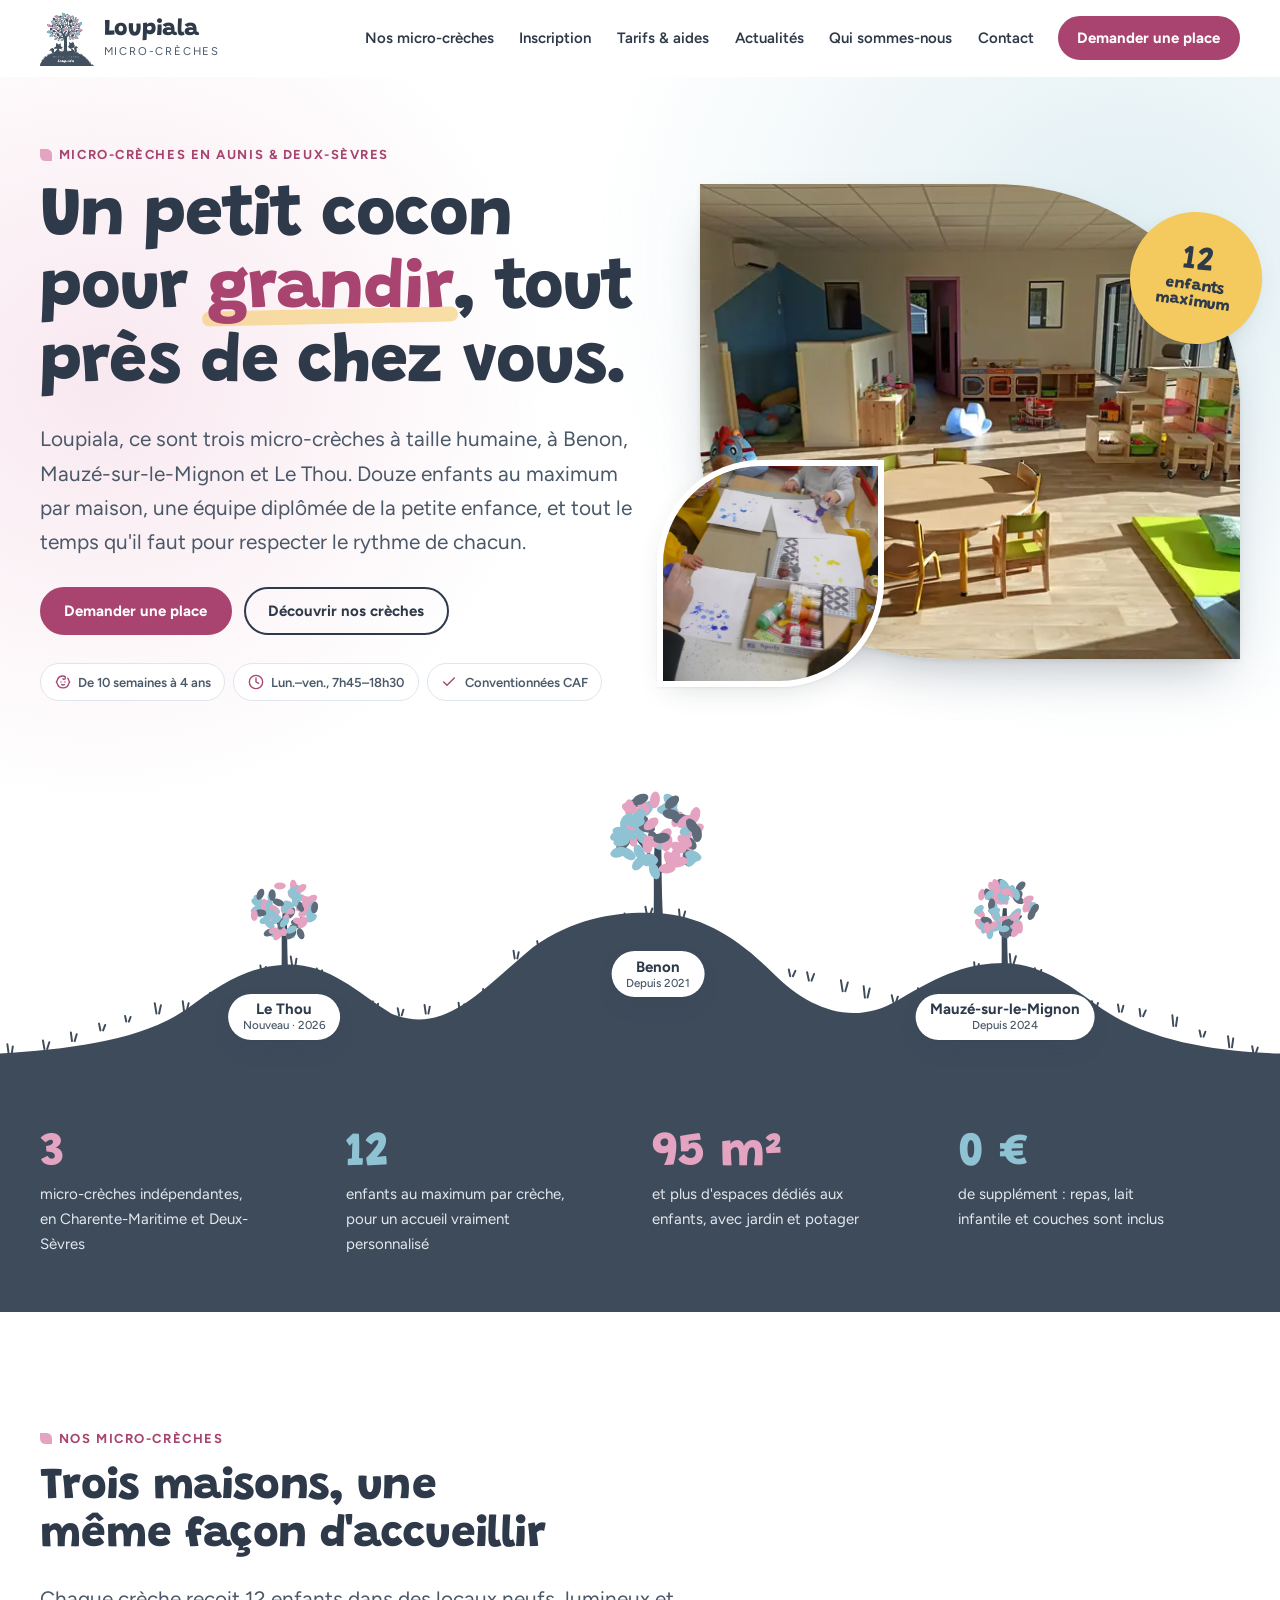
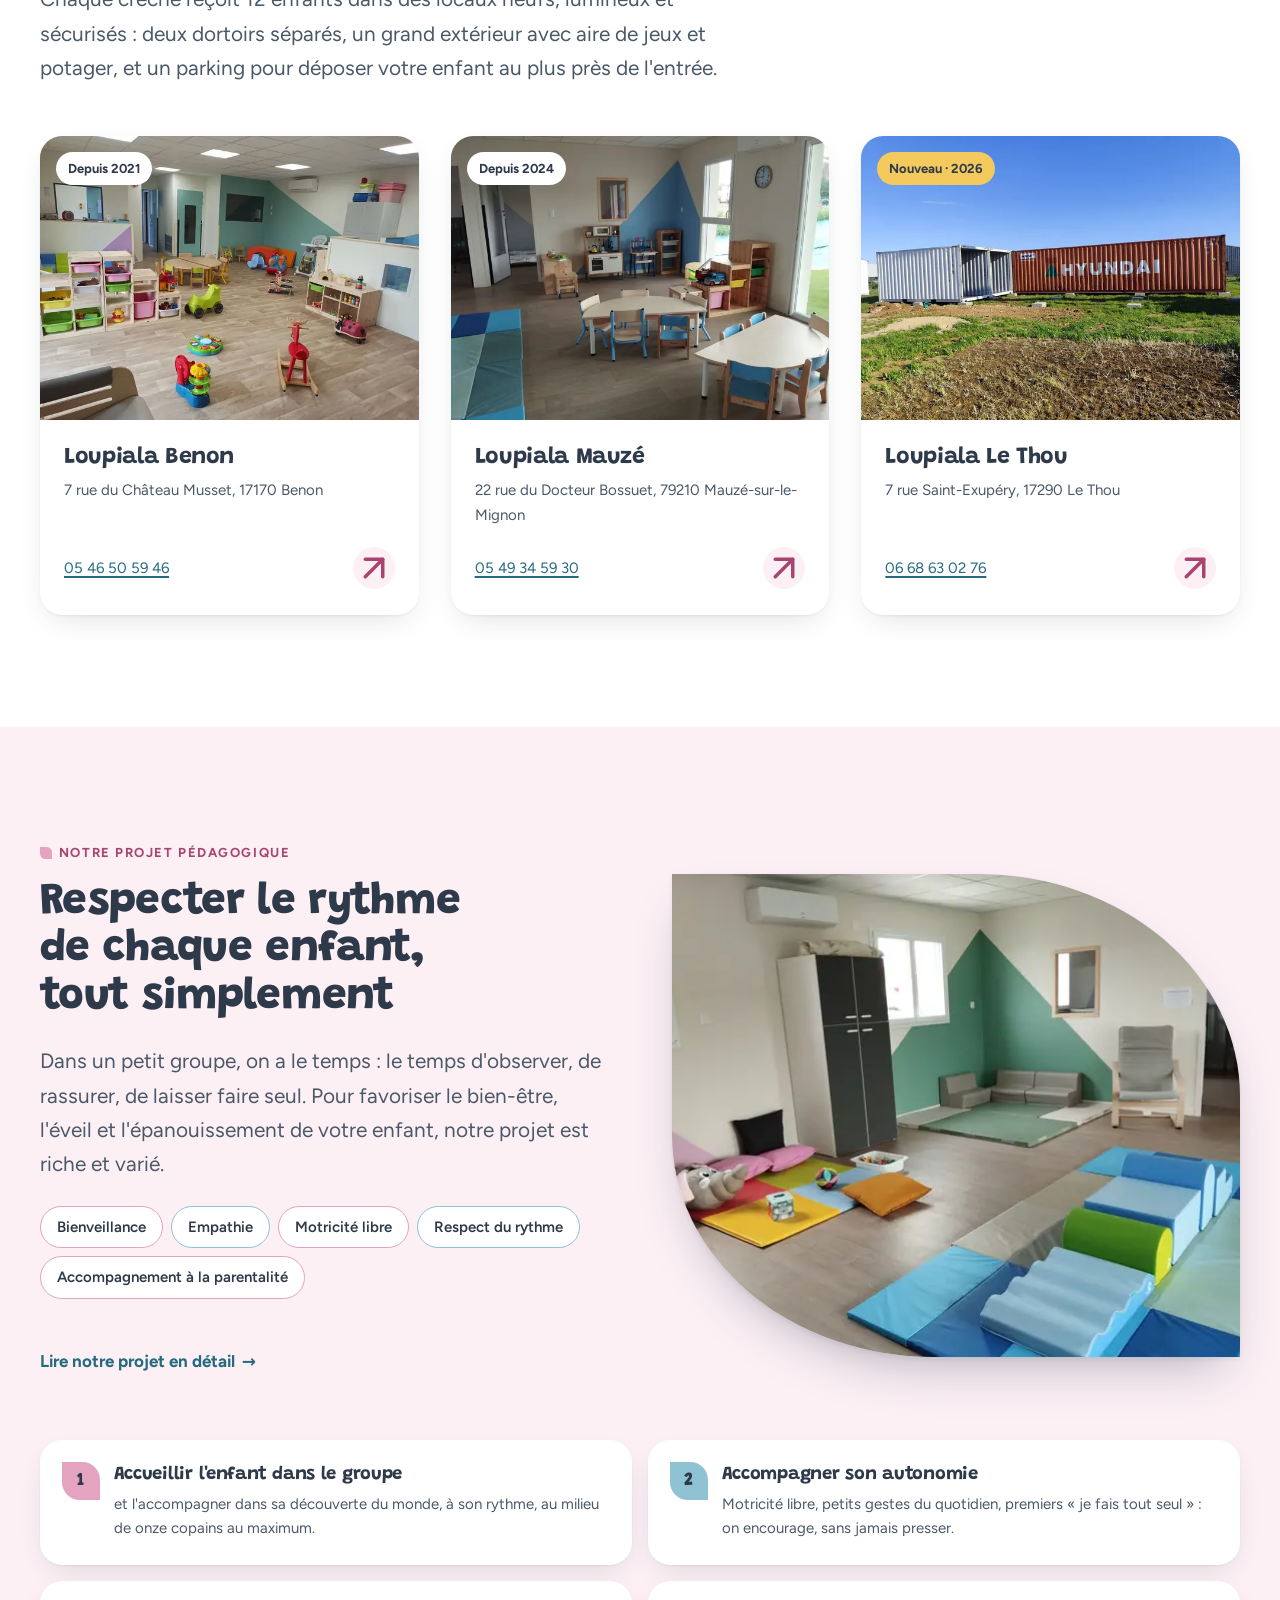
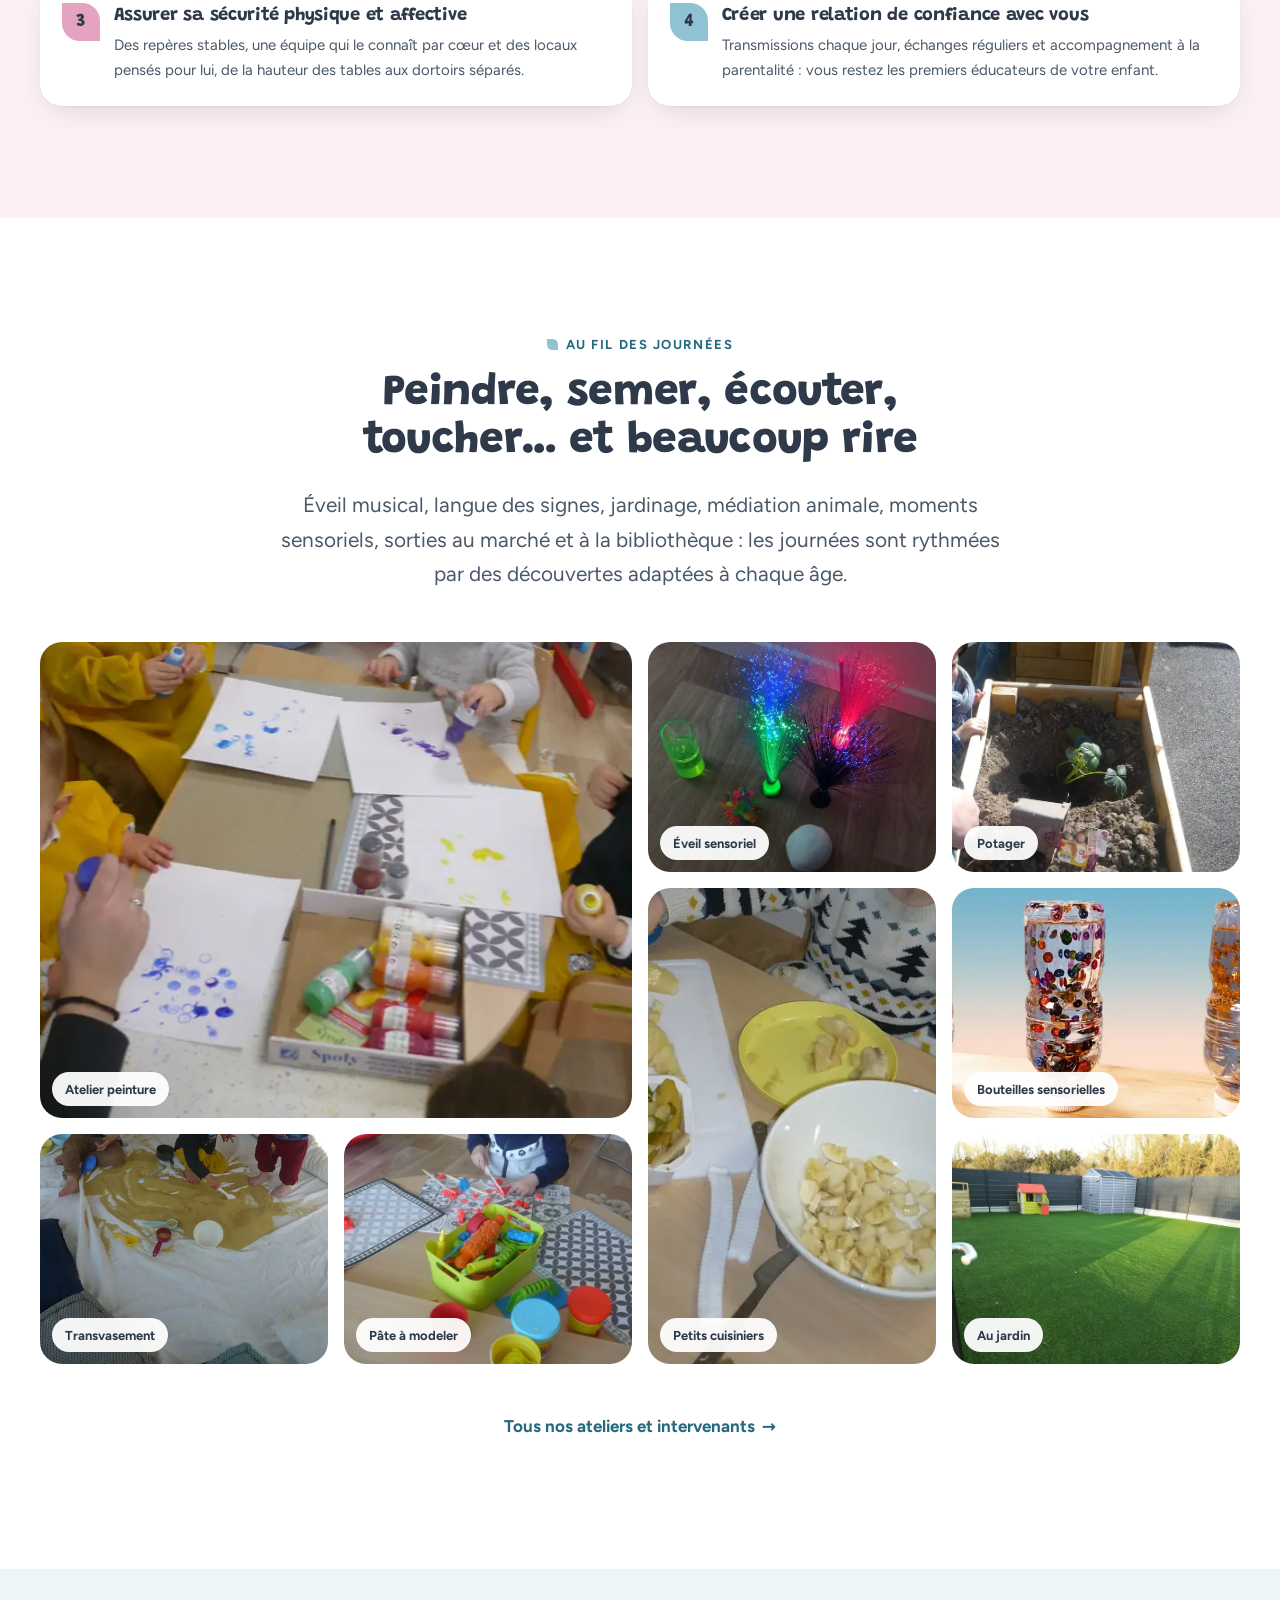
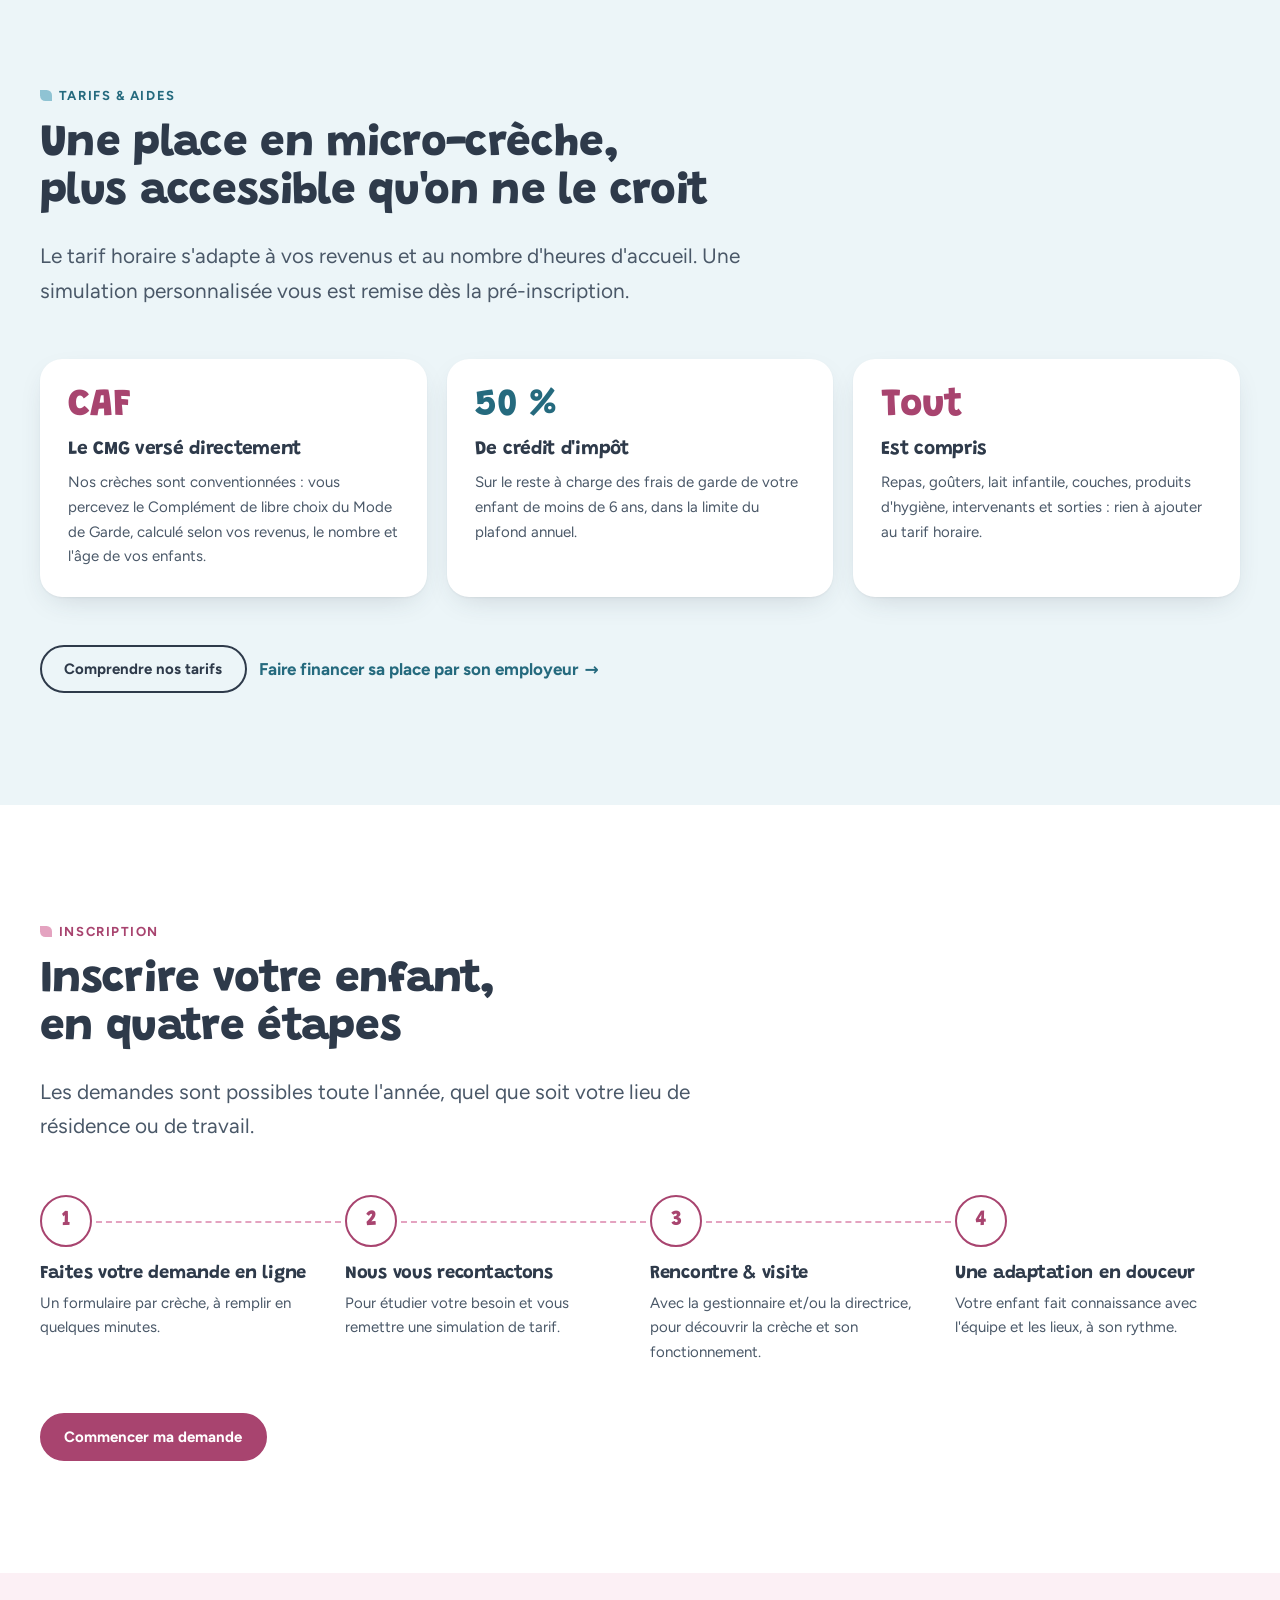
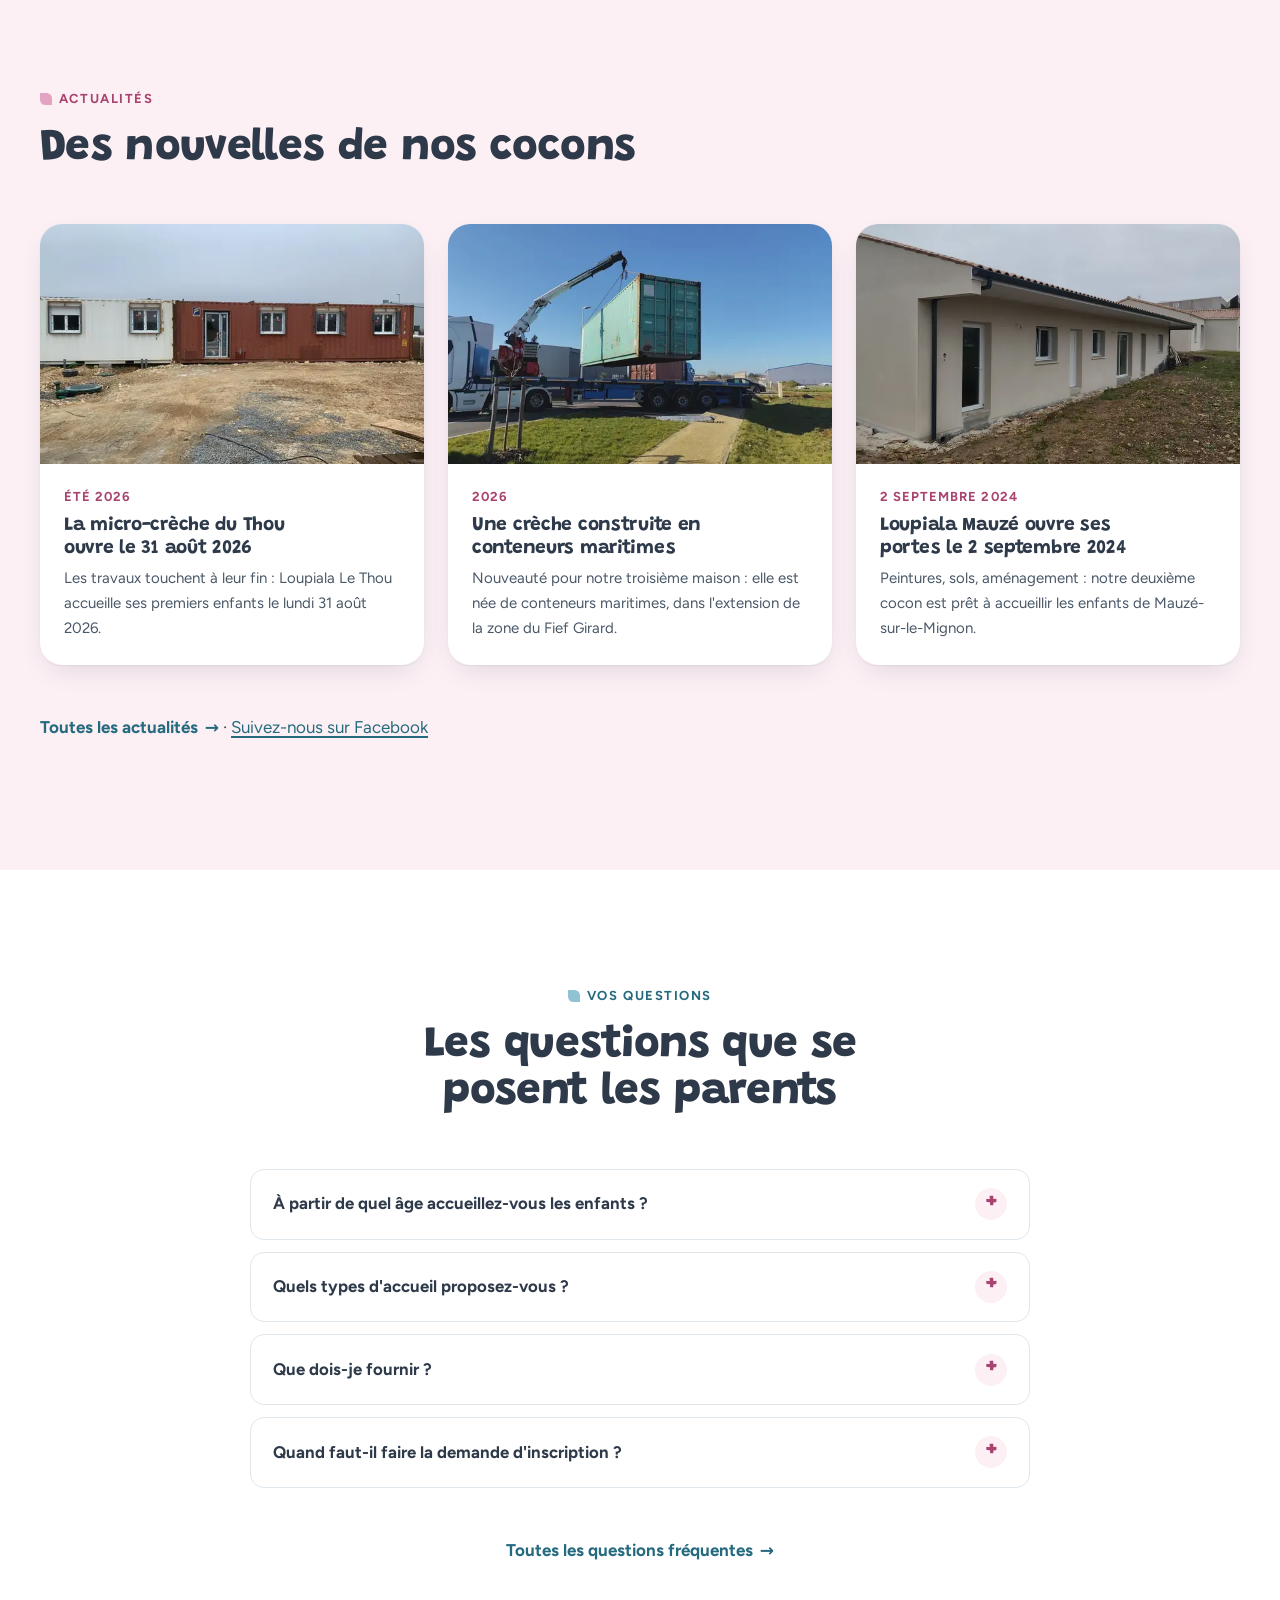
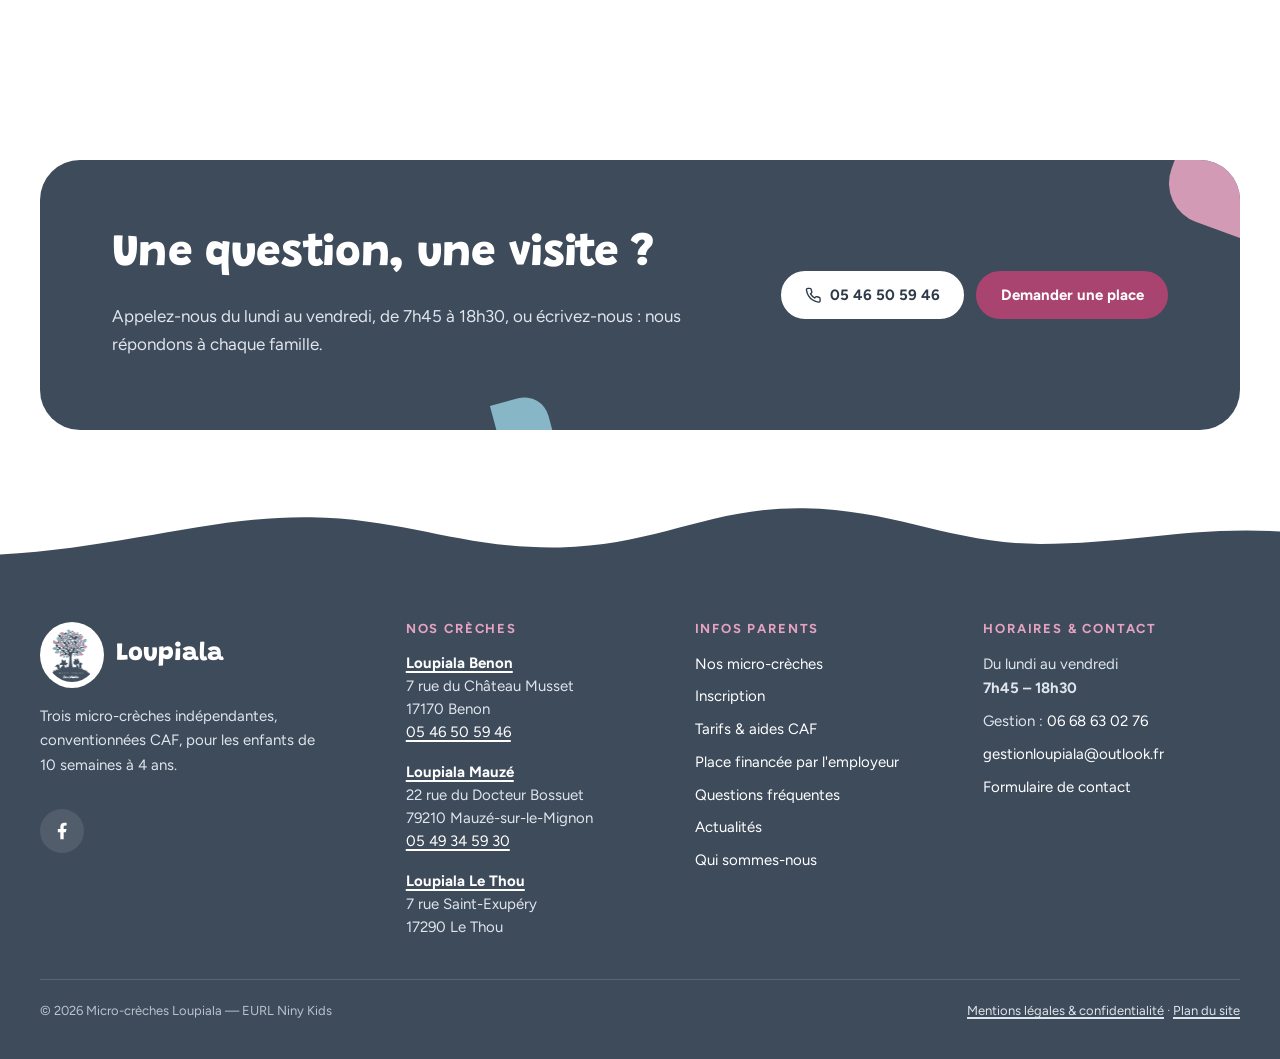
<file: index.html>
<!DOCTYPE html>
<html lang="fr">
<head>
  <meta charset="utf-8">
  <meta name="viewport" content="width=device-width, initial-scale=1">
  <title>Micro-crèches Loupiala · Benon, Mauzé-sur-le-Mignon, Le Thou</title>
  <meta name="description" content="Trois micro-crèches de 12 enfants à Benon, Mauzé-sur-le-Mignon et Le Thou. Accueil de 10 semaines à 4 ans, 7h45–18h30, repas et couches inclus.">
  <link rel="canonical" href="https://www.loupiala.fr/">
  <meta name="theme-color" content="#3e4b5b">

  <!-- Open Graph / Twitter -->
  <meta property="og:type" content="website">
  <meta property="og:locale" content="fr_FR">
  <meta property="og:site_name" content="Micro-crèches Loupiala">
  <meta property="og:title" content="Micro-crèches Loupiala · Benon, Mauzé-sur-le-Mignon, Le Thou">
  <meta property="og:description" content="Trois micro-crèches de 12 enfants à Benon, Mauzé-sur-le-Mignon et Le Thou. Accueil de 10 semaines à 4 ans, 7h45–18h30, repas et couches inclus.">
  <meta property="og:url" content="https://www.loupiala.fr/">
  <meta property="og:image" content="https://www.loupiala.fr/assets/img/og-loupiala.jpg">
  <meta property="og:image:width" content="1200">
  <meta property="og:image:height" content="630">
  <meta name="twitter:card" content="summary_large_image">
  <meta name="twitter:title" content="Micro-crèches Loupiala · Benon, Mauzé-sur-le-Mignon, Le Thou">
  <meta name="twitter:description" content="Trois micro-crèches de 12 enfants à Benon, Mauzé-sur-le-Mignon et Le Thou. Accueil de 10 semaines à 4 ans, 7h45–18h30, repas et couches inclus.">
  <meta name="twitter:image" content="https://www.loupiala.fr/assets/img/og-loupiala.jpg">

  <!-- Icônes -->
  <link rel="icon" type="image/png" sizes="48x48" href="assets/img/favicon-48.png">
  <link rel="apple-touch-icon" href="assets/img/apple-touch-icon.png">

  <!-- Polices auto-hébergées + styles -->
  <link rel="preload" href="assets/fonts/grandstander-latin.woff2" as="font" type="font/woff2" crossorigin>
  <link rel="preload" href="assets/fonts/figtree-latin.woff2" as="font" type="font/woff2" crossorigin>
  <link rel="preload" as="image" href="assets/img/benon-espace-de-vie.webp" imagesrcset="assets/img/benon-espace-de-vie-640.webp 640w, assets/img/benon-espace-de-vie.webp 1200w" imagesizes="(max-width: 900px) 90vw, 45vw" fetchpriority="high">
  <link rel="stylesheet" href="assets/css/style.css">
  <script>document.documentElement.classList.add('js')</script>
  <script src="assets/js/main.js" defer></script>
  <script type="application/ld+json">{"@context":"https://schema.org","@graph":[{"@type":"Organization","@id":"https://www.loupiala.fr/#organisation","name":"Micro-crèches Loupiala","legalName":"EURL Niny Kids","url":"https://www.loupiala.fr/","logo":"https://www.loupiala.fr/assets/img/logo-loupiala.png","email":"gestionloupiala@outlook.fr","telephone":"+33668630276","founder":{"@type":"Person","name":"Virginie Dupire"},"sameAs":["https://www.facebook.com/p/Micro-cr%C3%A8che-Loupiala-Le-Thou-Benon-Mauz%C3%A9-sur-le-Mignon-100063482651501/"],"address":{"@type":"PostalAddress","streetAddress":"4 rue des Marchands","postalCode":"17540","addressLocality":"Vérines","addressCountry":"FR"}},{"@type":"WebSite","@id":"https://www.loupiala.fr/#site","url":"https://www.loupiala.fr/","name":"Micro-crèches Loupiala","inLanguage":"fr-FR","publisher":{"@id":"https://www.loupiala.fr/#organisation"}},{"@type":"ChildCare","@id":"https://www.loupiala.fr/micro-creche-benon.html#creche","name":"Micro-crèche Loupiala Benon","url":"https://www.loupiala.fr/micro-creche-benon.html","image":"https://www.loupiala.fr/assets/img/benon-salle-de-vie.webp","telephone":"+33546505946","email":"gestionloupiala@outlook.fr","priceRange":"Tarif horaire selon revenus — CMG CAF","address":{"@type":"PostalAddress","streetAddress":"7 rue du Château Musset","postalCode":"17170","addressLocality":"Benon","addressRegion":"Nouvelle-Aquitaine","addressCountry":"FR"},"geo":{"@type":"GeoCoordinates","latitude":46.2035,"longitude":-0.8158},"openingHoursSpecification":[{"@type":"OpeningHoursSpecification","dayOfWeek":["Monday","Tuesday","Wednesday","Thursday","Friday"],"opens":"07:45","closes":"18:30"}],"foundingDate":"2021-01-18","areaServed":[{"@type":"City","name":"Benon"},{"@type":"City","name":"Courçon"},{"@type":"City","name":"Saint-Sauveur-d'Aunis"},{"@type":"City","name":"Ferrières"},{"@type":"City","name":"La Laigne"},{"@type":"City","name":"Cramchaban"},{"@type":"City","name":"Saint-Jean-de-Liversay"},{"@type":"City","name":"Nuaillé-d'Aunis"},{"@type":"City","name":"La Ronde"}],"parentOrganization":{"@id":"https://www.loupiala.fr/#organisation"}},{"@type":"ChildCare","@id":"https://www.loupiala.fr/micro-creche-mauze-sur-le-mignon.html#creche","name":"Micro-crèche Loupiala Mauzé","url":"https://www.loupiala.fr/micro-creche-mauze-sur-le-mignon.html","image":"https://www.loupiala.fr/assets/img/mauze-espace-de-vie.webp","telephone":"+33549345930","email":"gestionloupiala@outlook.fr","priceRange":"Tarif horaire selon revenus — CMG CAF","address":{"@type":"PostalAddress","streetAddress":"22 rue du Docteur Bossuet","postalCode":"79210","addressLocality":"Mauzé-sur-le-Mignon","addressRegion":"Nouvelle-Aquitaine","addressCountry":"FR"},"geo":{"@type":"GeoCoordinates","latitude":46.2001,"longitude":-0.6716},"openingHoursSpecification":[{"@type":"OpeningHoursSpecification","dayOfWeek":["Monday","Tuesday","Wednesday","Thursday","Friday"],"opens":"07:45","closes":"18:30"}],"foundingDate":"2024-09-02","areaServed":[{"@type":"City","name":"Mauzé-sur-le-Mignon"},{"@type":"City","name":"Prin-Deyrançon"},{"@type":"City","name":"Usseau"},{"@type":"City","name":"Le Bourdet"},{"@type":"City","name":"Priaires"},{"@type":"City","name":"Saint-Hilaire-la-Palud"},{"@type":"City","name":"La Grève-sur-Mignon"},{"@type":"City","name":"Saint-Georges-de-Rex"},{"@type":"City","name":"Épannes"}],"parentOrganization":{"@id":"https://www.loupiala.fr/#organisation"}},{"@type":"ChildCare","@id":"https://www.loupiala.fr/micro-creche-le-thou.html#creche","name":"Micro-crèche Loupiala Le Thou","url":"https://www.loupiala.fr/micro-creche-le-thou.html","image":"https://www.loupiala.fr/assets/img/le-thou-conteneurs.webp","telephone":"+33668630276","email":"gestionloupiala@outlook.fr","priceRange":"Tarif horaire selon revenus — CMG CAF","address":{"@type":"PostalAddress","streetAddress":"7 rue Saint-Exupéry","postalCode":"17290","addressLocality":"Le Thou","addressRegion":"Nouvelle-Aquitaine","addressCountry":"FR"},"geo":{"@type":"GeoCoordinates","latitude":46.0967,"longitude":-0.9443},"openingHoursSpecification":[{"@type":"OpeningHoursSpecification","dayOfWeek":["Monday","Tuesday","Wednesday","Thursday","Friday"],"opens":"07:45","closes":"18:30"}],"foundingDate":"2026-08-31","areaServed":[{"@type":"City","name":"Le Thou"},{"@type":"City","name":"Aigrefeuille-d'Aunis"},{"@type":"City","name":"Landrais"},{"@type":"City","name":"Ardillières"},{"@type":"City","name":"Ciré-d'Aunis"},{"@type":"City","name":"Forges"},{"@type":"City","name":"Chambon"},{"@type":"City","name":"Surgères"},{"@type":"City","name":"Virson"}],"parentOrganization":{"@id":"https://www.loupiala.fr/#organisation"}}]}</script>
</head>
<body>
  <a class="skip-link" href="#contenu">Aller au contenu</a>
  <header class="site-header">
    <div class="wrap site-header__inner">
      <a class="marque" href="index.html" aria-label="Micro-crèches Loupiala — accueil">
        <img src="assets/img/logo-loupiala.webp" width="210" height="215" alt="" decoding="async">
        <span class="marque__texte"><span class="marque__nom">Loupiala</span><span class="marque__sous">Micro-crèches</span></span>
      </a>
      <button class="burger" type="button" aria-expanded="false" aria-controls="nav-principale">
        <span class="visually-hidden">Menu</span><svg class="icone-ouvrir" viewBox="0 0 24 24" fill="none" stroke="currentColor" stroke-width="2" stroke-linecap="round" stroke-linejoin="round" aria-hidden="true" focusable="false"><path d="M4 6h16M4 12h16M4 18h16"/></svg><svg class="icone-fermer" viewBox="0 0 24 24" fill="none" stroke="currentColor" stroke-width="2" stroke-linecap="round" stroke-linejoin="round" aria-hidden="true" focusable="false"><path d="M18 6 6 18M6 6l12 12"/></svg>
      </button>
      <nav class="nav" id="nav-principale" aria-label="Navigation principale">
        <ul class="nav__liste">
          <li class="nav__item--deroulant"><a class="nav__lien" href="micro-creches.html">Nos micro-crèches</a>
            <ul class="nav__sous"><li><a href="micro-creche-benon.html">Benon</a></li><li><a href="micro-creche-mauze-sur-le-mignon.html">Mauzé-sur-le-Mignon</a></li><li><a href="micro-creche-le-thou.html">Le Thou</a></li></ul></li>
          <li><a class="nav__lien" href="inscription.html">Inscription</a></li>
          <li><a class="nav__lien" href="tarifs-aides-caf.html">Tarifs &amp; aides</a></li>
          <li><a class="nav__lien" href="actualites.html">Actualités</a></li>
          <li><a class="nav__lien" href="qui-sommes-nous.html">Qui sommes-nous</a></li>
          <li><a class="nav__lien" href="contact.html">Contact</a></li>
        </ul>
        <a class="btn nav__cta" href="inscription.html">Demander une place</a>
      </nav>
    </div>
  </header>

  <main id="contenu">

    <!-- ===== Héros : la colline aux trois cocons ===== -->
    <section class="hero" aria-labelledby="titre-accueil">
      <div class="feuilles" aria-hidden="true"><span></span><span></span><span></span><span></span><span></span><span></span><span></span></div>
      <div class="wrap hero__grille">
        <div>
          <p class="surtitre">Micro-crèches en Aunis &amp; Deux-Sèvres</p>
          <h1 id="titre-accueil">Un petit cocon pour <em>grandir</em>, tout près de chez vous.</h1>
          <p class="chapo">Loupiala, ce sont trois micro-crèches à taille humaine, à Benon, Mauzé-sur-le-Mignon et Le Thou. Douze enfants au maximum par maison, une équipe diplômée de la petite enfance, et tout le temps qu'il faut pour respecter le rythme de chacun.</p>
          <div class="btn-groupe">
            <a class="btn" href="inscription.html">Demander une place</a>
            <a class="btn btn--contour" href="micro-creches.html">Découvrir nos crèches</a>
          </div>
          <ul class="hero__puces">
            <li><svg viewBox="0 0 24 24" fill="none" stroke="currentColor" stroke-width="2" stroke-linecap="round" stroke-linejoin="round" aria-hidden="true" focusable="false"><path d="M9 12h.01M15 12h.01"/><path d="M10 16c.5.3 1.2.5 2 .5s1.5-.2 2-.5"/><path d="M19 6.3a9 9 0 0 1 1.8 3.9 2 2 0 0 1 0 3.6 9 9 0 0 1-17.6 0 2 2 0 0 1 0-3.6A9 9 0 0 1 12 3c2 0 3.5 1.1 3.5 2.5s-.9 2.5-2 2.5c-.8 0-1.5-.4-1.5-1"/></svg> De 10 semaines à 4 ans</li>
            <li><svg viewBox="0 0 24 24" fill="none" stroke="currentColor" stroke-width="2" stroke-linecap="round" stroke-linejoin="round" aria-hidden="true" focusable="false"><circle cx="12" cy="12" r="10"/><path d="M12 6v6l4 2"/></svg> Lun.–ven., 7h45–18h30</li>
            <li><svg viewBox="0 0 24 24" fill="none" stroke="currentColor" stroke-width="2" stroke-linecap="round" stroke-linejoin="round" aria-hidden="true" focusable="false"><path d="M20 6 9 17l-5-5"/></svg> Conventionnées CAF</li>
          </ul>
        </div>
        <div class="hero__visuel">
          <div class="hero__photo"><img src="assets/img/benon-espace-de-vie.webp" srcset="assets/img/benon-espace-de-vie-640.webp 640w, assets/img/benon-espace-de-vie.webp 1200w" sizes="(max-width: 900px) 90vw, 45vw" width="1200" height="901" alt="Espace de vie de la micro-crèche Loupiala : tables basses, coin lecture et jeux d'éveil baignés de lumière" fetchpriority="high" decoding="async"></div>
          <div class="hero__vignette"><img src="assets/img/atelier-peinture.webp" srcset="assets/img/atelier-peinture-640.webp 640w, assets/img/atelier-peinture.webp 1200w" sizes="200px" width="1200" height="1049" alt="Des enfants peignent pendant un atelier de la crèche" loading="lazy" decoding="async"></div>
          <p class="hero__badge"><span><strong>12</strong>enfants<br>maximum</span></p>
        </div>
      </div>
      <div class="colline" role="navigation" aria-label="Nos trois micro-crèches">
        <svg viewBox="0 -120 1440 342" preserveAspectRatio="xMidYMax meet" aria-hidden="true" focusable="false">
      <path d="M10 192 l-1.7 -12.4 M13 192 l1.4 -10.0 M50 185 l-1.7 -9.7 M53 185 l2.5 -7.8 M81 176 l-1.3 -9.8 M84 176 l2.3 -7.8 M113 164 l-1.6 -7.7 M116 164 l2.4 -6.2 M142 154 l-1.3 -6.4 M145 154 l1.9 -5.1 M176 145 l-1.9 -11.7 M179 145 l2.0 -9.3 M207 142 l-1.4 -10.8 M210 142 l2.2 -8.7 M238 134 l-1.6 -12.4 M241 134 l1.7 -9.9 M268 115 l-1.8 -8.3 M271 115 l1.6 -6.7 M294 99 l-1.1 -8.1 M297 99 l2.1 -6.5 M329 93 l-1.9 -12.1 M332 93 l1.5 -9.7 M358 104 l-1.6 -9.6 M361 104 l1.4 -7.6 M393 129 l-1.6 -6.4 M396 129 l1.7 -5.1 M421 144 l-1.5 -12.5 M424 144 l1.3 -10.0 M449 147 l-1.6 -8.0 M452 147 l1.8 -6.4 M479 145 l-1.4 -9.7 M482 145 l1.5 -7.8 M517 142 l-1.1 -9.2 M520 142 l2.3 -7.4 M545 127 l-1.5 -9.6 M548 127 l2.4 -7.7 M579 83 l-1.3 -8.8 M582 83 l1.5 -7.0 M606 72 l-1.7 -8.5 M609 72 l1.8 -6.8 M640 65 l-1.9 -12.1 M643 65 l2.6 -9.7 M662 56 l-1.8 -8.8 M665 56 l1.2 -7.1 M704 40 l-1.4 -7.5 M707 40 l1.3 -6.0 M728 35 l-1.9 -10.2 M731 35 l2.8 -8.1 M765 40 l-1.1 -12.2 M768 40 l2.8 -9.8 M794 59 l-2.0 -7.9 M797 59 l1.5 -6.3 M817 78 l-1.4 -6.0 M820 78 l1.5 -4.8 M856 100 l-1.3 -9.4 M859 100 l1.5 -7.5 M889 103 l-1.6 -7.6 M892 103 l2.8 -6.1 M910 108 l-2.0 -9.4 M913 108 l2.8 -7.5 M948 120 l-2.0 -12.5 M951 120 l2.8 -10.0 M973 127 l-1.4 -12.8 M976 127 l2.4 -10.2 M1005 132 l-1.8 -7.6 M1008 132 l2.1 -6.0 M1034 128 l-1.3 -11.4 M1037 128 l2.4 -9.1 M1070 111 l-1.9 -6.2 M1073 111 l2.8 -5.0 M1097 98 l-1.1 -10.8 M1100 98 l1.1 -8.7 M1137 90 l-1.0 -12.0 M1140 90 l2.9 -9.6 M1166 103 l-1.8 -8.9 M1169 103 l2.5 -7.1 M1199 126 l-1.8 -8.8 M1202 126 l1.8 -7.0 M1230 141 l-1.6 -9.9 M1233 141 l2.2 -7.9 M1259 143 l-1.3 -8.3 M1262 143 l1.8 -6.7 M1283 148 l-1.0 -8.2 M1286 148 l3.0 -6.5 M1320 159 l-1.1 -12.1 M1323 159 l1.4 -9.7 M1351 171 l-1.5 -6.9 M1354 171 l2.1 -5.6 M1383 183 l-1.5 -12.6 M1386 183 l1.4 -10.1 M1410 189 l-1.3 -7.2 M1413 189 l2.0 -5.7 " stroke="#3e4b5b" stroke-width="2.2" stroke-linecap="round" fill="none"/>
      <g><path d="M317.7 96.0 C318.4 68.6 316.9 49.1 319.2 29.6 L321.6 29.6 C322.3 49.1 321.6 68.6 323.1 96.0 Z M320.0 53.0 L302.8 31.2 M320.8 60.8 L338.7 37.4" fill="#3e4b5b" stroke="#3e4b5b" stroke-width="2.0" stroke-linecap="round"/><ellipse cx="342.9" cy="29.6" rx="6.6" ry="3.9" transform="rotate(112 342.9 29.6)" fill="#e4a3c0"/><ellipse cx="350.6" cy="37.6" rx="6.6" ry="3.9" transform="rotate(147 350.6 37.6)" fill="#8fc3d3"/><ellipse cx="296.7" cy="27.3" rx="6.6" ry="3.9" transform="rotate(170 296.7 27.3)" fill="#e4a3c0"/><ellipse cx="316.8" cy="43.8" rx="6.6" ry="3.9" transform="rotate(257 316.8 43.8)" fill="#8fc3d3"/><ellipse cx="333.4" cy="44.3" rx="6.6" ry="3.9" transform="rotate(212 333.4 44.3)" fill="#5d6b7b"/><ellipse cx="329.8" cy="12.7" rx="6.6" ry="3.9" transform="rotate(30 329.8 12.7)" fill="#e4a3c0"/><ellipse cx="326.0" cy="55.5" rx="6.6" ry="3.9" transform="rotate(213 326.0 55.5)" fill="#8fc3d3"/><ellipse cx="297.6" cy="22.4" rx="6.6" ry="3.9" transform="rotate(85 297.6 22.4)" fill="#e4a3c0"/><ellipse cx="309.1" cy="55.4" rx="6.6" ry="3.9" transform="rotate(4 309.1 55.4)" fill="#8fc3d3"/><ellipse cx="329.1" cy="51.6" rx="6.6" ry="3.9" transform="rotate(257 329.1 51.6)" fill="#5d6b7b"/><ellipse cx="341.2" cy="31.2" rx="6.6" ry="3.9" transform="rotate(319 341.2 31.2)" fill="#e4a3c0"/><ellipse cx="309.4" cy="28.3" rx="6.6" ry="3.9" transform="rotate(220 309.4 28.3)" fill="#8fc3d3"/><ellipse cx="338.8" cy="25.1" rx="6.6" ry="3.9" transform="rotate(325 338.8 25.1)" fill="#e4a3c0"/><ellipse cx="348.9" cy="32.7" rx="6.6" ry="3.9" transform="rotate(291 348.9 32.7)" fill="#8fc3d3"/><ellipse cx="337.5" cy="24.4" rx="6.6" ry="3.9" transform="rotate(60 337.5 24.4)" fill="#5d6b7b"/><ellipse cx="330.2" cy="1.0" rx="6.6" ry="3.9" transform="rotate(263 330.2 1.0)" fill="#e4a3c0"/><ellipse cx="350.7" cy="29.6" rx="6.6" ry="3.9" transform="rotate(155 350.7 29.6)" fill="#8fc3d3"/><ellipse cx="319.1" cy="53.8" rx="6.6" ry="3.9" transform="rotate(9 319.1 53.8)" fill="#e4a3c0"/><ellipse cx="349.9" cy="21.2" rx="6.6" ry="3.9" transform="rotate(127 349.9 21.2)" fill="#8fc3d3"/><ellipse cx="320.9" cy="28.8" rx="6.6" ry="3.9" transform="rotate(240 320.9 28.8)" fill="#5d6b7b"/><ellipse cx="344.3" cy="22.7" rx="6.6" ry="3.9" transform="rotate(245 344.3 22.7)" fill="#e4a3c0"/><ellipse cx="288.4" cy="27.9" rx="6.6" ry="3.9" transform="rotate(156 288.4 27.9)" fill="#8fc3d3"/><ellipse cx="350.8" cy="16.0" rx="6.6" ry="3.9" transform="rotate(153 350.8 16.0)" fill="#e4a3c0"/><ellipse cx="329.2" cy="9.2" rx="6.6" ry="3.9" transform="rotate(81 329.2 9.2)" fill="#8fc3d3"/><ellipse cx="327.5" cy="31.7" rx="6.6" ry="3.9" transform="rotate(298 327.5 31.7)" fill="#5d6b7b"/><ellipse cx="335.8" cy="41.2" rx="6.6" ry="3.9" transform="rotate(198 335.8 41.2)" fill="#e4a3c0"/><ellipse cx="303.2" cy="44.5" rx="6.6" ry="3.9" transform="rotate(38 303.2 44.5)" fill="#8fc3d3"/><ellipse cx="309.6" cy="38.5" rx="6.6" ry="3.9" transform="rotate(206 309.6 38.5)" fill="#e4a3c0"/><ellipse cx="288.7" cy="20.3" rx="6.6" ry="3.9" transform="rotate(35 288.7 20.3)" fill="#8fc3d3"/><ellipse cx="353.9" cy="25.7" rx="6.6" ry="3.9" transform="rotate(279 353.9 25.7)" fill="#5d6b7b"/><ellipse cx="300.9" cy="22.1" rx="6.6" ry="3.9" transform="rotate(310 300.9 22.1)" fill="#e4a3c0"/><ellipse cx="305.2" cy="12.2" rx="6.6" ry="3.9" transform="rotate(110 305.2 12.2)" fill="#8fc3d3"/><ellipse cx="303.0" cy="26.4" rx="6.6" ry="3.9" transform="rotate(346 303.0 26.4)" fill="#e4a3c0"/><ellipse cx="290.3" cy="17.2" rx="6.6" ry="3.9" transform="rotate(53 290.3 17.2)" fill="#8fc3d3"/><ellipse cx="338.2" cy="55.1" rx="6.6" ry="3.9" transform="rotate(249 338.2 55.1)" fill="#5d6b7b"/><ellipse cx="312.6" cy="56.9" rx="6.6" ry="3.9" transform="rotate(131 312.6 56.9)" fill="#e4a3c0"/><ellipse cx="337.3" cy="14.8" rx="6.6" ry="3.9" transform="rotate(183 337.3 14.8)" fill="#8fc3d3"/><ellipse cx="321.3" cy="39.3" rx="6.6" ry="3.9" transform="rotate(287 321.3 39.3)" fill="#e4a3c0"/><ellipse cx="332.3" cy="18.3" rx="6.6" ry="3.9" transform="rotate(273 332.3 18.3)" fill="#8fc3d3"/><ellipse cx="302.9" cy="53.8" rx="6.6" ry="3.9" transform="rotate(156 302.9 53.8)" fill="#5d6b7b"/><ellipse cx="324.9" cy="29.6" rx="6.6" ry="3.9" transform="rotate(12 324.9 29.6)" fill="#e4a3c0"/><ellipse cx="302.5" cy="23.7" rx="6.6" ry="3.9" transform="rotate(291 302.5 23.7)" fill="#8fc3d3"/><ellipse cx="308.8" cy="52.1" rx="6.6" ry="3.9" transform="rotate(356 308.8 52.1)" fill="#e4a3c0"/><ellipse cx="290.2" cy="30.8" rx="6.6" ry="3.9" transform="rotate(62 290.2 30.8)" fill="#8fc3d3"/><ellipse cx="306.3" cy="11.7" rx="6.6" ry="3.9" transform="rotate(88 306.3 11.7)" fill="#5d6b7b"/><ellipse cx="317.7" cy="51.3" rx="6.6" ry="3.9" transform="rotate(224 317.7 51.3)" fill="#e4a3c0"/><ellipse cx="301.8" cy="33.9" rx="6.6" ry="3.9" transform="rotate(177 301.8 33.9)" fill="#8fc3d3"/><ellipse cx="308.3" cy="29.0" rx="6.6" ry="3.9" transform="rotate(227 308.3 29.0)" fill="#e4a3c0"/><ellipse cx="329.8" cy="9.7" rx="6.6" ry="3.9" transform="rotate(202 329.8 9.7)" fill="#8fc3d3"/><ellipse cx="326.8" cy="56.1" rx="6.6" ry="3.9" transform="rotate(135 326.8 56.1)" fill="#5d6b7b"/><ellipse cx="340.6" cy="43.8" rx="6.6" ry="3.9" transform="rotate(139 340.6 43.8)" fill="#e4a3c0"/><ellipse cx="328.0" cy="50.5" rx="6.6" ry="3.9" transform="rotate(332 328.0 50.5)" fill="#8fc3d3"/><ellipse cx="309.1" cy="37.3" rx="6.6" ry="3.9" transform="rotate(302 309.1 37.3)" fill="#e4a3c0"/><ellipse cx="334.7" cy="6.8" rx="6.6" ry="3.9" transform="rotate(87 334.7 6.8)" fill="#8fc3d3"/><ellipse cx="316.6" cy="44.3" rx="6.6" ry="3.9" transform="rotate(112 316.6 44.3)" fill="#5d6b7b"/><ellipse cx="344.9" cy="17.0" rx="6.6" ry="3.9" transform="rotate(202 344.9 17.0)" fill="#e4a3c0"/><ellipse cx="298.3" cy="40.0" rx="6.6" ry="3.9" transform="rotate(160 298.3 40.0)" fill="#8fc3d3"/><ellipse cx="319.8" cy="26.0" rx="6.6" ry="3.9" transform="rotate(282 319.8 26.0)" fill="#e4a3c0"/><ellipse cx="320.9" cy="25.5" rx="6.6" ry="3.9" transform="rotate(282 320.9 25.5)" fill="#8fc3d3"/><ellipse cx="293.2" cy="31.7" rx="6.6" ry="3.9" transform="rotate(3 293.2 31.7)" fill="#5d6b7b"/><ellipse cx="339.0" cy="4.3" rx="6.6" ry="3.9" transform="rotate(323 339.0 4.3)" fill="#e4a3c0"/><ellipse cx="320.1" cy="42.3" rx="6.6" ry="3.9" transform="rotate(132 320.1 42.3)" fill="#8fc3d3"/><ellipse cx="286.1" cy="34.3" rx="6.6" ry="3.9" transform="rotate(270 286.1 34.3)" fill="#e4a3c0"/><ellipse cx="305.6" cy="32.1" rx="6.6" ry="3.9" transform="rotate(204 305.6 32.1)" fill="#8fc3d3"/><ellipse cx="292.9" cy="10.8" rx="6.6" ry="3.9" transform="rotate(113 292.9 10.8)" fill="#5d6b7b"/><ellipse cx="340.2" cy="40.3" rx="6.6" ry="3.9" transform="rotate(346 340.2 40.3)" fill="#e4a3c0"/><ellipse cx="324.6" cy="22.4" rx="6.6" ry="3.9" transform="rotate(208 324.6 22.4)" fill="#8fc3d3"/><ellipse cx="314.9" cy="1.4" rx="6.6" ry="3.9" transform="rotate(179 314.9 1.4)" fill="#e4a3c0"/><ellipse cx="310.4" cy="39.6" rx="6.6" ry="3.9" transform="rotate(328 310.4 39.6)" fill="#8fc3d3"/><ellipse cx="313.1" cy="20.0" rx="6.6" ry="3.9" transform="rotate(200 313.1 20.0)" fill="#5d6b7b"/></g><g><path d="M736.6 38.0 C737.8 0.4 735.5 -27.6 738.9 -55.6 L742.2 -55.6 C743.4 -27.6 742.2 0.4 744.5 38.0 Z M740.0 -22.0 L715.4 -53.4 M741.1 -10.8 L766.9 -44.4" fill="#3e4b5b" stroke="#3e4b5b" stroke-width="2.8" stroke-linecap="round"/><ellipse cx="747.8" cy="-55.6" rx="9.5" ry="5.6" transform="rotate(136 747.8 -55.6)" fill="#e4a3c0"/><ellipse cx="716.3" cy="-62.4" rx="9.5" ry="5.6" transform="rotate(13 716.3 -62.4)" fill="#8fc3d3"/><ellipse cx="773.6" cy="-38.5" rx="9.5" ry="5.6" transform="rotate(225 773.6 -38.5)" fill="#e4a3c0"/><ellipse cx="695.4" cy="-55.1" rx="9.5" ry="5.6" transform="rotate(341 695.4 -55.1)" fill="#8fc3d3"/><ellipse cx="773.5" cy="-30.0" rx="9.5" ry="5.6" transform="rotate(83 773.5 -30.0)" fill="#5d6b7b"/><ellipse cx="753.3" cy="-28.8" rx="9.5" ry="5.6" transform="rotate(64 753.3 -28.8)" fill="#e4a3c0"/><ellipse cx="755.1" cy="-85.1" rx="9.5" ry="5.6" transform="rotate(217 755.1 -85.1)" fill="#8fc3d3"/><ellipse cx="750.3" cy="-87.0" rx="9.5" ry="5.6" transform="rotate(144 750.3 -87.0)" fill="#e4a3c0"/><ellipse cx="723.5" cy="-52.0" rx="9.5" ry="5.6" transform="rotate(41 723.5 -52.0)" fill="#8fc3d3"/><ellipse cx="776.0" cy="-47.3" rx="9.5" ry="5.6" transform="rotate(46 776.0 -47.3)" fill="#5d6b7b"/><ellipse cx="773.2" cy="-68.0" rx="9.5" ry="5.6" transform="rotate(13 773.2 -68.0)" fill="#e4a3c0"/><ellipse cx="779.9" cy="-32.3" rx="9.5" ry="5.6" transform="rotate(198 779.9 -32.3)" fill="#8fc3d3"/><ellipse cx="710.5" cy="-64.4" rx="9.5" ry="5.6" transform="rotate(286 710.5 -64.4)" fill="#e4a3c0"/><ellipse cx="706.7" cy="-34.6" rx="9.5" ry="5.6" transform="rotate(216 706.7 -34.6)" fill="#8fc3d3"/><ellipse cx="719.6" cy="-73.1" rx="9.5" ry="5.6" transform="rotate(355 719.6 -73.1)" fill="#5d6b7b"/><ellipse cx="723.1" cy="-84.0" rx="9.5" ry="5.6" transform="rotate(125 723.1 -84.0)" fill="#e4a3c0"/><ellipse cx="738.7" cy="-47.1" rx="9.5" ry="5.6" transform="rotate(227 738.7 -47.1)" fill="#8fc3d3"/><ellipse cx="773.6" cy="-57.9" rx="9.5" ry="5.6" transform="rotate(116 773.6 -57.9)" fill="#e4a3c0"/><ellipse cx="736.3" cy="-15.3" rx="9.5" ry="5.6" transform="rotate(68 736.3 -15.3)" fill="#8fc3d3"/><ellipse cx="711.4" cy="-89.2" rx="9.5" ry="5.6" transform="rotate(141 711.4 -89.2)" fill="#5d6b7b"/><ellipse cx="753.4" cy="-87.9" rx="9.5" ry="5.6" transform="rotate(315 753.4 -87.9)" fill="#e4a3c0"/><ellipse cx="718.5" cy="-24.2" rx="9.5" ry="5.6" transform="rotate(130 718.5 -24.2)" fill="#8fc3d3"/><ellipse cx="750.5" cy="-46.6" rx="9.5" ry="5.6" transform="rotate(287 750.5 -46.6)" fill="#e4a3c0"/><ellipse cx="728.3" cy="-85.7" rx="9.5" ry="5.6" transform="rotate(301 728.3 -85.7)" fill="#8fc3d3"/><ellipse cx="735.4" cy="-51.4" rx="9.5" ry="5.6" transform="rotate(66 735.4 -51.4)" fill="#5d6b7b"/><ellipse cx="723.7" cy="-88.0" rx="9.5" ry="5.6" transform="rotate(55 723.7 -88.0)" fill="#e4a3c0"/><ellipse cx="698.5" cy="-59.1" rx="9.5" ry="5.6" transform="rotate(14 698.5 -59.1)" fill="#8fc3d3"/><ellipse cx="762.1" cy="-73.5" rx="9.5" ry="5.6" transform="rotate(300 762.1 -73.5)" fill="#e4a3c0"/><ellipse cx="773.5" cy="-61.4" rx="9.5" ry="5.6" transform="rotate(336 773.5 -61.4)" fill="#8fc3d3"/><ellipse cx="720.4" cy="-96.0" rx="9.5" ry="5.6" transform="rotate(157 720.4 -96.0)" fill="#5d6b7b"/><ellipse cx="733.1" cy="-48.5" rx="9.5" ry="5.6" transform="rotate(26 733.1 -48.5)" fill="#e4a3c0"/><ellipse cx="752.9" cy="-87.8" rx="9.5" ry="5.6" transform="rotate(165 752.9 -87.8)" fill="#8fc3d3"/><ellipse cx="710.9" cy="-51.9" rx="9.5" ry="5.6" transform="rotate(70 710.9 -51.9)" fill="#e4a3c0"/><ellipse cx="712.2" cy="-64.4" rx="9.5" ry="5.6" transform="rotate(274 712.2 -64.4)" fill="#8fc3d3"/><ellipse cx="727.6" cy="-64.3" rx="9.5" ry="5.6" transform="rotate(193 727.6 -64.3)" fill="#5d6b7b"/><ellipse cx="759.9" cy="-31.6" rx="9.5" ry="5.6" transform="rotate(274 759.9 -31.6)" fill="#e4a3c0"/><ellipse cx="731.2" cy="-26.4" rx="9.5" ry="5.6" transform="rotate(350 731.2 -26.4)" fill="#8fc3d3"/><ellipse cx="750.5" cy="-18.2" rx="9.5" ry="5.6" transform="rotate(175 750.5 -18.2)" fill="#e4a3c0"/><ellipse cx="719.4" cy="-36.2" rx="9.5" ry="5.6" transform="rotate(243 719.4 -36.2)" fill="#8fc3d3"/><ellipse cx="765.6" cy="-73.8" rx="9.5" ry="5.6" transform="rotate(360 765.6 -73.8)" fill="#5d6b7b"/><ellipse cx="763.1" cy="-41.9" rx="9.5" ry="5.6" transform="rotate(25 763.1 -41.9)" fill="#e4a3c0"/><ellipse cx="701.9" cy="-61.9" rx="9.5" ry="5.6" transform="rotate(117 701.9 -61.9)" fill="#8fc3d3"/><ellipse cx="708.1" cy="-69.5" rx="9.5" ry="5.6" transform="rotate(58 708.1 -69.5)" fill="#e4a3c0"/><ellipse cx="729.7" cy="-29.1" rx="9.5" ry="5.6" transform="rotate(359 729.7 -29.1)" fill="#8fc3d3"/><ellipse cx="701.1" cy="-46.1" rx="9.5" ry="5.6" transform="rotate(315 701.1 -46.1)" fill="#5d6b7b"/><ellipse cx="770.1" cy="-71.0" rx="9.5" ry="5.6" transform="rotate(142 770.1 -71.0)" fill="#e4a3c0"/><ellipse cx="707.0" cy="-56.6" rx="9.5" ry="5.6" transform="rotate(206 707.0 -56.6)" fill="#8fc3d3"/><ellipse cx="783.3" cy="-61.9" rx="9.5" ry="5.6" transform="rotate(147 783.3 -61.9)" fill="#e4a3c0"/><ellipse cx="716.7" cy="-74.3" rx="9.5" ry="5.6" transform="rotate(94 716.7 -74.3)" fill="#8fc3d3"/><ellipse cx="784.0" cy="-57.4" rx="9.5" ry="5.6" transform="rotate(85 784.0 -57.4)" fill="#5d6b7b"/><ellipse cx="732.5" cy="-68.3" rx="9.5" ry="5.6" transform="rotate(324 732.5 -68.3)" fill="#e4a3c0"/><ellipse cx="716.1" cy="-70.1" rx="9.5" ry="5.6" transform="rotate(170 716.1 -70.1)" fill="#8fc3d3"/><ellipse cx="781.9" cy="-78.1" rx="9.5" ry="5.6" transform="rotate(107 781.9 -78.1)" fill="#e4a3c0"/><ellipse cx="699.5" cy="-48.8" rx="9.5" ry="5.6" transform="rotate(345 699.5 -48.8)" fill="#8fc3d3"/><ellipse cx="778.8" cy="-65.9" rx="9.5" ry="5.6" transform="rotate(235 778.8 -65.9)" fill="#5d6b7b"/><ellipse cx="736.8" cy="-95.4" rx="9.5" ry="5.6" transform="rotate(96 736.8 -95.4)" fill="#e4a3c0"/><ellipse cx="748.5" cy="-83.9" rx="9.5" ry="5.6" transform="rotate(6 748.5 -83.9)" fill="#8fc3d3"/><ellipse cx="728.3" cy="-44.4" rx="9.5" ry="5.6" transform="rotate(263 728.3 -44.4)" fill="#e4a3c0"/><ellipse cx="719.2" cy="-76.7" rx="9.5" ry="5.6" transform="rotate(295 719.2 -76.7)" fill="#8fc3d3"/><ellipse cx="744.3" cy="-52.5" rx="9.5" ry="5.6" transform="rotate(170 744.3 -52.5)" fill="#5d6b7b"/><ellipse cx="770.3" cy="-48.8" rx="9.5" ry="5.6" transform="rotate(218 770.3 -48.8)" fill="#e4a3c0"/><ellipse cx="695.9" cy="-36.5" rx="9.5" ry="5.6" transform="rotate(342 695.9 -36.5)" fill="#8fc3d3"/><ellipse cx="708.0" cy="-86.5" rx="9.5" ry="5.6" transform="rotate(271 708.0 -86.5)" fill="#e4a3c0"/><ellipse cx="753.9" cy="-94.3" rx="9.5" ry="5.6" transform="rotate(229 753.9 -94.3)" fill="#8fc3d3"/><ellipse cx="756.0" cy="-92.7" rx="9.5" ry="5.6" transform="rotate(138 756.0 -92.7)" fill="#5d6b7b"/><ellipse cx="708.7" cy="-86.2" rx="9.5" ry="5.6" transform="rotate(199 708.7 -86.2)" fill="#e4a3c0"/><ellipse cx="778.4" cy="-28.9" rx="9.5" ry="5.6" transform="rotate(305 778.4 -28.9)" fill="#8fc3d3"/><ellipse cx="764.2" cy="-25.4" rx="9.5" ry="5.6" transform="rotate(343 764.2 -25.4)" fill="#e4a3c0"/><ellipse cx="705.0" cy="-72.7" rx="9.5" ry="5.6" transform="rotate(130 705.0 -72.7)" fill="#8fc3d3"/><ellipse cx="754.9" cy="-79.4" rx="9.5" ry="5.6" transform="rotate(188 754.9 -79.4)" fill="#5d6b7b"/></g><g><path d="M1127.7 94.0 C1128.4 66.6 1126.9 47.1 1129.2 27.6 L1131.6 27.6 C1132.3 47.1 1131.6 66.6 1133.1 94.0 Z M1130.0 51.0 L1112.8 29.2 M1130.8 58.8 L1148.7 35.4" fill="#3e4b5b" stroke="#3e4b5b" stroke-width="2.0" stroke-linecap="round"/><ellipse cx="1162.0" cy="27.7" rx="6.6" ry="3.9" transform="rotate(345 1162.0 27.7)" fill="#e4a3c0"/><ellipse cx="1158.5" cy="22.7" rx="6.6" ry="3.9" transform="rotate(37 1158.5 22.7)" fill="#8fc3d3"/><ellipse cx="1129.3" cy="17.0" rx="6.6" ry="3.9" transform="rotate(48 1129.3 17.0)" fill="#e4a3c0"/><ellipse cx="1117.1" cy="20.9" rx="6.6" ry="3.9" transform="rotate(79 1117.1 20.9)" fill="#8fc3d3"/><ellipse cx="1129.5" cy="11.3" rx="6.6" ry="3.9" transform="rotate(352 1129.5 11.3)" fill="#5d6b7b"/><ellipse cx="1104.5" cy="11.2" rx="6.6" ry="3.9" transform="rotate(103 1104.5 11.2)" fill="#e4a3c0"/><ellipse cx="1139.2" cy="47.2" rx="6.6" ry="3.9" transform="rotate(161 1139.2 47.2)" fill="#8fc3d3"/><ellipse cx="1104.1" cy="42.2" rx="6.6" ry="3.9" transform="rotate(153 1104.1 42.2)" fill="#e4a3c0"/><ellipse cx="1121.4" cy="47.9" rx="6.6" ry="3.9" transform="rotate(145 1121.4 47.9)" fill="#8fc3d3"/><ellipse cx="1137.3" cy="45.8" rx="6.6" ry="3.9" transform="rotate(340 1137.3 45.8)" fill="#5d6b7b"/><ellipse cx="1123.6" cy="15.0" rx="6.6" ry="3.9" transform="rotate(256 1123.6 15.0)" fill="#e4a3c0"/><ellipse cx="1130.6" cy="12.6" rx="6.6" ry="3.9" transform="rotate(52 1130.6 12.6)" fill="#8fc3d3"/><ellipse cx="1101.5" cy="44.4" rx="6.6" ry="3.9" transform="rotate(241 1101.5 44.4)" fill="#e4a3c0"/><ellipse cx="1117.2" cy="26.3" rx="6.6" ry="3.9" transform="rotate(128 1117.2 26.3)" fill="#8fc3d3"/><ellipse cx="1127.7" cy="-1.2" rx="6.6" ry="3.9" transform="rotate(38 1127.7 -1.2)" fill="#5d6b7b"/><ellipse cx="1122.2" cy="10.1" rx="6.6" ry="3.9" transform="rotate(264 1122.2 10.1)" fill="#e4a3c0"/><ellipse cx="1141.1" cy="34.0" rx="6.6" ry="3.9" transform="rotate(130 1141.1 34.0)" fill="#8fc3d3"/><ellipse cx="1116.3" cy="2.9" rx="6.6" ry="3.9" transform="rotate(62 1116.3 2.9)" fill="#e4a3c0"/><ellipse cx="1126.3" cy="39.5" rx="6.6" ry="3.9" transform="rotate(0 1126.3 39.5)" fill="#8fc3d3"/><ellipse cx="1136.3" cy="51.7" rx="6.6" ry="3.9" transform="rotate(87 1136.3 51.7)" fill="#5d6b7b"/><ellipse cx="1102.4" cy="32.0" rx="6.6" ry="3.9" transform="rotate(37 1102.4 32.0)" fill="#e4a3c0"/><ellipse cx="1138.2" cy="6.9" rx="6.6" ry="3.9" transform="rotate(100 1138.2 6.9)" fill="#8fc3d3"/><ellipse cx="1141.8" cy="12.5" rx="6.6" ry="3.9" transform="rotate(24 1141.8 12.5)" fill="#e4a3c0"/><ellipse cx="1126.7" cy="5.4" rx="6.6" ry="3.9" transform="rotate(77 1126.7 5.4)" fill="#8fc3d3"/><ellipse cx="1129.6" cy="55.4" rx="6.6" ry="3.9" transform="rotate(216 1129.6 55.4)" fill="#5d6b7b"/><ellipse cx="1142.4" cy="53.2" rx="6.6" ry="3.9" transform="rotate(307 1142.4 53.2)" fill="#e4a3c0"/><ellipse cx="1140.9" cy="47.1" rx="6.6" ry="3.9" transform="rotate(227 1140.9 47.1)" fill="#8fc3d3"/><ellipse cx="1113.0" cy="9.5" rx="6.6" ry="3.9" transform="rotate(170 1113.0 9.5)" fill="#e4a3c0"/><ellipse cx="1143.1" cy="39.4" rx="6.6" ry="3.9" transform="rotate(87 1143.1 39.4)" fill="#8fc3d3"/><ellipse cx="1148.2" cy="1.8" rx="6.6" ry="3.9" transform="rotate(316 1148.2 1.8)" fill="#5d6b7b"/><ellipse cx="1116.3" cy="14.7" rx="6.6" ry="3.9" transform="rotate(356 1116.3 14.7)" fill="#e4a3c0"/><ellipse cx="1162.0" cy="26.0" rx="6.6" ry="3.9" transform="rotate(108 1162.0 26.0)" fill="#8fc3d3"/><ellipse cx="1130.2" cy="39.0" rx="6.6" ry="3.9" transform="rotate(347 1130.2 39.0)" fill="#e4a3c0"/><ellipse cx="1108.0" cy="48.8" rx="6.6" ry="3.9" transform="rotate(113 1108.0 48.8)" fill="#8fc3d3"/><ellipse cx="1111.5" cy="10.5" rx="6.6" ry="3.9" transform="rotate(248 1111.5 10.5)" fill="#5d6b7b"/><ellipse cx="1146.6" cy="48.5" rx="6.6" ry="3.9" transform="rotate(80 1146.6 48.5)" fill="#e4a3c0"/><ellipse cx="1133.5" cy="7.3" rx="6.6" ry="3.9" transform="rotate(125 1133.5 7.3)" fill="#8fc3d3"/><ellipse cx="1120.4" cy="7.1" rx="6.6" ry="3.9" transform="rotate(345 1120.4 7.1)" fill="#e4a3c0"/><ellipse cx="1139.9" cy="35.9" rx="6.6" ry="3.9" transform="rotate(328 1139.9 35.9)" fill="#8fc3d3"/><ellipse cx="1145.8" cy="12.8" rx="6.6" ry="3.9" transform="rotate(297 1145.8 12.8)" fill="#5d6b7b"/><ellipse cx="1120.8" cy="36.8" rx="6.6" ry="3.9" transform="rotate(40 1120.8 36.8)" fill="#e4a3c0"/><ellipse cx="1113.7" cy="54.7" rx="6.6" ry="3.9" transform="rotate(95 1113.7 54.7)" fill="#8fc3d3"/><ellipse cx="1120.5" cy="-0.0" rx="6.6" ry="3.9" transform="rotate(250 1120.5 -0.0)" fill="#e4a3c0"/><ellipse cx="1129.8" cy="-0.3" rx="6.6" ry="3.9" transform="rotate(45 1129.8 -0.3)" fill="#8fc3d3"/><ellipse cx="1115.5" cy="22.2" rx="6.6" ry="3.9" transform="rotate(99 1115.5 22.2)" fill="#5d6b7b"/><ellipse cx="1116.4" cy="45.4" rx="6.6" ry="3.9" transform="rotate(165 1116.4 45.4)" fill="#e4a3c0"/><ellipse cx="1127.2" cy="11.3" rx="6.6" ry="3.9" transform="rotate(300 1127.2 11.3)" fill="#8fc3d3"/><ellipse cx="1114.7" cy="46.6" rx="6.6" ry="3.9" transform="rotate(173 1114.7 46.6)" fill="#e4a3c0"/><ellipse cx="1121.1" cy="34.9" rx="6.6" ry="3.9" transform="rotate(89 1121.1 34.9)" fill="#8fc3d3"/><ellipse cx="1146.0" cy="17.3" rx="6.6" ry="3.9" transform="rotate(27 1146.0 17.3)" fill="#5d6b7b"/><ellipse cx="1142.5" cy="47.8" rx="6.6" ry="3.9" transform="rotate(239 1142.5 47.8)" fill="#e4a3c0"/><ellipse cx="1106.0" cy="45.2" rx="6.6" ry="3.9" transform="rotate(102 1106.0 45.2)" fill="#8fc3d3"/><ellipse cx="1126.0" cy="18.7" rx="6.6" ry="3.9" transform="rotate(0 1126.0 18.7)" fill="#e4a3c0"/><ellipse cx="1126.8" cy="15.2" rx="6.6" ry="3.9" transform="rotate(226 1126.8 15.2)" fill="#8fc3d3"/><ellipse cx="1109.6" cy="40.2" rx="6.6" ry="3.9" transform="rotate(18 1109.6 40.2)" fill="#5d6b7b"/><ellipse cx="1110.4" cy="48.4" rx="6.6" ry="3.9" transform="rotate(92 1110.4 48.4)" fill="#e4a3c0"/><ellipse cx="1143.7" cy="32.2" rx="6.6" ry="3.9" transform="rotate(307 1143.7 32.2)" fill="#8fc3d3"/><ellipse cx="1132.6" cy="8.0" rx="6.6" ry="3.9" transform="rotate(0 1132.6 8.0)" fill="#e4a3c0"/><ellipse cx="1113.0" cy="11.5" rx="6.6" ry="3.9" transform="rotate(131 1113.0 11.5)" fill="#8fc3d3"/><ellipse cx="1163.9" cy="27.4" rx="6.6" ry="3.9" transform="rotate(305 1163.9 27.4)" fill="#5d6b7b"/><ellipse cx="1156.8" cy="16.7" rx="6.6" ry="3.9" transform="rotate(335 1156.8 16.7)" fill="#e4a3c0"/><ellipse cx="1118.7" cy="29.4" rx="6.6" ry="3.9" transform="rotate(347 1118.7 29.4)" fill="#8fc3d3"/><ellipse cx="1146.7" cy="47.0" rx="6.6" ry="3.9" transform="rotate(92 1146.7 47.0)" fill="#e4a3c0"/><ellipse cx="1143.5" cy="11.2" rx="6.6" ry="3.9" transform="rotate(259 1143.5 11.2)" fill="#8fc3d3"/><ellipse cx="1133.8" cy="42.7" rx="6.6" ry="3.9" transform="rotate(348 1133.8 42.7)" fill="#5d6b7b"/><ellipse cx="1142.3" cy="35.9" rx="6.6" ry="3.9" transform="rotate(148 1142.3 35.9)" fill="#e4a3c0"/><ellipse cx="1129.2" cy="49.7" rx="6.6" ry="3.9" transform="rotate(177 1129.2 49.7)" fill="#8fc3d3"/><ellipse cx="1154.7" cy="25.0" rx="6.6" ry="3.9" transform="rotate(113 1154.7 25.0)" fill="#e4a3c0"/><ellipse cx="1101.2" cy="28.1" rx="6.6" ry="3.9" transform="rotate(319 1101.2 28.1)" fill="#8fc3d3"/><ellipse cx="1160.5" cy="33.6" rx="6.6" ry="3.9" transform="rotate(115 1160.5 33.6)" fill="#5d6b7b"/></g>
      <path d="M0,190 C80,185 160,175 210,140 C250,110 280,92 320,90 C370,88 400,120 440,145 C500,170 540,120 600,70 C650,35 700,30 740,32 C790,35 830,60 870,100 C910,140 960,160 1010,130 C1060,100 1090,88 1130,88 C1170,90 1200,110 1240,140 C1300,180 1380,188 1440,190 L1440,222 L0,222 Z" fill="#3e4b5b"/>
    </svg>
        <a class="colline__repere colline__repere--1" href="micro-creche-le-thou.html">Le Thou <small>Nouveau · 2026</small></a>
        <a class="colline__repere colline__repere--2" href="micro-creche-benon.html">Benon <small>Depuis 2021</small></a>
        <a class="colline__repere colline__repere--3" href="micro-creche-mauze-sur-le-mignon.html">Mauzé-sur-le-Mignon <small>Depuis 2024</small></a>
      </div>
    </section>

    <!-- ===== Chiffres clés, posés sur la colline ===== -->
    <section class="bande-colline" aria-label="Loupiala en chiffres">
      <div class="wrap">
        <ul class="bande-villes">
          <li><a href="micro-creche-benon.html">Benon</a></li>
          <li><a href="micro-creche-mauze-sur-le-mignon.html">Mauzé-sur-le-Mignon</a></li>
          <li><a href="micro-creche-le-thou.html">Le Thou</a></li>
        </ul>
        <ul class="chiffres">
          <li><strong>3</strong><span>micro-crèches indépendantes, en Charente-Maritime et Deux-Sèvres</span></li>
          <li><strong>12</strong><span>enfants au maximum par crèche, pour un accueil vraiment personnalisé</span></li>
          <li><strong>95&nbsp;m²</strong><span>et plus d'espaces dédiés aux enfants, avec jardin et potager</span></li>
          <li><strong>0&nbsp;€</strong><span>de supplément : repas, lait infantile et couches sont inclus</span></li>
        </ul>
      </div>
    </section>

    <!-- ===== Les trois crèches ===== -->
    <section class="section" aria-labelledby="titre-cocons">
      <div class="wrap">
        <div class="entete-section">
          <p class="surtitre">Nos micro-crèches</p>
          <h2 id="titre-cocons">Trois maisons, une même façon d'accueillir</h2>
          <p class="chapo">Chaque crèche reçoit 12 enfants dans des locaux neufs, lumineux et sécurisés : deux dortoirs séparés, un grand extérieur avec aire de jeux et potager, et un parking pour déposer votre enfant au plus près de l'entrée.</p>
        </div>
        <div class="cocons">
        <article class="cocon reveal">
          <div class="cocon__photo"><img src="assets/img/benon-salle-de-vie.webp" srcset="assets/img/benon-salle-de-vie-640.webp 640w, assets/img/benon-salle-de-vie.webp 1200w" sizes="(max-width: 900px) 100vw, 33vw" width="1200" height="901" alt="Salle de vie lumineuse de la micro-crèche Loupiala à Benon, avec coin jeux et mobilier à hauteur d'enfant" loading="lazy" decoding="async"></div>
          <span class="cocon__etiquette">Depuis 2021</span>
          <div class="cocon__corps">
            <h3><a href="micro-creche-benon.html">Loupiala Benon</a></h3>
            <address>7 rue du Château Musset, 17170 Benon</address>
            <div class="cocon__pied">
              <a href="tel:+33546505946">05 46 50 59 46</a>
              <span class="cocon__fleche" aria-hidden="true"><svg viewBox="0 0 24 24" fill="none" stroke="currentColor" stroke-width="2" stroke-linecap="round" stroke-linejoin="round" aria-hidden="true" focusable="false"><path d="M7 7h10v10"/><path d="M7 17 17 7"/></svg></span>
            </div>
          </div>
        </article>
        <article class="cocon reveal">
          <div class="cocon__photo"><img src="assets/img/mauze-espace-de-vie.webp" srcset="assets/img/mauze-espace-de-vie-640.webp 640w, assets/img/mauze-espace-de-vie.webp 1200w" sizes="(max-width: 900px) 100vw, 33vw" width="1200" height="904" alt="Espace de vie de la micro-crèche Loupiala à Mauzé-sur-le-Mignon : tables basses, cuisine d'imitation et tapis de motricité" loading="lazy" decoding="async"></div>
          <span class="cocon__etiquette">Depuis 2024</span>
          <div class="cocon__corps">
            <h3><a href="micro-creche-mauze-sur-le-mignon.html">Loupiala Mauzé</a></h3>
            <address>22 rue du Docteur Bossuet, 79210 Mauzé-sur-le-Mignon</address>
            <div class="cocon__pied">
              <a href="tel:+33549345930">05 49 34 59 30</a>
              <span class="cocon__fleche" aria-hidden="true"><svg viewBox="0 0 24 24" fill="none" stroke="currentColor" stroke-width="2" stroke-linecap="round" stroke-linejoin="round" aria-hidden="true" focusable="false"><path d="M7 7h10v10"/><path d="M7 17 17 7"/></svg></span>
            </div>
          </div>
        </article>
        <article class="cocon reveal">
          <div class="cocon__photo"><img src="assets/img/le-thou-conteneurs.webp" srcset="assets/img/le-thou-conteneurs-640.webp 640w, assets/img/le-thou-conteneurs.webp 1200w" sizes="(max-width: 900px) 100vw, 33vw" width="1200" height="900" alt="Construction de la micro-crèche Loupiala au Thou à partir de conteneurs maritimes" loading="lazy" decoding="async"></div>
          <span class="cocon__etiquette cocon__etiquette--nouveau">Nouveau · 2026</span>
          <div class="cocon__corps">
            <h3><a href="micro-creche-le-thou.html">Loupiala Le Thou</a></h3>
            <address>7 rue Saint-Exupéry, 17290 Le Thou</address>
            <div class="cocon__pied">
              <a href="tel:+33668630276">06 68 63 02 76</a>
              <span class="cocon__fleche" aria-hidden="true"><svg viewBox="0 0 24 24" fill="none" stroke="currentColor" stroke-width="2" stroke-linecap="round" stroke-linejoin="round" aria-hidden="true" focusable="false"><path d="M7 7h10v10"/><path d="M7 17 17 7"/></svg></span>
            </div>
          </div>
        </article>
        </div>
      </div>
    </section>

    <!-- ===== Projet pédagogique ===== -->
    <section class="section section--rose" aria-labelledby="titre-projet">
      <div class="wrap">
        <div class="duo">
          <div class="reveal">
            <p class="surtitre">Notre projet pédagogique</p>
            <h2 id="titre-projet">Respecter le rythme de chaque enfant, tout simplement</h2>
            <p class="chapo">Dans un petit groupe, on a le temps : le temps d'observer, de rassurer, de laisser faire seul. Pour favoriser le bien-être, l'éveil et l'épanouissement de votre enfant, notre projet est riche et varié.</p>
            <ul class="pastilles" aria-label="Nos valeurs">
              <li>Bienveillance</li><li>Empathie</li><li>Motricité libre</li><li>Respect du rythme</li><li>Accompagnement à la parentalité</li>
            </ul>
            <p class="mt-l"><a class="lien-fleche" href="micro-creches.html#projet">Lire notre projet en détail</a></p>
          </div>
          <div class="duo__photo reveal"><img src="assets/img/mauze-motricite.webp" srcset="assets/img/mauze-motricite-640.webp 640w, assets/img/mauze-motricite.webp 1200w" sizes="(max-width: 860px) 100vw, 50vw" width="1200" height="904" alt="Espace de motricité avec modules en mousse colorés et fresque murale aux montagnes" loading="lazy" decoding="async"></div>
        </div>
        <div class="mt-l"><ol class="axes"><li class="reveal"><h3>Accueillir l'enfant dans le groupe</h3><p>et l'accompagner dans sa découverte du monde, à son rythme, au milieu de onze copains au maximum.</p></li><li class="reveal"><h3>Accompagner son autonomie</h3><p>Motricité libre, petits gestes du quotidien, premiers « je fais tout seul » : on encourage, sans jamais presser.</p></li><li class="reveal"><h3>Assurer sa sécurité physique et affective</h3><p>Des repères stables, une équipe qui le connaît par cœur et des locaux pensés pour lui, de la hauteur des tables aux dortoirs séparés.</p></li><li class="reveal"><h3>Créer une relation de confiance avec vous</h3><p>Transmissions chaque jour, échanges réguliers et accompagnement à la parentalité : vous restez les premiers éducateurs de votre enfant.</p></li></ol></div>
      </div>
    </section>

    <!-- ===== Activités ===== -->
    <section class="section" aria-labelledby="titre-activites">
      <div class="wrap">
        <div class="entete-section entete-section--centre">
          <p class="surtitre surtitre--lagon">Au fil des journées</p>
          <h2 id="titre-activites">Peindre, semer, écouter, toucher… et beaucoup rire</h2>
          <p class="chapo">Éveil musical, langue des signes, jardinage, médiation animale, moments sensoriels, sorties au marché et à la bibliothèque : les journées sont rythmées par des découvertes adaptées à chaque âge.</p>
        </div>
        <div class="mosaique reveal">
          <figure><img src="assets/img/atelier-peinture.webp" srcset="assets/img/atelier-peinture-640.webp 640w, assets/img/atelier-peinture.webp 1200w" sizes="(max-width: 860px) 100vw, 50vw" width="1200" height="1049" alt="Enfants concentrés sur un atelier peinture" loading="lazy" decoding="async"><figcaption>Atelier peinture</figcaption></figure>
          <figure><img src="assets/img/eveil-sensoriel-lumieres.webp" srcset="assets/img/eveil-sensoriel-lumieres-640.webp 640w, assets/img/eveil-sensoriel-lumieres.webp 1200w" sizes="(max-width: 860px) 50vw, 25vw" width="1200" height="932" alt="Lampes à fibres optiques pour un moment sensoriel" loading="lazy" decoding="async"><figcaption>Éveil sensoriel</figcaption></figure>
          <figure><img src="assets/img/atelier-potager.webp" srcset="assets/img/atelier-potager-640.webp 640w, assets/img/atelier-potager.webp 1200w" sizes="(max-width: 860px) 50vw, 25vw" width="1200" height="1985" alt="Les enfants jardinent dans le bac du potager" loading="lazy" decoding="async"><figcaption>Potager</figcaption></figure>
          <figure><img src="assets/img/atelier-cuisine.webp" srcset="assets/img/atelier-cuisine-640.webp 640w, assets/img/atelier-cuisine.webp 1200w" sizes="(max-width: 860px) 50vw, 25vw" width="1200" height="987" alt="Atelier cuisine autour d'une salade de fruits" loading="lazy" decoding="async"><figcaption>Petits cuisiniers</figcaption></figure>
          <figure><img src="assets/img/bouteilles-sensorielles.webp" srcset="assets/img/bouteilles-sensorielles-640.webp 640w, assets/img/bouteilles-sensorielles.webp 1200w" sizes="(max-width: 860px) 50vw, 25vw" width="1200" height="554" alt="Bouteilles sensorielles fabriquées par l'équipe" loading="lazy" decoding="async"><figcaption>Bouteilles sensorielles</figcaption></figure>
          <figure><img src="assets/img/atelier-transvasement.webp" srcset="assets/img/atelier-transvasement-640.webp 640w, assets/img/atelier-transvasement.webp 1200w" sizes="(max-width: 860px) 50vw, 25vw" width="1200" height="857" alt="Jeux de transvasement avec de la semoule" loading="lazy" decoding="async"><figcaption>Transvasement</figcaption></figure>
          <figure><img src="assets/img/atelier-pate-a-modeler.webp" srcset="assets/img/atelier-pate-a-modeler-640.webp 640w, assets/img/atelier-pate-a-modeler.webp 1200w" sizes="(max-width: 860px) 50vw, 25vw" width="1200" height="1006" alt="Pâte à modeler et emporte-pièces colorés" loading="lazy" decoding="async"><figcaption>Pâte à modeler</figcaption></figure>
          <figure><img src="assets/img/benon-jardin.webp" srcset="assets/img/benon-jardin-640.webp 640w, assets/img/benon-jardin.webp 1200w" sizes="(max-width: 860px) 50vw, 25vw" width="1200" height="901" alt="Le jardin engazonné de la crèche de Benon" loading="lazy" decoding="async"><figcaption>Au jardin</figcaption></figure>
        </div>
        <p class="centre mt-l"><a class="lien-fleche" href="micro-creches.html#ateliers">Tous nos ateliers et intervenants</a></p>
      </div>
    </section>

    <!-- ===== Tarifs & aides ===== -->
    <section class="section section--lagon" aria-labelledby="titre-tarifs">
      <div class="wrap">
        <div class="entete-section">
          <p class="surtitre surtitre--lagon">Tarifs &amp; aides</p>
          <h2 id="titre-tarifs">Une place en micro-crèche, plus accessible qu'on ne le croit</h2>
          <p class="chapo">Le tarif horaire s'adapte à vos revenus et au nombre d'heures d'accueil. Une simulation personnalisée vous est remise dès la pré-inscription.</p>
        </div>
        <div class="cartes">
          <div class="carte reveal"><p class="carte__chiffre">CAF</p><h3>Le CMG versé directement</h3><p>Nos crèches sont conventionnées : vous percevez le Complément de libre choix du Mode de Garde, calculé selon vos revenus, le nombre et l'âge de vos enfants.</p></div>
          <div class="carte reveal"><p class="carte__chiffre">50&nbsp;%</p><h3>De crédit d'impôt</h3><p>Sur le reste à charge des frais de garde de votre enfant de moins de 6 ans, dans la limite du plafond annuel.</p></div>
          <div class="carte reveal"><p class="carte__chiffre">Tout</p><h3>Est compris</h3><p>Repas, goûters, lait infantile, couches, produits d'hygiène, intervenants et sorties : rien à ajouter au tarif horaire.</p></div>
        </div>
        <div class="btn-groupe mt-l">
          <a class="btn btn--contour" href="tarifs-aides-caf.html">Comprendre nos tarifs</a>
          <a class="lien-fleche" href="tarifs-aides-caf.html#employeur" style="align-self:center">Faire financer sa place par son employeur</a>
        </div>
      </div>
    </section>

    <!-- ===== Inscription ===== -->
    <section class="section" aria-labelledby="titre-inscription">
      <div class="wrap">
        <div class="entete-section">
          <p class="surtitre">Inscription</p>
          <h2 id="titre-inscription">Inscrire votre enfant, en quatre étapes</h2>
          <p class="chapo">Les demandes sont possibles toute l'année, quel que soit votre lieu de résidence ou de travail.</p>
        </div>
        <ol class="etapes">
          <li class="reveal"><h3>Faites votre demande en ligne</h3><p>Un formulaire par crèche, à remplir en quelques minutes.</p></li>
          <li class="reveal"><h3>Nous vous recontactons</h3><p>Pour étudier votre besoin et vous remettre une simulation de tarif.</p></li>
          <li class="reveal"><h3>Rencontre &amp; visite</h3><p>Avec la gestionnaire et/ou la directrice, pour découvrir la crèche et son fonctionnement.</p></li>
          <li class="reveal"><h3>Une adaptation en douceur</h3><p>Votre enfant fait connaissance avec l'équipe et les lieux, à son rythme.</p></li>
        </ol>
        <div class="btn-groupe mt-l"><a class="btn" href="inscription.html">Commencer ma demande</a></div>
      </div>
    </section>

    <!-- ===== Actualités ===== -->
    <section class="section section--rose" aria-labelledby="titre-actus">
      <div class="wrap">
        <div class="entete-section">
          <p class="surtitre">Actualités</p>
          <h2 id="titre-actus">Des nouvelles de nos cocons</h2>
        </div>
        <div class="actus">
        <article class="actu reveal">
          <div class="actu__photo"><img src="assets/img/le-thou-chantier.webp" srcset="assets/img/le-thou-chantier-640.webp 640w, assets/img/le-thou-chantier.webp 1200w" sizes="(max-width: 900px) 100vw, 33vw" width="1200" height="675" alt="Le bâtiment en conteneurs de la crèche du Thou prend forme" loading="lazy" decoding="async"></div>
          <div class="actu__corps">
            <time datetime="2026-08-31">Été 2026</time>
            <h3><a href="actualites.html#ouverture-le-thou">La micro-crèche du Thou ouvre le 31 août 2026</a></h3>
            <p>Les travaux touchent à leur fin : Loupiala Le Thou accueille ses premiers enfants le lundi 31 août 2026.</p>
          </div>
        </article>
        <article class="actu reveal">
          <div class="actu__photo"><img src="assets/img/le-thou-conteneur-livraison.webp" srcset="assets/img/le-thou-conteneur-livraison-640.webp 640w, assets/img/le-thou-conteneur-livraison.webp 1200w" sizes="(max-width: 900px) 100vw, 33vw" width="1200" height="675" alt="Livraison d'un conteneur maritime par camion-grue sur le terrain du Thou" loading="lazy" decoding="async"></div>
          <div class="actu__corps">
            <time datetime="2026">2026</time>
            <h3><a href="actualites.html#construction-le-thou">Une crèche construite en conteneurs maritimes</a></h3>
            <p>Nouveauté pour notre troisième maison : elle est née de conteneurs maritimes, dans l'extension de la zone du Fief Girard.</p>
          </div>
        </article>
        <article class="actu reveal">
          <div class="actu__photo"><img src="assets/img/mauze-facade.webp" srcset="assets/img/mauze-facade-640.webp 640w, assets/img/mauze-facade.webp 1200w" sizes="(max-width: 900px) 100vw, 33vw" width="1200" height="904" alt="Façade neuve de la micro-crèche Loupiala à Mauzé-sur-le-Mignon" loading="lazy" decoding="async"></div>
          <div class="actu__corps">
            <time datetime="2024-09-02">2 septembre 2024</time>
            <h3><a href="actualites.html#ouverture-mauze">Loupiala Mauzé ouvre ses portes le 2 septembre 2024</a></h3>
            <p>Peintures, sols, aménagement : notre deuxième cocon est prêt à accueillir les enfants de Mauzé-sur-le-Mignon.</p>
          </div>
        </article>
        </div>
        <p class="mt-l"><a class="lien-fleche" href="actualites.html">Toutes les actualités</a> · <a href="https://www.facebook.com/p/Micro-cr%C3%A8che-Loupiala-Le-Thou-Benon-Mauz%C3%A9-sur-le-Mignon-100063482651501/" rel="noopener" target="_blank">Suivez-nous sur Facebook</a></p>
      </div>
    </section>

    <!-- ===== FAQ ===== -->
    <section class="section" aria-labelledby="titre-faq">
      <div class="wrap--etroit">
        <div class="entete-section entete-section--centre">
          <p class="surtitre surtitre--lagon">Vos questions</p>
          <h2 id="titre-faq">Les questions que se posent les parents</h2>
        </div>
        <div class="faq">
          <details class="reveal"><summary>À partir de quel âge accueillez-vous les enfants ?</summary><div class="faq__reponse"><p>Nous accueillons les enfants de 10 semaines à 4 ans révolus, jusqu'à leur entrée à l'école maternelle. Les enfants de petite section peuvent aussi être accueillis le mercredi, par exemple.</p></div></details>
          <details class="reveal"><summary>Quels types d'accueil proposez-vous ?</summary><div class="faq__reponse"><p>Un accueil régulier ou occasionnel, à temps plein ou partiel, de 1 à 5 jours par semaine. Nous pouvons aussi dépanner en urgence, selon les places disponibles.</p></div></details>
          <details class="reveal"><summary>Que dois-je fournir ?</summary><div class="faq__reponse"><p>Presque rien : les repas (déjeuner et goûter), le lait infantile, les couches et les produits d'hygiène sont fournis par la crèche et compris dans le tarif horaire. Vous pouvez apporter votre lait maternel ou une autre marque de lait que celle proposée.</p></div></details>
          <details class="reveal"><summary>Quand faut-il faire la demande d'inscription ?</summary><div class="faq__reponse"><p>Toute l'année, quel que soit votre lieu de résidence ou de travail. Les contrats courent de fin août à fin août de l'année suivante ; pour une rentrée en septembre, mieux vaut faire votre demande dès le début de l'année.</p></div></details>
        </div>
        <p class="centre mt-l"><a class="lien-fleche" href="faq.html">Toutes les questions fréquentes</a></p>
      </div>
    </section>

    <section class="section section--serree" aria-labelledby="appel-titre">
      <div class="wrap">
        <div class="appel reveal">
          <div>
            <h2 id="appel-titre">Une question, une visite ?</h2>
            <p>Appelez-nous du lundi au vendredi, de 7h45 à 18h30, ou écrivez-nous : nous répondons à chaque famille.</p>
          </div>
          <div class="btn-groupe">
            <a class="btn btn--clair" href="tel:+33546505946"><svg viewBox="0 0 24 24" fill="none" stroke="currentColor" stroke-width="2" stroke-linecap="round" stroke-linejoin="round" aria-hidden="true" focusable="false"><path d="M22 16.92v3a2 2 0 0 1-2.18 2 19.79 19.79 0 0 1-8.63-3.07 19.5 19.5 0 0 1-6-6 19.79 19.79 0 0 1-3.07-8.67A2 2 0 0 1 4.11 2h3a2 2 0 0 1 2 1.72c.13.96.36 1.9.7 2.81a2 2 0 0 1-.45 2.11L8.09 9.91a16 16 0 0 0 6 6l1.27-1.27a2 2 0 0 1 2.11-.45c.91.34 1.85.57 2.81.7A2 2 0 0 1 22 16.92z"/></svg> 05 46 50 59 46</a>
            <a class="btn" href="inscription.html">Demander une place</a>
          </div>
        </div>
      </div>
    </section>
  </main>

  <footer class="site-footer">
    <svg class="site-footer__colline" viewBox="0 0 1440 80" preserveAspectRatio="none" aria-hidden="true" focusable="false"><path d="M0,80 L0,58 C140,50 240,14 350,16 C460,18 520,52 630,50 C740,48 800,4 905,6 C1010,8 1070,46 1170,46 C1270,46 1340,26 1440,32 L1440,81 L0,81 Z" fill="currentColor"/></svg>
    <div class="wrap site-footer__grille">
      <div class="pied-marque">
        <a class="pied-marque__logo" href="index.html"><img src="assets/img/logo-loupiala.webp" width="210" height="215" alt="" loading="lazy" decoding="async"><span>Loupiala</span></a>
        <p>Trois micro-crèches indépendantes, conventionnées CAF, pour les enfants de 10&nbsp;semaines à 4&nbsp;ans.</p>
        <div class="reseaux"><a href="https://www.facebook.com/p/Micro-cr%C3%A8che-Loupiala-Le-Thou-Benon-Mauz%C3%A9-sur-le-Mignon-100063482651501/" rel="noopener" target="_blank" aria-label="Loupiala sur Facebook (nouvel onglet)"><svg viewBox="0 0 24 24" fill="currentColor" aria-hidden="true" focusable="false"><path d="M14 13.5h2.5l1-4H14v-2c0-1.03 0-2 2-2h1.5V2.14c-.326-.043-1.557-.14-2.857-.14C11.928 2 10 3.657 10 6.7v2.8H7v4h3V22h4z"/></svg></a></div>
      </div>
      <div>
        <h2>Nos crèches</h2>
          <address><strong><a href="micro-creche-benon.html">Loupiala Benon</a></strong><br>7 rue du Château Musset<br>17170 Benon<br><a href="tel:+33546505946">05 46 50 59 46</a></address>
          <address><strong><a href="micro-creche-mauze-sur-le-mignon.html">Loupiala Mauzé</a></strong><br>22 rue du Docteur Bossuet<br>79210 Mauzé-sur-le-Mignon<br><a href="tel:+33549345930">05 49 34 59 30</a></address>
          <address><strong><a href="micro-creche-le-thou.html">Loupiala Le Thou</a></strong><br>7 rue Saint-Exupéry<br>17290 Le Thou</address>
      </div>
      <div>
        <h2>Infos parents</h2>
        <ul>
          <li><a href="micro-creches.html">Nos micro-crèches</a></li>
          <li><a href="inscription.html">Inscription</a></li>
          <li><a href="tarifs-aides-caf.html">Tarifs &amp; aides CAF</a></li>
          <li><a href="tarifs-aides-caf.html#employeur">Place financée par l'employeur</a></li>
          <li><a href="faq.html">Questions fréquentes</a></li>
          <li><a href="actualites.html">Actualités</a></li>
          <li><a href="qui-sommes-nous.html">Qui sommes-nous</a></li>
        </ul>
      </div>
      <div>
        <h2>Horaires &amp; contact</h2>
        <ul>
          <li>Du lundi au vendredi<br><strong>7h45 – 18h30</strong></li>
          <li>Gestion : <a href="tel:+33668630276">06 68 63 02 76</a></li>
          <li><a href="mailto:gestionloupiala@outlook.fr">gestionloupiala@outlook.fr</a></li>
          <li><a href="contact.html">Formulaire de contact</a></li>
        </ul>
      </div>
    </div>
    <div class="wrap site-footer__bas">
      <p>© <span id="annee">2026</span> Micro-crèches Loupiala — EURL Niny Kids</p>
      <p><a href="mentions-legales.html">Mentions légales &amp; confidentialité</a> · <a href="sitemap.xml">Plan du site</a></p>
    </div>
  </footer>
</body>
</html>
</file>
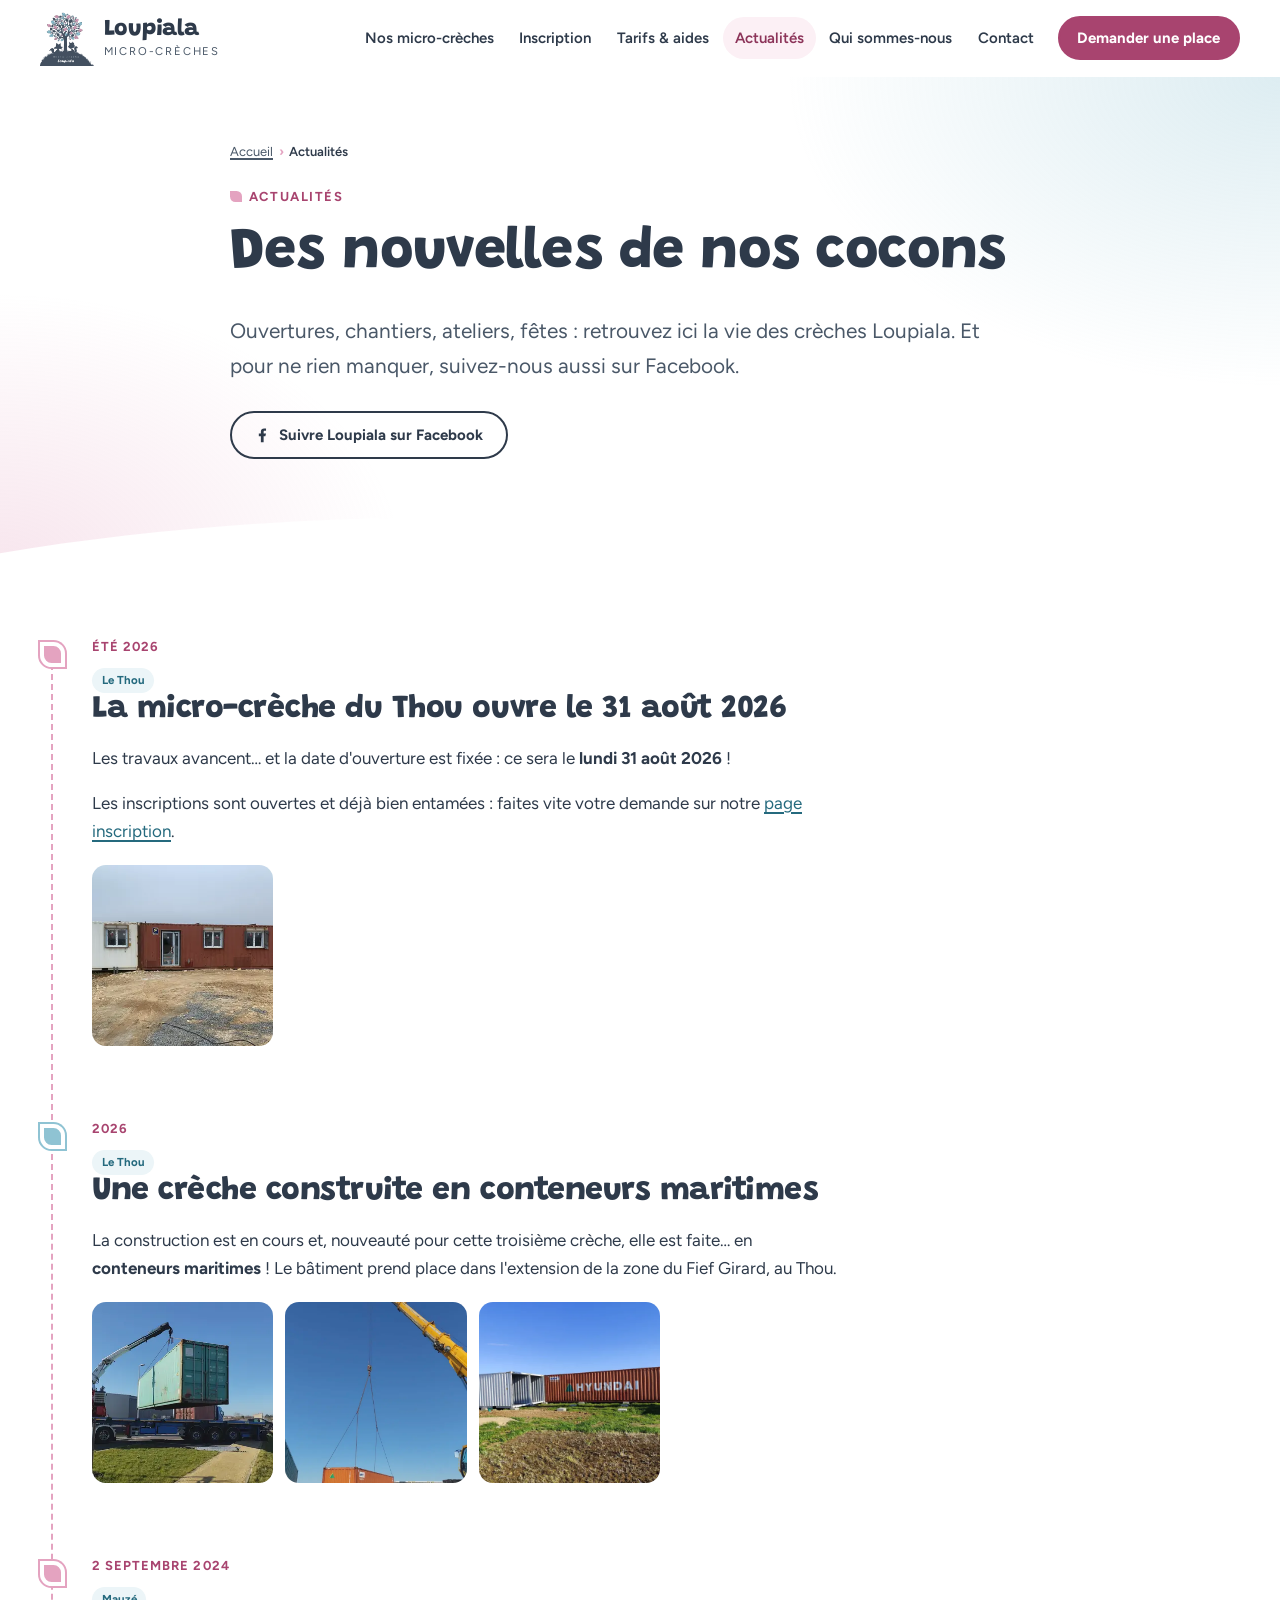
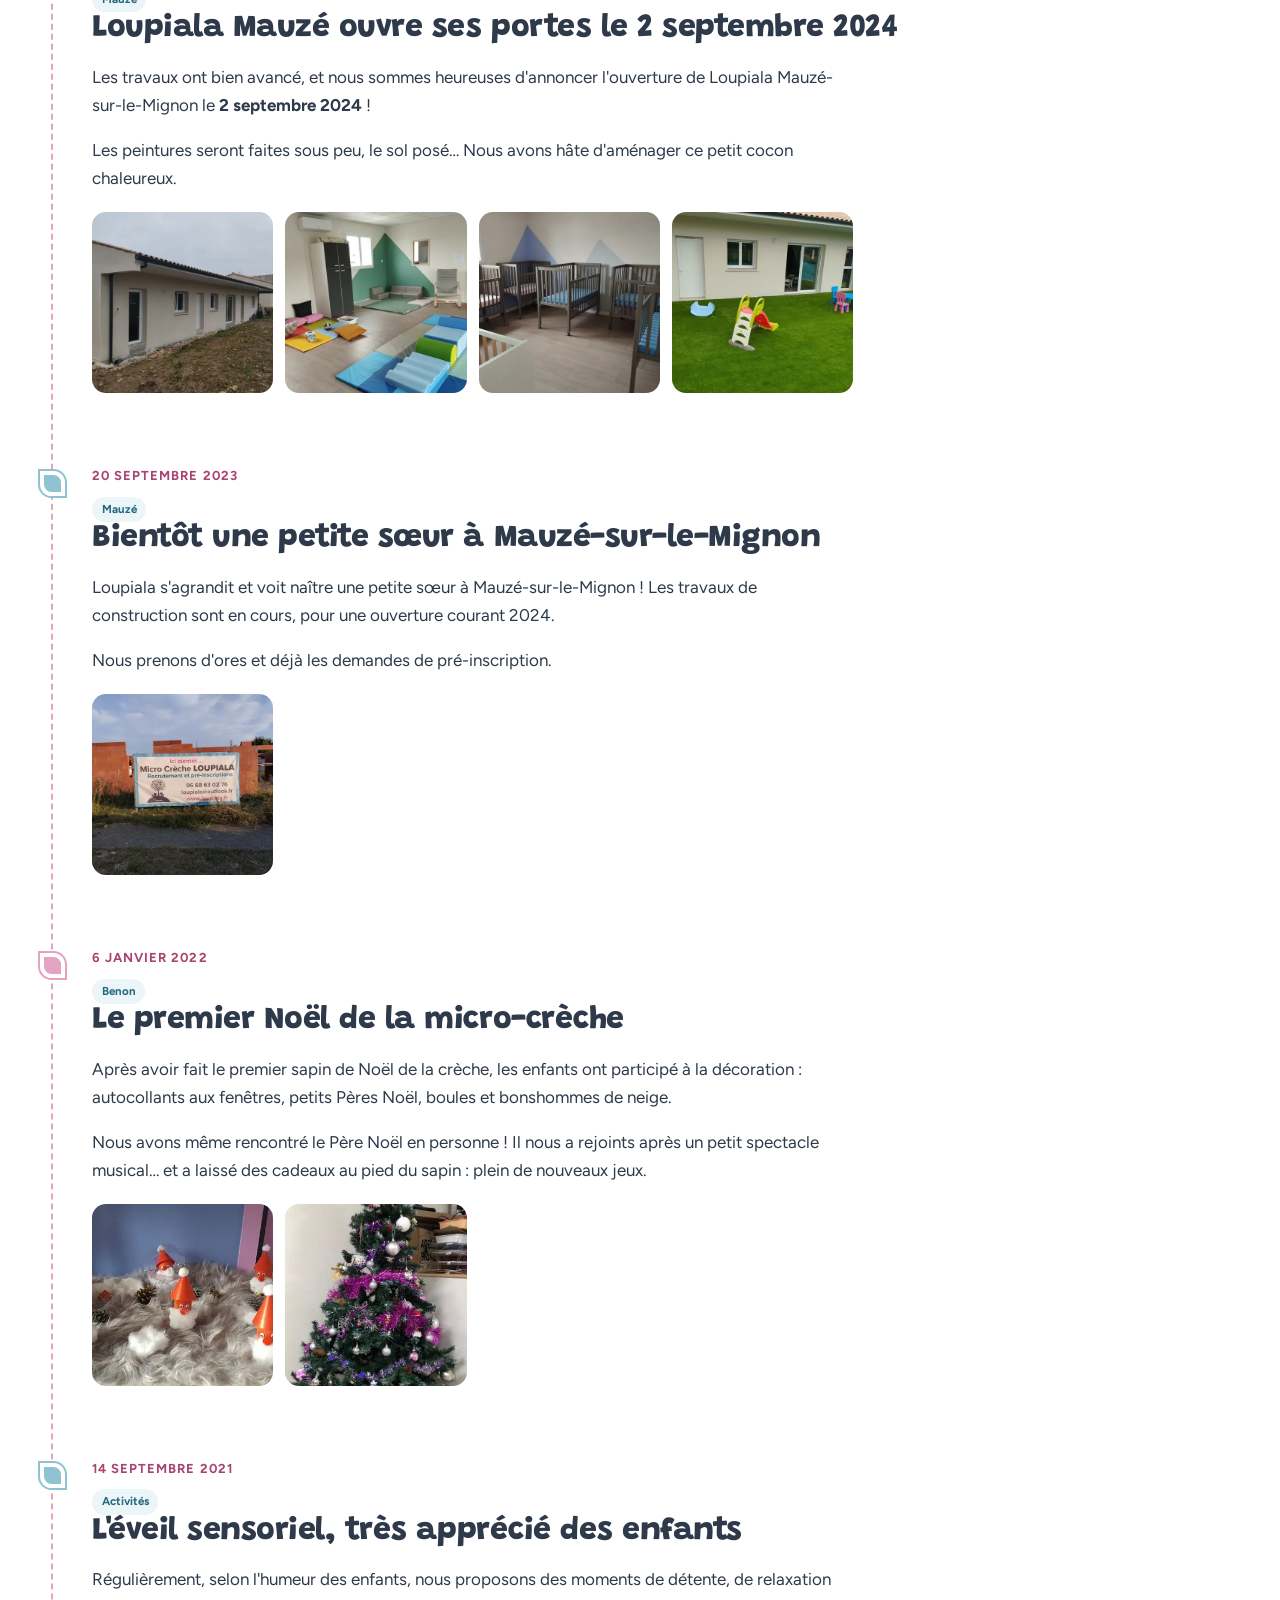
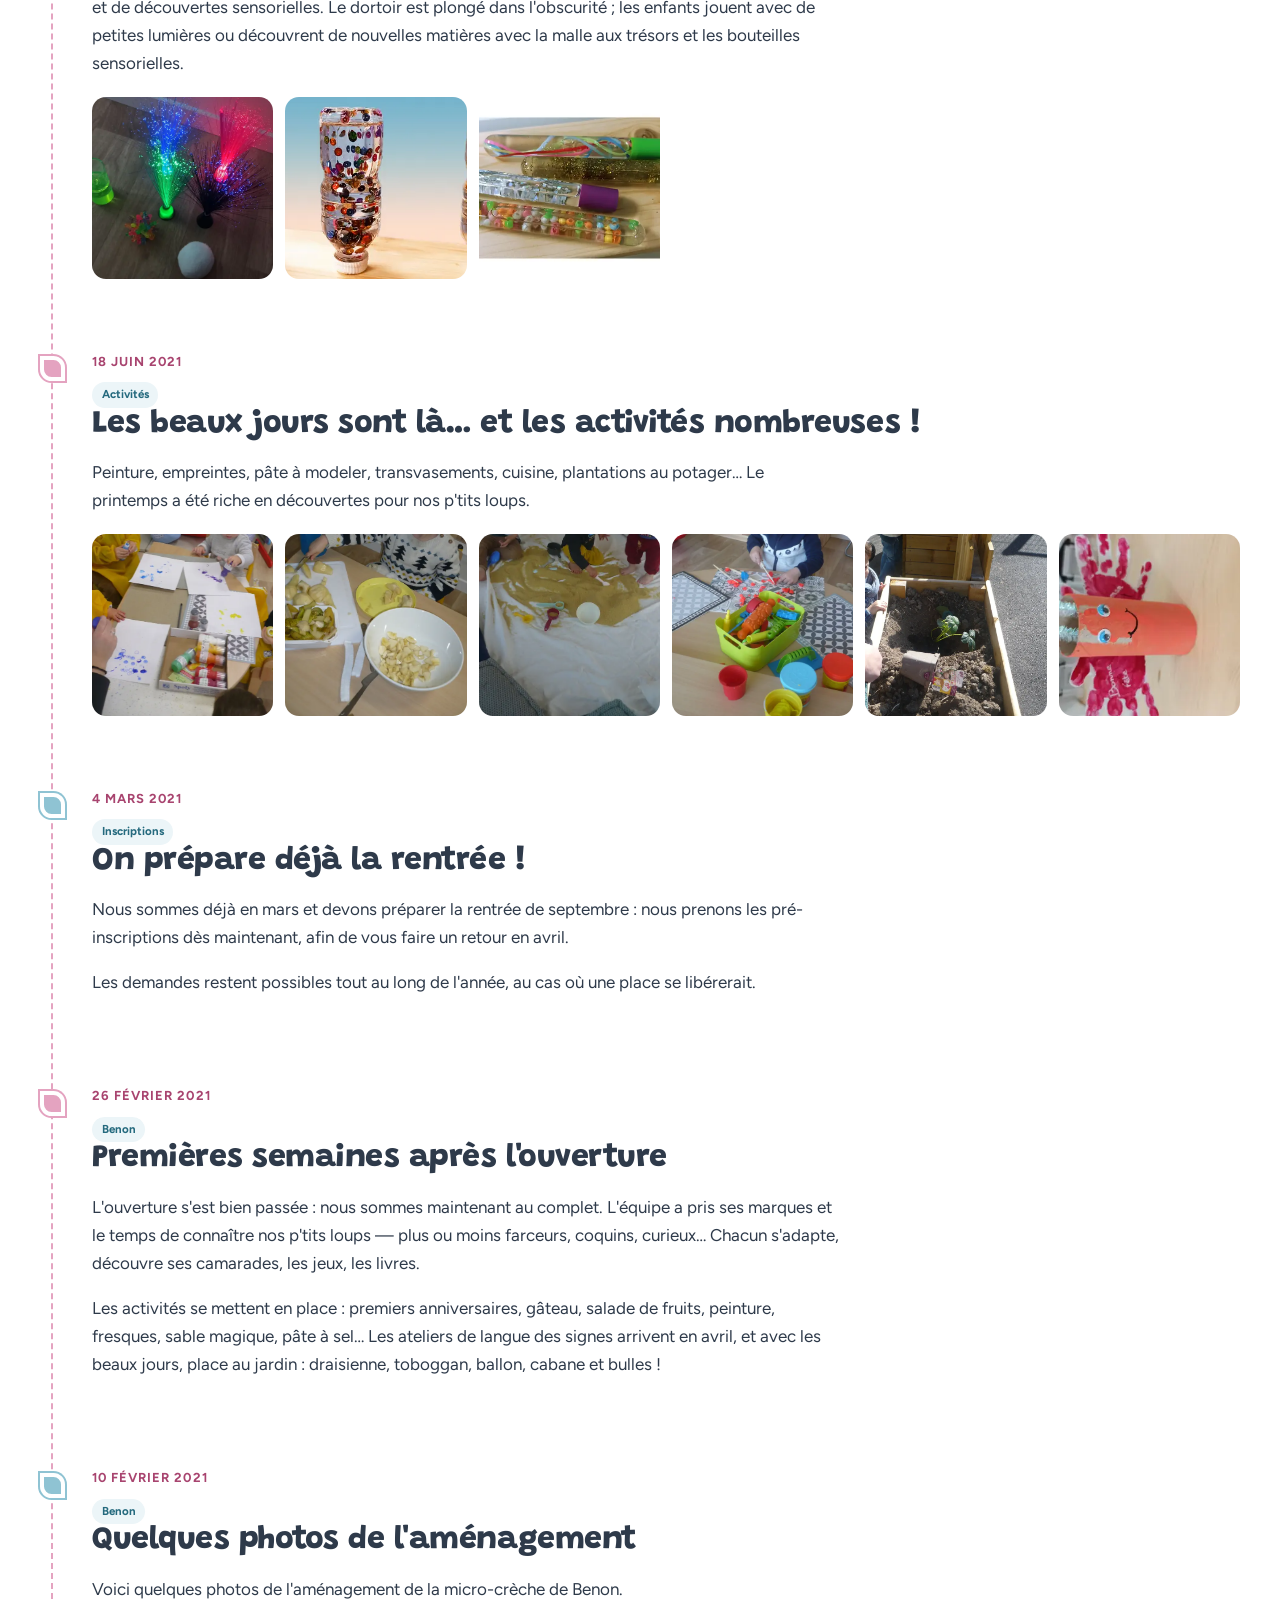
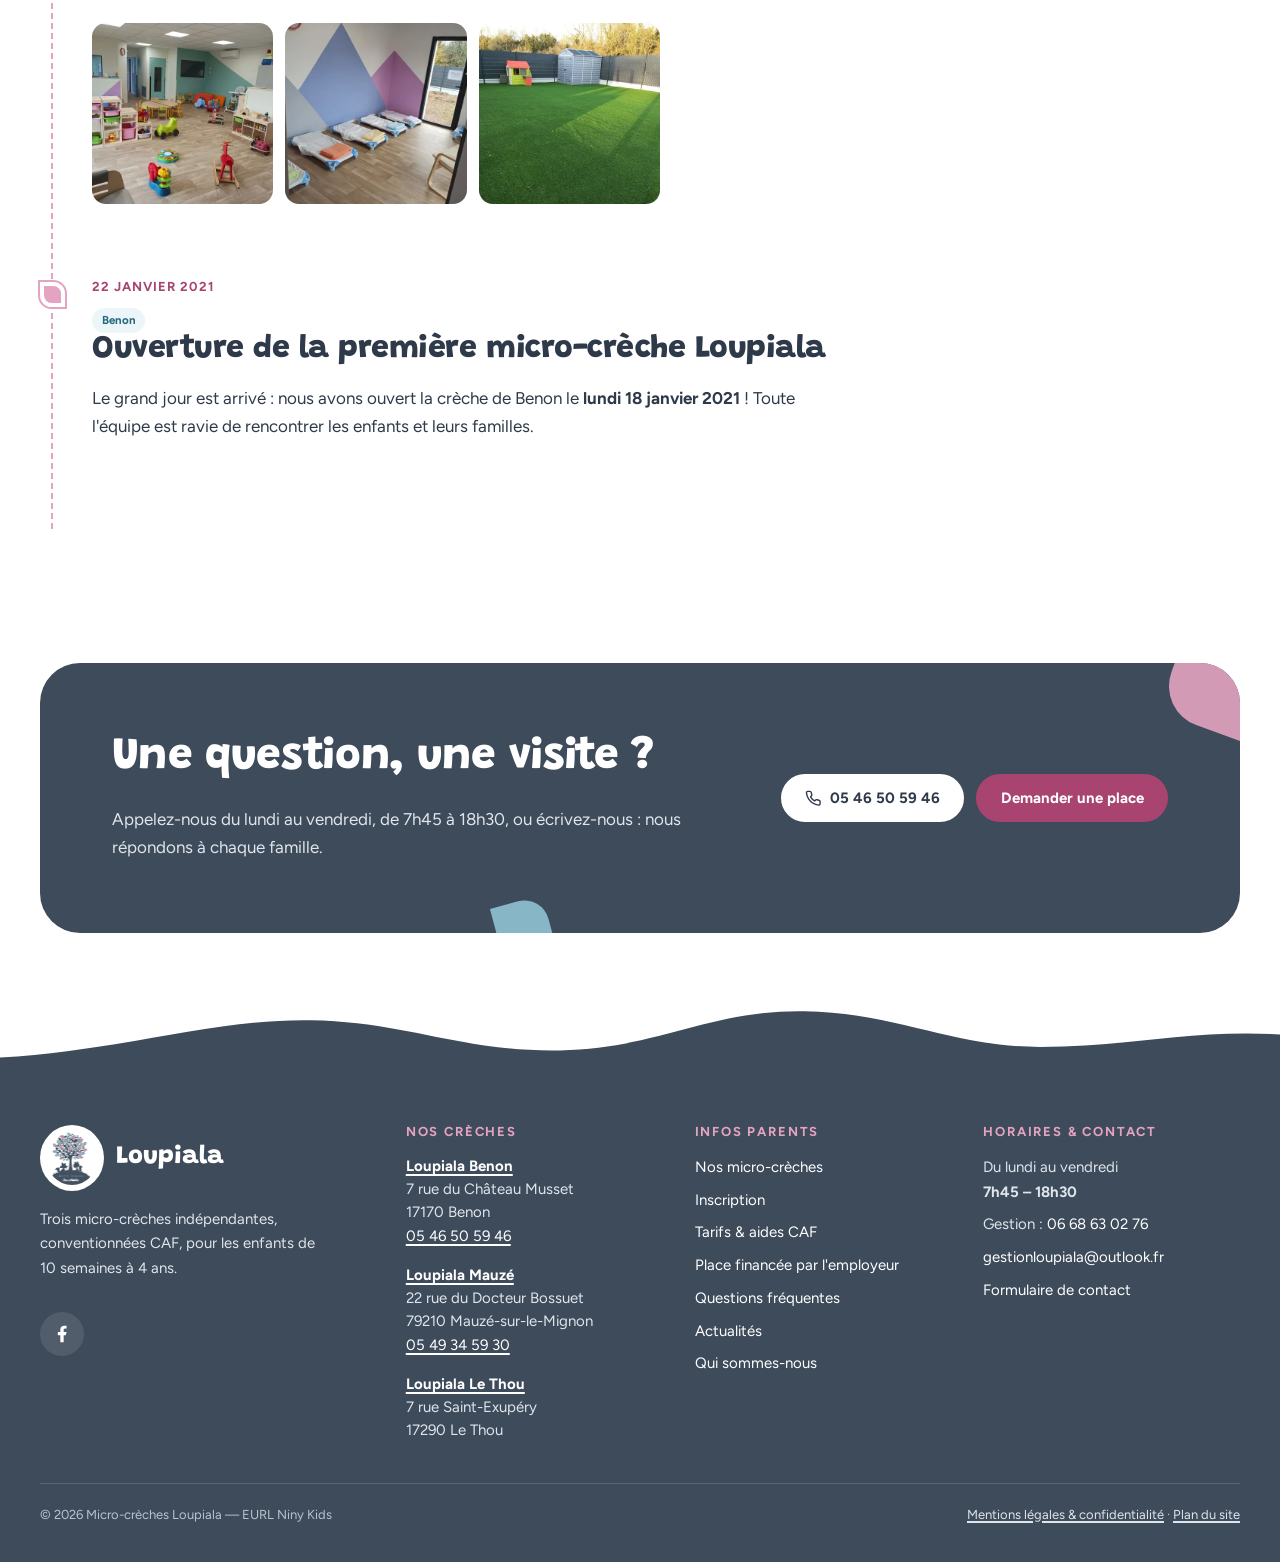
<file: actualites.html>
<!DOCTYPE html>
<html lang="fr">
<head>
  <meta charset="utf-8">
  <meta name="viewport" content="width=device-width, initial-scale=1">
  <title>Actualités des micro-crèches Loupiala</title>
  <meta name="description" content="Ouverture de la crèche du Thou, arrivée de Mauzé, ateliers d'éveil, Noël… Toutes les nouvelles des micro-crèches Loupiala à Benon, Mauzé-sur-le-Mignon et Le Thou.">
  <link rel="canonical" href="https://www.loupiala.fr/actualites.html">
  <meta name="theme-color" content="#3e4b5b">

  <!-- Open Graph / Twitter -->
  <meta property="og:type" content="website">
  <meta property="og:locale" content="fr_FR">
  <meta property="og:site_name" content="Micro-crèches Loupiala">
  <meta property="og:title" content="Actualités des micro-crèches Loupiala">
  <meta property="og:description" content="Ouverture de la crèche du Thou, arrivée de Mauzé, ateliers d'éveil, Noël… Toutes les nouvelles des micro-crèches Loupiala à Benon, Mauzé-sur-le-Mignon et Le Thou.">
  <meta property="og:url" content="https://www.loupiala.fr/actualites.html">
  <meta property="og:image" content="https://www.loupiala.fr/assets/img/og-loupiala.jpg">
  <meta property="og:image:width" content="1200">
  <meta property="og:image:height" content="630">
  <meta name="twitter:card" content="summary_large_image">
  <meta name="twitter:title" content="Actualités des micro-crèches Loupiala">
  <meta name="twitter:description" content="Ouverture de la crèche du Thou, arrivée de Mauzé, ateliers d'éveil, Noël… Toutes les nouvelles des micro-crèches Loupiala à Benon, Mauzé-sur-le-Mignon et Le Thou.">
  <meta name="twitter:image" content="https://www.loupiala.fr/assets/img/og-loupiala.jpg">

  <!-- Icônes -->
  <link rel="icon" type="image/png" sizes="48x48" href="assets/img/favicon-48.png">
  <link rel="apple-touch-icon" href="assets/img/apple-touch-icon.png">

  <!-- Polices auto-hébergées + styles -->
  <link rel="preload" href="assets/fonts/grandstander-latin.woff2" as="font" type="font/woff2" crossorigin>
  <link rel="preload" href="assets/fonts/figtree-latin.woff2" as="font" type="font/woff2" crossorigin>
  <link rel="stylesheet" href="assets/css/style.css">
  <script>document.documentElement.classList.add('js')</script>
  <script src="assets/js/main.js" defer></script>
  <script type="application/ld+json">{"@context":"https://schema.org","@graph":[{"@type":"BreadcrumbList","itemListElement":[{"@type":"ListItem","position":1,"name":"Accueil","item":"https://www.loupiala.fr/"},{"@type":"ListItem","position":2,"name":"Actualités","item":"https://www.loupiala.fr/actualites.html"}]},{"@type":"Blog","name":"Actualités Loupiala","url":"https://www.loupiala.fr/actualites.html","publisher":{"@id":"https://www.loupiala.fr/#organisation"},"blogPost":[{"@type":"BlogPosting","headline":"La micro-crèche du Thou ouvre le 31 août 2026","datePublished":"2026-08-31","url":"https://www.loupiala.fr/actualites.html#ouverture-le-thou","description":"Les travaux touchent à leur fin : Loupiala Le Thou accueille ses premiers enfants le lundi 31 août 2026.","image":"https://www.loupiala.fr/assets/img/le-thou-chantier.webp"},{"@type":"BlogPosting","headline":"Une crèche construite en conteneurs maritimes","datePublished":"2026","url":"https://www.loupiala.fr/actualites.html#construction-le-thou","description":"Nouveauté pour notre troisième maison : elle est née de conteneurs maritimes, dans l'extension de la zone du Fief Girard.","image":"https://www.loupiala.fr/assets/img/le-thou-conteneur-livraison.webp"},{"@type":"BlogPosting","headline":"Loupiala Mauzé ouvre ses portes le 2 septembre 2024","datePublished":"2024-09-02","url":"https://www.loupiala.fr/actualites.html#ouverture-mauze","description":"Peintures, sols, aménagement : notre deuxième cocon est prêt à accueillir les enfants de Mauzé-sur-le-Mignon.","image":"https://www.loupiala.fr/assets/img/mauze-facade.webp"},{"@type":"BlogPosting","headline":"Bientôt une petite sœur à Mauzé-sur-le-Mignon","datePublished":"2023-09-20","url":"https://www.loupiala.fr/actualites.html#annonce-mauze","description":"Loupiala s'agrandit : la construction d'une deuxième micro-crèche démarre à Mauzé-sur-le-Mignon.","image":"https://www.loupiala.fr/assets/img/mauze-chantier.webp"},{"@type":"BlogPosting","headline":"Le premier Noël de la micro-crèche","datePublished":"2022-01-06","url":"https://www.loupiala.fr/actualites.html#premier-noel","description":"Sapin, décorations faites maison, spectacle musical… et la visite du Père Noël en personne !","image":"https://www.loupiala.fr/assets/img/noel-decor.webp"},{"@type":"BlogPosting","headline":"L'éveil sensoriel, très apprécié des enfants","datePublished":"2021-09-14","url":"https://www.loupiala.fr/actualites.html#eveil-sensoriel","description":"Dortoir plongé dans la pénombre, petites lumières, malle aux trésors : des moments de détente et de découverte.","image":"https://www.loupiala.fr/assets/img/eveil-sensoriel-lumieres.webp"},{"@type":"BlogPosting","headline":"Les beaux jours sont là… et les activités nombreuses !","datePublished":"2021-06-18","url":"https://www.loupiala.fr/actualites.html#beaux-jours","description":"Peinture, cuisine, transvasement, pâte à modeler, potager : un printemps bien rempli.","image":"https://www.loupiala.fr/assets/img/atelier-peinture.webp"},{"@type":"BlogPosting","headline":"On prépare déjà la rentrée !","datePublished":"2021-03-04","url":"https://www.loupiala.fr/actualites.html#rentree","description":"Les pré-inscriptions pour septembre s'ouvrent dès le mois de mars."},{"@type":"BlogPosting","headline":"Premières semaines après l'ouverture","datePublished":"2021-02-26","url":"https://www.loupiala.fr/actualites.html#premieres-semaines","description":"L'équipe a pris ses marques, les enfants découvrent leurs camarades… et les premiers anniversaires sont fêtés."},{"@type":"BlogPosting","headline":"Quelques photos de l'aménagement","datePublished":"2021-02-10","url":"https://www.loupiala.fr/actualites.html#amenagement-benon","description":"Salle de vie, dortoirs, jardin : découvrez la crèche de Benon prête à accueillir les enfants.","image":"https://www.loupiala.fr/assets/img/benon-salle-de-vie.webp"},{"@type":"BlogPosting","headline":"Ouverture de la première micro-crèche Loupiala","datePublished":"2021-01-18","url":"https://www.loupiala.fr/actualites.html#ouverture-benon","description":"Le grand jour est arrivé : Loupiala Benon a ouvert ses portes le lundi 18 janvier 2021."}]},{"@type":"Organization","@id":"https://www.loupiala.fr/#organisation","name":"Micro-crèches Loupiala","legalName":"EURL Niny Kids","url":"https://www.loupiala.fr/","logo":"https://www.loupiala.fr/assets/img/logo-loupiala.png","email":"gestionloupiala@outlook.fr","telephone":"+33668630276","founder":{"@type":"Person","name":"Virginie Dupire"},"sameAs":["https://www.facebook.com/p/Micro-cr%C3%A8che-Loupiala-Le-Thou-Benon-Mauz%C3%A9-sur-le-Mignon-100063482651501/"],"address":{"@type":"PostalAddress","streetAddress":"4 rue des Marchands","postalCode":"17540","addressLocality":"Vérines","addressCountry":"FR"}}]}</script>
</head>
<body>
  <a class="skip-link" href="#contenu">Aller au contenu</a>
  <header class="site-header">
    <div class="wrap site-header__inner">
      <a class="marque" href="index.html" aria-label="Micro-crèches Loupiala — accueil">
        <img src="assets/img/logo-loupiala.webp" width="210" height="215" alt="" decoding="async">
        <span class="marque__texte"><span class="marque__nom">Loupiala</span><span class="marque__sous">Micro-crèches</span></span>
      </a>
      <button class="burger" type="button" aria-expanded="false" aria-controls="nav-principale">
        <span class="visually-hidden">Menu</span><svg class="icone-ouvrir" viewBox="0 0 24 24" fill="none" stroke="currentColor" stroke-width="2" stroke-linecap="round" stroke-linejoin="round" aria-hidden="true" focusable="false"><path d="M4 6h16M4 12h16M4 18h16"/></svg><svg class="icone-fermer" viewBox="0 0 24 24" fill="none" stroke="currentColor" stroke-width="2" stroke-linecap="round" stroke-linejoin="round" aria-hidden="true" focusable="false"><path d="M18 6 6 18M6 6l12 12"/></svg>
      </button>
      <nav class="nav" id="nav-principale" aria-label="Navigation principale">
        <ul class="nav__liste">
          <li class="nav__item--deroulant"><a class="nav__lien" href="micro-creches.html">Nos micro-crèches</a>
            <ul class="nav__sous"><li><a href="micro-creche-benon.html">Benon</a></li><li><a href="micro-creche-mauze-sur-le-mignon.html">Mauzé-sur-le-Mignon</a></li><li><a href="micro-creche-le-thou.html">Le Thou</a></li></ul></li>
          <li><a class="nav__lien" href="inscription.html">Inscription</a></li>
          <li><a class="nav__lien" href="tarifs-aides-caf.html">Tarifs &amp; aides</a></li>
          <li><a class="nav__lien" href="actualites.html" aria-current="page">Actualités</a></li>
          <li><a class="nav__lien" href="qui-sommes-nous.html">Qui sommes-nous</a></li>
          <li><a class="nav__lien" href="contact.html">Contact</a></li>
        </ul>
        <a class="btn nav__cta" href="inscription.html">Demander une place</a>
      </nav>
    </div>
  </header>

  <main id="contenu">

    <section class="page-hero" aria-labelledby="titre-page">
      <div class="wrap page-hero__grille page-hero__grille--simple">
        <div>
          <nav class="ariane" aria-label="Fil d'Ariane"><ol><li><a href="index.html">Accueil</a></li><li><span aria-current="page">Actualités</span></li></ol></nav>
          <p class="surtitre">Actualités</p>
          <h1 id="titre-page">Des nouvelles de nos cocons</h1>
          <p class="chapo">Ouvertures, chantiers, ateliers, fêtes : retrouvez ici la vie des crèches Loupiala. Et pour ne rien manquer, suivez-nous aussi sur Facebook.</p>
          <div class="btn-groupe"><a class="btn btn--contour" href="https://www.facebook.com/p/Micro-cr%C3%A8che-Loupiala-Le-Thou-Benon-Mauz%C3%A9-sur-le-Mignon-100063482651501/" target="_blank" rel="noopener"><svg width="18" height="18" viewBox="0 0 24 24" fill="currentColor" aria-hidden="true" focusable="false"><path d="M14 13.5h2.5l1-4H14v-2c0-1.03 0-2 2-2h1.5V2.14c-.326-.043-1.557-.14-2.857-.14C11.928 2 10 3.657 10 6.7v2.8H7v4h3V22h4z"/></svg> Suivre Loupiala sur Facebook<span class="visually-hidden"> (nouvel onglet)</span></a></div>
        </div>
      </div>
      <svg class="page-hero__sol page-hero__sol--blanc" viewBox="0 0 1440 70" preserveAspectRatio="none" aria-hidden="true" focusable="false"><path d="M0,52 C240,12 520,0 760,26 C1000,52 1220,62 1440,18 L1440,70 L0,70 Z" fill="currentColor"/></svg>
    </section>

    <section class="section section--serree">
      <div class="wrap">
        <ol class="journal">
        <li class="billet" id="ouverture-le-thou">
            <article class="reveal">
              <time datetime="2026-08-31">Été 2026</time> <span class="tag">Le Thou</span>
              <h2>La micro-crèche du Thou ouvre le 31 août 2026</h2>
              <div class="billet__texte"><p>Les travaux avancent… et la date d'ouverture est fixée : ce sera le <strong>lundi 31 août 2026</strong> !</p><p>Les inscriptions sont ouvertes et déjà bien entamées : faites vite votre demande sur notre <a href="inscription.html">page inscription</a>.</p></div>
              <div class="galerie"><img src="assets/img/le-thou-chantier.webp" srcset="assets/img/le-thou-chantier-640.webp 640w, assets/img/le-thou-chantier.webp 1200w" sizes="(max-width: 600px) 50vw, 200px" width="1200" height="675" alt="Le bâtiment en conteneurs de la crèche du Thou prend forme" loading="lazy" decoding="async"></div>
            </article>
          </li>
        <li class="billet" id="construction-le-thou">
            <article class="reveal">
              <time datetime="2026">2026</time> <span class="tag">Le Thou</span>
              <h2>Une crèche construite en conteneurs maritimes</h2>
              <div class="billet__texte"><p>La construction est en cours et, nouveauté pour cette troisième crèche, elle est faite… en <strong>conteneurs maritimes</strong> ! Le bâtiment prend place dans l'extension de la zone du Fief Girard, au Thou.</p></div>
              <div class="galerie"><img src="assets/img/le-thou-conteneur-livraison.webp" srcset="assets/img/le-thou-conteneur-livraison-640.webp 640w, assets/img/le-thou-conteneur-livraison.webp 1200w" sizes="(max-width: 600px) 50vw, 200px" width="1200" height="675" alt="Livraison d'un conteneur maritime par camion-grue sur le terrain du Thou" loading="lazy" decoding="async"><img src="assets/img/le-thou-grue.webp" srcset="assets/img/le-thou-grue-640.webp 640w, assets/img/le-thou-grue.webp 899w" sizes="(max-width: 600px) 50vw, 200px" width="899" height="1599" alt="Un conteneur soulevé par une grue pour la construction de la crèche du Thou" loading="lazy" decoding="async"><img src="assets/img/le-thou-conteneurs.webp" srcset="assets/img/le-thou-conteneurs-640.webp 640w, assets/img/le-thou-conteneurs.webp 1200w" sizes="(max-width: 600px) 50vw, 200px" width="1200" height="900" alt="Conteneurs maritimes posés côte à côte sur le chantier du Thou" loading="lazy" decoding="async"></div>
            </article>
          </li>
        <li class="billet" id="ouverture-mauze">
            <article class="reveal">
              <time datetime="2024-09-02">2 septembre 2024</time> <span class="tag">Mauzé</span>
              <h2>Loupiala Mauzé ouvre ses portes le 2 septembre 2024</h2>
              <div class="billet__texte"><p>Les travaux ont bien avancé, et nous sommes heureuses d'annoncer l'ouverture de Loupiala Mauzé-sur-le-Mignon le <strong>2 septembre 2024</strong> !</p><p>Les peintures seront faites sous peu, le sol posé… Nous avons hâte d'aménager ce petit cocon chaleureux.</p></div>
              <div class="galerie"><img src="assets/img/mauze-facade.webp" srcset="assets/img/mauze-facade-640.webp 640w, assets/img/mauze-facade.webp 1200w" sizes="(max-width: 600px) 50vw, 200px" width="1200" height="904" alt="Façade neuve de la micro-crèche Loupiala à Mauzé-sur-le-Mignon" loading="lazy" decoding="async"><img src="assets/img/mauze-motricite.webp" srcset="assets/img/mauze-motricite-640.webp 640w, assets/img/mauze-motricite.webp 1200w" sizes="(max-width: 600px) 50vw, 200px" width="1200" height="904" alt="Espace de motricité avec modules en mousse à Mauzé" loading="lazy" decoding="async"><img src="assets/img/mauze-dortoir.webp" srcset="assets/img/mauze-dortoir-640.webp 640w, assets/img/mauze-dortoir.webp 1200w" sizes="(max-width: 600px) 50vw, 200px" width="1200" height="904" alt="Dortoir avec lits à barreaux en bois à Mauzé" loading="lazy" decoding="async"><img src="assets/img/mauze-jardin.webp" srcset="assets/img/mauze-jardin-640.webp 640w, assets/img/mauze-jardin.webp 1200w" sizes="(max-width: 600px) 50vw, 200px" width="1200" height="904" alt="Jardin engazonné avec toboggan et petites tables à Mauzé" loading="lazy" decoding="async"></div>
            </article>
          </li>
        <li class="billet" id="annonce-mauze">
            <article class="reveal">
              <time datetime="2023-09-20">20 septembre 2023</time> <span class="tag">Mauzé</span>
              <h2>Bientôt une petite sœur à Mauzé-sur-le-Mignon</h2>
              <div class="billet__texte"><p>Loupiala s'agrandit et voit naître une petite sœur à Mauzé-sur-le-Mignon ! Les travaux de construction sont en cours, pour une ouverture courant 2024.</p><p>Nous prenons d'ores et déjà les demandes de pré-inscription.</p></div>
              <div class="galerie"><img src="assets/img/mauze-chantier.webp" srcset="assets/img/mauze-chantier-640.webp 640w, assets/img/mauze-chantier.webp 1200w" sizes="(max-width: 600px) 50vw, 200px" width="1200" height="904" alt="Chantier en briques de la micro-crèche de Mauzé avec le panneau « Ici bientôt Micro-crèche Loupiala »" loading="lazy" decoding="async"></div>
            </article>
          </li>
        <li class="billet" id="premier-noel">
            <article class="reveal">
              <time datetime="2022-01-06">6 janvier 2022</time> <span class="tag">Benon</span>
              <h2>Le premier Noël de la micro-crèche</h2>
              <div class="billet__texte"><p>Après avoir fait le premier sapin de Noël de la crèche, les enfants ont participé à la décoration : autocollants aux fenêtres, petits Pères Noël, boules et bonshommes de neige.</p><p>Nous avons même rencontré le Père Noël en personne ! Il nous a rejoints après un petit spectacle musical… et a laissé des cadeaux au pied du sapin : plein de nouveaux jeux.</p></div>
              <div class="galerie"><img src="assets/img/noel-decor.webp" srcset="assets/img/noel-decor-640.webp 640w, assets/img/noel-decor.webp 949w" sizes="(max-width: 600px) 50vw, 200px" width="949" height="474" alt="Décor de Noël fait par les enfants : petits Pères Noël en papier sur un tapis blanc" loading="lazy" decoding="async"><img src="assets/img/noel-sapin.webp" width="508" height="916" alt="Le sapin de Noël décoré de la crèche" loading="lazy" decoding="async"></div>
            </article>
          </li>
        <li class="billet" id="eveil-sensoriel">
            <article class="reveal">
              <time datetime="2021-09-14">14 septembre 2021</time> <span class="tag">Activités</span>
              <h2>L'éveil sensoriel, très apprécié des enfants</h2>
              <div class="billet__texte"><p>Régulièrement, selon l'humeur des enfants, nous proposons des moments de détente, de relaxation et de découvertes sensorielles. Le dortoir est plongé dans l'obscurité ; les enfants jouent avec de petites lumières ou découvrent de nouvelles matières avec la malle aux trésors et les bouteilles sensorielles.</p></div>
              <div class="galerie"><img src="assets/img/eveil-sensoriel-lumieres.webp" srcset="assets/img/eveil-sensoriel-lumieres-640.webp 640w, assets/img/eveil-sensoriel-lumieres.webp 1200w" sizes="(max-width: 600px) 50vw, 200px" width="1200" height="932" alt="Lampes à fibres optiques colorées pour un moment d'éveil sensoriel" loading="lazy" decoding="async"><img src="assets/img/bouteilles-sensorielles.webp" srcset="assets/img/bouteilles-sensorielles-640.webp 640w, assets/img/bouteilles-sensorielles.webp 1200w" sizes="(max-width: 600px) 50vw, 200px" width="1200" height="554" alt="Bouteilles sensorielles remplies de paillettes et de perles, fabriquées par l'équipe" loading="lazy" decoding="async"><img src="assets/img/batons-de-pluie.webp" srcset="assets/img/batons-de-pluie-640.webp 640w, assets/img/batons-de-pluie.webp 1200w" sizes="(max-width: 600px) 50vw, 200px" width="1200" height="675" alt="Bâtons sensoriels colorés remplis de billes et de paillettes" loading="lazy" decoding="async"></div>
            </article>
          </li>
        <li class="billet" id="beaux-jours">
            <article class="reveal">
              <time datetime="2021-06-18">18 juin 2021</time> <span class="tag">Activités</span>
              <h2>Les beaux jours sont là… et les activités nombreuses !</h2>
              <div class="billet__texte"><p>Peinture, empreintes, pâte à modeler, transvasements, cuisine, plantations au potager… Le printemps a été riche en découvertes pour nos p'tits loups.</p></div>
              <div class="galerie"><img src="assets/img/atelier-peinture.webp" srcset="assets/img/atelier-peinture-640.webp 640w, assets/img/atelier-peinture.webp 1200w" sizes="(max-width: 600px) 50vw, 200px" width="1200" height="1049" alt="Atelier peinture : les enfants peignent sur de grandes feuilles" loading="lazy" decoding="async"><img src="assets/img/atelier-cuisine.webp" srcset="assets/img/atelier-cuisine-640.webp 640w, assets/img/atelier-cuisine.webp 1200w" sizes="(max-width: 600px) 50vw, 200px" width="1200" height="987" alt="Atelier cuisine : préparation d'une salade de fruits" loading="lazy" decoding="async"><img src="assets/img/atelier-transvasement.webp" srcset="assets/img/atelier-transvasement-640.webp 640w, assets/img/atelier-transvasement.webp 1200w" sizes="(max-width: 600px) 50vw, 200px" width="1200" height="857" alt="Atelier transvasement avec semoule et petits récipients" loading="lazy" decoding="async"><img src="assets/img/atelier-pate-a-modeler.webp" srcset="assets/img/atelier-pate-a-modeler-640.webp 640w, assets/img/atelier-pate-a-modeler.webp 1200w" sizes="(max-width: 600px) 50vw, 200px" width="1200" height="1006" alt="Atelier pâte à modeler avec emporte-pièces colorés" loading="lazy" decoding="async"><img src="assets/img/atelier-potager.webp" srcset="assets/img/atelier-potager-640.webp 640w, assets/img/atelier-potager.webp 1200w" sizes="(max-width: 600px) 50vw, 200px" width="1200" height="1985" alt="Les enfants jardinent dans le bac du potager" loading="lazy" decoding="async"><img src="assets/img/atelier-empreintes.webp" srcset="assets/img/atelier-empreintes-640.webp 640w, assets/img/atelier-empreintes.webp 1200w" sizes="(max-width: 600px) 50vw, 200px" width="1200" height="554" alt="Bricolage : pieuvre en rouleau de carton décorée d'empreintes de mains" loading="lazy" decoding="async"></div>
            </article>
          </li>
        <li class="billet" id="rentree">
            <article class="reveal">
              <time datetime="2021-03-04">4 mars 2021</time> <span class="tag">Inscriptions</span>
              <h2>On prépare déjà la rentrée !</h2>
              <div class="billet__texte"><p>Nous sommes déjà en mars et devons préparer la rentrée de septembre : nous prenons les pré-inscriptions dès maintenant, afin de vous faire un retour en avril.</p><p>Les demandes restent possibles tout au long de l'année, au cas où une place se libérerait.</p></div>
              
            </article>
          </li>
        <li class="billet" id="premieres-semaines">
            <article class="reveal">
              <time datetime="2021-02-26">26 février 2021</time> <span class="tag">Benon</span>
              <h2>Premières semaines après l'ouverture</h2>
              <div class="billet__texte"><p>L'ouverture s'est bien passée : nous sommes maintenant au complet. L'équipe a pris ses marques et le temps de connaître nos p'tits loups — plus ou moins farceurs, coquins, curieux… Chacun s'adapte, découvre ses camarades, les jeux, les livres.</p><p>Les activités se mettent en place : premiers anniversaires, gâteau, salade de fruits, peinture, fresques, sable magique, pâte à sel… Les ateliers de langue des signes arrivent en avril, et avec les beaux jours, place au jardin : draisienne, toboggan, ballon, cabane et bulles !</p></div>
              
            </article>
          </li>
        <li class="billet" id="amenagement-benon">
            <article class="reveal">
              <time datetime="2021-02-10">10 février 2021</time> <span class="tag">Benon</span>
              <h2>Quelques photos de l'aménagement</h2>
              <div class="billet__texte"><p>Voici quelques photos de l'aménagement de la micro-crèche de Benon.</p></div>
              <div class="galerie"><img src="assets/img/benon-salle-de-vie.webp" srcset="assets/img/benon-salle-de-vie-640.webp 640w, assets/img/benon-salle-de-vie.webp 1200w" sizes="(max-width: 600px) 50vw, 200px" width="1200" height="901" alt="Salle de vie aménagée de la crèche de Benon" loading="lazy" decoding="async"><img src="assets/img/benon-dortoir-couchettes.webp" srcset="assets/img/benon-dortoir-couchettes-640.webp 640w, assets/img/benon-dortoir-couchettes.webp 1200w" sizes="(max-width: 600px) 50vw, 200px" width="1200" height="901" alt="Dortoir avec couchettes basses et fresque aux triangles colorés" loading="lazy" decoding="async"><img src="assets/img/benon-jardin-gazon.webp" srcset="assets/img/benon-jardin-gazon-640.webp 640w, assets/img/benon-jardin-gazon.webp 1200w" sizes="(max-width: 600px) 50vw, 200px" width="1200" height="896" alt="Jardin engazonné et cabane de la crèche de Benon" loading="lazy" decoding="async"></div>
            </article>
          </li>
        <li class="billet" id="ouverture-benon">
            <article class="reveal">
              <time datetime="2021-01-18">22 janvier 2021</time> <span class="tag">Benon</span>
              <h2>Ouverture de la première micro-crèche Loupiala</h2>
              <div class="billet__texte"><p>Le grand jour est arrivé : nous avons ouvert la crèche de Benon le <strong>lundi 18 janvier 2021</strong> ! Toute l'équipe est ravie de rencontrer les enfants et leurs familles.</p></div>
              
            </article>
          </li>
        </ol>
      </div>
    </section>

    <section class="section section--serree" aria-labelledby="appel-titre">
      <div class="wrap">
        <div class="appel reveal">
          <div>
            <h2 id="appel-titre">Une question, une visite ?</h2>
            <p>Appelez-nous du lundi au vendredi, de 7h45 à 18h30, ou écrivez-nous : nous répondons à chaque famille.</p>
          </div>
          <div class="btn-groupe">
            <a class="btn btn--clair" href="tel:+33546505946"><svg viewBox="0 0 24 24" fill="none" stroke="currentColor" stroke-width="2" stroke-linecap="round" stroke-linejoin="round" aria-hidden="true" focusable="false"><path d="M22 16.92v3a2 2 0 0 1-2.18 2 19.79 19.79 0 0 1-8.63-3.07 19.5 19.5 0 0 1-6-6 19.79 19.79 0 0 1-3.07-8.67A2 2 0 0 1 4.11 2h3a2 2 0 0 1 2 1.72c.13.96.36 1.9.7 2.81a2 2 0 0 1-.45 2.11L8.09 9.91a16 16 0 0 0 6 6l1.27-1.27a2 2 0 0 1 2.11-.45c.91.34 1.85.57 2.81.7A2 2 0 0 1 22 16.92z"/></svg> 05 46 50 59 46</a>
            <a class="btn" href="inscription.html">Demander une place</a>
          </div>
        </div>
      </div>
    </section>
  </main>

  <footer class="site-footer">
    <svg class="site-footer__colline" viewBox="0 0 1440 80" preserveAspectRatio="none" aria-hidden="true" focusable="false"><path d="M0,80 L0,58 C140,50 240,14 350,16 C460,18 520,52 630,50 C740,48 800,4 905,6 C1010,8 1070,46 1170,46 C1270,46 1340,26 1440,32 L1440,81 L0,81 Z" fill="currentColor"/></svg>
    <div class="wrap site-footer__grille">
      <div class="pied-marque">
        <a class="pied-marque__logo" href="index.html"><img src="assets/img/logo-loupiala.webp" width="210" height="215" alt="" loading="lazy" decoding="async"><span>Loupiala</span></a>
        <p>Trois micro-crèches indépendantes, conventionnées CAF, pour les enfants de 10&nbsp;semaines à 4&nbsp;ans.</p>
        <div class="reseaux"><a href="https://www.facebook.com/p/Micro-cr%C3%A8che-Loupiala-Le-Thou-Benon-Mauz%C3%A9-sur-le-Mignon-100063482651501/" rel="noopener" target="_blank" aria-label="Loupiala sur Facebook (nouvel onglet)"><svg viewBox="0 0 24 24" fill="currentColor" aria-hidden="true" focusable="false"><path d="M14 13.5h2.5l1-4H14v-2c0-1.03 0-2 2-2h1.5V2.14c-.326-.043-1.557-.14-2.857-.14C11.928 2 10 3.657 10 6.7v2.8H7v4h3V22h4z"/></svg></a></div>
      </div>
      <div>
        <h2>Nos crèches</h2>
          <address><strong><a href="micro-creche-benon.html">Loupiala Benon</a></strong><br>7 rue du Château Musset<br>17170 Benon<br><a href="tel:+33546505946">05 46 50 59 46</a></address>
          <address><strong><a href="micro-creche-mauze-sur-le-mignon.html">Loupiala Mauzé</a></strong><br>22 rue du Docteur Bossuet<br>79210 Mauzé-sur-le-Mignon<br><a href="tel:+33549345930">05 49 34 59 30</a></address>
          <address><strong><a href="micro-creche-le-thou.html">Loupiala Le Thou</a></strong><br>7 rue Saint-Exupéry<br>17290 Le Thou</address>
      </div>
      <div>
        <h2>Infos parents</h2>
        <ul>
          <li><a href="micro-creches.html">Nos micro-crèches</a></li>
          <li><a href="inscription.html">Inscription</a></li>
          <li><a href="tarifs-aides-caf.html">Tarifs &amp; aides CAF</a></li>
          <li><a href="tarifs-aides-caf.html#employeur">Place financée par l'employeur</a></li>
          <li><a href="faq.html">Questions fréquentes</a></li>
          <li><a href="actualites.html">Actualités</a></li>
          <li><a href="qui-sommes-nous.html">Qui sommes-nous</a></li>
        </ul>
      </div>
      <div>
        <h2>Horaires &amp; contact</h2>
        <ul>
          <li>Du lundi au vendredi<br><strong>7h45 – 18h30</strong></li>
          <li>Gestion : <a href="tel:+33668630276">06 68 63 02 76</a></li>
          <li><a href="mailto:gestionloupiala@outlook.fr">gestionloupiala@outlook.fr</a></li>
          <li><a href="contact.html">Formulaire de contact</a></li>
        </ul>
      </div>
    </div>
    <div class="wrap site-footer__bas">
      <p>© <span id="annee">2026</span> Micro-crèches Loupiala — EURL Niny Kids</p>
      <p><a href="mentions-legales.html">Mentions légales &amp; confidentialité</a> · <a href="sitemap.xml">Plan du site</a></p>
    </div>
  </footer>
</body>
</html>
</file>
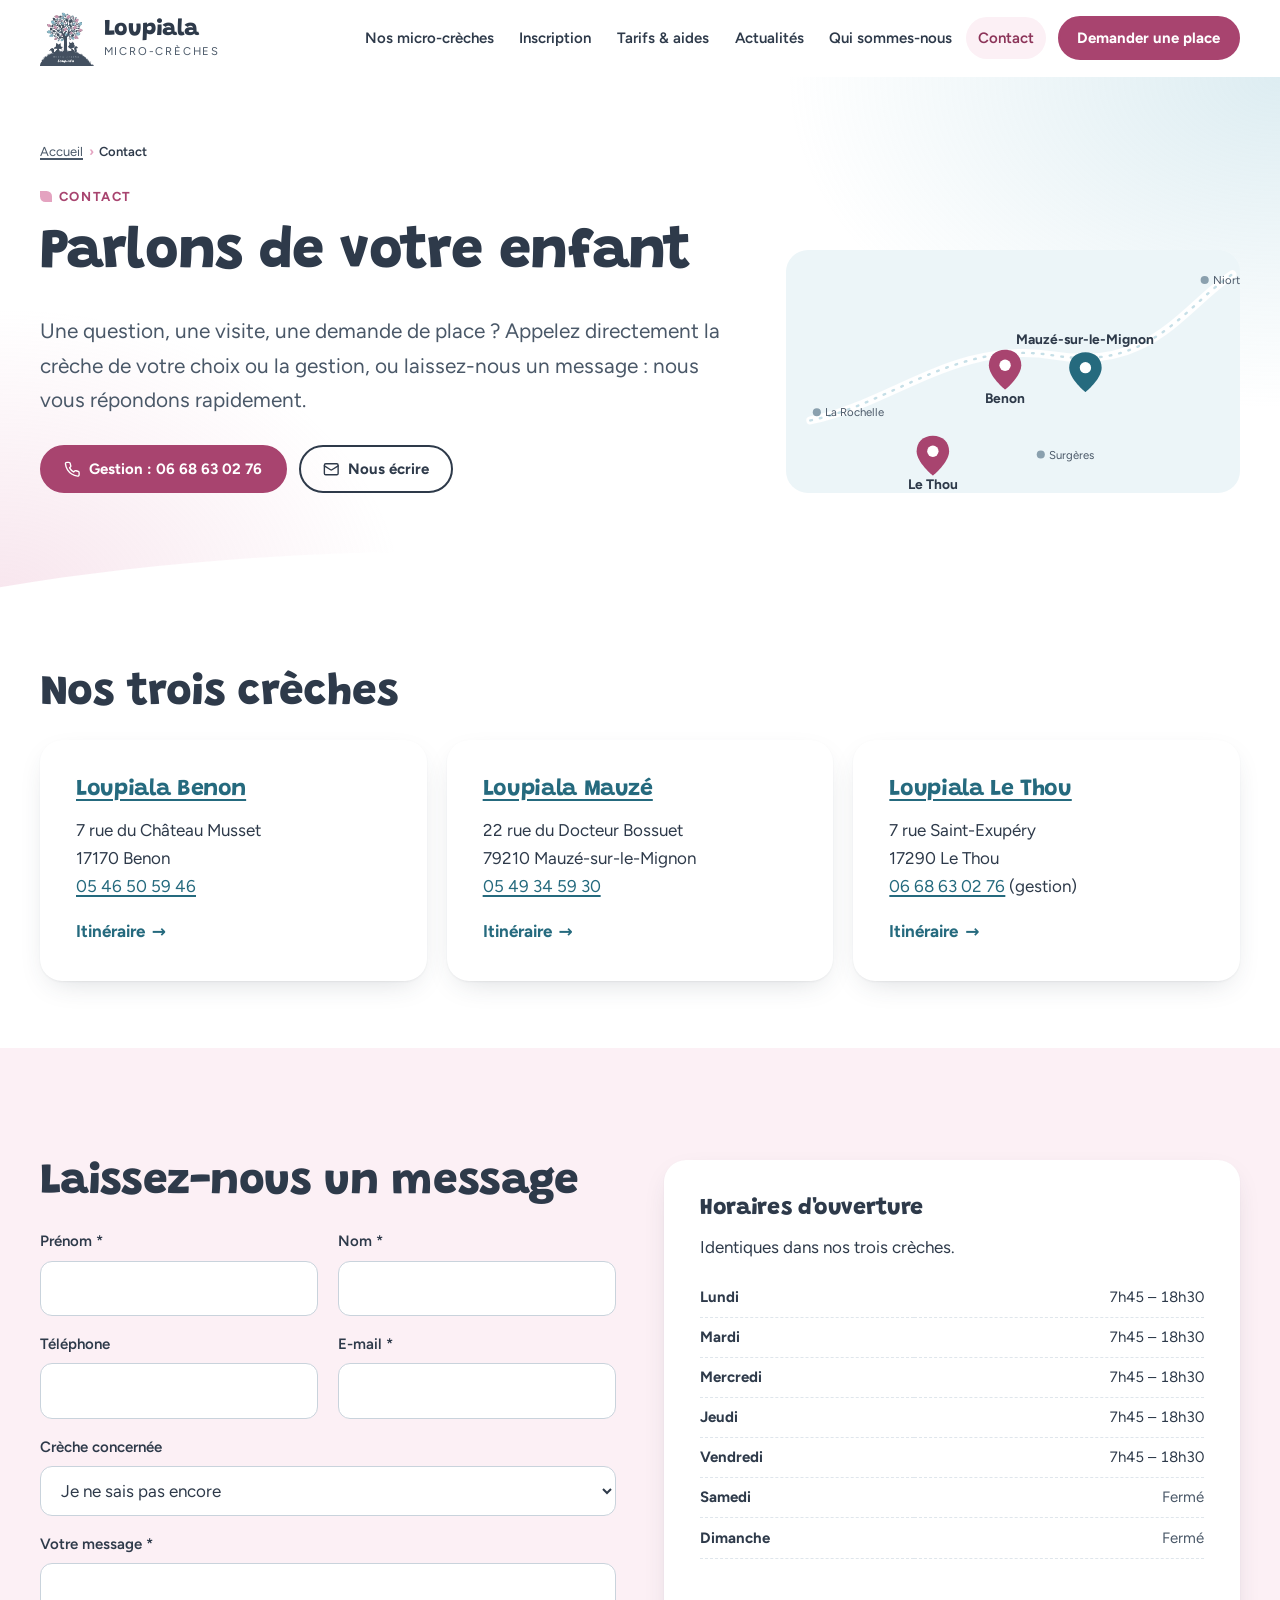
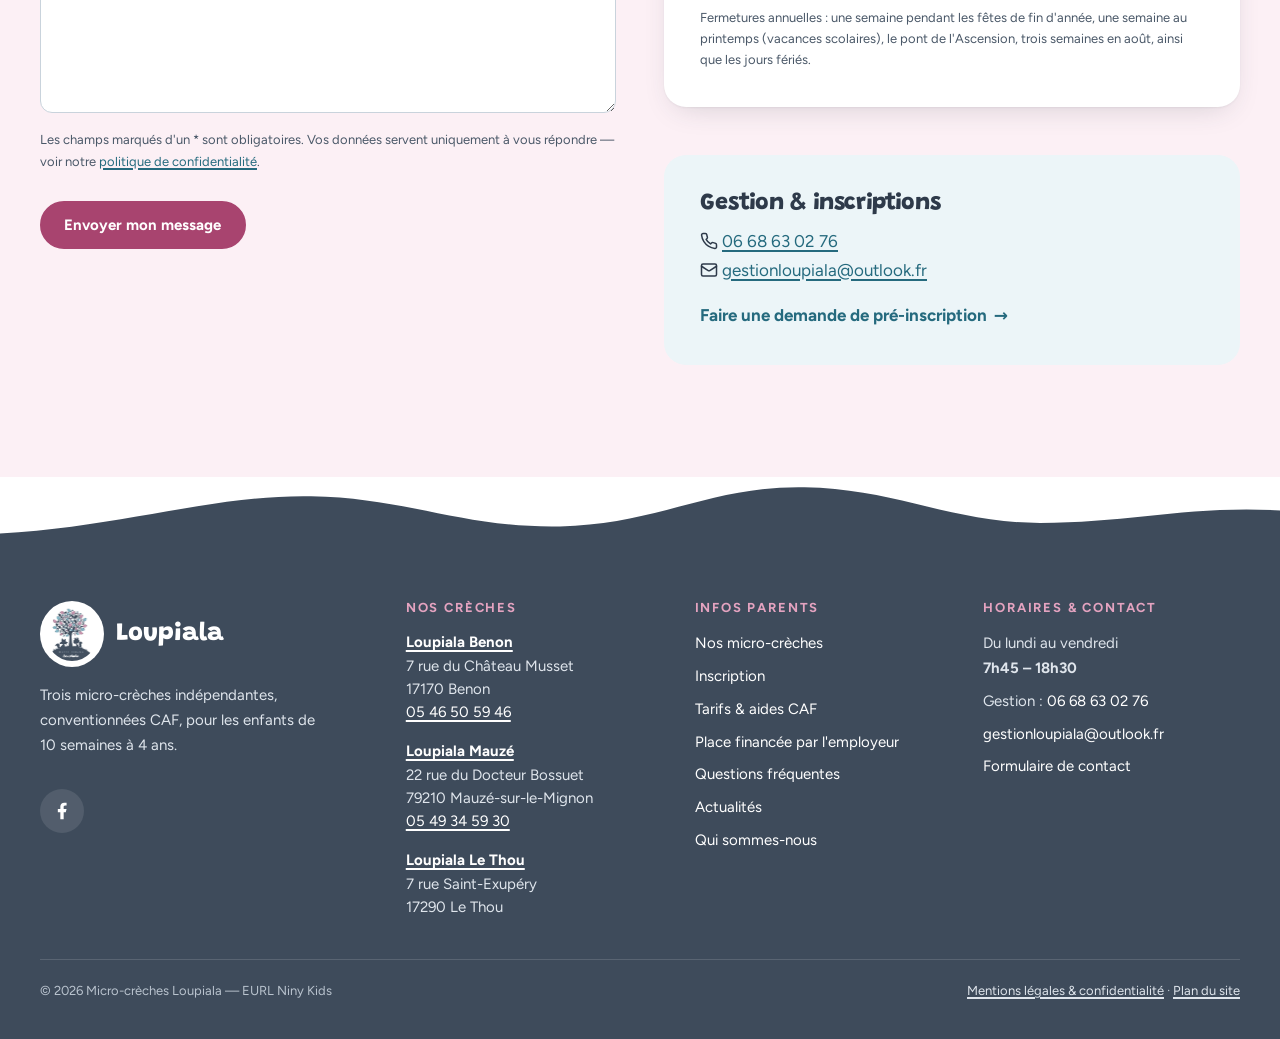
<file: contact.html>
<!DOCTYPE html>
<html lang="fr">
<head>
  <meta charset="utf-8">
  <meta name="viewport" content="width=device-width, initial-scale=1">
  <title>Contact — Micro-crèches Loupiala, Benon, Mauzé, Le Thou</title>
  <meta name="description" content="Adresses, téléphones et horaires des micro-crèches Loupiala à Benon, Mauzé-sur-le-Mignon et Le Thou. Ouvertes du lundi au vendredi, de 7h45 à 18h30.">
  <link rel="canonical" href="https://www.loupiala.fr/contact.html">
  <meta name="theme-color" content="#3e4b5b">

  <!-- Open Graph / Twitter -->
  <meta property="og:type" content="website">
  <meta property="og:locale" content="fr_FR">
  <meta property="og:site_name" content="Micro-crèches Loupiala">
  <meta property="og:title" content="Contact — Micro-crèches Loupiala, Benon, Mauzé, Le Thou">
  <meta property="og:description" content="Adresses, téléphones et horaires des micro-crèches Loupiala à Benon, Mauzé-sur-le-Mignon et Le Thou. Ouvertes du lundi au vendredi, de 7h45 à 18h30.">
  <meta property="og:url" content="https://www.loupiala.fr/contact.html">
  <meta property="og:image" content="https://www.loupiala.fr/assets/img/og-loupiala.jpg">
  <meta property="og:image:width" content="1200">
  <meta property="og:image:height" content="630">
  <meta name="twitter:card" content="summary_large_image">
  <meta name="twitter:title" content="Contact — Micro-crèches Loupiala, Benon, Mauzé, Le Thou">
  <meta name="twitter:description" content="Adresses, téléphones et horaires des micro-crèches Loupiala à Benon, Mauzé-sur-le-Mignon et Le Thou. Ouvertes du lundi au vendredi, de 7h45 à 18h30.">
  <meta name="twitter:image" content="https://www.loupiala.fr/assets/img/og-loupiala.jpg">

  <!-- Icônes -->
  <link rel="icon" type="image/png" sizes="48x48" href="assets/img/favicon-48.png">
  <link rel="apple-touch-icon" href="assets/img/apple-touch-icon.png">

  <!-- Polices auto-hébergées + styles -->
  <link rel="preload" href="assets/fonts/grandstander-latin.woff2" as="font" type="font/woff2" crossorigin>
  <link rel="preload" href="assets/fonts/figtree-latin.woff2" as="font" type="font/woff2" crossorigin>
  <link rel="stylesheet" href="assets/css/style.css">
  <script>document.documentElement.classList.add('js')</script>
  <script src="assets/js/main.js" defer></script>
  <script type="application/ld+json">{"@context":"https://schema.org","@graph":[{"@type":"Organization","@id":"https://www.loupiala.fr/#organisation","name":"Micro-crèches Loupiala","legalName":"EURL Niny Kids","url":"https://www.loupiala.fr/","logo":"https://www.loupiala.fr/assets/img/logo-loupiala.png","email":"gestionloupiala@outlook.fr","telephone":"+33668630276","founder":{"@type":"Person","name":"Virginie Dupire"},"sameAs":["https://www.facebook.com/p/Micro-cr%C3%A8che-Loupiala-Le-Thou-Benon-Mauz%C3%A9-sur-le-Mignon-100063482651501/"],"address":{"@type":"PostalAddress","streetAddress":"4 rue des Marchands","postalCode":"17540","addressLocality":"Vérines","addressCountry":"FR"}},{"@type":"ChildCare","@id":"https://www.loupiala.fr/micro-creche-benon.html#creche","name":"Micro-crèche Loupiala Benon","url":"https://www.loupiala.fr/micro-creche-benon.html","image":"https://www.loupiala.fr/assets/img/benon-salle-de-vie.webp","telephone":"+33546505946","email":"gestionloupiala@outlook.fr","priceRange":"Tarif horaire selon revenus — CMG CAF","address":{"@type":"PostalAddress","streetAddress":"7 rue du Château Musset","postalCode":"17170","addressLocality":"Benon","addressRegion":"Nouvelle-Aquitaine","addressCountry":"FR"},"geo":{"@type":"GeoCoordinates","latitude":46.2035,"longitude":-0.8158},"openingHoursSpecification":[{"@type":"OpeningHoursSpecification","dayOfWeek":["Monday","Tuesday","Wednesday","Thursday","Friday"],"opens":"07:45","closes":"18:30"}],"foundingDate":"2021-01-18","areaServed":[{"@type":"City","name":"Benon"},{"@type":"City","name":"Courçon"},{"@type":"City","name":"Saint-Sauveur-d'Aunis"},{"@type":"City","name":"Ferrières"},{"@type":"City","name":"La Laigne"},{"@type":"City","name":"Cramchaban"},{"@type":"City","name":"Saint-Jean-de-Liversay"},{"@type":"City","name":"Nuaillé-d'Aunis"},{"@type":"City","name":"La Ronde"}],"parentOrganization":{"@id":"https://www.loupiala.fr/#organisation"}},{"@type":"ChildCare","@id":"https://www.loupiala.fr/micro-creche-mauze-sur-le-mignon.html#creche","name":"Micro-crèche Loupiala Mauzé","url":"https://www.loupiala.fr/micro-creche-mauze-sur-le-mignon.html","image":"https://www.loupiala.fr/assets/img/mauze-espace-de-vie.webp","telephone":"+33549345930","email":"gestionloupiala@outlook.fr","priceRange":"Tarif horaire selon revenus — CMG CAF","address":{"@type":"PostalAddress","streetAddress":"22 rue du Docteur Bossuet","postalCode":"79210","addressLocality":"Mauzé-sur-le-Mignon","addressRegion":"Nouvelle-Aquitaine","addressCountry":"FR"},"geo":{"@type":"GeoCoordinates","latitude":46.2001,"longitude":-0.6716},"openingHoursSpecification":[{"@type":"OpeningHoursSpecification","dayOfWeek":["Monday","Tuesday","Wednesday","Thursday","Friday"],"opens":"07:45","closes":"18:30"}],"foundingDate":"2024-09-02","areaServed":[{"@type":"City","name":"Mauzé-sur-le-Mignon"},{"@type":"City","name":"Prin-Deyrançon"},{"@type":"City","name":"Usseau"},{"@type":"City","name":"Le Bourdet"},{"@type":"City","name":"Priaires"},{"@type":"City","name":"Saint-Hilaire-la-Palud"},{"@type":"City","name":"La Grève-sur-Mignon"},{"@type":"City","name":"Saint-Georges-de-Rex"},{"@type":"City","name":"Épannes"}],"parentOrganization":{"@id":"https://www.loupiala.fr/#organisation"}},{"@type":"ChildCare","@id":"https://www.loupiala.fr/micro-creche-le-thou.html#creche","name":"Micro-crèche Loupiala Le Thou","url":"https://www.loupiala.fr/micro-creche-le-thou.html","image":"https://www.loupiala.fr/assets/img/le-thou-conteneurs.webp","telephone":"+33668630276","email":"gestionloupiala@outlook.fr","priceRange":"Tarif horaire selon revenus — CMG CAF","address":{"@type":"PostalAddress","streetAddress":"7 rue Saint-Exupéry","postalCode":"17290","addressLocality":"Le Thou","addressRegion":"Nouvelle-Aquitaine","addressCountry":"FR"},"geo":{"@type":"GeoCoordinates","latitude":46.0967,"longitude":-0.9443},"openingHoursSpecification":[{"@type":"OpeningHoursSpecification","dayOfWeek":["Monday","Tuesday","Wednesday","Thursday","Friday"],"opens":"07:45","closes":"18:30"}],"foundingDate":"2026-08-31","areaServed":[{"@type":"City","name":"Le Thou"},{"@type":"City","name":"Aigrefeuille-d'Aunis"},{"@type":"City","name":"Landrais"},{"@type":"City","name":"Ardillières"},{"@type":"City","name":"Ciré-d'Aunis"},{"@type":"City","name":"Forges"},{"@type":"City","name":"Chambon"},{"@type":"City","name":"Surgères"},{"@type":"City","name":"Virson"}],"parentOrganization":{"@id":"https://www.loupiala.fr/#organisation"}},{"@type":"BreadcrumbList","itemListElement":[{"@type":"ListItem","position":1,"name":"Accueil","item":"https://www.loupiala.fr/"},{"@type":"ListItem","position":2,"name":"Contact","item":"https://www.loupiala.fr/contact.html"}]},{"@type":"ContactPage","url":"https://www.loupiala.fr/contact.html"}]}</script>
</head>
<body>
  <a class="skip-link" href="#contenu">Aller au contenu</a>
  <header class="site-header">
    <div class="wrap site-header__inner">
      <a class="marque" href="index.html" aria-label="Micro-crèches Loupiala — accueil">
        <img src="assets/img/logo-loupiala.webp" width="210" height="215" alt="" decoding="async">
        <span class="marque__texte"><span class="marque__nom">Loupiala</span><span class="marque__sous">Micro-crèches</span></span>
      </a>
      <button class="burger" type="button" aria-expanded="false" aria-controls="nav-principale">
        <span class="visually-hidden">Menu</span><svg class="icone-ouvrir" viewBox="0 0 24 24" fill="none" stroke="currentColor" stroke-width="2" stroke-linecap="round" stroke-linejoin="round" aria-hidden="true" focusable="false"><path d="M4 6h16M4 12h16M4 18h16"/></svg><svg class="icone-fermer" viewBox="0 0 24 24" fill="none" stroke="currentColor" stroke-width="2" stroke-linecap="round" stroke-linejoin="round" aria-hidden="true" focusable="false"><path d="M18 6 6 18M6 6l12 12"/></svg>
      </button>
      <nav class="nav" id="nav-principale" aria-label="Navigation principale">
        <ul class="nav__liste">
          <li class="nav__item--deroulant"><a class="nav__lien" href="micro-creches.html">Nos micro-crèches</a>
            <ul class="nav__sous"><li><a href="micro-creche-benon.html">Benon</a></li><li><a href="micro-creche-mauze-sur-le-mignon.html">Mauzé-sur-le-Mignon</a></li><li><a href="micro-creche-le-thou.html">Le Thou</a></li></ul></li>
          <li><a class="nav__lien" href="inscription.html">Inscription</a></li>
          <li><a class="nav__lien" href="tarifs-aides-caf.html">Tarifs &amp; aides</a></li>
          <li><a class="nav__lien" href="actualites.html">Actualités</a></li>
          <li><a class="nav__lien" href="qui-sommes-nous.html">Qui sommes-nous</a></li>
          <li><a class="nav__lien" href="contact.html" aria-current="page">Contact</a></li>
        </ul>
        <a class="btn nav__cta" href="inscription.html">Demander une place</a>
      </nav>
    </div>
  </header>

  <main id="contenu">

    <section class="page-hero" aria-labelledby="titre-page">
      <div class="wrap page-hero__grille">
        <div>
          <nav class="ariane" aria-label="Fil d'Ariane"><ol><li><a href="index.html">Accueil</a></li><li><span aria-current="page">Contact</span></li></ol></nav>
          <p class="surtitre">Contact</p>
          <h1 id="titre-page">Parlons de votre enfant</h1>
          <p class="chapo">Une question, une visite, une demande de place ? Appelez directement la crèche de votre choix ou la gestion, ou laissez-nous un message : nous vous répondons rapidement.</p>
          <div class="btn-groupe">
            <a class="btn" href="tel:+33668630276"><svg viewBox="0 0 24 24" fill="none" stroke="currentColor" stroke-width="2" stroke-linecap="round" stroke-linejoin="round" aria-hidden="true" focusable="false"><path d="M22 16.92v3a2 2 0 0 1-2.18 2 19.79 19.79 0 0 1-8.63-3.07 19.5 19.5 0 0 1-6-6 19.79 19.79 0 0 1-3.07-8.67A2 2 0 0 1 4.11 2h3a2 2 0 0 1 2 1.72c.13.96.36 1.9.7 2.81a2 2 0 0 1-.45 2.11L8.09 9.91a16 16 0 0 0 6 6l1.27-1.27a2 2 0 0 1 2.11-.45c.91.34 1.85.57 2.81.7A2 2 0 0 1 22 16.92z"/></svg> Gestion : 06 68 63 02 76</a>
            <a class="btn btn--contour" href="mailto:gestionloupiala@outlook.fr"><svg viewBox="0 0 24 24" fill="none" stroke="currentColor" stroke-width="2" stroke-linecap="round" stroke-linejoin="round" aria-hidden="true" focusable="false"><rect width="20" height="16" x="2" y="4" rx="2"/><path d="m22 7-8.97 5.7a1.94 1.94 0 0 1-2.06 0L2 7"/></svg> Nous écrire</a>
          </div>
        </div>
        <div class="carte-villages reveal"><svg viewBox="30 40 560 300" role="img" aria-labelledby="carte-titre carte-desc">
        <title id="carte-titre">Carte de situation des trois crèches Loupiala</title>
        <desc id="carte-desc">Benon et Le Thou en Charente-Maritime, entre La Rochelle et Surgères ; Mauzé-sur-le-Mignon dans les Deux-Sèvres, vers Niort.</desc>
        <path d="M60 250 C160 230 240 150 360 170 S520 110 580 70" fill="none" stroke="#fff" stroke-width="10" stroke-linecap="round"/>
        <path d="M60 250 C160 230 240 150 360 170 S520 110 580 70" fill="none" stroke="#c6dfe7" stroke-width="3" stroke-dasharray="2 10" stroke-linecap="round"/>
        <g><circle cx="68" cy="240" r="5" fill="#8aa0ae"/><text x="78" y="245" font-size="14" fill="#4a5868">La Rochelle</text></g><g><circle cx="546" cy="77" r="5" fill="#8aa0ae"/><text x="556" y="82" font-size="14" fill="#4a5868">Niort</text></g><g><circle cx="344" cy="292" r="5" fill="#8aa0ae"/><text x="354" y="297" font-size="14" fill="#4a5868">Surgères</text></g>
        <a href="micro-creche-benon.html"><g><path d="M300 163 c-12 0 -20 8 -20 19 c0 14 20 30 20 30 s20 -16 20 -30 c0 -11 -8 -19 -20 -19z" fill="#a8446f"/><circle cx="300" cy="182" r="7" fill="#fff"/><text x="300" y="229" font-size="17" font-weight="700" fill="#2e3a4a" text-anchor="middle">Benon</text></g></a><a href="micro-creche-mauze-sur-le-mignon.html"><g><path d="M399 166 c-12 0 -20 8 -20 19 c0 14 20 30 20 30 s20 -16 20 -30 c0 -11 -8 -19 -20 -19z" fill="#256a7e"/><circle cx="399" cy="185" r="7" fill="#fff"/><text x="399" y="156" font-size="17" font-weight="700" fill="#2e3a4a" text-anchor="middle">Mauzé-sur-le-Mignon</text></g></a><a href="micro-creche-le-thou.html"><g><path d="M211 269 c-12 0 -20 8 -20 19 c0 14 20 30 20 30 s20 -16 20 -30 c0 -11 -8 -19 -20 -19z" fill="#a8446f"/><circle cx="211" cy="288" r="7" fill="#fff"/><text x="211" y="335" font-size="17" font-weight="700" fill="#2e3a4a" text-anchor="middle">Le Thou</text></g></a>
      </svg></div>
      </div>
      <svg class="page-hero__sol page-hero__sol--blanc" viewBox="0 0 1440 70" preserveAspectRatio="none" aria-hidden="true" focusable="false"><path d="M0,52 C240,12 520,0 760,26 C1000,52 1220,62 1440,18 L1440,70 L0,70 Z" fill="currentColor"/></svg>
    </section>

    <section class="section section--serree" aria-labelledby="titre-creches">
      <div class="wrap">
        <h2 id="titre-creches">Nos trois crèches</h2>
        <div class="grille-3">
          <article class="encadre encadre--blanc reveal">
            <h3><a href="micro-creche-benon.html">Loupiala Benon</a></h3>
            <address style="font-style:normal">7 rue du Château Musset<br>17170 Benon</address>
            <p><a href="tel:+33546505946">05 46 50 59 46</a></p>
            <p><a class="lien-fleche" href="https://www.google.com/maps/dir/?api=1&destination=7%20rue%20du%20Ch%C3%A2teau%20Musset%2C%2017170%20Benon" target="_blank" rel="noopener">Itinéraire<span class="visually-hidden"> vers Loupiala Benon (nouvel onglet)</span></a></p>
          </article>
          <article class="encadre encadre--blanc reveal">
            <h3><a href="micro-creche-mauze-sur-le-mignon.html">Loupiala Mauzé</a></h3>
            <address style="font-style:normal">22 rue du Docteur Bossuet<br>79210 Mauzé-sur-le-Mignon</address>
            <p><a href="tel:+33549345930">05 49 34 59 30</a></p>
            <p><a class="lien-fleche" href="https://www.google.com/maps/dir/?api=1&destination=22%20rue%20du%20Docteur%20Bossuet%2C%2079210%20Mauz%C3%A9-sur-le-Mignon" target="_blank" rel="noopener">Itinéraire<span class="visually-hidden"> vers Loupiala Mauzé (nouvel onglet)</span></a></p>
          </article>
          <article class="encadre encadre--blanc reveal">
            <h3><a href="micro-creche-le-thou.html">Loupiala Le Thou</a></h3>
            <address style="font-style:normal">7 rue Saint-Exupéry<br>17290 Le Thou</address>
            <p><a href="tel:+33668630276">06 68 63 02 76</a> (gestion)</p>
            <p><a class="lien-fleche" href="https://www.google.com/maps/dir/?api=1&destination=7%20rue%20Saint-Exup%C3%A9ry%2C%2017290%20Le%20Thou" target="_blank" rel="noopener">Itinéraire<span class="visually-hidden"> vers Loupiala Le Thou (nouvel onglet)</span></a></p>
          </article>
        </div>
      </div>
    </section>

    <section class="section section--rose" aria-labelledby="titre-message">
      <div class="wrap grille-2">
        <div class="reveal">
          <h2 id="titre-message">Laissez-nous un message</h2>
          <form class="formulaire" action="https://formspree.io/f/A-REMPLACER" method="post">
            <div class="champ"><label for="prenom">Prénom *</label><input id="prenom" name="prenom" autocomplete="given-name" required></div>
            <div class="champ"><label for="nom">Nom *</label><input id="nom" name="nom" autocomplete="family-name" required></div>
            <div class="champ"><label for="tel">Téléphone</label><input id="tel" name="telephone" type="tel" autocomplete="tel"></div>
            <div class="champ"><label for="email">E-mail *</label><input id="email" name="email" type="email" autocomplete="email" required></div>
            <div class="champ champ--large"><label for="creche">Crèche concernée</label>
              <select id="creche" name="creche"><option value="">Je ne sais pas encore</option><option>Loupiala Benon</option><option>Loupiala Mauzé</option><option>Loupiala Le Thou</option></select></div>
            <div class="champ champ--large"><label for="message">Votre message *</label><textarea id="message" name="message" required></textarea></div>
            <p class="note">Les champs marqués d'un * sont obligatoires. Vos données servent uniquement à vous répondre — voir notre <a href="mentions-legales.html#donnees">politique de confidentialité</a>.</p>
            <button class="btn" type="submit">Envoyer mon message</button>
          </form>
        </div>
        <div class="reveal">
          <div class="encadre encadre--blanc">
            <h2 style="font-size:var(--fs-h3)">Horaires d'ouverture</h2>
            <p>Identiques dans nos trois crèches.</p>
            <table class="horaires">
              <caption class="visually-hidden">Horaires d'ouverture</caption>
              <tbody>
                <tr><th scope="row">Lundi</th><td>7h45 – 18h30</td></tr>
                <tr><th scope="row">Mardi</th><td>7h45 – 18h30</td></tr>
                <tr><th scope="row">Mercredi</th><td>7h45 – 18h30</td></tr>
                <tr><th scope="row">Jeudi</th><td>7h45 – 18h30</td></tr>
                <tr><th scope="row">Vendredi</th><td>7h45 – 18h30</td></tr>
                <tr class="ferme"><th scope="row">Samedi</th><td>Fermé</td></tr>
                <tr class="ferme"><th scope="row">Dimanche</th><td>Fermé</td></tr>
              </tbody>
            </table>
            <p class="note mt-l">Fermetures annuelles : une semaine pendant les fêtes de fin d'année, une semaine au printemps (vacances scolaires), le pont de l'Ascension, trois semaines en août, ainsi que les jours fériés.</p>
          </div>
          <div class="encadre mt-l">
            <h2 style="font-size:var(--fs-h3)">Gestion &amp; inscriptions</h2>
            <p><svg width="18" height="18" style="display:inline;vertical-align:-3px" viewBox="0 0 24 24" fill="none" stroke="currentColor" stroke-width="2" stroke-linecap="round" stroke-linejoin="round" aria-hidden="true" focusable="false"><path d="M22 16.92v3a2 2 0 0 1-2.18 2 19.79 19.79 0 0 1-8.63-3.07 19.5 19.5 0 0 1-6-6 19.79 19.79 0 0 1-3.07-8.67A2 2 0 0 1 4.11 2h3a2 2 0 0 1 2 1.72c.13.96.36 1.9.7 2.81a2 2 0 0 1-.45 2.11L8.09 9.91a16 16 0 0 0 6 6l1.27-1.27a2 2 0 0 1 2.11-.45c.91.34 1.85.57 2.81.7A2 2 0 0 1 22 16.92z"/></svg> <a href="tel:+33668630276">06 68 63 02 76</a><br><svg width="18" height="18" style="display:inline;vertical-align:-3px" viewBox="0 0 24 24" fill="none" stroke="currentColor" stroke-width="2" stroke-linecap="round" stroke-linejoin="round" aria-hidden="true" focusable="false"><rect width="20" height="16" x="2" y="4" rx="2"/><path d="m22 7-8.97 5.7a1.94 1.94 0 0 1-2.06 0L2 7"/></svg> <a href="mailto:gestionloupiala@outlook.fr">gestionloupiala@outlook.fr</a></p>
            <p><a class="lien-fleche" href="inscription.html">Faire une demande de pré-inscription</a></p>
          </div>
        </div>
      </div>
    </section>
  </main>

  <footer class="site-footer">
    <svg class="site-footer__colline" viewBox="0 0 1440 80" preserveAspectRatio="none" aria-hidden="true" focusable="false"><path d="M0,80 L0,58 C140,50 240,14 350,16 C460,18 520,52 630,50 C740,48 800,4 905,6 C1010,8 1070,46 1170,46 C1270,46 1340,26 1440,32 L1440,81 L0,81 Z" fill="currentColor"/></svg>
    <div class="wrap site-footer__grille">
      <div class="pied-marque">
        <a class="pied-marque__logo" href="index.html"><img src="assets/img/logo-loupiala.webp" width="210" height="215" alt="" loading="lazy" decoding="async"><span>Loupiala</span></a>
        <p>Trois micro-crèches indépendantes, conventionnées CAF, pour les enfants de 10&nbsp;semaines à 4&nbsp;ans.</p>
        <div class="reseaux"><a href="https://www.facebook.com/p/Micro-cr%C3%A8che-Loupiala-Le-Thou-Benon-Mauz%C3%A9-sur-le-Mignon-100063482651501/" rel="noopener" target="_blank" aria-label="Loupiala sur Facebook (nouvel onglet)"><svg viewBox="0 0 24 24" fill="currentColor" aria-hidden="true" focusable="false"><path d="M14 13.5h2.5l1-4H14v-2c0-1.03 0-2 2-2h1.5V2.14c-.326-.043-1.557-.14-2.857-.14C11.928 2 10 3.657 10 6.7v2.8H7v4h3V22h4z"/></svg></a></div>
      </div>
      <div>
        <h2>Nos crèches</h2>
          <address><strong><a href="micro-creche-benon.html">Loupiala Benon</a></strong><br>7 rue du Château Musset<br>17170 Benon<br><a href="tel:+33546505946">05 46 50 59 46</a></address>
          <address><strong><a href="micro-creche-mauze-sur-le-mignon.html">Loupiala Mauzé</a></strong><br>22 rue du Docteur Bossuet<br>79210 Mauzé-sur-le-Mignon<br><a href="tel:+33549345930">05 49 34 59 30</a></address>
          <address><strong><a href="micro-creche-le-thou.html">Loupiala Le Thou</a></strong><br>7 rue Saint-Exupéry<br>17290 Le Thou</address>
      </div>
      <div>
        <h2>Infos parents</h2>
        <ul>
          <li><a href="micro-creches.html">Nos micro-crèches</a></li>
          <li><a href="inscription.html">Inscription</a></li>
          <li><a href="tarifs-aides-caf.html">Tarifs &amp; aides CAF</a></li>
          <li><a href="tarifs-aides-caf.html#employeur">Place financée par l'employeur</a></li>
          <li><a href="faq.html">Questions fréquentes</a></li>
          <li><a href="actualites.html">Actualités</a></li>
          <li><a href="qui-sommes-nous.html">Qui sommes-nous</a></li>
        </ul>
      </div>
      <div>
        <h2>Horaires &amp; contact</h2>
        <ul>
          <li>Du lundi au vendredi<br><strong>7h45 – 18h30</strong></li>
          <li>Gestion : <a href="tel:+33668630276">06 68 63 02 76</a></li>
          <li><a href="mailto:gestionloupiala@outlook.fr">gestionloupiala@outlook.fr</a></li>
          <li><a href="contact.html">Formulaire de contact</a></li>
        </ul>
      </div>
    </div>
    <div class="wrap site-footer__bas">
      <p>© <span id="annee">2026</span> Micro-crèches Loupiala — EURL Niny Kids</p>
      <p><a href="mentions-legales.html">Mentions légales &amp; confidentialité</a> · <a href="sitemap.xml">Plan du site</a></p>
    </div>
  </footer>
</body>
</html>
</file>
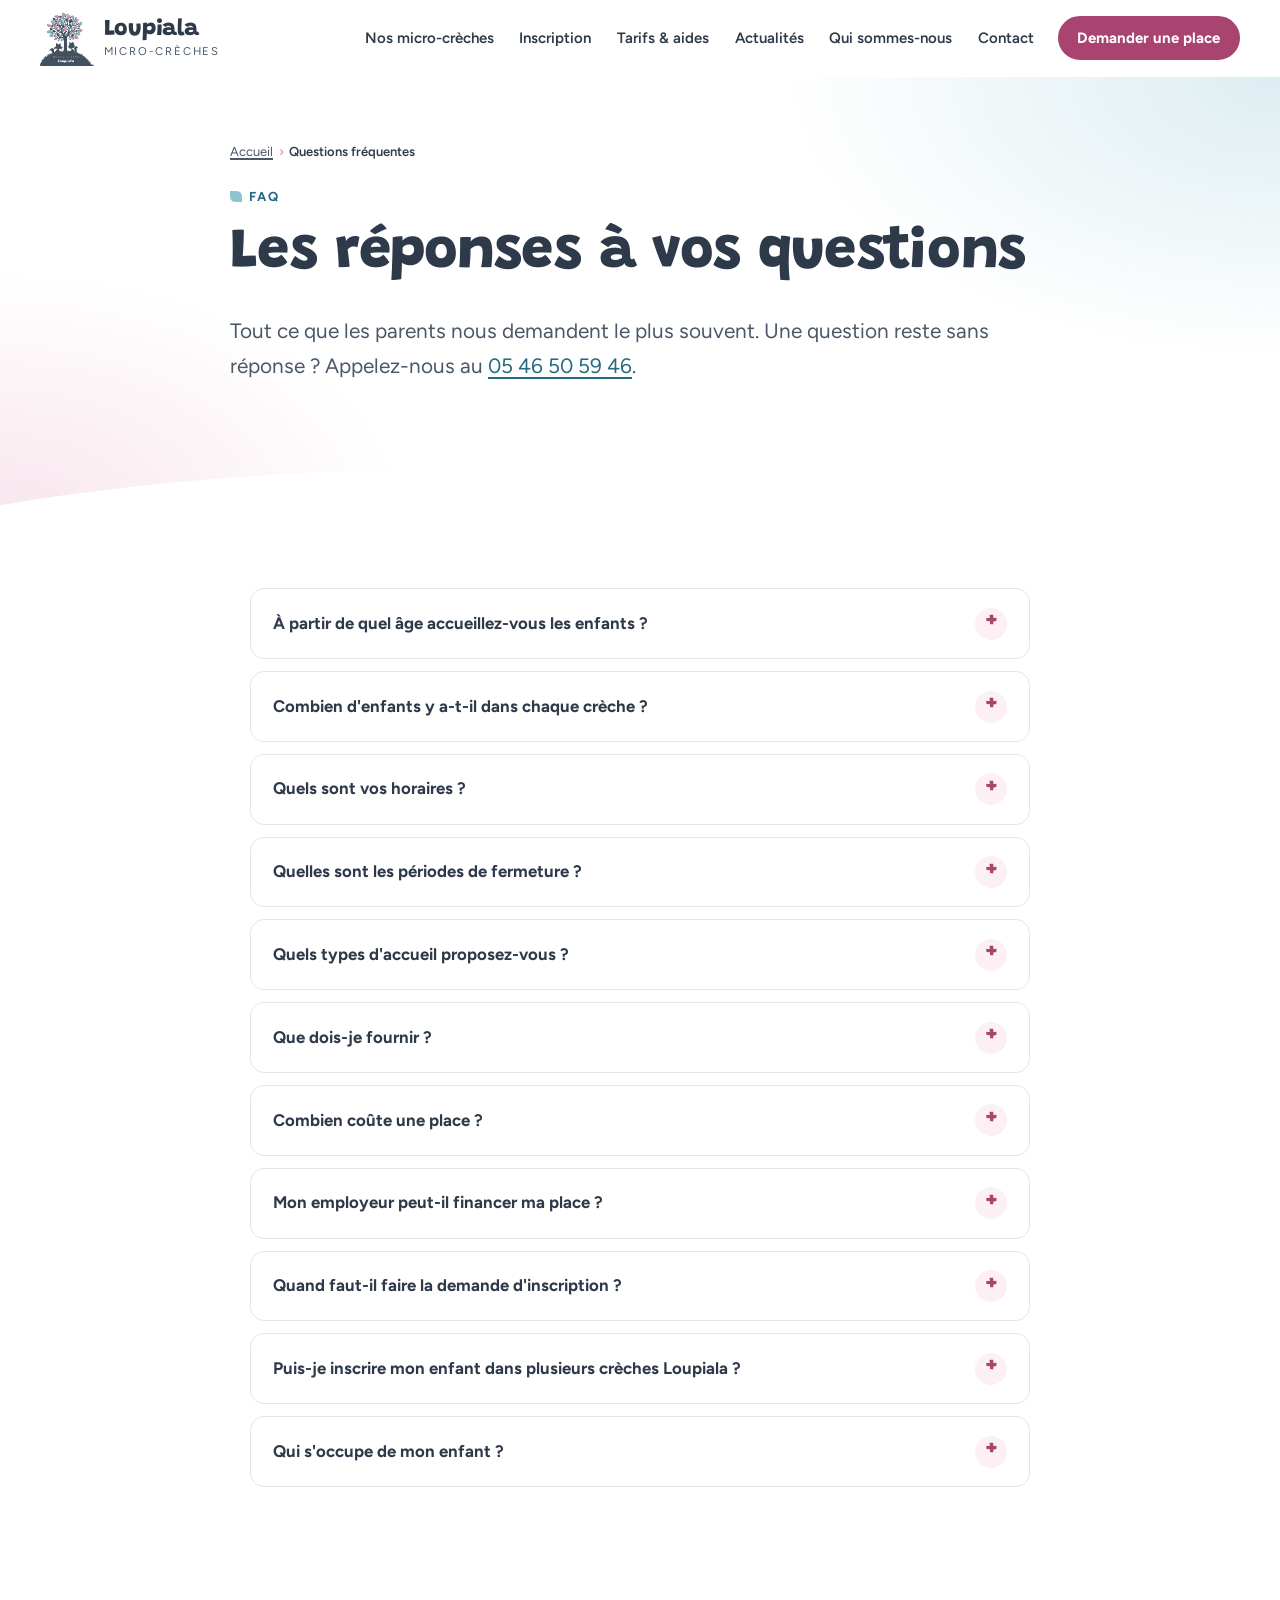
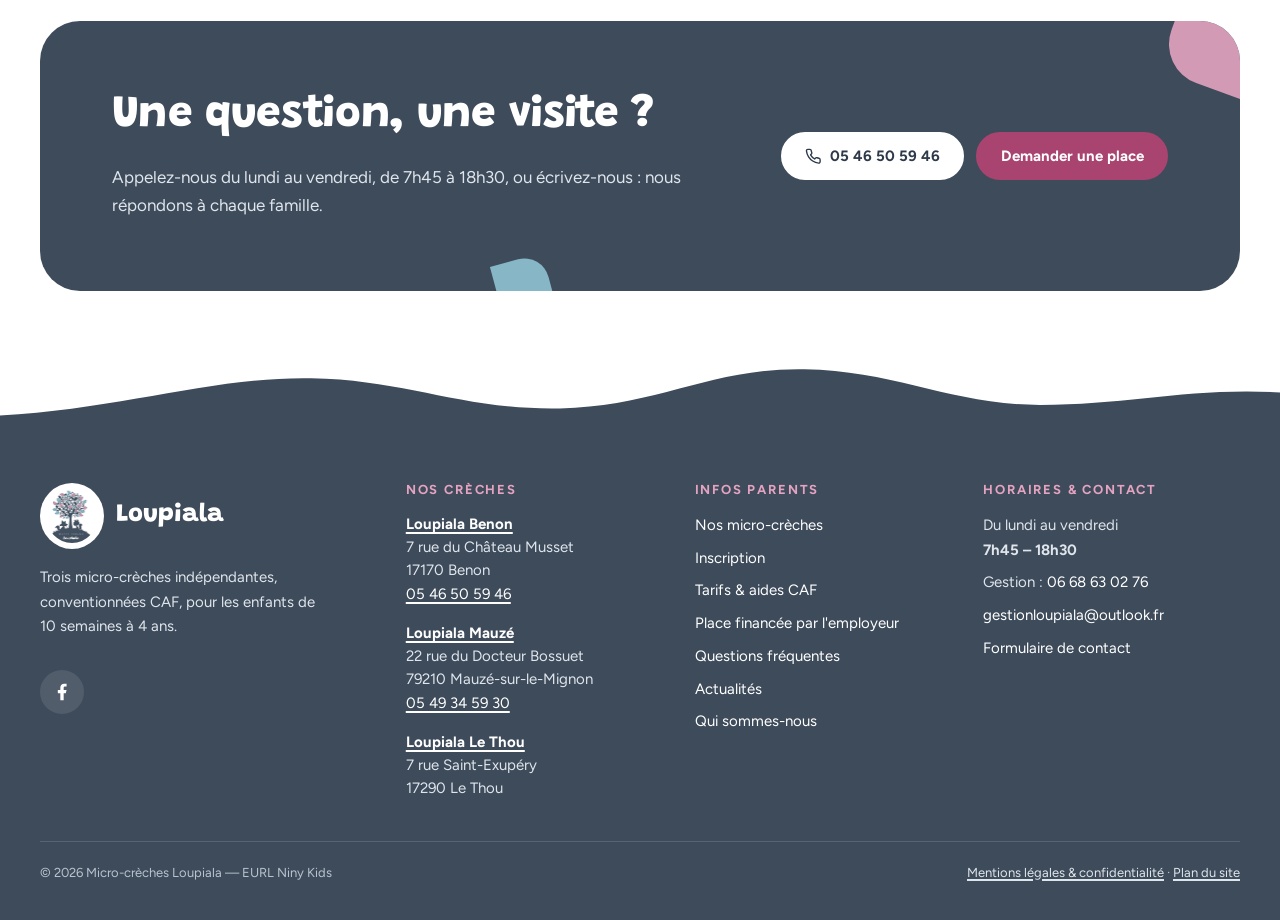
<file: faq.html>
<!DOCTYPE html>
<html lang="fr">
<head>
  <meta charset="utf-8">
  <meta name="viewport" content="width=device-width, initial-scale=1">
  <title>Questions fréquentes sur nos micro-crèches | Loupiala</title>
  <meta name="description" content="Âge d'accueil, horaires, fermetures, tarifs, aides CAF, inscription, équipe : toutes les réponses aux questions des parents sur les micro-crèches Loupiala.">
  <link rel="canonical" href="https://www.loupiala.fr/faq.html">
  <meta name="theme-color" content="#3e4b5b">

  <!-- Open Graph / Twitter -->
  <meta property="og:type" content="website">
  <meta property="og:locale" content="fr_FR">
  <meta property="og:site_name" content="Micro-crèches Loupiala">
  <meta property="og:title" content="Questions fréquentes sur nos micro-crèches | Loupiala">
  <meta property="og:description" content="Âge d'accueil, horaires, fermetures, tarifs, aides CAF, inscription, équipe : toutes les réponses aux questions des parents sur les micro-crèches Loupiala.">
  <meta property="og:url" content="https://www.loupiala.fr/faq.html">
  <meta property="og:image" content="https://www.loupiala.fr/assets/img/og-loupiala.jpg">
  <meta property="og:image:width" content="1200">
  <meta property="og:image:height" content="630">
  <meta name="twitter:card" content="summary_large_image">
  <meta name="twitter:title" content="Questions fréquentes sur nos micro-crèches | Loupiala">
  <meta name="twitter:description" content="Âge d'accueil, horaires, fermetures, tarifs, aides CAF, inscription, équipe : toutes les réponses aux questions des parents sur les micro-crèches Loupiala.">
  <meta name="twitter:image" content="https://www.loupiala.fr/assets/img/og-loupiala.jpg">

  <!-- Icônes -->
  <link rel="icon" type="image/png" sizes="48x48" href="assets/img/favicon-48.png">
  <link rel="apple-touch-icon" href="assets/img/apple-touch-icon.png">

  <!-- Polices auto-hébergées + styles -->
  <link rel="preload" href="assets/fonts/grandstander-latin.woff2" as="font" type="font/woff2" crossorigin>
  <link rel="preload" href="assets/fonts/figtree-latin.woff2" as="font" type="font/woff2" crossorigin>
  <link rel="stylesheet" href="assets/css/style.css">
  <script>document.documentElement.classList.add('js')</script>
  <script src="assets/js/main.js" defer></script>
  <script type="application/ld+json">{"@context":"https://schema.org","@graph":[{"@type":"BreadcrumbList","itemListElement":[{"@type":"ListItem","position":1,"name":"Accueil","item":"https://www.loupiala.fr/"},{"@type":"ListItem","position":2,"name":"Questions fréquentes","item":"https://www.loupiala.fr/faq.html"}]},{"@type":"FAQPage","mainEntity":[{"@type":"Question","name":"À partir de quel âge accueillez-vous les enfants ?","acceptedAnswer":{"@type":"Answer","text":"Nous accueillons les enfants de 10 semaines à 4 ans révolus, jusqu'à leur entrée à l'école maternelle. Les enfants de petite section peuvent aussi être accueillis le mercredi, par exemple."}},{"@type":"Question","name":"Combien d'enfants y a-t-il dans chaque crèche ?","acceptedAnswer":{"@type":"Answer","text":"Douze enfants au maximum par micro-crèche. Ce petit effectif permet un accueil personnalisé, au plus près du rythme de chaque enfant."}},{"@type":"Question","name":"Quels sont vos horaires ?","acceptedAnswer":{"@type":"Answer","text":"Nos trois crèches sont ouvertes du lundi au vendredi, de 7h45 à 18h30. Elles sont fermées le week-end."}},{"@type":"Question","name":"Quelles sont les périodes de fermeture ?","acceptedAnswer":{"@type":"Answer","text":"Les crèches ferment une semaine pendant les fêtes de fin d'année, une semaine au printemps (vacances scolaires), le pont de l'Ascension, trois semaines en août, ainsi que les jours fériés."}},{"@type":"Question","name":"Quels types d'accueil proposez-vous ?","acceptedAnswer":{"@type":"Answer","text":"Un accueil régulier ou occasionnel, à temps plein ou partiel, de 1 à 5 jours par semaine. Nous pouvons aussi dépanner en urgence, selon les places disponibles."}},{"@type":"Question","name":"Que dois-je fournir ?","acceptedAnswer":{"@type":"Answer","text":"Presque rien : les repas (déjeuner et goûter), le lait infantile, les couches et les produits d'hygiène sont fournis par la crèche et compris dans le tarif horaire. Vous pouvez apporter votre lait maternel ou une autre marque de lait que celle proposée."}},{"@type":"Question","name":"Combien coûte une place ?","acceptedAnswer":{"@type":"Answer","text":"Le tarif horaire dépend de vos revenus de l'année précédente et du nombre d'heures d'accueil par mois ; il est dégressif. Nos crèches étant conventionnées par la CAF, vous percevez le Complément de libre choix du Mode de Garde (CMG), puis un crédit d'impôt de 50 % sur le reste à charge. Une simulation personnalisée vous est remise lors de la pré-inscription."}},{"@type":"Question","name":"Mon employeur peut-il financer ma place ?","acceptedAnswer":{"@type":"Answer","text":"Oui, quelle que soit la taille de l'entreprise. Votre employeur peut réserver un « berceau » et bénéficier d'un crédit d'impôt famille de 50 %. Nous sommes aussi référencés auprès de centrales de réservation (Babilou, La Maison Bleue, LPCR, Quelle crèche…)."}},{"@type":"Question","name":"Quand faut-il faire la demande d'inscription ?","acceptedAnswer":{"@type":"Answer","text":"Toute l'année, quel que soit votre lieu de résidence ou de travail. Les contrats courent de fin août à fin août de l'année suivante ; pour une rentrée en septembre, mieux vaut faire votre demande dès le début de l'année."}},{"@type":"Question","name":"Puis-je inscrire mon enfant dans plusieurs crèches Loupiala ?","acceptedAnswer":{"@type":"Answer","text":"Oui : remplissez simplement une demande pour chacune des crèches qui vous intéressent."}},{"@type":"Question","name":"Qui s'occupe de mon enfant ?","acceptedAnswer":{"@type":"Answer","text":"Dans chaque crèche, une équipe de 4 à 5 professionnelles diplômées de la petite enfance, encadrée par une éducatrice de jeunes enfants (EJE) qui assure la direction. Un référent santé accompagne l'équipe (protocoles, PAI, conseils)."}}]},{"@type":"Organization","@id":"https://www.loupiala.fr/#organisation","name":"Micro-crèches Loupiala","legalName":"EURL Niny Kids","url":"https://www.loupiala.fr/","logo":"https://www.loupiala.fr/assets/img/logo-loupiala.png","email":"gestionloupiala@outlook.fr","telephone":"+33668630276","founder":{"@type":"Person","name":"Virginie Dupire"},"sameAs":["https://www.facebook.com/p/Micro-cr%C3%A8che-Loupiala-Le-Thou-Benon-Mauz%C3%A9-sur-le-Mignon-100063482651501/"],"address":{"@type":"PostalAddress","streetAddress":"4 rue des Marchands","postalCode":"17540","addressLocality":"Vérines","addressCountry":"FR"}}]}</script>
</head>
<body>
  <a class="skip-link" href="#contenu">Aller au contenu</a>
  <header class="site-header">
    <div class="wrap site-header__inner">
      <a class="marque" href="index.html" aria-label="Micro-crèches Loupiala — accueil">
        <img src="assets/img/logo-loupiala.webp" width="210" height="215" alt="" decoding="async">
        <span class="marque__texte"><span class="marque__nom">Loupiala</span><span class="marque__sous">Micro-crèches</span></span>
      </a>
      <button class="burger" type="button" aria-expanded="false" aria-controls="nav-principale">
        <span class="visually-hidden">Menu</span><svg class="icone-ouvrir" viewBox="0 0 24 24" fill="none" stroke="currentColor" stroke-width="2" stroke-linecap="round" stroke-linejoin="round" aria-hidden="true" focusable="false"><path d="M4 6h16M4 12h16M4 18h16"/></svg><svg class="icone-fermer" viewBox="0 0 24 24" fill="none" stroke="currentColor" stroke-width="2" stroke-linecap="round" stroke-linejoin="round" aria-hidden="true" focusable="false"><path d="M18 6 6 18M6 6l12 12"/></svg>
      </button>
      <nav class="nav" id="nav-principale" aria-label="Navigation principale">
        <ul class="nav__liste">
          <li class="nav__item--deroulant"><a class="nav__lien" href="micro-creches.html">Nos micro-crèches</a>
            <ul class="nav__sous"><li><a href="micro-creche-benon.html">Benon</a></li><li><a href="micro-creche-mauze-sur-le-mignon.html">Mauzé-sur-le-Mignon</a></li><li><a href="micro-creche-le-thou.html">Le Thou</a></li></ul></li>
          <li><a class="nav__lien" href="inscription.html">Inscription</a></li>
          <li><a class="nav__lien" href="tarifs-aides-caf.html">Tarifs &amp; aides</a></li>
          <li><a class="nav__lien" href="actualites.html">Actualités</a></li>
          <li><a class="nav__lien" href="qui-sommes-nous.html">Qui sommes-nous</a></li>
          <li><a class="nav__lien" href="contact.html">Contact</a></li>
        </ul>
        <a class="btn nav__cta" href="inscription.html">Demander une place</a>
      </nav>
    </div>
  </header>

  <main id="contenu">

    <section class="page-hero" aria-labelledby="titre-page">
      <div class="wrap page-hero__grille page-hero__grille--simple">
        <div>
          <nav class="ariane" aria-label="Fil d'Ariane"><ol><li><a href="index.html">Accueil</a></li><li><span aria-current="page">Questions fréquentes</span></li></ol></nav>
          <p class="surtitre surtitre--lagon">FAQ</p>
          <h1 id="titre-page">Les réponses à vos questions</h1>
          <p class="chapo">Tout ce que les parents nous demandent le plus souvent. Une question reste sans réponse ? Appelez-nous au <a href="tel:+33546505946">05 46 50 59 46</a>.</p>
        </div>
      </div>
      <svg class="page-hero__sol page-hero__sol--blanc" viewBox="0 0 1440 70" preserveAspectRatio="none" aria-hidden="true" focusable="false"><path d="M0,52 C240,12 520,0 760,26 C1000,52 1220,62 1440,18 L1440,70 L0,70 Z" fill="currentColor"/></svg>
    </section>
    <section class="section section--serree">
      <div class="wrap--etroit">
        <div class="faq">
          <details class="reveal"><summary>À partir de quel âge accueillez-vous les enfants ?</summary><div class="faq__reponse"><p>Nous accueillons les enfants de 10 semaines à 4 ans révolus, jusqu'à leur entrée à l'école maternelle. Les enfants de petite section peuvent aussi être accueillis le mercredi, par exemple.</p></div></details>
          <details class="reveal"><summary>Combien d'enfants y a-t-il dans chaque crèche ?</summary><div class="faq__reponse"><p>Douze enfants au maximum par micro-crèche. Ce petit effectif permet un accueil personnalisé, au plus près du rythme de chaque enfant.</p></div></details>
          <details class="reveal"><summary>Quels sont vos horaires ?</summary><div class="faq__reponse"><p>Nos trois crèches sont ouvertes du lundi au vendredi, de 7h45 à 18h30. Elles sont fermées le week-end.</p></div></details>
          <details class="reveal"><summary>Quelles sont les périodes de fermeture ?</summary><div class="faq__reponse"><p>Les crèches ferment une semaine pendant les fêtes de fin d'année, une semaine au printemps (vacances scolaires), le pont de l'Ascension, trois semaines en août, ainsi que les jours fériés.</p></div></details>
          <details class="reveal"><summary>Quels types d'accueil proposez-vous ?</summary><div class="faq__reponse"><p>Un accueil régulier ou occasionnel, à temps plein ou partiel, de 1 à 5 jours par semaine. Nous pouvons aussi dépanner en urgence, selon les places disponibles.</p></div></details>
          <details class="reveal"><summary>Que dois-je fournir ?</summary><div class="faq__reponse"><p>Presque rien : les repas (déjeuner et goûter), le lait infantile, les couches et les produits d'hygiène sont fournis par la crèche et compris dans le tarif horaire. Vous pouvez apporter votre lait maternel ou une autre marque de lait que celle proposée.</p></div></details>
          <details class="reveal"><summary>Combien coûte une place ?</summary><div class="faq__reponse"><p>Le tarif horaire dépend de vos revenus de l'année précédente et du nombre d'heures d'accueil par mois ; il est dégressif. Nos crèches étant conventionnées par la CAF, vous percevez le Complément de libre choix du Mode de Garde (CMG), puis un crédit d'impôt de 50 % sur le reste à charge. Une simulation personnalisée vous est remise lors de la pré-inscription.</p></div></details>
          <details class="reveal"><summary>Mon employeur peut-il financer ma place ?</summary><div class="faq__reponse"><p>Oui, quelle que soit la taille de l'entreprise. Votre employeur peut réserver un « berceau » et bénéficier d'un crédit d'impôt famille de 50 %. Nous sommes aussi référencés auprès de centrales de réservation (Babilou, La Maison Bleue, LPCR, Quelle crèche…).</p></div></details>
          <details class="reveal"><summary>Quand faut-il faire la demande d'inscription ?</summary><div class="faq__reponse"><p>Toute l'année, quel que soit votre lieu de résidence ou de travail. Les contrats courent de fin août à fin août de l'année suivante ; pour une rentrée en septembre, mieux vaut faire votre demande dès le début de l'année.</p></div></details>
          <details class="reveal"><summary>Puis-je inscrire mon enfant dans plusieurs crèches Loupiala ?</summary><div class="faq__reponse"><p>Oui : remplissez simplement une demande pour chacune des crèches qui vous intéressent.</p></div></details>
          <details class="reveal"><summary>Qui s'occupe de mon enfant ?</summary><div class="faq__reponse"><p>Dans chaque crèche, une équipe de 4 à 5 professionnelles diplômées de la petite enfance, encadrée par une éducatrice de jeunes enfants (EJE) qui assure la direction. Un référent santé accompagne l'équipe (protocoles, PAI, conseils).</p></div></details>
        </div>
      </div>
    </section>

    <section class="section section--serree" aria-labelledby="appel-titre">
      <div class="wrap">
        <div class="appel reveal">
          <div>
            <h2 id="appel-titre">Une question, une visite ?</h2>
            <p>Appelez-nous du lundi au vendredi, de 7h45 à 18h30, ou écrivez-nous : nous répondons à chaque famille.</p>
          </div>
          <div class="btn-groupe">
            <a class="btn btn--clair" href="tel:+33546505946"><svg viewBox="0 0 24 24" fill="none" stroke="currentColor" stroke-width="2" stroke-linecap="round" stroke-linejoin="round" aria-hidden="true" focusable="false"><path d="M22 16.92v3a2 2 0 0 1-2.18 2 19.79 19.79 0 0 1-8.63-3.07 19.5 19.5 0 0 1-6-6 19.79 19.79 0 0 1-3.07-8.67A2 2 0 0 1 4.11 2h3a2 2 0 0 1 2 1.72c.13.96.36 1.9.7 2.81a2 2 0 0 1-.45 2.11L8.09 9.91a16 16 0 0 0 6 6l1.27-1.27a2 2 0 0 1 2.11-.45c.91.34 1.85.57 2.81.7A2 2 0 0 1 22 16.92z"/></svg> 05 46 50 59 46</a>
            <a class="btn" href="inscription.html">Demander une place</a>
          </div>
        </div>
      </div>
    </section>
  </main>

  <footer class="site-footer">
    <svg class="site-footer__colline" viewBox="0 0 1440 80" preserveAspectRatio="none" aria-hidden="true" focusable="false"><path d="M0,80 L0,58 C140,50 240,14 350,16 C460,18 520,52 630,50 C740,48 800,4 905,6 C1010,8 1070,46 1170,46 C1270,46 1340,26 1440,32 L1440,81 L0,81 Z" fill="currentColor"/></svg>
    <div class="wrap site-footer__grille">
      <div class="pied-marque">
        <a class="pied-marque__logo" href="index.html"><img src="assets/img/logo-loupiala.webp" width="210" height="215" alt="" loading="lazy" decoding="async"><span>Loupiala</span></a>
        <p>Trois micro-crèches indépendantes, conventionnées CAF, pour les enfants de 10&nbsp;semaines à 4&nbsp;ans.</p>
        <div class="reseaux"><a href="https://www.facebook.com/p/Micro-cr%C3%A8che-Loupiala-Le-Thou-Benon-Mauz%C3%A9-sur-le-Mignon-100063482651501/" rel="noopener" target="_blank" aria-label="Loupiala sur Facebook (nouvel onglet)"><svg viewBox="0 0 24 24" fill="currentColor" aria-hidden="true" focusable="false"><path d="M14 13.5h2.5l1-4H14v-2c0-1.03 0-2 2-2h1.5V2.14c-.326-.043-1.557-.14-2.857-.14C11.928 2 10 3.657 10 6.7v2.8H7v4h3V22h4z"/></svg></a></div>
      </div>
      <div>
        <h2>Nos crèches</h2>
          <address><strong><a href="micro-creche-benon.html">Loupiala Benon</a></strong><br>7 rue du Château Musset<br>17170 Benon<br><a href="tel:+33546505946">05 46 50 59 46</a></address>
          <address><strong><a href="micro-creche-mauze-sur-le-mignon.html">Loupiala Mauzé</a></strong><br>22 rue du Docteur Bossuet<br>79210 Mauzé-sur-le-Mignon<br><a href="tel:+33549345930">05 49 34 59 30</a></address>
          <address><strong><a href="micro-creche-le-thou.html">Loupiala Le Thou</a></strong><br>7 rue Saint-Exupéry<br>17290 Le Thou</address>
      </div>
      <div>
        <h2>Infos parents</h2>
        <ul>
          <li><a href="micro-creches.html">Nos micro-crèches</a></li>
          <li><a href="inscription.html">Inscription</a></li>
          <li><a href="tarifs-aides-caf.html">Tarifs &amp; aides CAF</a></li>
          <li><a href="tarifs-aides-caf.html#employeur">Place financée par l'employeur</a></li>
          <li><a href="faq.html">Questions fréquentes</a></li>
          <li><a href="actualites.html">Actualités</a></li>
          <li><a href="qui-sommes-nous.html">Qui sommes-nous</a></li>
        </ul>
      </div>
      <div>
        <h2>Horaires &amp; contact</h2>
        <ul>
          <li>Du lundi au vendredi<br><strong>7h45 – 18h30</strong></li>
          <li>Gestion : <a href="tel:+33668630276">06 68 63 02 76</a></li>
          <li><a href="mailto:gestionloupiala@outlook.fr">gestionloupiala@outlook.fr</a></li>
          <li><a href="contact.html">Formulaire de contact</a></li>
        </ul>
      </div>
    </div>
    <div class="wrap site-footer__bas">
      <p>© <span id="annee">2026</span> Micro-crèches Loupiala — EURL Niny Kids</p>
      <p><a href="mentions-legales.html">Mentions légales &amp; confidentialité</a> · <a href="sitemap.xml">Plan du site</a></p>
    </div>
  </footer>
</body>
</html>
</file>
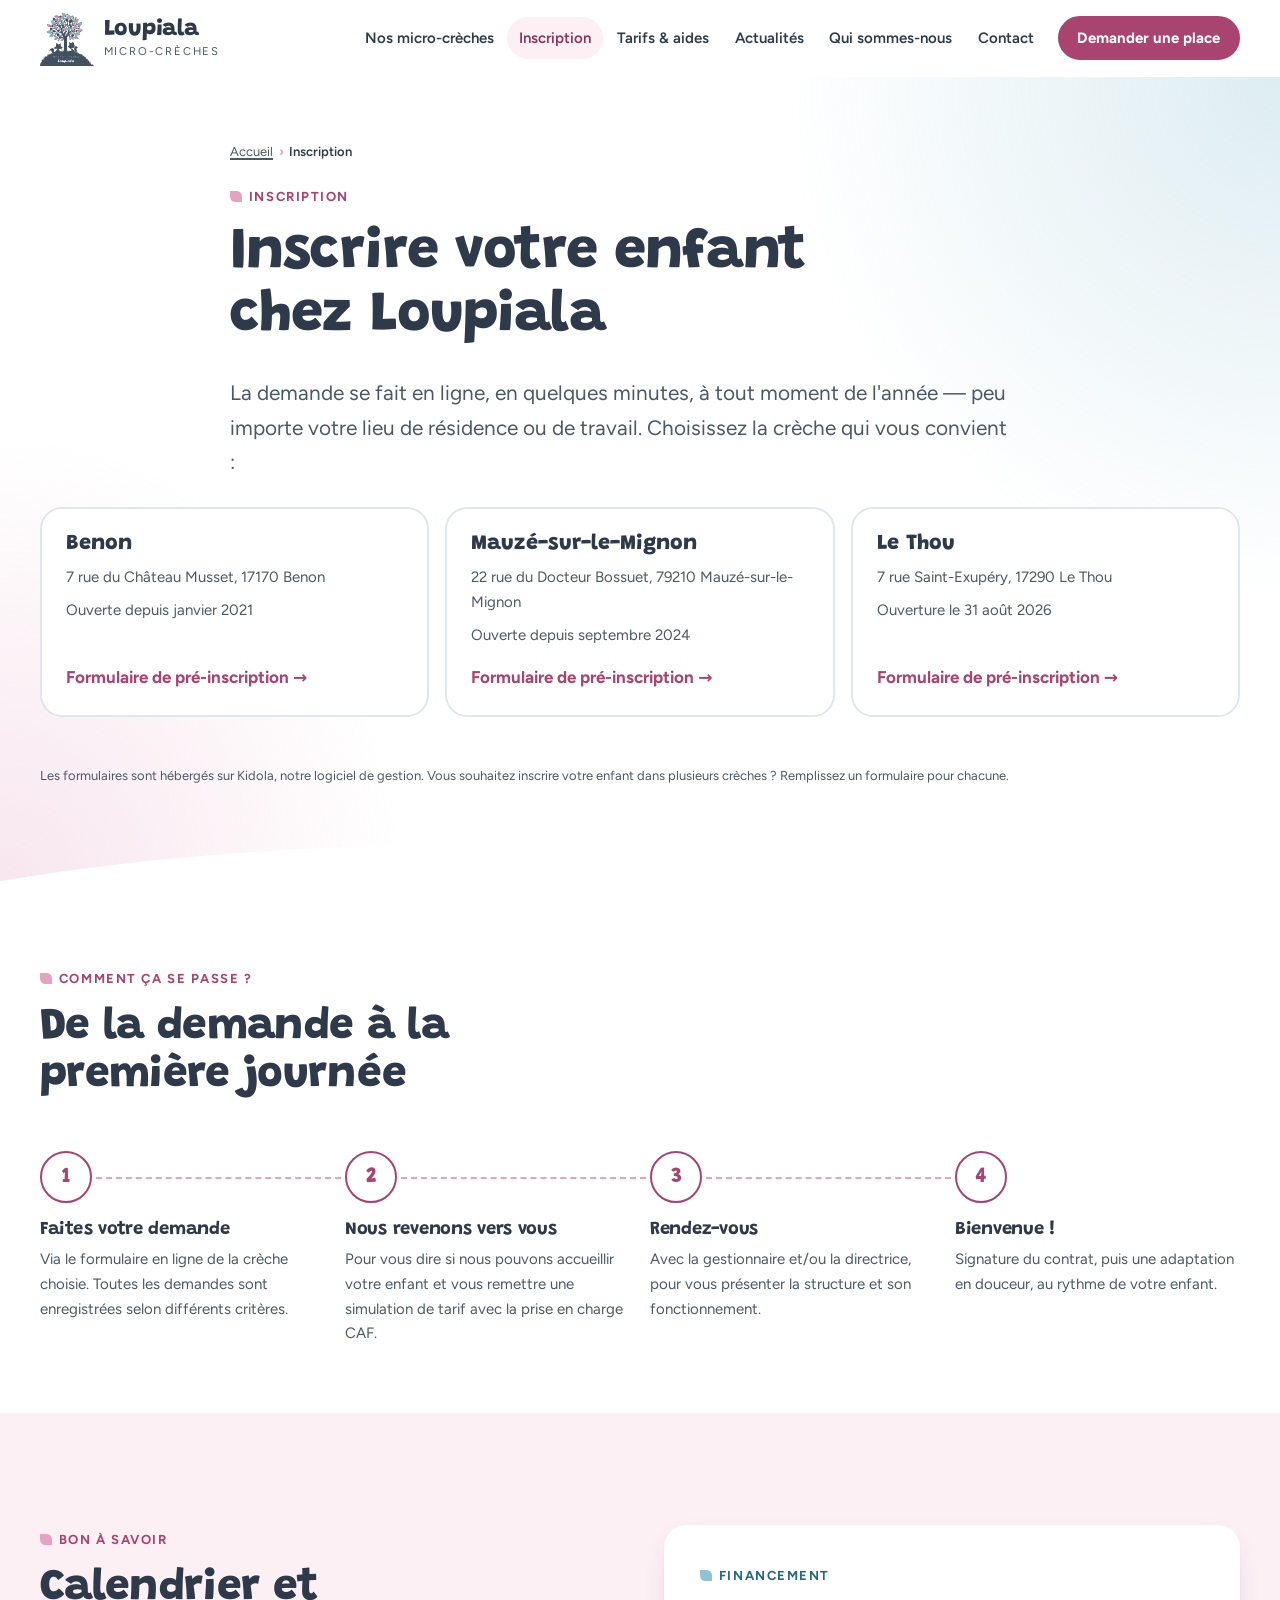
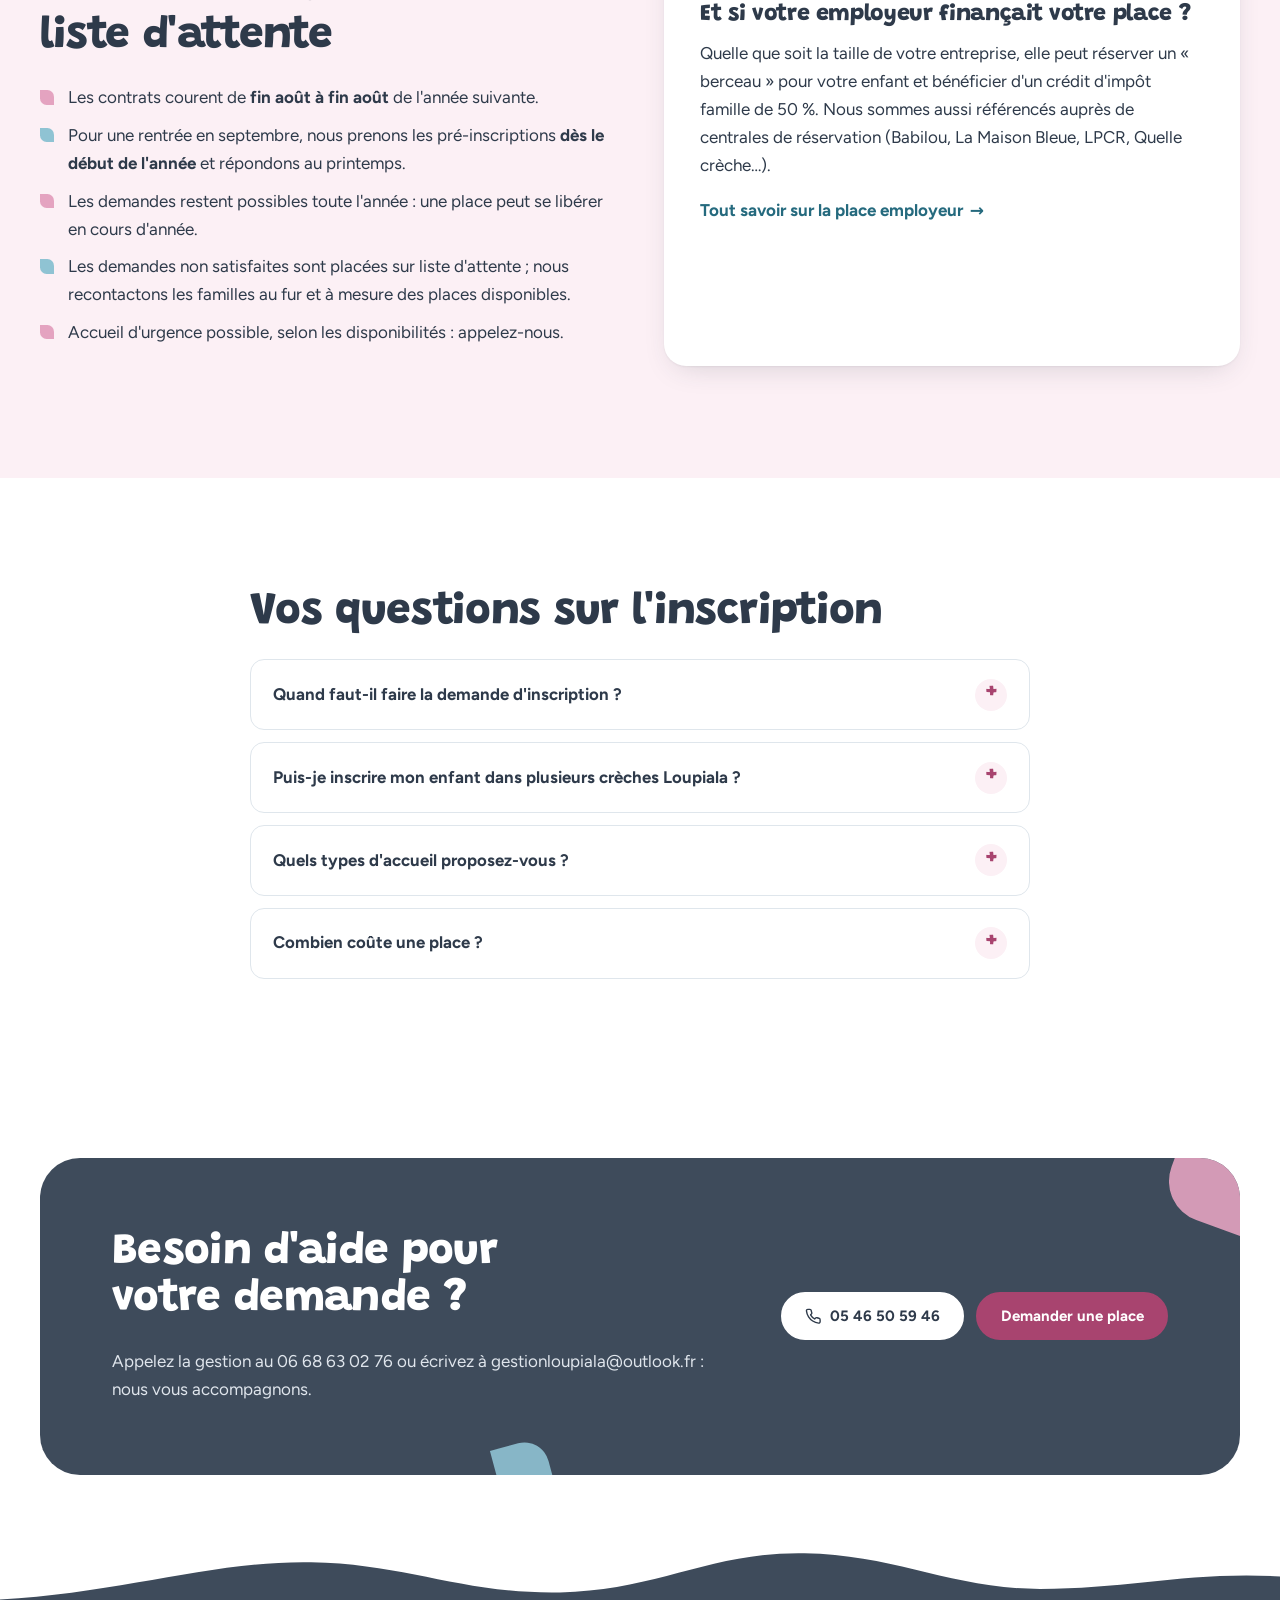
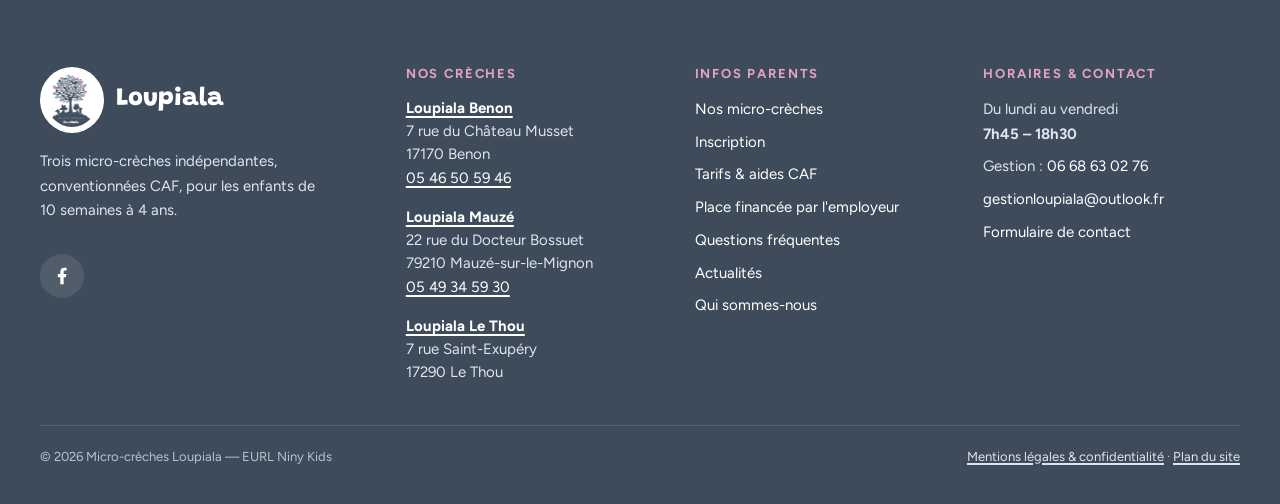
<file: inscription.html>
<!DOCTYPE html>
<html lang="fr">
<head>
  <meta charset="utf-8">
  <meta name="viewport" content="width=device-width, initial-scale=1">
  <title>Inscription en micro-crèche — Benon, Mauzé, Le Thou | Loupiala</title>
  <meta name="description" content="Pré-inscrivez votre enfant en ligne dans l'une des trois micro-crèches Loupiala, toute l'année. Étapes, calendrier des contrats et financement employeur.">
  <link rel="canonical" href="https://www.loupiala.fr/inscription.html">
  <meta name="theme-color" content="#3e4b5b">

  <!-- Open Graph / Twitter -->
  <meta property="og:type" content="website">
  <meta property="og:locale" content="fr_FR">
  <meta property="og:site_name" content="Micro-crèches Loupiala">
  <meta property="og:title" content="Inscription en micro-crèche — Benon, Mauzé, Le Thou | Loupiala">
  <meta property="og:description" content="Pré-inscrivez votre enfant en ligne dans l'une des trois micro-crèches Loupiala, toute l'année. Étapes, calendrier des contrats et financement employeur.">
  <meta property="og:url" content="https://www.loupiala.fr/inscription.html">
  <meta property="og:image" content="https://www.loupiala.fr/assets/img/og-loupiala.jpg">
  <meta property="og:image:width" content="1200">
  <meta property="og:image:height" content="630">
  <meta name="twitter:card" content="summary_large_image">
  <meta name="twitter:title" content="Inscription en micro-crèche — Benon, Mauzé, Le Thou | Loupiala">
  <meta name="twitter:description" content="Pré-inscrivez votre enfant en ligne dans l'une des trois micro-crèches Loupiala, toute l'année. Étapes, calendrier des contrats et financement employeur.">
  <meta name="twitter:image" content="https://www.loupiala.fr/assets/img/og-loupiala.jpg">

  <!-- Icônes -->
  <link rel="icon" type="image/png" sizes="48x48" href="assets/img/favicon-48.png">
  <link rel="apple-touch-icon" href="assets/img/apple-touch-icon.png">

  <!-- Polices auto-hébergées + styles -->
  <link rel="preload" href="assets/fonts/grandstander-latin.woff2" as="font" type="font/woff2" crossorigin>
  <link rel="preload" href="assets/fonts/figtree-latin.woff2" as="font" type="font/woff2" crossorigin>
  <link rel="stylesheet" href="assets/css/style.css">
  <script>document.documentElement.classList.add('js')</script>
  <script src="assets/js/main.js" defer></script>
  <script type="application/ld+json">{"@context":"https://schema.org","@graph":[{"@type":"BreadcrumbList","itemListElement":[{"@type":"ListItem","position":1,"name":"Accueil","item":"https://www.loupiala.fr/"},{"@type":"ListItem","position":2,"name":"Inscription","item":"https://www.loupiala.fr/inscription.html"}]},{"@type":"FAQPage","mainEntity":[{"@type":"Question","name":"Quand faut-il faire la demande d'inscription ?","acceptedAnswer":{"@type":"Answer","text":"Toute l'année, quel que soit votre lieu de résidence ou de travail. Les contrats courent de fin août à fin août de l'année suivante ; pour une rentrée en septembre, mieux vaut faire votre demande dès le début de l'année."}},{"@type":"Question","name":"Puis-je inscrire mon enfant dans plusieurs crèches Loupiala ?","acceptedAnswer":{"@type":"Answer","text":"Oui : remplissez simplement une demande pour chacune des crèches qui vous intéressent."}}]},{"@type":"Organization","@id":"https://www.loupiala.fr/#organisation","name":"Micro-crèches Loupiala","legalName":"EURL Niny Kids","url":"https://www.loupiala.fr/","logo":"https://www.loupiala.fr/assets/img/logo-loupiala.png","email":"gestionloupiala@outlook.fr","telephone":"+33668630276","founder":{"@type":"Person","name":"Virginie Dupire"},"sameAs":["https://www.facebook.com/p/Micro-cr%C3%A8che-Loupiala-Le-Thou-Benon-Mauz%C3%A9-sur-le-Mignon-100063482651501/"],"address":{"@type":"PostalAddress","streetAddress":"4 rue des Marchands","postalCode":"17540","addressLocality":"Vérines","addressCountry":"FR"}}]}</script>
</head>
<body>
  <a class="skip-link" href="#contenu">Aller au contenu</a>
  <header class="site-header">
    <div class="wrap site-header__inner">
      <a class="marque" href="index.html" aria-label="Micro-crèches Loupiala — accueil">
        <img src="assets/img/logo-loupiala.webp" width="210" height="215" alt="" decoding="async">
        <span class="marque__texte"><span class="marque__nom">Loupiala</span><span class="marque__sous">Micro-crèches</span></span>
      </a>
      <button class="burger" type="button" aria-expanded="false" aria-controls="nav-principale">
        <span class="visually-hidden">Menu</span><svg class="icone-ouvrir" viewBox="0 0 24 24" fill="none" stroke="currentColor" stroke-width="2" stroke-linecap="round" stroke-linejoin="round" aria-hidden="true" focusable="false"><path d="M4 6h16M4 12h16M4 18h16"/></svg><svg class="icone-fermer" viewBox="0 0 24 24" fill="none" stroke="currentColor" stroke-width="2" stroke-linecap="round" stroke-linejoin="round" aria-hidden="true" focusable="false"><path d="M18 6 6 18M6 6l12 12"/></svg>
      </button>
      <nav class="nav" id="nav-principale" aria-label="Navigation principale">
        <ul class="nav__liste">
          <li class="nav__item--deroulant"><a class="nav__lien" href="micro-creches.html">Nos micro-crèches</a>
            <ul class="nav__sous"><li><a href="micro-creche-benon.html">Benon</a></li><li><a href="micro-creche-mauze-sur-le-mignon.html">Mauzé-sur-le-Mignon</a></li><li><a href="micro-creche-le-thou.html">Le Thou</a></li></ul></li>
          <li><a class="nav__lien" href="inscription.html" aria-current="page">Inscription</a></li>
          <li><a class="nav__lien" href="tarifs-aides-caf.html">Tarifs &amp; aides</a></li>
          <li><a class="nav__lien" href="actualites.html">Actualités</a></li>
          <li><a class="nav__lien" href="qui-sommes-nous.html">Qui sommes-nous</a></li>
          <li><a class="nav__lien" href="contact.html">Contact</a></li>
        </ul>
        <a class="btn nav__cta" href="inscription.html">Demander une place</a>
      </nav>
    </div>
  </header>

  <main id="contenu">

    <section class="page-hero" aria-labelledby="titre-page">
      <div class="wrap page-hero__grille page-hero__grille--simple">
        <div>
          <nav class="ariane" aria-label="Fil d'Ariane"><ol><li><a href="index.html">Accueil</a></li><li><span aria-current="page">Inscription</span></li></ol></nav>
          <p class="surtitre">Inscription</p>
          <h1 id="titre-page">Inscrire votre enfant chez Loupiala</h1>
          <p class="chapo">La demande se fait en ligne, en quelques minutes, à tout moment de l'année — peu importe votre lieu de résidence ou de travail. Choisissez la crèche qui vous convient :</p>
        </div>
      </div>
      <div class="wrap">
        <div class="inscriptions">
          <a class="inscription reveal" href="https://kidola.app/registration/540/loupiala-benon" target="_blank" rel="noopener"><strong>Benon</strong><span>7 rue du Château Musset, 17170 Benon</span><span>Ouverte depuis janvier 2021</span><em>Formulaire de pré-inscription →<span class="visually-hidden"> (nouvel onglet)</span></em></a>
          <a class="inscription reveal" href="https://kidola.app/registration/546/loupiala-mauze" target="_blank" rel="noopener"><strong>Mauzé-sur-le-Mignon</strong><span>22 rue du Docteur Bossuet, 79210 Mauzé-sur-le-Mignon</span><span>Ouverte depuis septembre 2024</span><em>Formulaire de pré-inscription →<span class="visually-hidden"> (nouvel onglet)</span></em></a>
          <a class="inscription reveal" href="https://kidola.app/registration/930/loupiala-le-thou" target="_blank" rel="noopener"><strong>Le Thou</strong><span>7 rue Saint-Exupéry, 17290 Le Thou</span><span>Ouverture le 31 août 2026</span><em>Formulaire de pré-inscription →<span class="visually-hidden"> (nouvel onglet)</span></em></a>
        </div>
        <p class="note mt-l">Les formulaires sont hébergés sur Kidola, notre logiciel de gestion. Vous souhaitez inscrire votre enfant dans plusieurs crèches ? Remplissez un formulaire pour chacune.</p>
      </div>
      <svg class="page-hero__sol page-hero__sol--blanc" viewBox="0 0 1440 70" preserveAspectRatio="none" aria-hidden="true" focusable="false"><path d="M0,52 C240,12 520,0 760,26 C1000,52 1220,62 1440,18 L1440,70 L0,70 Z" fill="currentColor"/></svg>
    </section>

    <section class="section section--serree" aria-labelledby="titre-etapes">
      <div class="wrap">
        <div class="entete-section">
          <p class="surtitre">Comment ça se passe ?</p>
          <h2 id="titre-etapes">De la demande à la première journée</h2>
        </div>
        <ol class="etapes">
          <li class="reveal"><h3>Faites votre demande</h3><p>Via le formulaire en ligne de la crèche choisie. Toutes les demandes sont enregistrées selon différents critères.</p></li>
          <li class="reveal"><h3>Nous revenons vers vous</h3><p>Pour vous dire si nous pouvons accueillir votre enfant et vous remettre une simulation de tarif avec la prise en charge CAF.</p></li>
          <li class="reveal"><h3>Rendez-vous</h3><p>Avec la gestionnaire et/ou la directrice, pour vous présenter la structure et son fonctionnement.</p></li>
          <li class="reveal"><h3>Bienvenue !</h3><p>Signature du contrat, puis une adaptation en douceur, au rythme de votre enfant.</p></li>
        </ol>
      </div>
    </section>

    <section class="section section--rose" aria-labelledby="titre-calendrier">
      <div class="wrap grille-2">
        <div class="reveal">
          <p class="surtitre">Bon à savoir</p>
          <h2 id="titre-calendrier">Calendrier et liste d'attente</h2>
          <ul class="liste-feuilles">
            <li>Les contrats courent de <strong>fin août à fin août</strong> de l'année suivante.</li>
            <li>Pour une rentrée en septembre, nous prenons les pré-inscriptions <strong>dès le début de l'année</strong> et répondons au printemps.</li>
            <li>Les demandes restent possibles toute l'année : une place peut se libérer en cours d'année.</li>
            <li>Les demandes non satisfaites sont placées sur liste d'attente ; nous recontactons les familles au fur et à mesure des places disponibles.</li>
            <li>Accueil d'urgence possible, selon les disponibilités : appelez-nous.</li>
          </ul>
        </div>
        <div class="encadre encadre--blanc reveal" id="employeur">
          <p class="surtitre surtitre--lagon">Financement</p>
          <h2 style="font-size:var(--fs-h3)">Et si votre employeur finançait votre place ?</h2>
          <p>Quelle que soit la taille de votre entreprise, elle peut réserver un « berceau » pour votre enfant et bénéficier d'un crédit d'impôt famille de 50&nbsp;%. Nous sommes aussi référencés auprès de centrales de réservation (Babilou, La Maison Bleue, LPCR, Quelle crèche…).</p>
          <p><a class="lien-fleche" href="tarifs-aides-caf.html#employeur">Tout savoir sur la place employeur</a></p>
        </div>
      </div>
    </section>

    <section class="section" aria-labelledby="titre-faq">
      <div class="wrap--etroit">
        <h2 id="titre-faq">Vos questions sur l'inscription</h2>
        <div class="faq">
          <details class="reveal"><summary>Quand faut-il faire la demande d'inscription ?</summary><div class="faq__reponse"><p>Toute l'année, quel que soit votre lieu de résidence ou de travail. Les contrats courent de fin août à fin août de l'année suivante ; pour une rentrée en septembre, mieux vaut faire votre demande dès le début de l'année.</p></div></details>
          <details class="reveal"><summary>Puis-je inscrire mon enfant dans plusieurs crèches Loupiala ?</summary><div class="faq__reponse"><p>Oui : remplissez simplement une demande pour chacune des crèches qui vous intéressent.</p></div></details>
          <details class="reveal"><summary>Quels types d'accueil proposez-vous ?</summary><div class="faq__reponse"><p>Un accueil régulier ou occasionnel, à temps plein ou partiel, de 1 à 5 jours par semaine. Nous pouvons aussi dépanner en urgence, selon les places disponibles.</p></div></details>
          <details class="reveal"><summary>Combien coûte une place ?</summary><div class="faq__reponse"><p>Le tarif horaire dépend de vos revenus de l'année précédente et du nombre d'heures d'accueil par mois ; il est dégressif. Nos crèches étant conventionnées par la CAF, vous percevez le Complément de libre choix du Mode de Garde (CMG), puis un crédit d'impôt de 50 % sur le reste à charge. Une simulation personnalisée vous est remise lors de la pré-inscription.</p></div></details>
        </div>
      </div>
    </section>

    <section class="section section--serree" aria-labelledby="appel-titre">
      <div class="wrap">
        <div class="appel reveal">
          <div>
            <h2 id="appel-titre">Besoin d'aide pour votre demande ?</h2>
            <p>Appelez la gestion au 06 68 63 02 76 ou écrivez à gestionloupiala@outlook.fr : nous vous accompagnons.</p>
          </div>
          <div class="btn-groupe">
            <a class="btn btn--clair" href="tel:+33546505946"><svg viewBox="0 0 24 24" fill="none" stroke="currentColor" stroke-width="2" stroke-linecap="round" stroke-linejoin="round" aria-hidden="true" focusable="false"><path d="M22 16.92v3a2 2 0 0 1-2.18 2 19.79 19.79 0 0 1-8.63-3.07 19.5 19.5 0 0 1-6-6 19.79 19.79 0 0 1-3.07-8.67A2 2 0 0 1 4.11 2h3a2 2 0 0 1 2 1.72c.13.96.36 1.9.7 2.81a2 2 0 0 1-.45 2.11L8.09 9.91a16 16 0 0 0 6 6l1.27-1.27a2 2 0 0 1 2.11-.45c.91.34 1.85.57 2.81.7A2 2 0 0 1 22 16.92z"/></svg> 05 46 50 59 46</a>
            <a class="btn" href="inscription.html">Demander une place</a>
          </div>
        </div>
      </div>
    </section>
  </main>

  <footer class="site-footer">
    <svg class="site-footer__colline" viewBox="0 0 1440 80" preserveAspectRatio="none" aria-hidden="true" focusable="false"><path d="M0,80 L0,58 C140,50 240,14 350,16 C460,18 520,52 630,50 C740,48 800,4 905,6 C1010,8 1070,46 1170,46 C1270,46 1340,26 1440,32 L1440,81 L0,81 Z" fill="currentColor"/></svg>
    <div class="wrap site-footer__grille">
      <div class="pied-marque">
        <a class="pied-marque__logo" href="index.html"><img src="assets/img/logo-loupiala.webp" width="210" height="215" alt="" loading="lazy" decoding="async"><span>Loupiala</span></a>
        <p>Trois micro-crèches indépendantes, conventionnées CAF, pour les enfants de 10&nbsp;semaines à 4&nbsp;ans.</p>
        <div class="reseaux"><a href="https://www.facebook.com/p/Micro-cr%C3%A8che-Loupiala-Le-Thou-Benon-Mauz%C3%A9-sur-le-Mignon-100063482651501/" rel="noopener" target="_blank" aria-label="Loupiala sur Facebook (nouvel onglet)"><svg viewBox="0 0 24 24" fill="currentColor" aria-hidden="true" focusable="false"><path d="M14 13.5h2.5l1-4H14v-2c0-1.03 0-2 2-2h1.5V2.14c-.326-.043-1.557-.14-2.857-.14C11.928 2 10 3.657 10 6.7v2.8H7v4h3V22h4z"/></svg></a></div>
      </div>
      <div>
        <h2>Nos crèches</h2>
          <address><strong><a href="micro-creche-benon.html">Loupiala Benon</a></strong><br>7 rue du Château Musset<br>17170 Benon<br><a href="tel:+33546505946">05 46 50 59 46</a></address>
          <address><strong><a href="micro-creche-mauze-sur-le-mignon.html">Loupiala Mauzé</a></strong><br>22 rue du Docteur Bossuet<br>79210 Mauzé-sur-le-Mignon<br><a href="tel:+33549345930">05 49 34 59 30</a></address>
          <address><strong><a href="micro-creche-le-thou.html">Loupiala Le Thou</a></strong><br>7 rue Saint-Exupéry<br>17290 Le Thou</address>
      </div>
      <div>
        <h2>Infos parents</h2>
        <ul>
          <li><a href="micro-creches.html">Nos micro-crèches</a></li>
          <li><a href="inscription.html">Inscription</a></li>
          <li><a href="tarifs-aides-caf.html">Tarifs &amp; aides CAF</a></li>
          <li><a href="tarifs-aides-caf.html#employeur">Place financée par l'employeur</a></li>
          <li><a href="faq.html">Questions fréquentes</a></li>
          <li><a href="actualites.html">Actualités</a></li>
          <li><a href="qui-sommes-nous.html">Qui sommes-nous</a></li>
        </ul>
      </div>
      <div>
        <h2>Horaires &amp; contact</h2>
        <ul>
          <li>Du lundi au vendredi<br><strong>7h45 – 18h30</strong></li>
          <li>Gestion : <a href="tel:+33668630276">06 68 63 02 76</a></li>
          <li><a href="mailto:gestionloupiala@outlook.fr">gestionloupiala@outlook.fr</a></li>
          <li><a href="contact.html">Formulaire de contact</a></li>
        </ul>
      </div>
    </div>
    <div class="wrap site-footer__bas">
      <p>© <span id="annee">2026</span> Micro-crèches Loupiala — EURL Niny Kids</p>
      <p><a href="mentions-legales.html">Mentions légales &amp; confidentialité</a> · <a href="sitemap.xml">Plan du site</a></p>
    </div>
  </footer>
</body>
</html>
</file>
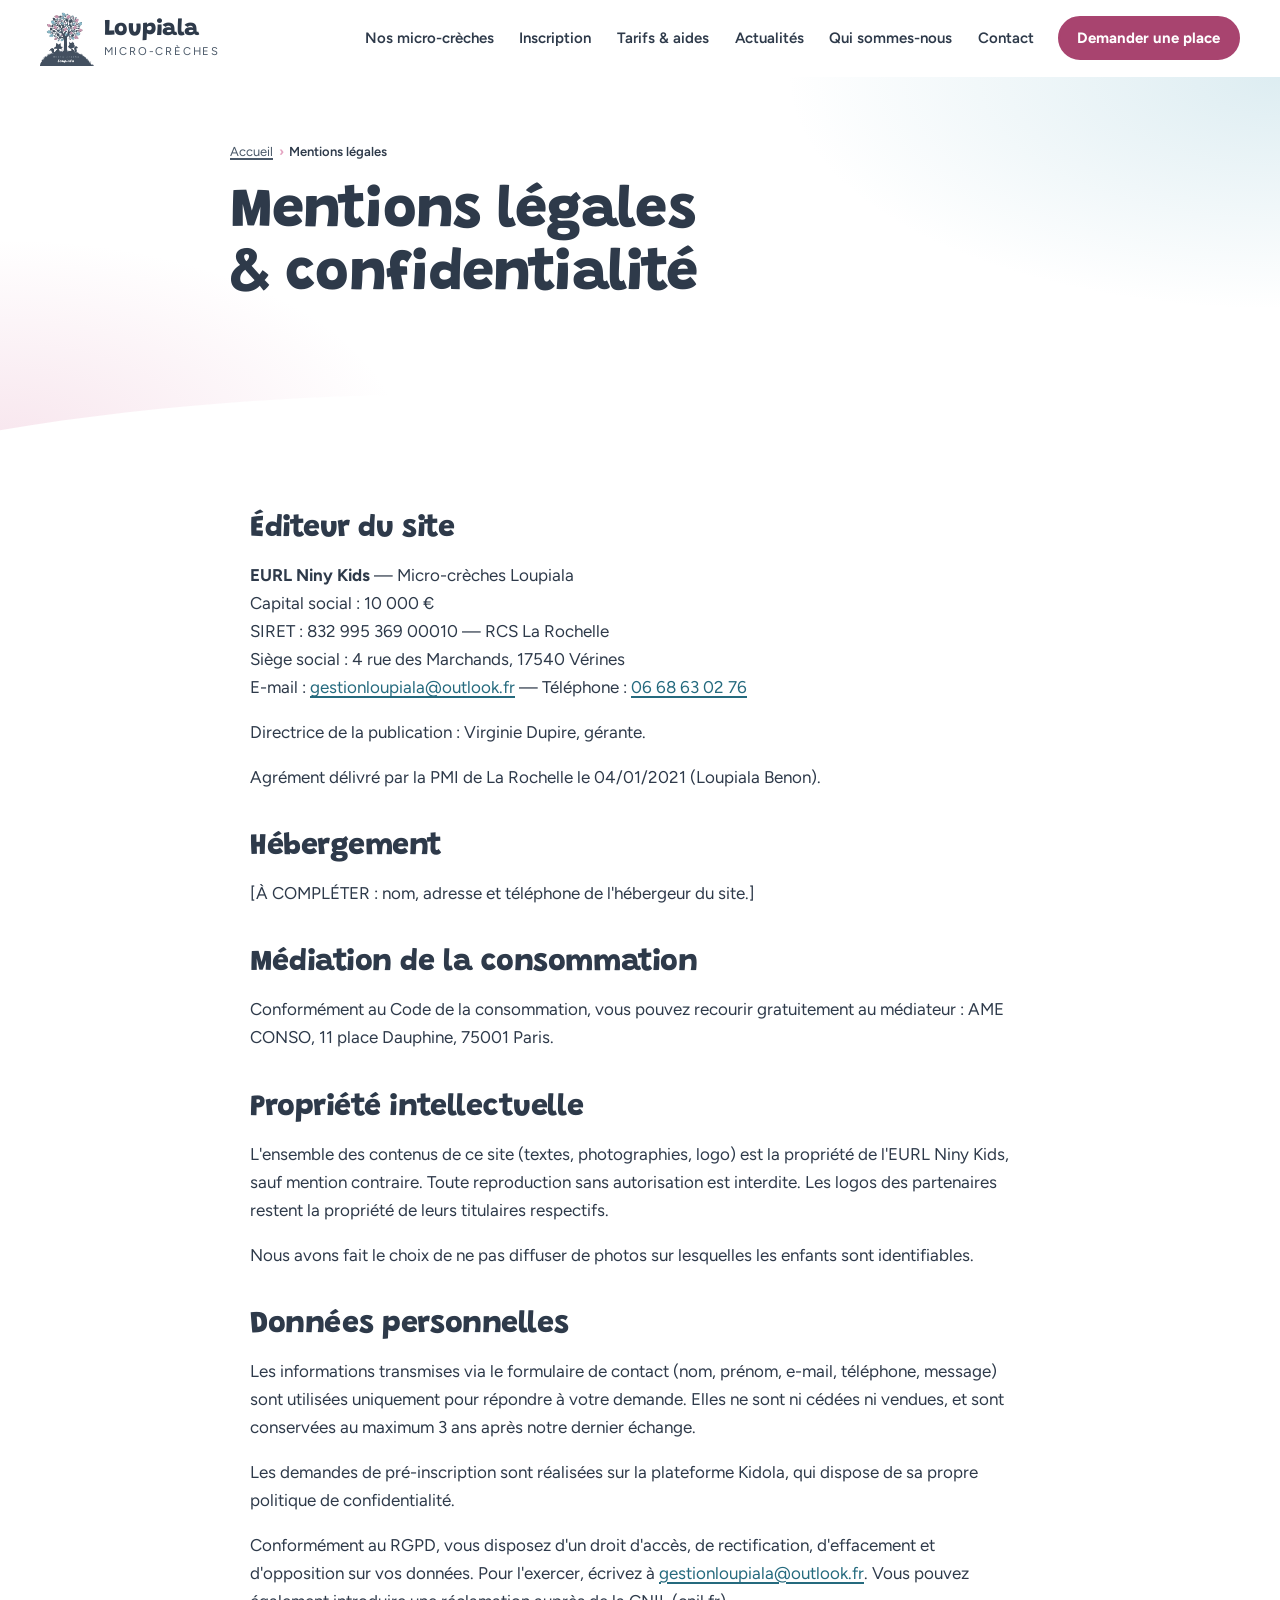
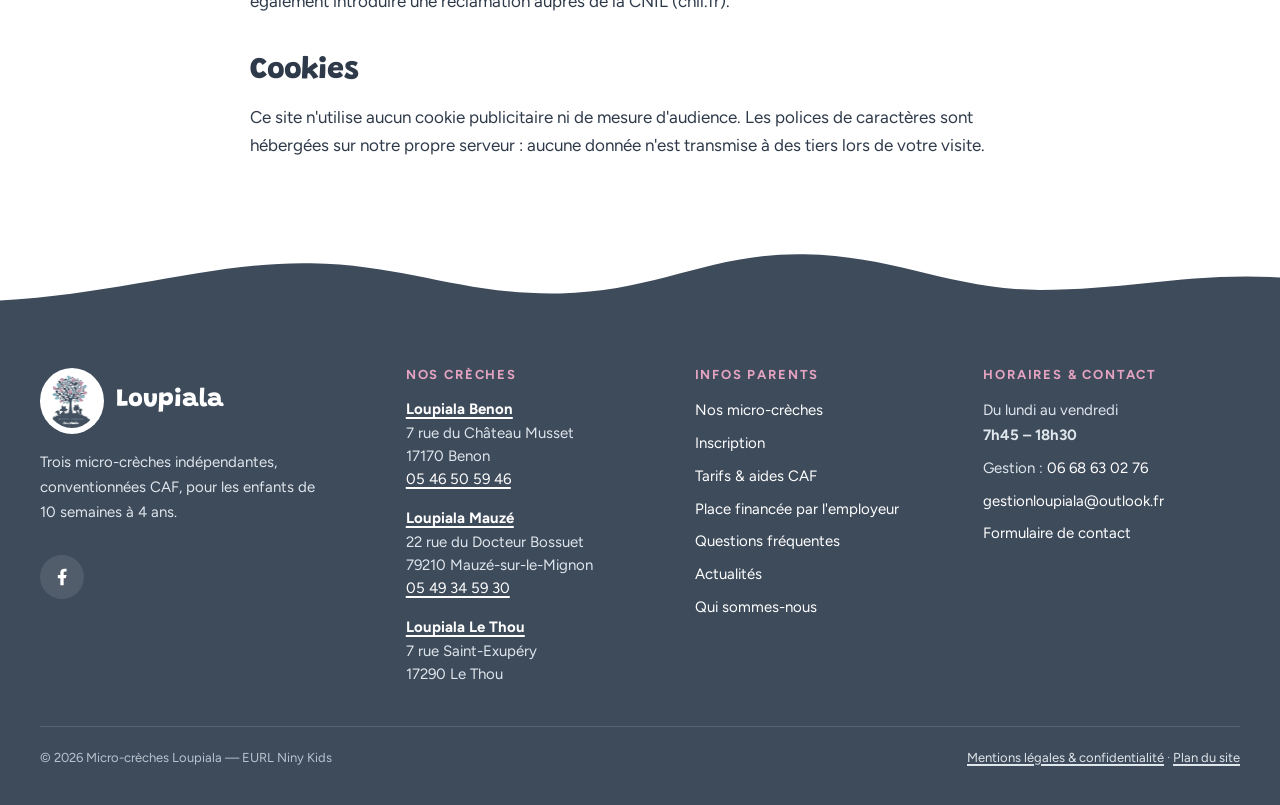
<file: mentions-legales.html>
<!DOCTYPE html>
<html lang="fr">
<head>
  <meta charset="utf-8">
  <meta name="viewport" content="width=device-width, initial-scale=1">
  <title>Mentions légales et confidentialité | Micro-crèches Loupiala</title>
  <meta name="description" content="Mentions légales, éditeur, hébergeur, médiation de la consommation et politique de confidentialité du site des micro-crèches Loupiala (EURL Niny Kids).">
  <link rel="canonical" href="https://www.loupiala.fr/mentions-legales.html">
  <meta name="theme-color" content="#3e4b5b">

  <!-- Open Graph / Twitter -->
  <meta property="og:type" content="website">
  <meta property="og:locale" content="fr_FR">
  <meta property="og:site_name" content="Micro-crèches Loupiala">
  <meta property="og:title" content="Mentions légales et confidentialité | Micro-crèches Loupiala">
  <meta property="og:description" content="Mentions légales, éditeur, hébergeur, médiation de la consommation et politique de confidentialité du site des micro-crèches Loupiala (EURL Niny Kids).">
  <meta property="og:url" content="https://www.loupiala.fr/mentions-legales.html">
  <meta property="og:image" content="https://www.loupiala.fr/assets/img/og-loupiala.jpg">
  <meta property="og:image:width" content="1200">
  <meta property="og:image:height" content="630">
  <meta name="twitter:card" content="summary_large_image">
  <meta name="twitter:title" content="Mentions légales et confidentialité | Micro-crèches Loupiala">
  <meta name="twitter:description" content="Mentions légales, éditeur, hébergeur, médiation de la consommation et politique de confidentialité du site des micro-crèches Loupiala (EURL Niny Kids).">
  <meta name="twitter:image" content="https://www.loupiala.fr/assets/img/og-loupiala.jpg">

  <!-- Icônes -->
  <link rel="icon" type="image/png" sizes="48x48" href="assets/img/favicon-48.png">
  <link rel="apple-touch-icon" href="assets/img/apple-touch-icon.png">

  <!-- Polices auto-hébergées + styles -->
  <link rel="preload" href="assets/fonts/grandstander-latin.woff2" as="font" type="font/woff2" crossorigin>
  <link rel="preload" href="assets/fonts/figtree-latin.woff2" as="font" type="font/woff2" crossorigin>
  <link rel="stylesheet" href="assets/css/style.css">
  <script>document.documentElement.classList.add('js')</script>
  <script src="assets/js/main.js" defer></script>
  <script type="application/ld+json">{"@context":"https://schema.org","@graph":[{"@type":"BreadcrumbList","itemListElement":[{"@type":"ListItem","position":1,"name":"Accueil","item":"https://www.loupiala.fr/"},{"@type":"ListItem","position":2,"name":"Mentions légales","item":"https://www.loupiala.fr/mentions-legales.html"}]}]}</script>
</head>
<body>
  <a class="skip-link" href="#contenu">Aller au contenu</a>
  <header class="site-header">
    <div class="wrap site-header__inner">
      <a class="marque" href="index.html" aria-label="Micro-crèches Loupiala — accueil">
        <img src="assets/img/logo-loupiala.webp" width="210" height="215" alt="" decoding="async">
        <span class="marque__texte"><span class="marque__nom">Loupiala</span><span class="marque__sous">Micro-crèches</span></span>
      </a>
      <button class="burger" type="button" aria-expanded="false" aria-controls="nav-principale">
        <span class="visually-hidden">Menu</span><svg class="icone-ouvrir" viewBox="0 0 24 24" fill="none" stroke="currentColor" stroke-width="2" stroke-linecap="round" stroke-linejoin="round" aria-hidden="true" focusable="false"><path d="M4 6h16M4 12h16M4 18h16"/></svg><svg class="icone-fermer" viewBox="0 0 24 24" fill="none" stroke="currentColor" stroke-width="2" stroke-linecap="round" stroke-linejoin="round" aria-hidden="true" focusable="false"><path d="M18 6 6 18M6 6l12 12"/></svg>
      </button>
      <nav class="nav" id="nav-principale" aria-label="Navigation principale">
        <ul class="nav__liste">
          <li class="nav__item--deroulant"><a class="nav__lien" href="micro-creches.html">Nos micro-crèches</a>
            <ul class="nav__sous"><li><a href="micro-creche-benon.html">Benon</a></li><li><a href="micro-creche-mauze-sur-le-mignon.html">Mauzé-sur-le-Mignon</a></li><li><a href="micro-creche-le-thou.html">Le Thou</a></li></ul></li>
          <li><a class="nav__lien" href="inscription.html">Inscription</a></li>
          <li><a class="nav__lien" href="tarifs-aides-caf.html">Tarifs &amp; aides</a></li>
          <li><a class="nav__lien" href="actualites.html">Actualités</a></li>
          <li><a class="nav__lien" href="qui-sommes-nous.html">Qui sommes-nous</a></li>
          <li><a class="nav__lien" href="contact.html">Contact</a></li>
        </ul>
        <a class="btn nav__cta" href="inscription.html">Demander une place</a>
      </nav>
    </div>
  </header>

  <main id="contenu">

    <section class="page-hero" aria-labelledby="titre-page">
      <div class="wrap page-hero__grille page-hero__grille--simple">
        <div>
          <nav class="ariane" aria-label="Fil d'Ariane"><ol><li><a href="index.html">Accueil</a></li><li><span aria-current="page">Mentions légales</span></li></ol></nav>
          <h1 id="titre-page">Mentions légales &amp; confidentialité</h1>
        </div>
      </div>
      <svg class="page-hero__sol page-hero__sol--blanc" viewBox="0 0 1440 70" preserveAspectRatio="none" aria-hidden="true" focusable="false"><path d="M0,52 C240,12 520,0 760,26 C1000,52 1220,62 1440,18 L1440,70 L0,70 Z" fill="currentColor"/></svg>
    </section>
    <section class="section section--serree">
      <div class="wrap--etroit prose">
        <h2>Éditeur du site</h2>
        <p><strong>EURL Niny Kids</strong> — Micro-crèches Loupiala<br>
        Capital social : 10&nbsp;000&nbsp;€<br>
        SIRET : 832 995 369 00010 — RCS La Rochelle<br>
        Siège social : 4 rue des Marchands, 17540 Vérines<br>
        E-mail : <a href="mailto:gestionloupiala@outlook.fr">gestionloupiala@outlook.fr</a> — Téléphone : <a href="tel:+33668630276">06 68 63 02 76</a></p>
        <p>Directrice de la publication : Virginie Dupire, gérante.</p>
        <p>Agrément délivré par la PMI de La Rochelle le 04/01/2021 (Loupiala Benon).</p>

        <h2>Hébergement</h2>
        <p>[À COMPLÉTER : nom, adresse et téléphone de l'hébergeur du site.]</p>

        <h2>Médiation de la consommation</h2>
        <p>Conformément au Code de la consommation, vous pouvez recourir gratuitement au médiateur : AME CONSO, 11 place Dauphine, 75001 Paris.</p>

        <h2>Propriété intellectuelle</h2>
        <p>L'ensemble des contenus de ce site (textes, photographies, logo) est la propriété de l'EURL Niny Kids, sauf mention contraire. Toute reproduction sans autorisation est interdite. Les logos des partenaires restent la propriété de leurs titulaires respectifs.</p>
        <p>Nous avons fait le choix de ne pas diffuser de photos sur lesquelles les enfants sont identifiables.</p>

        <h2 id="donnees">Données personnelles</h2>
        <p>Les informations transmises via le formulaire de contact (nom, prénom, e-mail, téléphone, message) sont utilisées uniquement pour répondre à votre demande. Elles ne sont ni cédées ni vendues, et sont conservées au maximum 3 ans après notre dernier échange.</p>
        <p>Les demandes de pré-inscription sont réalisées sur la plateforme Kidola, qui dispose de sa propre politique de confidentialité.</p>
        <p>Conformément au RGPD, vous disposez d'un droit d'accès, de rectification, d'effacement et d'opposition sur vos données. Pour l'exercer, écrivez à <a href="mailto:gestionloupiala@outlook.fr">gestionloupiala@outlook.fr</a>. Vous pouvez également introduire une réclamation auprès de la CNIL (cnil.fr).</p>

        <h2>Cookies</h2>
        <p>Ce site n'utilise aucun cookie publicitaire ni de mesure d'audience. Les polices de caractères sont hébergées sur notre propre serveur : aucune donnée n'est transmise à des tiers lors de votre visite.</p>
      </div>
    </section>
  </main>

  <footer class="site-footer">
    <svg class="site-footer__colline" viewBox="0 0 1440 80" preserveAspectRatio="none" aria-hidden="true" focusable="false"><path d="M0,80 L0,58 C140,50 240,14 350,16 C460,18 520,52 630,50 C740,48 800,4 905,6 C1010,8 1070,46 1170,46 C1270,46 1340,26 1440,32 L1440,81 L0,81 Z" fill="currentColor"/></svg>
    <div class="wrap site-footer__grille">
      <div class="pied-marque">
        <a class="pied-marque__logo" href="index.html"><img src="assets/img/logo-loupiala.webp" width="210" height="215" alt="" loading="lazy" decoding="async"><span>Loupiala</span></a>
        <p>Trois micro-crèches indépendantes, conventionnées CAF, pour les enfants de 10&nbsp;semaines à 4&nbsp;ans.</p>
        <div class="reseaux"><a href="https://www.facebook.com/p/Micro-cr%C3%A8che-Loupiala-Le-Thou-Benon-Mauz%C3%A9-sur-le-Mignon-100063482651501/" rel="noopener" target="_blank" aria-label="Loupiala sur Facebook (nouvel onglet)"><svg viewBox="0 0 24 24" fill="currentColor" aria-hidden="true" focusable="false"><path d="M14 13.5h2.5l1-4H14v-2c0-1.03 0-2 2-2h1.5V2.14c-.326-.043-1.557-.14-2.857-.14C11.928 2 10 3.657 10 6.7v2.8H7v4h3V22h4z"/></svg></a></div>
      </div>
      <div>
        <h2>Nos crèches</h2>
          <address><strong><a href="micro-creche-benon.html">Loupiala Benon</a></strong><br>7 rue du Château Musset<br>17170 Benon<br><a href="tel:+33546505946">05 46 50 59 46</a></address>
          <address><strong><a href="micro-creche-mauze-sur-le-mignon.html">Loupiala Mauzé</a></strong><br>22 rue du Docteur Bossuet<br>79210 Mauzé-sur-le-Mignon<br><a href="tel:+33549345930">05 49 34 59 30</a></address>
          <address><strong><a href="micro-creche-le-thou.html">Loupiala Le Thou</a></strong><br>7 rue Saint-Exupéry<br>17290 Le Thou</address>
      </div>
      <div>
        <h2>Infos parents</h2>
        <ul>
          <li><a href="micro-creches.html">Nos micro-crèches</a></li>
          <li><a href="inscription.html">Inscription</a></li>
          <li><a href="tarifs-aides-caf.html">Tarifs &amp; aides CAF</a></li>
          <li><a href="tarifs-aides-caf.html#employeur">Place financée par l'employeur</a></li>
          <li><a href="faq.html">Questions fréquentes</a></li>
          <li><a href="actualites.html">Actualités</a></li>
          <li><a href="qui-sommes-nous.html">Qui sommes-nous</a></li>
        </ul>
      </div>
      <div>
        <h2>Horaires &amp; contact</h2>
        <ul>
          <li>Du lundi au vendredi<br><strong>7h45 – 18h30</strong></li>
          <li>Gestion : <a href="tel:+33668630276">06 68 63 02 76</a></li>
          <li><a href="mailto:gestionloupiala@outlook.fr">gestionloupiala@outlook.fr</a></li>
          <li><a href="contact.html">Formulaire de contact</a></li>
        </ul>
      </div>
    </div>
    <div class="wrap site-footer__bas">
      <p>© <span id="annee">2026</span> Micro-crèches Loupiala — EURL Niny Kids</p>
      <p><a href="mentions-legales.html">Mentions légales &amp; confidentialité</a> · <a href="sitemap.xml">Plan du site</a></p>
    </div>
  </footer>
</body>
</html>
</file>
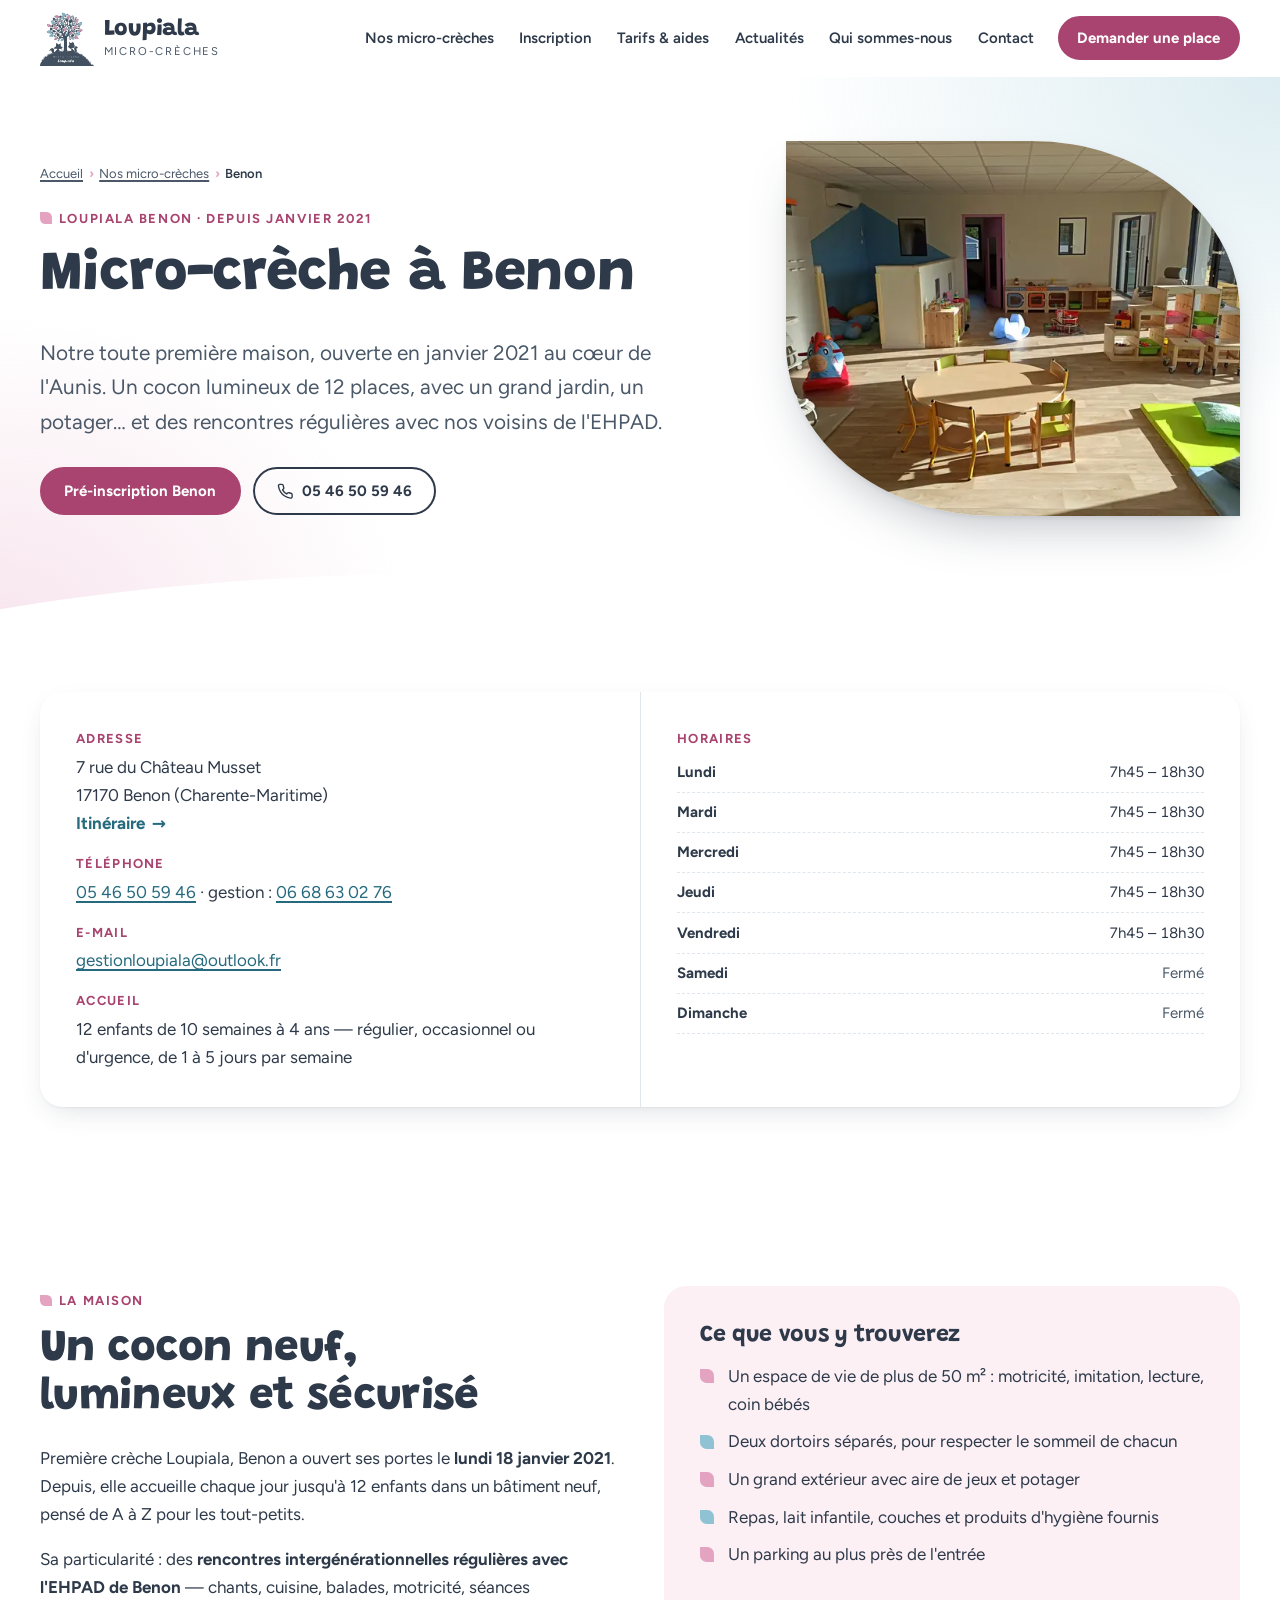
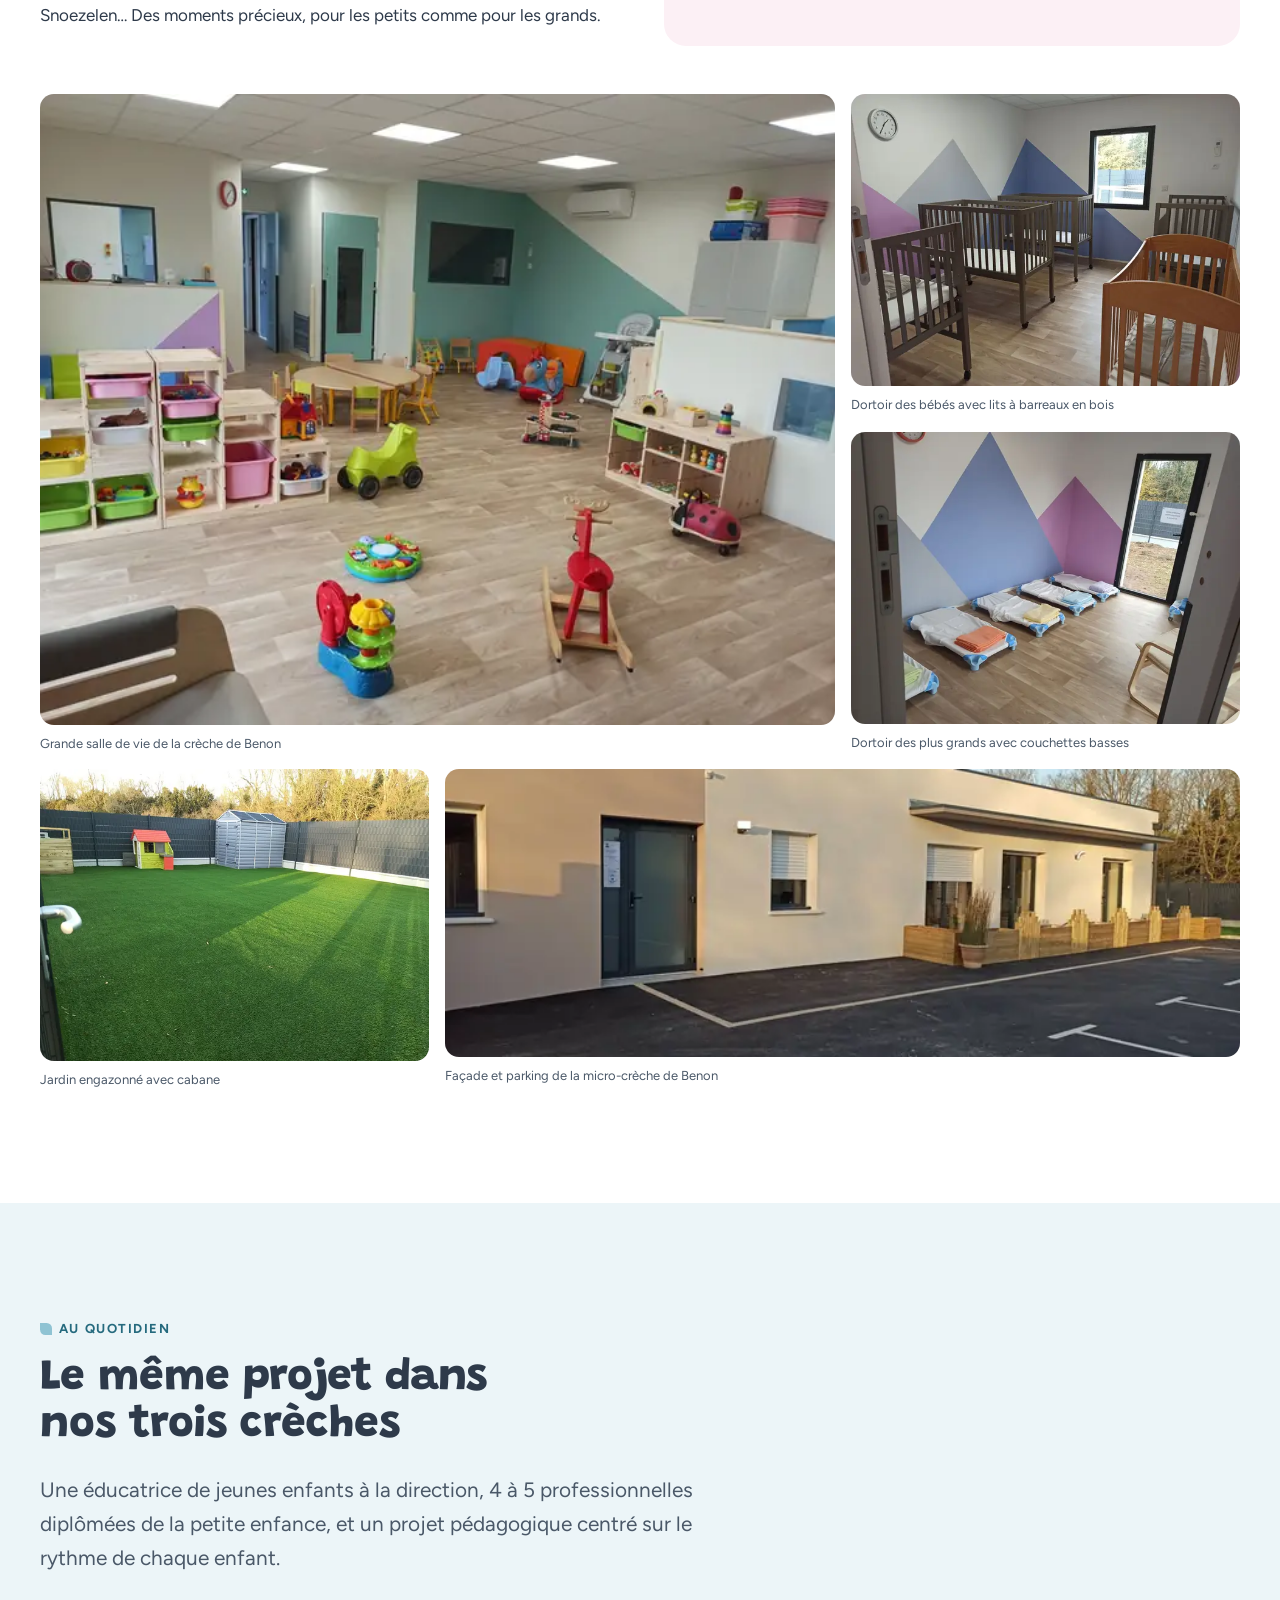
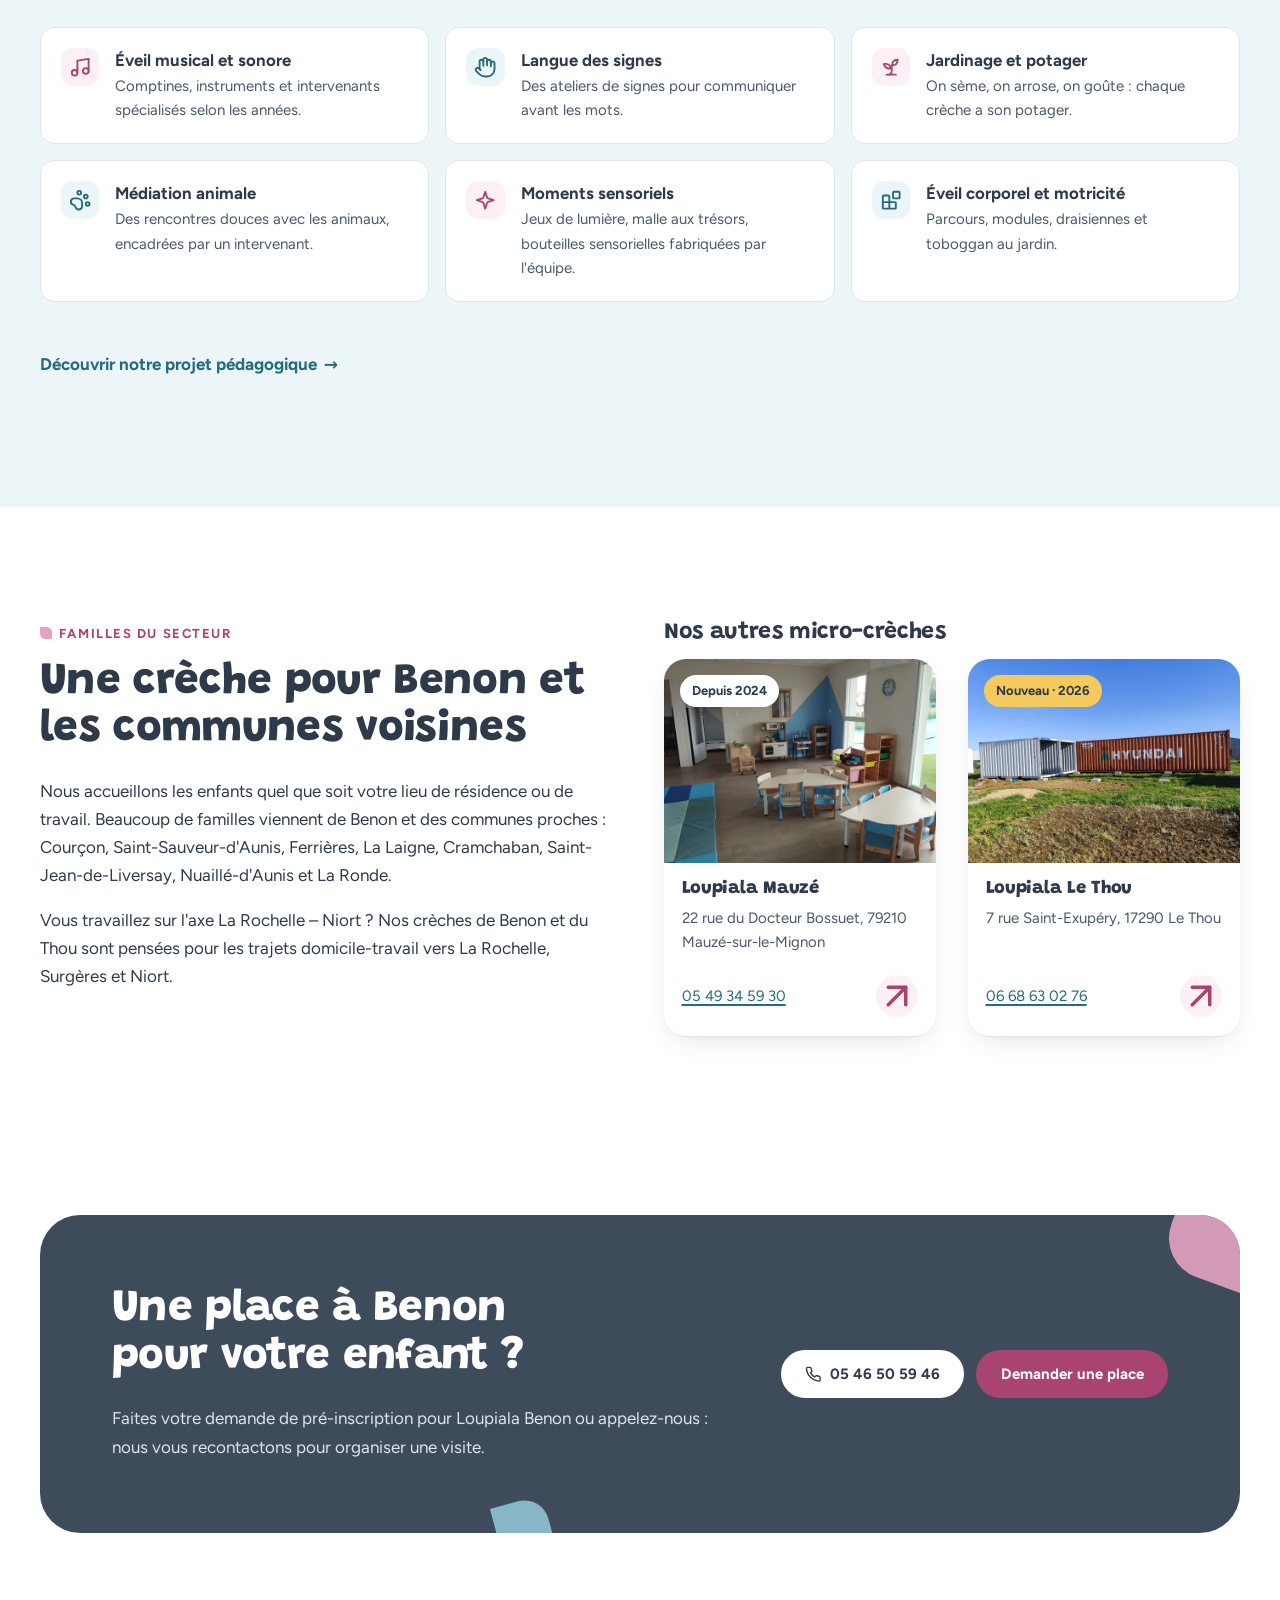
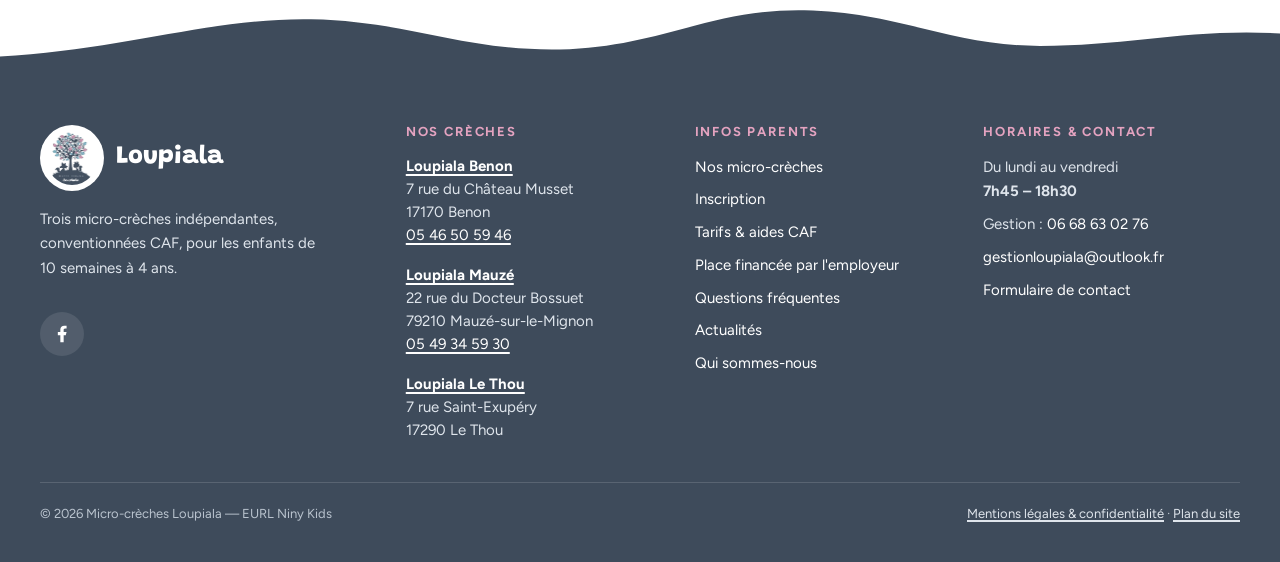
<file: micro-creche-benon.html>
<!DOCTYPE html>
<html lang="fr">
<head>
  <meta charset="utf-8">
  <meta name="viewport" content="width=device-width, initial-scale=1">
  <title>Micro-crèche à Benon (17) — Loupiala Benon</title>
  <meta name="description" content="Micro-crèche Loupiala à Benon (17170) : 12 enfants de 10 semaines à 4 ans, du lundi au vendredi 7h45–18h30. Conventionnée CAF, repas et couches inclus.">
  <link rel="canonical" href="https://www.loupiala.fr/micro-creche-benon.html">
  <meta name="theme-color" content="#3e4b5b">

  <!-- Open Graph / Twitter -->
  <meta property="og:type" content="website">
  <meta property="og:locale" content="fr_FR">
  <meta property="og:site_name" content="Micro-crèches Loupiala">
  <meta property="og:title" content="Micro-crèche à Benon (17) — Loupiala Benon">
  <meta property="og:description" content="Micro-crèche Loupiala à Benon (17170) : 12 enfants de 10 semaines à 4 ans, du lundi au vendredi 7h45–18h30. Conventionnée CAF, repas et couches inclus.">
  <meta property="og:url" content="https://www.loupiala.fr/micro-creche-benon.html">
  <meta property="og:image" content="https://www.loupiala.fr/assets/img/og-loupiala.jpg">
  <meta property="og:image:width" content="1200">
  <meta property="og:image:height" content="630">
  <meta name="twitter:card" content="summary_large_image">
  <meta name="twitter:title" content="Micro-crèche à Benon (17) — Loupiala Benon">
  <meta name="twitter:description" content="Micro-crèche Loupiala à Benon (17170) : 12 enfants de 10 semaines à 4 ans, du lundi au vendredi 7h45–18h30. Conventionnée CAF, repas et couches inclus.">
  <meta name="twitter:image" content="https://www.loupiala.fr/assets/img/og-loupiala.jpg">

  <!-- Icônes -->
  <link rel="icon" type="image/png" sizes="48x48" href="assets/img/favicon-48.png">
  <link rel="apple-touch-icon" href="assets/img/apple-touch-icon.png">

  <!-- Polices auto-hébergées + styles -->
  <link rel="preload" href="assets/fonts/grandstander-latin.woff2" as="font" type="font/woff2" crossorigin>
  <link rel="preload" href="assets/fonts/figtree-latin.woff2" as="font" type="font/woff2" crossorigin>
  <link rel="preload" as="image" href="assets/img/benon-espace-de-vie.webp" imagesrcset="assets/img/benon-espace-de-vie-640.webp 640w, assets/img/benon-espace-de-vie.webp 1200w" imagesizes="(max-width: 900px) 90vw, 45vw" fetchpriority="high">
  <link rel="stylesheet" href="assets/css/style.css">
  <script>document.documentElement.classList.add('js')</script>
  <script src="assets/js/main.js" defer></script>
  <script type="application/ld+json">{"@context":"https://schema.org","@graph":[{"@type":"ChildCare","@id":"https://www.loupiala.fr/micro-creche-benon.html#creche","name":"Micro-crèche Loupiala Benon","url":"https://www.loupiala.fr/micro-creche-benon.html","image":"https://www.loupiala.fr/assets/img/benon-salle-de-vie.webp","telephone":"+33546505946","email":"gestionloupiala@outlook.fr","priceRange":"Tarif horaire selon revenus — CMG CAF","address":{"@type":"PostalAddress","streetAddress":"7 rue du Château Musset","postalCode":"17170","addressLocality":"Benon","addressRegion":"Nouvelle-Aquitaine","addressCountry":"FR"},"geo":{"@type":"GeoCoordinates","latitude":46.2035,"longitude":-0.8158},"openingHoursSpecification":[{"@type":"OpeningHoursSpecification","dayOfWeek":["Monday","Tuesday","Wednesday","Thursday","Friday"],"opens":"07:45","closes":"18:30"}],"foundingDate":"2021-01-18","areaServed":[{"@type":"City","name":"Benon"},{"@type":"City","name":"Courçon"},{"@type":"City","name":"Saint-Sauveur-d'Aunis"},{"@type":"City","name":"Ferrières"},{"@type":"City","name":"La Laigne"},{"@type":"City","name":"Cramchaban"},{"@type":"City","name":"Saint-Jean-de-Liversay"},{"@type":"City","name":"Nuaillé-d'Aunis"},{"@type":"City","name":"La Ronde"}],"parentOrganization":{"@id":"https://www.loupiala.fr/#organisation"}},{"@type":"Service","name":"Micro-crèche à Benon","serviceType":"Accueil du jeune enfant en micro-crèche","url":"https://www.loupiala.fr/micro-creche-benon.html","provider":{"@id":"https://www.loupiala.fr/micro-creche-benon.html#creche"},"areaServed":[{"@type":"City","name":"Benon"},{"@type":"City","name":"Courçon"},{"@type":"City","name":"Saint-Sauveur-d'Aunis"},{"@type":"City","name":"Ferrières"},{"@type":"City","name":"La Laigne"},{"@type":"City","name":"Cramchaban"},{"@type":"City","name":"Saint-Jean-de-Liversay"},{"@type":"City","name":"Nuaillé-d'Aunis"},{"@type":"City","name":"La Ronde"}],"description":"Accueil régulier, occasionnel ou d'urgence des enfants de 10 semaines à 4 ans à Benon, dans une micro-crèche de 12 places."},{"@type":"BreadcrumbList","itemListElement":[{"@type":"ListItem","position":1,"name":"Accueil","item":"https://www.loupiala.fr/"},{"@type":"ListItem","position":2,"name":"Nos micro-crèches","item":"https://www.loupiala.fr/micro-creches.html"},{"@type":"ListItem","position":3,"name":"Benon","item":"https://www.loupiala.fr/micro-creche-benon.html"}]},{"@type":"Organization","@id":"https://www.loupiala.fr/#organisation","name":"Micro-crèches Loupiala","legalName":"EURL Niny Kids","url":"https://www.loupiala.fr/","logo":"https://www.loupiala.fr/assets/img/logo-loupiala.png","email":"gestionloupiala@outlook.fr","telephone":"+33668630276","founder":{"@type":"Person","name":"Virginie Dupire"},"sameAs":["https://www.facebook.com/p/Micro-cr%C3%A8che-Loupiala-Le-Thou-Benon-Mauz%C3%A9-sur-le-Mignon-100063482651501/"],"address":{"@type":"PostalAddress","streetAddress":"4 rue des Marchands","postalCode":"17540","addressLocality":"Vérines","addressCountry":"FR"}}]}</script>
</head>
<body>
  <a class="skip-link" href="#contenu">Aller au contenu</a>
  <header class="site-header">
    <div class="wrap site-header__inner">
      <a class="marque" href="index.html" aria-label="Micro-crèches Loupiala — accueil">
        <img src="assets/img/logo-loupiala.webp" width="210" height="215" alt="" decoding="async">
        <span class="marque__texte"><span class="marque__nom">Loupiala</span><span class="marque__sous">Micro-crèches</span></span>
      </a>
      <button class="burger" type="button" aria-expanded="false" aria-controls="nav-principale">
        <span class="visually-hidden">Menu</span><svg class="icone-ouvrir" viewBox="0 0 24 24" fill="none" stroke="currentColor" stroke-width="2" stroke-linecap="round" stroke-linejoin="round" aria-hidden="true" focusable="false"><path d="M4 6h16M4 12h16M4 18h16"/></svg><svg class="icone-fermer" viewBox="0 0 24 24" fill="none" stroke="currentColor" stroke-width="2" stroke-linecap="round" stroke-linejoin="round" aria-hidden="true" focusable="false"><path d="M18 6 6 18M6 6l12 12"/></svg>
      </button>
      <nav class="nav" id="nav-principale" aria-label="Navigation principale">
        <ul class="nav__liste">
          <li class="nav__item--deroulant"><a class="nav__lien" href="micro-creches.html" aria-current="true">Nos micro-crèches</a>
            <ul class="nav__sous"><li><a href="micro-creche-benon.html" aria-current="page">Benon</a></li><li><a href="micro-creche-mauze-sur-le-mignon.html">Mauzé-sur-le-Mignon</a></li><li><a href="micro-creche-le-thou.html">Le Thou</a></li></ul></li>
          <li><a class="nav__lien" href="inscription.html">Inscription</a></li>
          <li><a class="nav__lien" href="tarifs-aides-caf.html">Tarifs &amp; aides</a></li>
          <li><a class="nav__lien" href="actualites.html">Actualités</a></li>
          <li><a class="nav__lien" href="qui-sommes-nous.html">Qui sommes-nous</a></li>
          <li><a class="nav__lien" href="contact.html">Contact</a></li>
        </ul>
        <a class="btn nav__cta" href="inscription.html">Demander une place</a>
      </nav>
    </div>
  </header>

  <main id="contenu">

    <section class="page-hero" aria-labelledby="titre-page">
      <div class="wrap page-hero__grille">
        <div>
          <nav class="ariane" aria-label="Fil d'Ariane"><ol><li><a href="index.html">Accueil</a></li><li><a href="micro-creches.html">Nos micro-crèches</a></li><li><span aria-current="page">Benon</span></li></ol></nav>
          <p class="surtitre">Loupiala Benon · depuis janvier 2021</p>
          <h1 id="titre-page">Micro-crèche à Benon</h1>
          <p class="chapo">Notre toute première maison, ouverte en janvier 2021 au cœur de l'Aunis. Un cocon lumineux de 12 places, avec un grand jardin, un potager… et des rencontres régulières avec nos voisins de l'EHPAD.</p>
          <div class="btn-groupe">
            <a class="btn" href="https://kidola.app/registration/540/loupiala-benon" target="_blank" rel="noopener">Pré-inscription Benon<span class="visually-hidden"> (nouvel onglet)</span></a>
            <a class="btn btn--contour" href="tel:+33546505946"><svg viewBox="0 0 24 24" fill="none" stroke="currentColor" stroke-width="2" stroke-linecap="round" stroke-linejoin="round" aria-hidden="true" focusable="false"><path d="M22 16.92v3a2 2 0 0 1-2.18 2 19.79 19.79 0 0 1-8.63-3.07 19.5 19.5 0 0 1-6-6 19.79 19.79 0 0 1-3.07-8.67A2 2 0 0 1 4.11 2h3a2 2 0 0 1 2 1.72c.13.96.36 1.9.7 2.81a2 2 0 0 1-.45 2.11L8.09 9.91a16 16 0 0 0 6 6l1.27-1.27a2 2 0 0 1 2.11-.45c.91.34 1.85.57 2.81.7A2 2 0 0 1 22 16.92z"/></svg> 05 46 50 59 46</a>
          </div>
        </div>
        <div class="page-hero__photo"><img src="assets/img/benon-espace-de-vie.webp" srcset="assets/img/benon-espace-de-vie-640.webp 640w, assets/img/benon-espace-de-vie.webp 1200w" sizes="(max-width: 860px) 90vw, 40vw" width="1200" height="901" alt="Espace de vie de la micro-crèche de Benon : coin lecture, jeux et mobilier adapté" fetchpriority="high" decoding="async"></div>
      </div>
      <svg class="page-hero__sol page-hero__sol--blanc" viewBox="0 0 1440 70" preserveAspectRatio="none" aria-hidden="true" focusable="false"><path d="M0,52 C240,12 520,0 760,26 C1000,52 1220,62 1440,18 L1440,70 L0,70 Z" fill="currentColor"/></svg>
    </section>

    <section class="section section--serree" aria-labelledby="titre-infos">
      <div class="wrap">
        <h2 id="titre-infos" class="visually-hidden">Informations pratiques</h2>
        <div class="fiche reveal">
          <div>
            <dl>
              <div><dt>Adresse</dt><dd>7 rue du Château Musset<br>17170 Benon (Charente-Maritime)<br><a class="lien-fleche" href="https://www.google.com/maps/dir/?api=1&destination=7%20rue%20du%20Ch%C3%A2teau%20Musset%2C%2017170%20Benon" target="_blank" rel="noopener">Itinéraire<span class="visually-hidden"> (nouvel onglet)</span></a></dd></div>
              <div><dt>Téléphone</dt><dd><a href="tel:+33546505946">05 46 50 59 46</a> · gestion : <a href="tel:+33668630276">06 68 63 02 76</a></dd></div>
              <div><dt>E-mail</dt><dd><a href="mailto:gestionloupiala@outlook.fr">gestionloupiala@outlook.fr</a></dd></div>
              <div><dt>Accueil</dt><dd>12 enfants de 10 semaines à 4 ans — régulier, occasionnel ou d'urgence, de 1 à 5 jours par semaine</dd></div>
            </dl>
          </div>
          <div>
            <dl><div><dt>Horaires</dt><dd><table class="horaires">
              <caption class="visually-hidden">Horaires d'ouverture</caption>
              <tbody>
                <tr><th scope="row">Lundi</th><td>7h45 – 18h30</td></tr>
                <tr><th scope="row">Mardi</th><td>7h45 – 18h30</td></tr>
                <tr><th scope="row">Mercredi</th><td>7h45 – 18h30</td></tr>
                <tr><th scope="row">Jeudi</th><td>7h45 – 18h30</td></tr>
                <tr><th scope="row">Vendredi</th><td>7h45 – 18h30</td></tr>
                <tr class="ferme"><th scope="row">Samedi</th><td>Fermé</td></tr>
                <tr class="ferme"><th scope="row">Dimanche</th><td>Fermé</td></tr>
              </tbody>
            </table></dd></div></dl>
          </div>
        </div>
      </div>
    </section>

    <section class="section" aria-labelledby="titre-maison">
      <div class="wrap">
        <div class="grille-2">
          <div class="reveal">
            <p class="surtitre">La maison</p>
            <h2 id="titre-maison">Un cocon neuf, lumineux et sécurisé</h2>
            <p>Première crèche Loupiala, Benon a ouvert ses portes le <strong>lundi 18 janvier 2021</strong>. Depuis, elle accueille chaque jour jusqu'à 12 enfants dans un bâtiment neuf, pensé de A à Z pour les tout-petits.</p>
            <p>Sa particularité : des <strong>rencontres intergénérationnelles régulières avec l'EHPAD de Benon</strong> — chants, cuisine, balades, motricité, séances Snoezelen… Des moments précieux, pour les petits comme pour les grands.</p>
          </div>
          <div class="encadre encadre--rose reveal">
            <h3>Ce que vous y trouverez</h3>
            <ul class="liste-feuilles">
              <li>Un espace de vie de plus de 50&nbsp;m² : motricité, imitation, lecture, coin bébés</li>
              <li>Deux dortoirs séparés, pour respecter le sommeil de chacun</li>
              <li>Un grand extérieur avec aire de jeux et potager</li>
              <li>Repas, lait infantile, couches et produits d'hygiène fournis</li>
              <li>Un parking au plus près de l'entrée</li>
            </ul>
          </div>
        </div>
        <div class="photos mt-l">
          <figure class="reveal"><img src="assets/img/benon-salle-de-vie.webp" srcset="assets/img/benon-salle-de-vie-640.webp 640w, assets/img/benon-salle-de-vie.webp 1200w" sizes="(max-width: 760px) 50vw, 33vw" width="1200" height="901" alt="Grande salle de vie de la crèche de Benon" loading="lazy" decoding="async"><figcaption>Grande salle de vie de la crèche de Benon</figcaption></figure>
          <figure class="reveal"><img src="assets/img/benon-lits.webp" srcset="assets/img/benon-lits-640.webp 640w, assets/img/benon-lits.webp 1200w" sizes="(max-width: 760px) 50vw, 33vw" width="1200" height="901" alt="Dortoir des bébés avec lits à barreaux en bois" loading="lazy" decoding="async"><figcaption>Dortoir des bébés avec lits à barreaux en bois</figcaption></figure>
          <figure class="reveal"><img src="assets/img/benon-dortoir.webp" srcset="assets/img/benon-dortoir-640.webp 640w, assets/img/benon-dortoir.webp 1200w" sizes="(max-width: 760px) 50vw, 33vw" width="1200" height="901" alt="Dortoir des plus grands avec couchettes basses" loading="lazy" decoding="async"><figcaption>Dortoir des plus grands avec couchettes basses</figcaption></figure>
          <figure class="reveal"><img src="assets/img/benon-jardin-gazon.webp" srcset="assets/img/benon-jardin-gazon-640.webp 640w, assets/img/benon-jardin-gazon.webp 1200w" sizes="(max-width: 760px) 50vw, 33vw" width="1200" height="896" alt="Jardin engazonné avec cabane" loading="lazy" decoding="async"><figcaption>Jardin engazonné avec cabane</figcaption></figure>
          <figure class="reveal"><img src="assets/img/benon-facade.webp" srcset="assets/img/benon-facade-640.webp 640w, assets/img/benon-facade.webp 1200w" sizes="(max-width: 760px) 50vw, 33vw" width="1200" height="901" alt="Façade et parking de la micro-crèche de Benon" loading="lazy" decoding="async"><figcaption>Façade et parking de la micro-crèche de Benon</figcaption></figure>
        </div>
      </div>
    </section>

    <section class="section section--lagon" aria-labelledby="titre-projet">
      <div class="wrap">
        <div class="entete-section">
          <p class="surtitre surtitre--lagon">Au quotidien</p>
          <h2 id="titre-projet">Le même projet dans nos trois crèches</h2>
          <p class="chapo">Une éducatrice de jeunes enfants à la direction, 4 à 5 professionnelles diplômées de la petite enfance, et un projet pédagogique centré sur le rythme de chaque enfant.</p>
        </div>
        <ul class="ateliers"><li class="reveal"><svg viewBox="0 0 24 24" fill="none" stroke="currentColor" stroke-width="2" stroke-linecap="round" stroke-linejoin="round" aria-hidden="true" focusable="false"><path d="M9 18V5l12-2v13"/><circle cx="6" cy="18" r="3"/><circle cx="18" cy="16" r="3"/></svg><div><h3>Éveil musical et sonore</h3><p>Comptines, instruments et intervenants spécialisés selon les années.</p></div></li><li class="reveal"><svg viewBox="0 0 24 24" fill="none" stroke="currentColor" stroke-width="2" stroke-linecap="round" stroke-linejoin="round" aria-hidden="true" focusable="false"><path d="M18 11V6a2 2 0 0 0-4 0"/><path d="M14 10V4a2 2 0 0 0-4 0v2"/><path d="M10 10.5V6a2 2 0 0 0-4 0v8"/><path d="M18 8a2 2 0 1 1 4 0v6a8 8 0 0 1-8 8h-2c-2.8 0-4.5-.86-5.99-2.34l-3.6-3.6a2 2 0 0 1 2.83-2.82L7 15"/></svg><div><h3>Langue des signes</h3><p>Des ateliers de signes pour communiquer avant les mots.</p></div></li><li class="reveal"><svg viewBox="0 0 24 24" fill="none" stroke="currentColor" stroke-width="2" stroke-linecap="round" stroke-linejoin="round" aria-hidden="true" focusable="false"><path d="M7 20h10"/><path d="M10 20c5.5-2.5.8-6.4 3-10"/><path d="M9.5 9.4c1.1.8 1.8 2.2 2.3 3.7-2 .4-3.5.4-4.8-.3-1.2-.6-2.3-1.9-3-4.2 2.8-.5 4.4 0 5.5.8z"/><path d="M14.1 6a7 7 0 0 0-1.1 4c1.9-.1 3.3-.6 4.3-1.4 1-1 1.6-2.3 1.7-4.6-2.7.1-4 1-4.9 2z"/></svg><div><h3>Jardinage et potager</h3><p>On sème, on arrose, on goûte : chaque crèche a son potager.</p></div></li><li class="reveal"><svg viewBox="0 0 24 24" fill="none" stroke="currentColor" stroke-width="2" stroke-linecap="round" stroke-linejoin="round" aria-hidden="true" focusable="false"><circle cx="11" cy="4" r="2"/><circle cx="18" cy="8" r="2"/><circle cx="20" cy="16" r="2"/><path d="M9 10a5 5 0 0 1 5 5v3.5a3.5 3.5 0 0 1-6.84 1.045Q6.52 17.48 4.46 16.84A3.5 3.5 0 0 1 5.5 10Z"/></svg><div><h3>Médiation animale</h3><p>Des rencontres douces avec les animaux, encadrées par un intervenant.</p></div></li><li class="reveal"><svg viewBox="0 0 24 24" fill="none" stroke="currentColor" stroke-width="2" stroke-linecap="round" stroke-linejoin="round" aria-hidden="true" focusable="false"><path d="m12 3-1.9 5.8a2 2 0 0 1-1.3 1.3L3 12l5.8 1.9a2 2 0 0 1 1.3 1.3L12 21l1.9-5.8a2 2 0 0 1 1.3-1.3L21 12l-5.8-1.9a2 2 0 0 1-1.3-1.3Z"/></svg><div><h3>Moments sensoriels</h3><p>Jeux de lumière, malle aux trésors, bouteilles sensorielles fabriquées par l'équipe.</p></div></li><li class="reveal"><svg viewBox="0 0 24 24" fill="none" stroke="currentColor" stroke-width="2" stroke-linecap="round" stroke-linejoin="round" aria-hidden="true" focusable="false"><rect width="7" height="7" x="14" y="3" rx="1"/><path d="M10 21V8a1 1 0 0 0-1-1H4a1 1 0 0 0-1 1v12a1 1 0 0 0 1 1h12a1 1 0 0 0 1-1v-5a1 1 0 0 0-1-1H3"/></svg><div><h3>Éveil corporel et motricité</h3><p>Parcours, modules, draisiennes et toboggan au jardin.</p></div></li></ul>
        <p class="mt-l"><a class="lien-fleche" href="micro-creches.html#projet">Découvrir notre projet pédagogique</a></p>
      </div>
    </section>

    <section class="section" aria-labelledby="titre-secteur">
      <div class="wrap grille-2">
        <div class="reveal">
          <p class="surtitre">Familles du secteur</p>
          <h2 id="titre-secteur">Une crèche pour Benon et les communes voisines</h2>
          <p>Nous accueillons les enfants quel que soit votre lieu de résidence ou de travail. Beaucoup de familles viennent de Benon et des communes proches : Courçon, Saint-Sauveur-d'Aunis, Ferrières, La Laigne, Cramchaban, Saint-Jean-de-Liversay, Nuaillé-d'Aunis et La Ronde.</p>
          <p>Vous travaillez sur l'axe La Rochelle – Niort ? Nos crèches de Benon et du Thou sont pensées pour les trajets domicile-travail vers La Rochelle, Surgères et Niort.</p>
        </div>
        <div class="reveal">
          <h3>Nos autres micro-crèches</h3>
          <div class="cocons cocons--duo">
          <article class="cocon reveal">
          <div class="cocon__photo"><img src="assets/img/mauze-espace-de-vie.webp" srcset="assets/img/mauze-espace-de-vie-640.webp 640w, assets/img/mauze-espace-de-vie.webp 1200w" sizes="(max-width: 900px) 100vw, 33vw" width="1200" height="904" alt="Espace de vie de la micro-crèche Loupiala à Mauzé-sur-le-Mignon : tables basses, cuisine d'imitation et tapis de motricité" loading="lazy" decoding="async"></div>
          <span class="cocon__etiquette">Depuis 2024</span>
          <div class="cocon__corps">
            <h4><a href="micro-creche-mauze-sur-le-mignon.html">Loupiala Mauzé</a></h4>
            <address>22 rue du Docteur Bossuet, 79210 Mauzé-sur-le-Mignon</address>
            <div class="cocon__pied">
              <a href="tel:+33549345930">05 49 34 59 30</a>
              <span class="cocon__fleche" aria-hidden="true"><svg viewBox="0 0 24 24" fill="none" stroke="currentColor" stroke-width="2" stroke-linecap="round" stroke-linejoin="round" aria-hidden="true" focusable="false"><path d="M7 7h10v10"/><path d="M7 17 17 7"/></svg></span>
            </div>
          </div>
        </article>
          <article class="cocon reveal">
          <div class="cocon__photo"><img src="assets/img/le-thou-conteneurs.webp" srcset="assets/img/le-thou-conteneurs-640.webp 640w, assets/img/le-thou-conteneurs.webp 1200w" sizes="(max-width: 900px) 100vw, 33vw" width="1200" height="900" alt="Construction de la micro-crèche Loupiala au Thou à partir de conteneurs maritimes" loading="lazy" decoding="async"></div>
          <span class="cocon__etiquette cocon__etiquette--nouveau">Nouveau · 2026</span>
          <div class="cocon__corps">
            <h4><a href="micro-creche-le-thou.html">Loupiala Le Thou</a></h4>
            <address>7 rue Saint-Exupéry, 17290 Le Thou</address>
            <div class="cocon__pied">
              <a href="tel:+33668630276">06 68 63 02 76</a>
              <span class="cocon__fleche" aria-hidden="true"><svg viewBox="0 0 24 24" fill="none" stroke="currentColor" stroke-width="2" stroke-linecap="round" stroke-linejoin="round" aria-hidden="true" focusable="false"><path d="M7 7h10v10"/><path d="M7 17 17 7"/></svg></span>
            </div>
          </div>
        </article>
          </div>
        </div>
      </div>
    </section>

    <section class="section section--serree" aria-labelledby="appel-titre">
      <div class="wrap">
        <div class="appel reveal">
          <div>
            <h2 id="appel-titre">Une place à Benon pour votre enfant ?</h2>
            <p>Faites votre demande de pré-inscription pour Loupiala Benon ou appelez-nous : nous vous recontactons pour organiser une visite.</p>
          </div>
          <div class="btn-groupe">
            <a class="btn btn--clair" href="tel:+33546505946"><svg viewBox="0 0 24 24" fill="none" stroke="currentColor" stroke-width="2" stroke-linecap="round" stroke-linejoin="round" aria-hidden="true" focusable="false"><path d="M22 16.92v3a2 2 0 0 1-2.18 2 19.79 19.79 0 0 1-8.63-3.07 19.5 19.5 0 0 1-6-6 19.79 19.79 0 0 1-3.07-8.67A2 2 0 0 1 4.11 2h3a2 2 0 0 1 2 1.72c.13.96.36 1.9.7 2.81a2 2 0 0 1-.45 2.11L8.09 9.91a16 16 0 0 0 6 6l1.27-1.27a2 2 0 0 1 2.11-.45c.91.34 1.85.57 2.81.7A2 2 0 0 1 22 16.92z"/></svg> 05 46 50 59 46</a>
            <a class="btn" href="inscription.html">Demander une place</a>
          </div>
        </div>
      </div>
    </section>
  </main>

  <footer class="site-footer">
    <svg class="site-footer__colline" viewBox="0 0 1440 80" preserveAspectRatio="none" aria-hidden="true" focusable="false"><path d="M0,80 L0,58 C140,50 240,14 350,16 C460,18 520,52 630,50 C740,48 800,4 905,6 C1010,8 1070,46 1170,46 C1270,46 1340,26 1440,32 L1440,81 L0,81 Z" fill="currentColor"/></svg>
    <div class="wrap site-footer__grille">
      <div class="pied-marque">
        <a class="pied-marque__logo" href="index.html"><img src="assets/img/logo-loupiala.webp" width="210" height="215" alt="" loading="lazy" decoding="async"><span>Loupiala</span></a>
        <p>Trois micro-crèches indépendantes, conventionnées CAF, pour les enfants de 10&nbsp;semaines à 4&nbsp;ans.</p>
        <div class="reseaux"><a href="https://www.facebook.com/p/Micro-cr%C3%A8che-Loupiala-Le-Thou-Benon-Mauz%C3%A9-sur-le-Mignon-100063482651501/" rel="noopener" target="_blank" aria-label="Loupiala sur Facebook (nouvel onglet)"><svg viewBox="0 0 24 24" fill="currentColor" aria-hidden="true" focusable="false"><path d="M14 13.5h2.5l1-4H14v-2c0-1.03 0-2 2-2h1.5V2.14c-.326-.043-1.557-.14-2.857-.14C11.928 2 10 3.657 10 6.7v2.8H7v4h3V22h4z"/></svg></a></div>
      </div>
      <div>
        <h2>Nos crèches</h2>
          <address><strong><a href="micro-creche-benon.html">Loupiala Benon</a></strong><br>7 rue du Château Musset<br>17170 Benon<br><a href="tel:+33546505946">05 46 50 59 46</a></address>
          <address><strong><a href="micro-creche-mauze-sur-le-mignon.html">Loupiala Mauzé</a></strong><br>22 rue du Docteur Bossuet<br>79210 Mauzé-sur-le-Mignon<br><a href="tel:+33549345930">05 49 34 59 30</a></address>
          <address><strong><a href="micro-creche-le-thou.html">Loupiala Le Thou</a></strong><br>7 rue Saint-Exupéry<br>17290 Le Thou</address>
      </div>
      <div>
        <h2>Infos parents</h2>
        <ul>
          <li><a href="micro-creches.html">Nos micro-crèches</a></li>
          <li><a href="inscription.html">Inscription</a></li>
          <li><a href="tarifs-aides-caf.html">Tarifs &amp; aides CAF</a></li>
          <li><a href="tarifs-aides-caf.html#employeur">Place financée par l'employeur</a></li>
          <li><a href="faq.html">Questions fréquentes</a></li>
          <li><a href="actualites.html">Actualités</a></li>
          <li><a href="qui-sommes-nous.html">Qui sommes-nous</a></li>
        </ul>
      </div>
      <div>
        <h2>Horaires &amp; contact</h2>
        <ul>
          <li>Du lundi au vendredi<br><strong>7h45 – 18h30</strong></li>
          <li>Gestion : <a href="tel:+33668630276">06 68 63 02 76</a></li>
          <li><a href="mailto:gestionloupiala@outlook.fr">gestionloupiala@outlook.fr</a></li>
          <li><a href="contact.html">Formulaire de contact</a></li>
        </ul>
      </div>
    </div>
    <div class="wrap site-footer__bas">
      <p>© <span id="annee">2026</span> Micro-crèches Loupiala — EURL Niny Kids</p>
      <p><a href="mentions-legales.html">Mentions légales &amp; confidentialité</a> · <a href="sitemap.xml">Plan du site</a></p>
    </div>
  </footer>
</body>
</html>
</file>
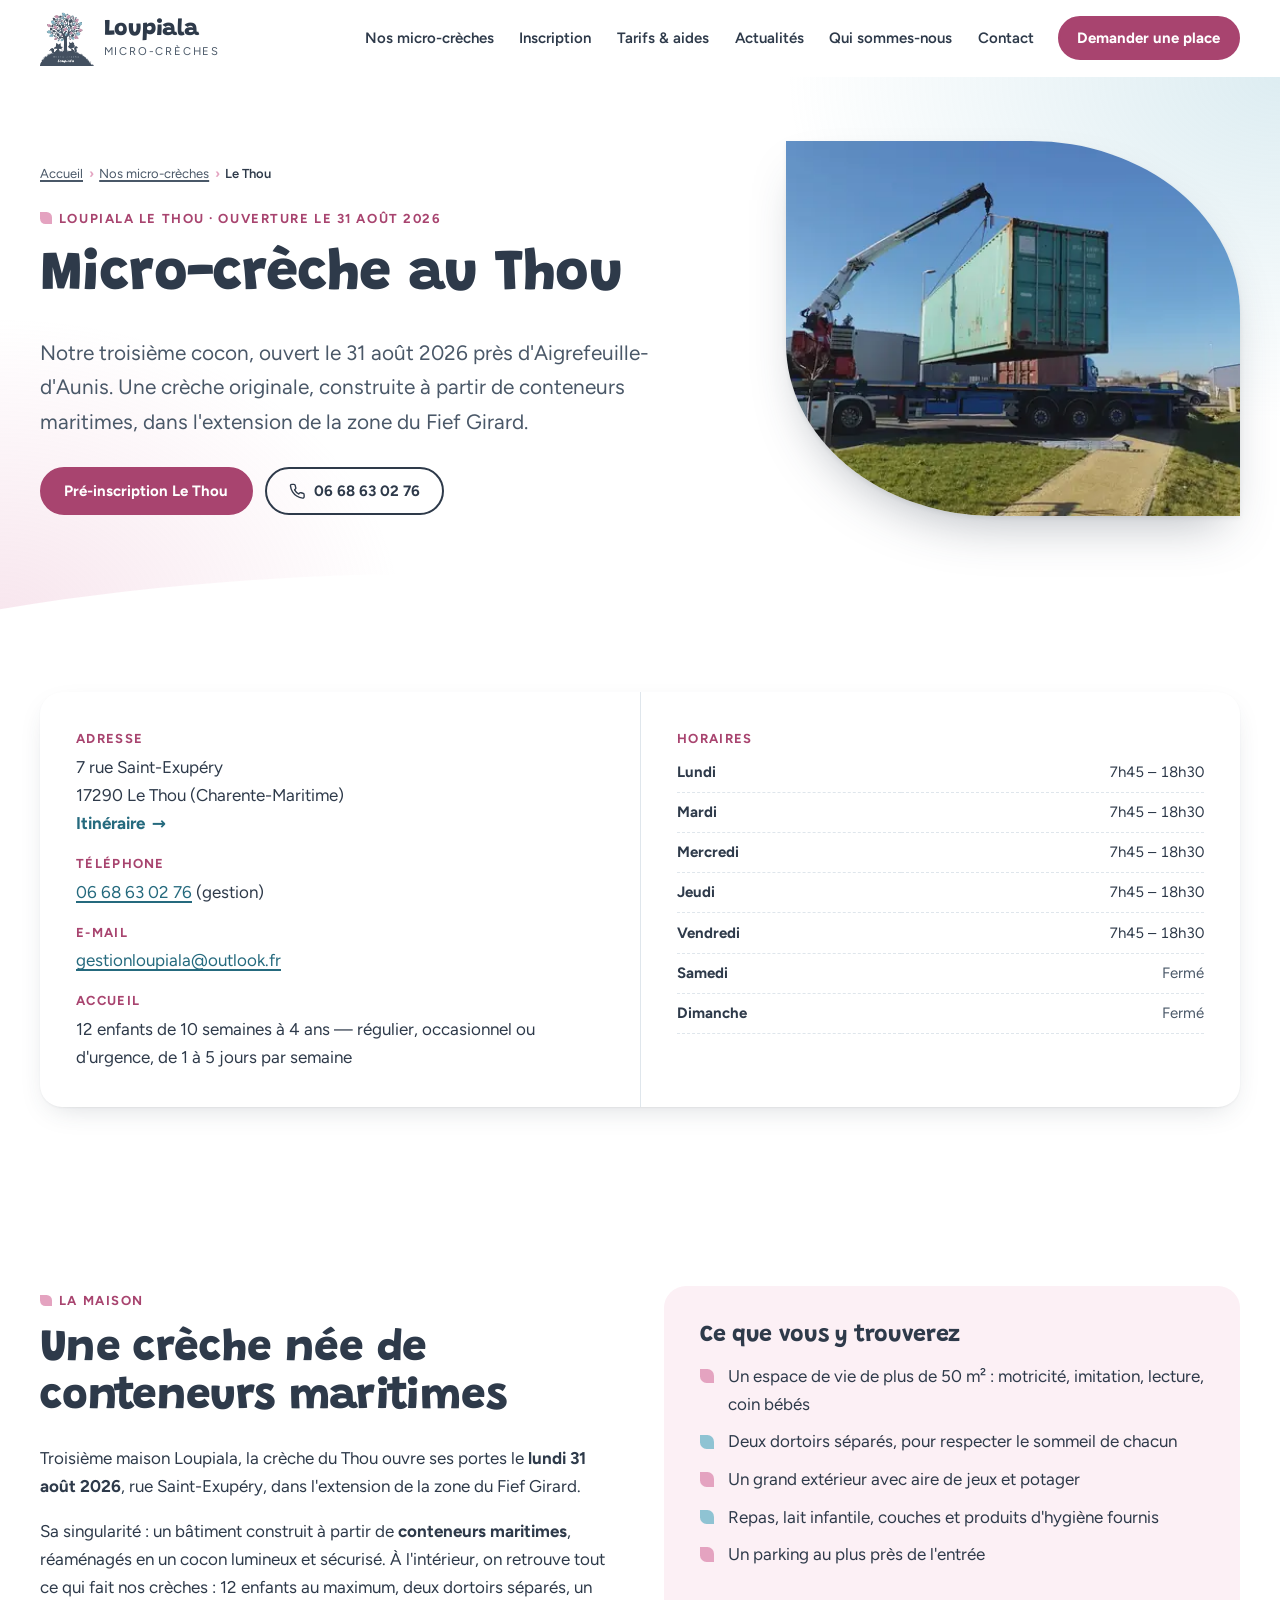
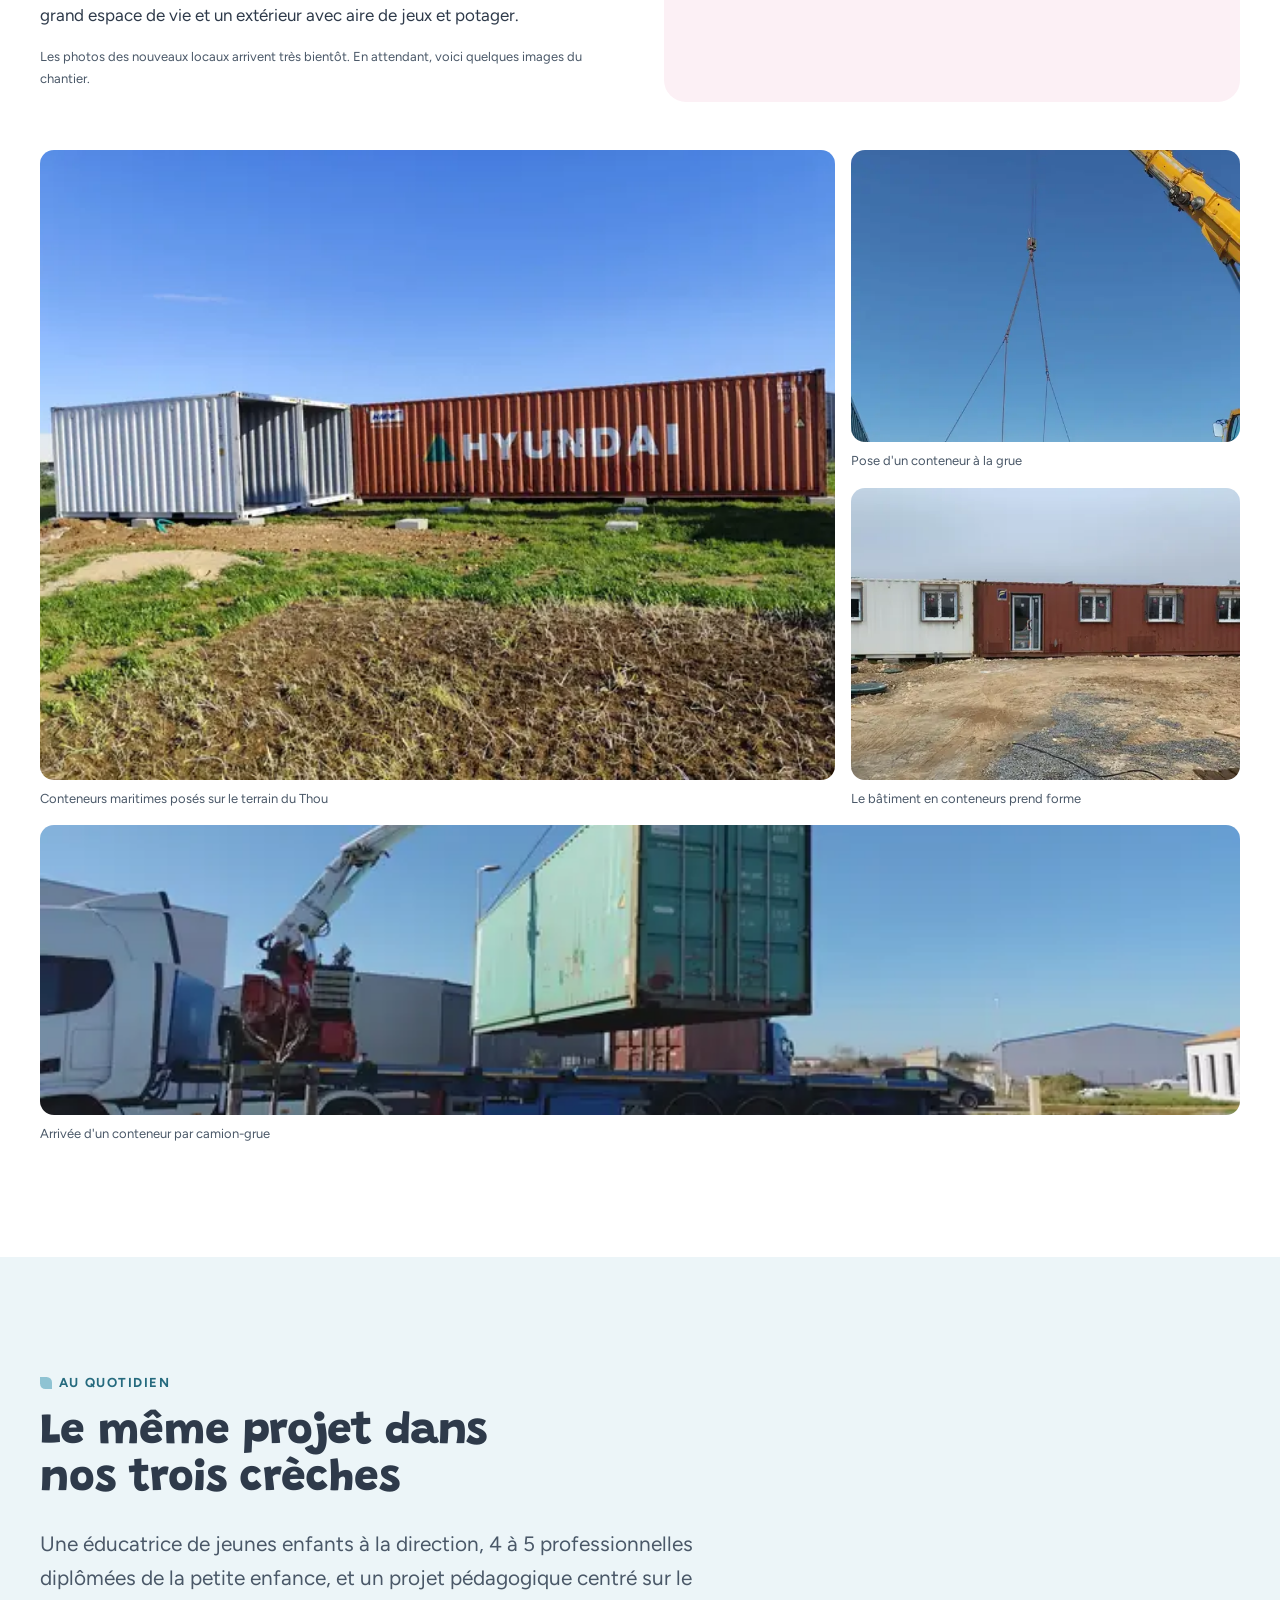
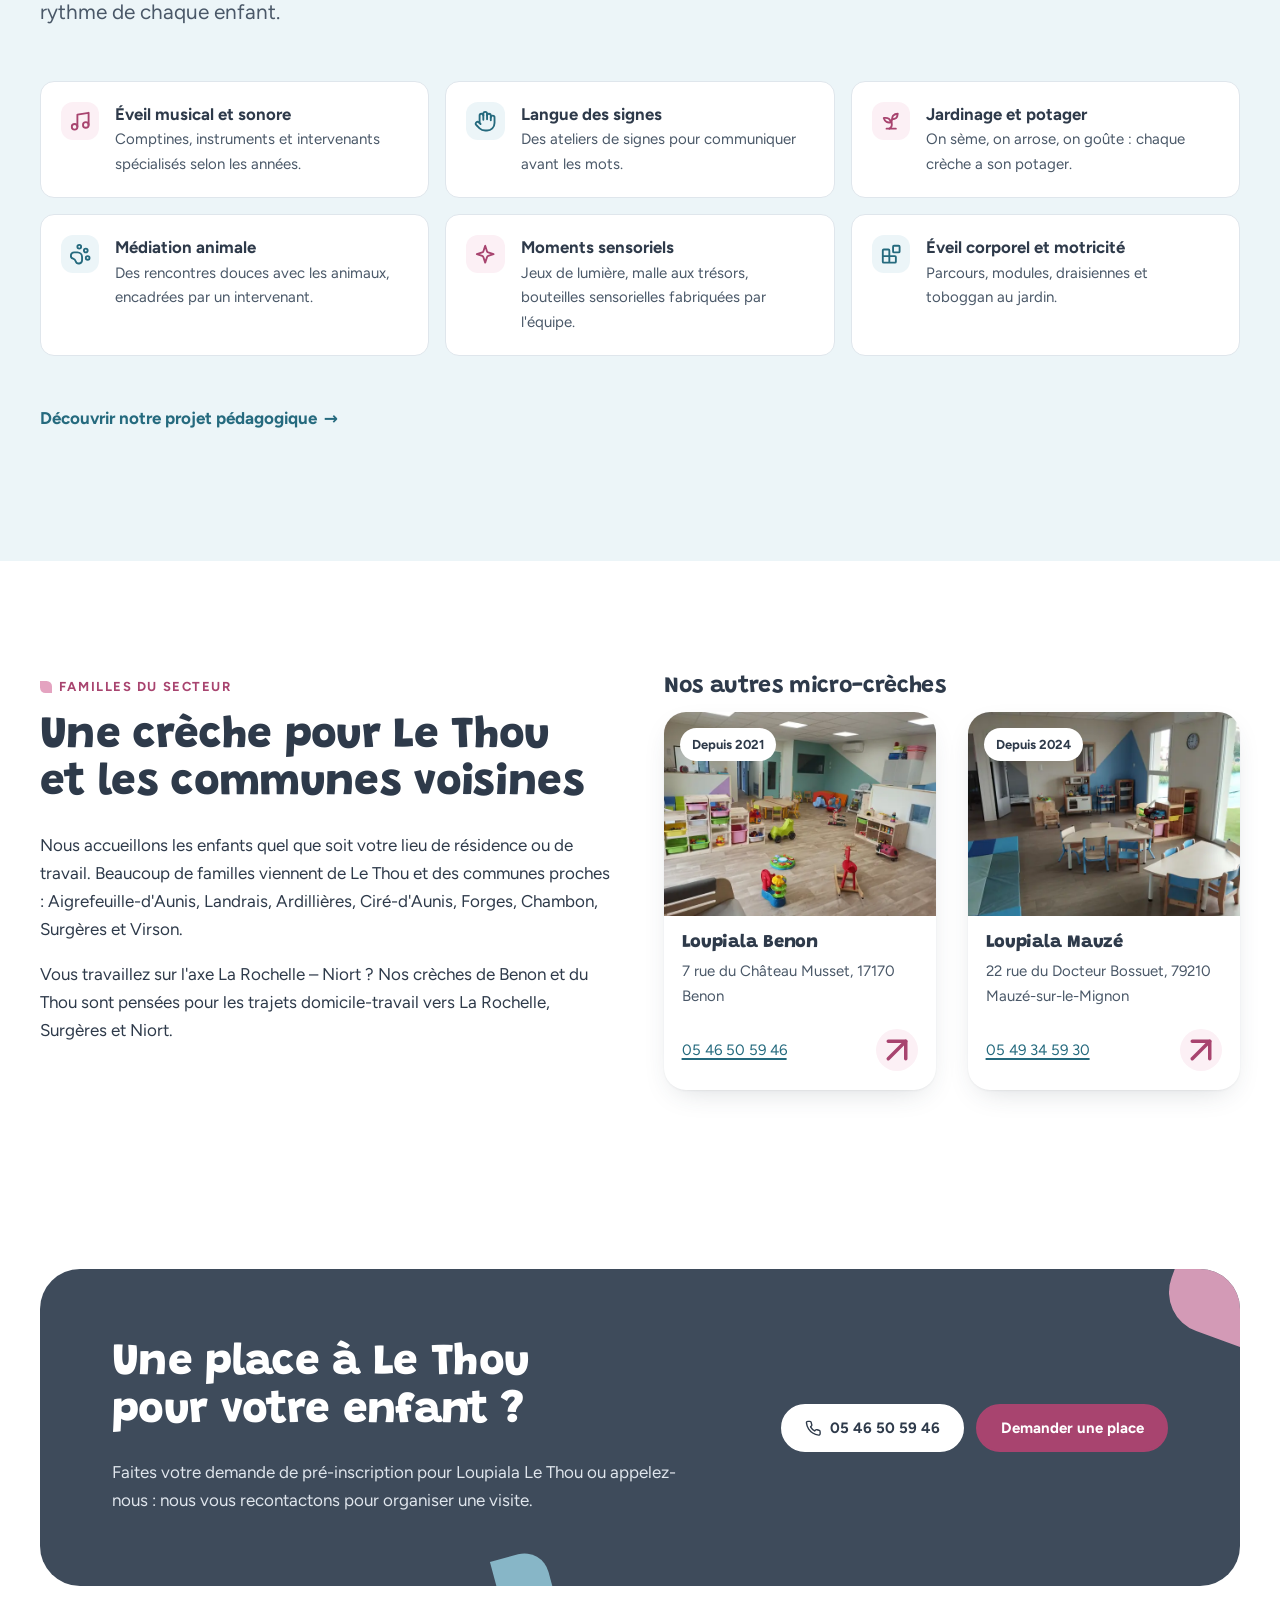
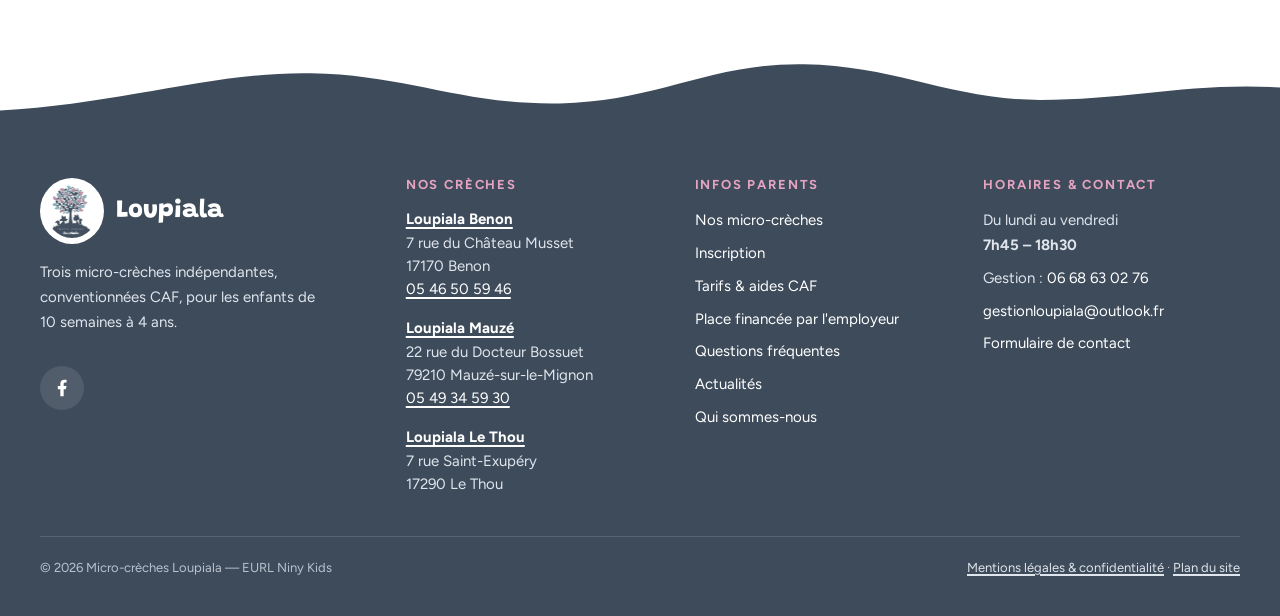
<file: micro-creche-le-thou.html>
<!DOCTYPE html>
<html lang="fr">
<head>
  <meta charset="utf-8">
  <meta name="viewport" content="width=device-width, initial-scale=1">
  <title>Micro-crèche au Thou (17) — Loupiala Le Thou</title>
  <meta name="description" content="Nouvelle micro-crèche Loupiala au Thou (17290), ouverte le 31 août 2026 : 12 places de 10 semaines à 4 ans, 7h45–18h30. Inscriptions ouvertes.">
  <link rel="canonical" href="https://www.loupiala.fr/micro-creche-le-thou.html">
  <meta name="theme-color" content="#3e4b5b">

  <!-- Open Graph / Twitter -->
  <meta property="og:type" content="website">
  <meta property="og:locale" content="fr_FR">
  <meta property="og:site_name" content="Micro-crèches Loupiala">
  <meta property="og:title" content="Micro-crèche au Thou (17) — Loupiala Le Thou">
  <meta property="og:description" content="Nouvelle micro-crèche Loupiala au Thou (17290), ouverte le 31 août 2026 : 12 places de 10 semaines à 4 ans, 7h45–18h30. Inscriptions ouvertes.">
  <meta property="og:url" content="https://www.loupiala.fr/micro-creche-le-thou.html">
  <meta property="og:image" content="https://www.loupiala.fr/assets/img/og-loupiala.jpg">
  <meta property="og:image:width" content="1200">
  <meta property="og:image:height" content="630">
  <meta name="twitter:card" content="summary_large_image">
  <meta name="twitter:title" content="Micro-crèche au Thou (17) — Loupiala Le Thou">
  <meta name="twitter:description" content="Nouvelle micro-crèche Loupiala au Thou (17290), ouverte le 31 août 2026 : 12 places de 10 semaines à 4 ans, 7h45–18h30. Inscriptions ouvertes.">
  <meta name="twitter:image" content="https://www.loupiala.fr/assets/img/og-loupiala.jpg">

  <!-- Icônes -->
  <link rel="icon" type="image/png" sizes="48x48" href="assets/img/favicon-48.png">
  <link rel="apple-touch-icon" href="assets/img/apple-touch-icon.png">

  <!-- Polices auto-hébergées + styles -->
  <link rel="preload" href="assets/fonts/grandstander-latin.woff2" as="font" type="font/woff2" crossorigin>
  <link rel="preload" href="assets/fonts/figtree-latin.woff2" as="font" type="font/woff2" crossorigin>
  <link rel="preload" as="image" href="assets/img/le-thou-conteneur-livraison.webp" imagesrcset="assets/img/le-thou-conteneur-livraison-640.webp 640w, assets/img/le-thou-conteneur-livraison.webp 1200w" imagesizes="(max-width: 900px) 90vw, 45vw" fetchpriority="high">
  <link rel="stylesheet" href="assets/css/style.css">
  <script>document.documentElement.classList.add('js')</script>
  <script src="assets/js/main.js" defer></script>
  <script type="application/ld+json">{"@context":"https://schema.org","@graph":[{"@type":"ChildCare","@id":"https://www.loupiala.fr/micro-creche-le-thou.html#creche","name":"Micro-crèche Loupiala Le Thou","url":"https://www.loupiala.fr/micro-creche-le-thou.html","image":"https://www.loupiala.fr/assets/img/le-thou-conteneurs.webp","telephone":"+33668630276","email":"gestionloupiala@outlook.fr","priceRange":"Tarif horaire selon revenus — CMG CAF","address":{"@type":"PostalAddress","streetAddress":"7 rue Saint-Exupéry","postalCode":"17290","addressLocality":"Le Thou","addressRegion":"Nouvelle-Aquitaine","addressCountry":"FR"},"geo":{"@type":"GeoCoordinates","latitude":46.0967,"longitude":-0.9443},"openingHoursSpecification":[{"@type":"OpeningHoursSpecification","dayOfWeek":["Monday","Tuesday","Wednesday","Thursday","Friday"],"opens":"07:45","closes":"18:30"}],"foundingDate":"2026-08-31","areaServed":[{"@type":"City","name":"Le Thou"},{"@type":"City","name":"Aigrefeuille-d'Aunis"},{"@type":"City","name":"Landrais"},{"@type":"City","name":"Ardillières"},{"@type":"City","name":"Ciré-d'Aunis"},{"@type":"City","name":"Forges"},{"@type":"City","name":"Chambon"},{"@type":"City","name":"Surgères"},{"@type":"City","name":"Virson"}],"parentOrganization":{"@id":"https://www.loupiala.fr/#organisation"}},{"@type":"Service","name":"Micro-crèche à Le Thou","serviceType":"Accueil du jeune enfant en micro-crèche","url":"https://www.loupiala.fr/micro-creche-le-thou.html","provider":{"@id":"https://www.loupiala.fr/micro-creche-le-thou.html#creche"},"areaServed":[{"@type":"City","name":"Le Thou"},{"@type":"City","name":"Aigrefeuille-d'Aunis"},{"@type":"City","name":"Landrais"},{"@type":"City","name":"Ardillières"},{"@type":"City","name":"Ciré-d'Aunis"},{"@type":"City","name":"Forges"},{"@type":"City","name":"Chambon"},{"@type":"City","name":"Surgères"},{"@type":"City","name":"Virson"}],"description":"Accueil régulier, occasionnel ou d'urgence des enfants de 10 semaines à 4 ans à Le Thou, dans une micro-crèche de 12 places."},{"@type":"BreadcrumbList","itemListElement":[{"@type":"ListItem","position":1,"name":"Accueil","item":"https://www.loupiala.fr/"},{"@type":"ListItem","position":2,"name":"Nos micro-crèches","item":"https://www.loupiala.fr/micro-creches.html"},{"@type":"ListItem","position":3,"name":"Le Thou","item":"https://www.loupiala.fr/micro-creche-le-thou.html"}]},{"@type":"Organization","@id":"https://www.loupiala.fr/#organisation","name":"Micro-crèches Loupiala","legalName":"EURL Niny Kids","url":"https://www.loupiala.fr/","logo":"https://www.loupiala.fr/assets/img/logo-loupiala.png","email":"gestionloupiala@outlook.fr","telephone":"+33668630276","founder":{"@type":"Person","name":"Virginie Dupire"},"sameAs":["https://www.facebook.com/p/Micro-cr%C3%A8che-Loupiala-Le-Thou-Benon-Mauz%C3%A9-sur-le-Mignon-100063482651501/"],"address":{"@type":"PostalAddress","streetAddress":"4 rue des Marchands","postalCode":"17540","addressLocality":"Vérines","addressCountry":"FR"}}]}</script>
</head>
<body>
  <a class="skip-link" href="#contenu">Aller au contenu</a>
  <header class="site-header">
    <div class="wrap site-header__inner">
      <a class="marque" href="index.html" aria-label="Micro-crèches Loupiala — accueil">
        <img src="assets/img/logo-loupiala.webp" width="210" height="215" alt="" decoding="async">
        <span class="marque__texte"><span class="marque__nom">Loupiala</span><span class="marque__sous">Micro-crèches</span></span>
      </a>
      <button class="burger" type="button" aria-expanded="false" aria-controls="nav-principale">
        <span class="visually-hidden">Menu</span><svg class="icone-ouvrir" viewBox="0 0 24 24" fill="none" stroke="currentColor" stroke-width="2" stroke-linecap="round" stroke-linejoin="round" aria-hidden="true" focusable="false"><path d="M4 6h16M4 12h16M4 18h16"/></svg><svg class="icone-fermer" viewBox="0 0 24 24" fill="none" stroke="currentColor" stroke-width="2" stroke-linecap="round" stroke-linejoin="round" aria-hidden="true" focusable="false"><path d="M18 6 6 18M6 6l12 12"/></svg>
      </button>
      <nav class="nav" id="nav-principale" aria-label="Navigation principale">
        <ul class="nav__liste">
          <li class="nav__item--deroulant"><a class="nav__lien" href="micro-creches.html" aria-current="true">Nos micro-crèches</a>
            <ul class="nav__sous"><li><a href="micro-creche-benon.html">Benon</a></li><li><a href="micro-creche-mauze-sur-le-mignon.html">Mauzé-sur-le-Mignon</a></li><li><a href="micro-creche-le-thou.html" aria-current="page">Le Thou</a></li></ul></li>
          <li><a class="nav__lien" href="inscription.html">Inscription</a></li>
          <li><a class="nav__lien" href="tarifs-aides-caf.html">Tarifs &amp; aides</a></li>
          <li><a class="nav__lien" href="actualites.html">Actualités</a></li>
          <li><a class="nav__lien" href="qui-sommes-nous.html">Qui sommes-nous</a></li>
          <li><a class="nav__lien" href="contact.html">Contact</a></li>
        </ul>
        <a class="btn nav__cta" href="inscription.html">Demander une place</a>
      </nav>
    </div>
  </header>

  <main id="contenu">

    <section class="page-hero" aria-labelledby="titre-page">
      <div class="wrap page-hero__grille">
        <div>
          <nav class="ariane" aria-label="Fil d'Ariane"><ol><li><a href="index.html">Accueil</a></li><li><a href="micro-creches.html">Nos micro-crèches</a></li><li><span aria-current="page">Le Thou</span></li></ol></nav>
          <p class="surtitre">Loupiala Le Thou · ouverture le 31 août 2026</p>
          <h1 id="titre-page">Micro-crèche au Thou</h1>
          <p class="chapo">Notre troisième cocon, ouvert le 31 août 2026 près d'Aigrefeuille-d'Aunis. Une crèche originale, construite à partir de conteneurs maritimes, dans l'extension de la zone du Fief Girard.</p>
          <div class="btn-groupe">
            <a class="btn" href="https://kidola.app/registration/930/loupiala-le-thou" target="_blank" rel="noopener">Pré-inscription Le Thou<span class="visually-hidden"> (nouvel onglet)</span></a>
            <a class="btn btn--contour" href="tel:+33668630276"><svg viewBox="0 0 24 24" fill="none" stroke="currentColor" stroke-width="2" stroke-linecap="round" stroke-linejoin="round" aria-hidden="true" focusable="false"><path d="M22 16.92v3a2 2 0 0 1-2.18 2 19.79 19.79 0 0 1-8.63-3.07 19.5 19.5 0 0 1-6-6 19.79 19.79 0 0 1-3.07-8.67A2 2 0 0 1 4.11 2h3a2 2 0 0 1 2 1.72c.13.96.36 1.9.7 2.81a2 2 0 0 1-.45 2.11L8.09 9.91a16 16 0 0 0 6 6l1.27-1.27a2 2 0 0 1 2.11-.45c.91.34 1.85.57 2.81.7A2 2 0 0 1 22 16.92z"/></svg> 06 68 63 02 76</a>
          </div>
        </div>
        <div class="page-hero__photo"><img src="assets/img/le-thou-conteneur-livraison.webp" srcset="assets/img/le-thou-conteneur-livraison-640.webp 640w, assets/img/le-thou-conteneur-livraison.webp 1200w" sizes="(max-width: 860px) 90vw, 40vw" width="1200" height="675" alt="Livraison d'un conteneur maritime pour la construction de la crèche du Thou" fetchpriority="high" decoding="async"></div>
      </div>
      <svg class="page-hero__sol page-hero__sol--blanc" viewBox="0 0 1440 70" preserveAspectRatio="none" aria-hidden="true" focusable="false"><path d="M0,52 C240,12 520,0 760,26 C1000,52 1220,62 1440,18 L1440,70 L0,70 Z" fill="currentColor"/></svg>
    </section>

    <section class="section section--serree" aria-labelledby="titre-infos">
      <div class="wrap">
        <h2 id="titre-infos" class="visually-hidden">Informations pratiques</h2>
        <div class="fiche reveal">
          <div>
            <dl>
              <div><dt>Adresse</dt><dd>7 rue Saint-Exupéry<br>17290 Le Thou (Charente-Maritime)<br><a class="lien-fleche" href="https://www.google.com/maps/dir/?api=1&destination=7%20rue%20Saint-Exup%C3%A9ry%2C%2017290%20Le%20Thou" target="_blank" rel="noopener">Itinéraire<span class="visually-hidden"> (nouvel onglet)</span></a></dd></div>
              <div><dt>Téléphone</dt><dd><a href="tel:+33668630276">06 68 63 02 76</a> (gestion)</dd></div>
              <div><dt>E-mail</dt><dd><a href="mailto:gestionloupiala@outlook.fr">gestionloupiala@outlook.fr</a></dd></div>
              <div><dt>Accueil</dt><dd>12 enfants de 10 semaines à 4 ans — régulier, occasionnel ou d'urgence, de 1 à 5 jours par semaine</dd></div>
            </dl>
          </div>
          <div>
            <dl><div><dt>Horaires</dt><dd><table class="horaires">
              <caption class="visually-hidden">Horaires d'ouverture</caption>
              <tbody>
                <tr><th scope="row">Lundi</th><td>7h45 – 18h30</td></tr>
                <tr><th scope="row">Mardi</th><td>7h45 – 18h30</td></tr>
                <tr><th scope="row">Mercredi</th><td>7h45 – 18h30</td></tr>
                <tr><th scope="row">Jeudi</th><td>7h45 – 18h30</td></tr>
                <tr><th scope="row">Vendredi</th><td>7h45 – 18h30</td></tr>
                <tr class="ferme"><th scope="row">Samedi</th><td>Fermé</td></tr>
                <tr class="ferme"><th scope="row">Dimanche</th><td>Fermé</td></tr>
              </tbody>
            </table></dd></div></dl>
          </div>
        </div>
      </div>
    </section>

    <section class="section" aria-labelledby="titre-maison">
      <div class="wrap">
        <div class="grille-2">
          <div class="reveal">
            <p class="surtitre">La maison</p>
            <h2 id="titre-maison">Une crèche née de conteneurs maritimes</h2>
            <p>Troisième maison Loupiala, la crèche du Thou ouvre ses portes le <strong>lundi 31 août 2026</strong>, rue Saint-Exupéry, dans l'extension de la zone du Fief Girard.</p>
            <p>Sa singularité : un bâtiment construit à partir de <strong>conteneurs maritimes</strong>, réaménagés en un cocon lumineux et sécurisé. À l'intérieur, on retrouve tout ce qui fait nos crèches : 12 enfants au maximum, deux dortoirs séparés, un grand espace de vie et un extérieur avec aire de jeux et potager.</p>
            <p class="note">Les photos des nouveaux locaux arrivent très bientôt. En attendant, voici quelques images du chantier.</p>
          </div>
          <div class="encadre encadre--rose reveal">
            <h3>Ce que vous y trouverez</h3>
            <ul class="liste-feuilles">
              <li>Un espace de vie de plus de 50&nbsp;m² : motricité, imitation, lecture, coin bébés</li>
              <li>Deux dortoirs séparés, pour respecter le sommeil de chacun</li>
              <li>Un grand extérieur avec aire de jeux et potager</li>
              <li>Repas, lait infantile, couches et produits d'hygiène fournis</li>
              <li>Un parking au plus près de l'entrée</li>
            </ul>
          </div>
        </div>
        <div class="photos mt-l">
          <figure class="reveal"><img src="assets/img/le-thou-conteneurs.webp" srcset="assets/img/le-thou-conteneurs-640.webp 640w, assets/img/le-thou-conteneurs.webp 1200w" sizes="(max-width: 760px) 50vw, 33vw" width="1200" height="900" alt="Conteneurs maritimes posés sur le terrain du Thou" loading="lazy" decoding="async"><figcaption>Conteneurs maritimes posés sur le terrain du Thou</figcaption></figure>
          <figure class="reveal"><img src="assets/img/le-thou-grue.webp" srcset="assets/img/le-thou-grue-640.webp 640w, assets/img/le-thou-grue.webp 899w" sizes="(max-width: 760px) 50vw, 33vw" width="899" height="1599" alt="Pose d'un conteneur à la grue" loading="lazy" decoding="async"><figcaption>Pose d'un conteneur à la grue</figcaption></figure>
          <figure class="reveal"><img src="assets/img/le-thou-chantier.webp" srcset="assets/img/le-thou-chantier-640.webp 640w, assets/img/le-thou-chantier.webp 1200w" sizes="(max-width: 760px) 50vw, 33vw" width="1200" height="675" alt="Le bâtiment en conteneurs prend forme" loading="lazy" decoding="async"><figcaption>Le bâtiment en conteneurs prend forme</figcaption></figure>
          <figure class="reveal"><img src="assets/img/le-thou-conteneur-livraison.webp" srcset="assets/img/le-thou-conteneur-livraison-640.webp 640w, assets/img/le-thou-conteneur-livraison.webp 1200w" sizes="(max-width: 760px) 50vw, 33vw" width="1200" height="675" alt="Arrivée d'un conteneur par camion-grue" loading="lazy" decoding="async"><figcaption>Arrivée d'un conteneur par camion-grue</figcaption></figure>
        </div>
      </div>
    </section>

    <section class="section section--lagon" aria-labelledby="titre-projet">
      <div class="wrap">
        <div class="entete-section">
          <p class="surtitre surtitre--lagon">Au quotidien</p>
          <h2 id="titre-projet">Le même projet dans nos trois crèches</h2>
          <p class="chapo">Une éducatrice de jeunes enfants à la direction, 4 à 5 professionnelles diplômées de la petite enfance, et un projet pédagogique centré sur le rythme de chaque enfant.</p>
        </div>
        <ul class="ateliers"><li class="reveal"><svg viewBox="0 0 24 24" fill="none" stroke="currentColor" stroke-width="2" stroke-linecap="round" stroke-linejoin="round" aria-hidden="true" focusable="false"><path d="M9 18V5l12-2v13"/><circle cx="6" cy="18" r="3"/><circle cx="18" cy="16" r="3"/></svg><div><h3>Éveil musical et sonore</h3><p>Comptines, instruments et intervenants spécialisés selon les années.</p></div></li><li class="reveal"><svg viewBox="0 0 24 24" fill="none" stroke="currentColor" stroke-width="2" stroke-linecap="round" stroke-linejoin="round" aria-hidden="true" focusable="false"><path d="M18 11V6a2 2 0 0 0-4 0"/><path d="M14 10V4a2 2 0 0 0-4 0v2"/><path d="M10 10.5V6a2 2 0 0 0-4 0v8"/><path d="M18 8a2 2 0 1 1 4 0v6a8 8 0 0 1-8 8h-2c-2.8 0-4.5-.86-5.99-2.34l-3.6-3.6a2 2 0 0 1 2.83-2.82L7 15"/></svg><div><h3>Langue des signes</h3><p>Des ateliers de signes pour communiquer avant les mots.</p></div></li><li class="reveal"><svg viewBox="0 0 24 24" fill="none" stroke="currentColor" stroke-width="2" stroke-linecap="round" stroke-linejoin="round" aria-hidden="true" focusable="false"><path d="M7 20h10"/><path d="M10 20c5.5-2.5.8-6.4 3-10"/><path d="M9.5 9.4c1.1.8 1.8 2.2 2.3 3.7-2 .4-3.5.4-4.8-.3-1.2-.6-2.3-1.9-3-4.2 2.8-.5 4.4 0 5.5.8z"/><path d="M14.1 6a7 7 0 0 0-1.1 4c1.9-.1 3.3-.6 4.3-1.4 1-1 1.6-2.3 1.7-4.6-2.7.1-4 1-4.9 2z"/></svg><div><h3>Jardinage et potager</h3><p>On sème, on arrose, on goûte : chaque crèche a son potager.</p></div></li><li class="reveal"><svg viewBox="0 0 24 24" fill="none" stroke="currentColor" stroke-width="2" stroke-linecap="round" stroke-linejoin="round" aria-hidden="true" focusable="false"><circle cx="11" cy="4" r="2"/><circle cx="18" cy="8" r="2"/><circle cx="20" cy="16" r="2"/><path d="M9 10a5 5 0 0 1 5 5v3.5a3.5 3.5 0 0 1-6.84 1.045Q6.52 17.48 4.46 16.84A3.5 3.5 0 0 1 5.5 10Z"/></svg><div><h3>Médiation animale</h3><p>Des rencontres douces avec les animaux, encadrées par un intervenant.</p></div></li><li class="reveal"><svg viewBox="0 0 24 24" fill="none" stroke="currentColor" stroke-width="2" stroke-linecap="round" stroke-linejoin="round" aria-hidden="true" focusable="false"><path d="m12 3-1.9 5.8a2 2 0 0 1-1.3 1.3L3 12l5.8 1.9a2 2 0 0 1 1.3 1.3L12 21l1.9-5.8a2 2 0 0 1 1.3-1.3L21 12l-5.8-1.9a2 2 0 0 1-1.3-1.3Z"/></svg><div><h3>Moments sensoriels</h3><p>Jeux de lumière, malle aux trésors, bouteilles sensorielles fabriquées par l'équipe.</p></div></li><li class="reveal"><svg viewBox="0 0 24 24" fill="none" stroke="currentColor" stroke-width="2" stroke-linecap="round" stroke-linejoin="round" aria-hidden="true" focusable="false"><rect width="7" height="7" x="14" y="3" rx="1"/><path d="M10 21V8a1 1 0 0 0-1-1H4a1 1 0 0 0-1 1v12a1 1 0 0 0 1 1h12a1 1 0 0 0 1-1v-5a1 1 0 0 0-1-1H3"/></svg><div><h3>Éveil corporel et motricité</h3><p>Parcours, modules, draisiennes et toboggan au jardin.</p></div></li></ul>
        <p class="mt-l"><a class="lien-fleche" href="micro-creches.html#projet">Découvrir notre projet pédagogique</a></p>
      </div>
    </section>

    <section class="section" aria-labelledby="titre-secteur">
      <div class="wrap grille-2">
        <div class="reveal">
          <p class="surtitre">Familles du secteur</p>
          <h2 id="titre-secteur">Une crèche pour Le Thou et les communes voisines</h2>
          <p>Nous accueillons les enfants quel que soit votre lieu de résidence ou de travail. Beaucoup de familles viennent de Le Thou et des communes proches : Aigrefeuille-d'Aunis, Landrais, Ardillières, Ciré-d'Aunis, Forges, Chambon, Surgères et Virson.</p>
          <p>Vous travaillez sur l'axe La Rochelle – Niort ? Nos crèches de Benon et du Thou sont pensées pour les trajets domicile-travail vers La Rochelle, Surgères et Niort.</p>
        </div>
        <div class="reveal">
          <h3>Nos autres micro-crèches</h3>
          <div class="cocons cocons--duo">
          <article class="cocon reveal">
          <div class="cocon__photo"><img src="assets/img/benon-salle-de-vie.webp" srcset="assets/img/benon-salle-de-vie-640.webp 640w, assets/img/benon-salle-de-vie.webp 1200w" sizes="(max-width: 900px) 100vw, 33vw" width="1200" height="901" alt="Salle de vie lumineuse de la micro-crèche Loupiala à Benon, avec coin jeux et mobilier à hauteur d'enfant" loading="lazy" decoding="async"></div>
          <span class="cocon__etiquette">Depuis 2021</span>
          <div class="cocon__corps">
            <h4><a href="micro-creche-benon.html">Loupiala Benon</a></h4>
            <address>7 rue du Château Musset, 17170 Benon</address>
            <div class="cocon__pied">
              <a href="tel:+33546505946">05 46 50 59 46</a>
              <span class="cocon__fleche" aria-hidden="true"><svg viewBox="0 0 24 24" fill="none" stroke="currentColor" stroke-width="2" stroke-linecap="round" stroke-linejoin="round" aria-hidden="true" focusable="false"><path d="M7 7h10v10"/><path d="M7 17 17 7"/></svg></span>
            </div>
          </div>
        </article>
          <article class="cocon reveal">
          <div class="cocon__photo"><img src="assets/img/mauze-espace-de-vie.webp" srcset="assets/img/mauze-espace-de-vie-640.webp 640w, assets/img/mauze-espace-de-vie.webp 1200w" sizes="(max-width: 900px) 100vw, 33vw" width="1200" height="904" alt="Espace de vie de la micro-crèche Loupiala à Mauzé-sur-le-Mignon : tables basses, cuisine d'imitation et tapis de motricité" loading="lazy" decoding="async"></div>
          <span class="cocon__etiquette">Depuis 2024</span>
          <div class="cocon__corps">
            <h4><a href="micro-creche-mauze-sur-le-mignon.html">Loupiala Mauzé</a></h4>
            <address>22 rue du Docteur Bossuet, 79210 Mauzé-sur-le-Mignon</address>
            <div class="cocon__pied">
              <a href="tel:+33549345930">05 49 34 59 30</a>
              <span class="cocon__fleche" aria-hidden="true"><svg viewBox="0 0 24 24" fill="none" stroke="currentColor" stroke-width="2" stroke-linecap="round" stroke-linejoin="round" aria-hidden="true" focusable="false"><path d="M7 7h10v10"/><path d="M7 17 17 7"/></svg></span>
            </div>
          </div>
        </article>
          </div>
        </div>
      </div>
    </section>

    <section class="section section--serree" aria-labelledby="appel-titre">
      <div class="wrap">
        <div class="appel reveal">
          <div>
            <h2 id="appel-titre">Une place à Le Thou pour votre enfant ?</h2>
            <p>Faites votre demande de pré-inscription pour Loupiala Le Thou ou appelez-nous : nous vous recontactons pour organiser une visite.</p>
          </div>
          <div class="btn-groupe">
            <a class="btn btn--clair" href="tel:+33546505946"><svg viewBox="0 0 24 24" fill="none" stroke="currentColor" stroke-width="2" stroke-linecap="round" stroke-linejoin="round" aria-hidden="true" focusable="false"><path d="M22 16.92v3a2 2 0 0 1-2.18 2 19.79 19.79 0 0 1-8.63-3.07 19.5 19.5 0 0 1-6-6 19.79 19.79 0 0 1-3.07-8.67A2 2 0 0 1 4.11 2h3a2 2 0 0 1 2 1.72c.13.96.36 1.9.7 2.81a2 2 0 0 1-.45 2.11L8.09 9.91a16 16 0 0 0 6 6l1.27-1.27a2 2 0 0 1 2.11-.45c.91.34 1.85.57 2.81.7A2 2 0 0 1 22 16.92z"/></svg> 05 46 50 59 46</a>
            <a class="btn" href="inscription.html">Demander une place</a>
          </div>
        </div>
      </div>
    </section>
  </main>

  <footer class="site-footer">
    <svg class="site-footer__colline" viewBox="0 0 1440 80" preserveAspectRatio="none" aria-hidden="true" focusable="false"><path d="M0,80 L0,58 C140,50 240,14 350,16 C460,18 520,52 630,50 C740,48 800,4 905,6 C1010,8 1070,46 1170,46 C1270,46 1340,26 1440,32 L1440,81 L0,81 Z" fill="currentColor"/></svg>
    <div class="wrap site-footer__grille">
      <div class="pied-marque">
        <a class="pied-marque__logo" href="index.html"><img src="assets/img/logo-loupiala.webp" width="210" height="215" alt="" loading="lazy" decoding="async"><span>Loupiala</span></a>
        <p>Trois micro-crèches indépendantes, conventionnées CAF, pour les enfants de 10&nbsp;semaines à 4&nbsp;ans.</p>
        <div class="reseaux"><a href="https://www.facebook.com/p/Micro-cr%C3%A8che-Loupiala-Le-Thou-Benon-Mauz%C3%A9-sur-le-Mignon-100063482651501/" rel="noopener" target="_blank" aria-label="Loupiala sur Facebook (nouvel onglet)"><svg viewBox="0 0 24 24" fill="currentColor" aria-hidden="true" focusable="false"><path d="M14 13.5h2.5l1-4H14v-2c0-1.03 0-2 2-2h1.5V2.14c-.326-.043-1.557-.14-2.857-.14C11.928 2 10 3.657 10 6.7v2.8H7v4h3V22h4z"/></svg></a></div>
      </div>
      <div>
        <h2>Nos crèches</h2>
          <address><strong><a href="micro-creche-benon.html">Loupiala Benon</a></strong><br>7 rue du Château Musset<br>17170 Benon<br><a href="tel:+33546505946">05 46 50 59 46</a></address>
          <address><strong><a href="micro-creche-mauze-sur-le-mignon.html">Loupiala Mauzé</a></strong><br>22 rue du Docteur Bossuet<br>79210 Mauzé-sur-le-Mignon<br><a href="tel:+33549345930">05 49 34 59 30</a></address>
          <address><strong><a href="micro-creche-le-thou.html">Loupiala Le Thou</a></strong><br>7 rue Saint-Exupéry<br>17290 Le Thou</address>
      </div>
      <div>
        <h2>Infos parents</h2>
        <ul>
          <li><a href="micro-creches.html">Nos micro-crèches</a></li>
          <li><a href="inscription.html">Inscription</a></li>
          <li><a href="tarifs-aides-caf.html">Tarifs &amp; aides CAF</a></li>
          <li><a href="tarifs-aides-caf.html#employeur">Place financée par l'employeur</a></li>
          <li><a href="faq.html">Questions fréquentes</a></li>
          <li><a href="actualites.html">Actualités</a></li>
          <li><a href="qui-sommes-nous.html">Qui sommes-nous</a></li>
        </ul>
      </div>
      <div>
        <h2>Horaires &amp; contact</h2>
        <ul>
          <li>Du lundi au vendredi<br><strong>7h45 – 18h30</strong></li>
          <li>Gestion : <a href="tel:+33668630276">06 68 63 02 76</a></li>
          <li><a href="mailto:gestionloupiala@outlook.fr">gestionloupiala@outlook.fr</a></li>
          <li><a href="contact.html">Formulaire de contact</a></li>
        </ul>
      </div>
    </div>
    <div class="wrap site-footer__bas">
      <p>© <span id="annee">2026</span> Micro-crèches Loupiala — EURL Niny Kids</p>
      <p><a href="mentions-legales.html">Mentions légales &amp; confidentialité</a> · <a href="sitemap.xml">Plan du site</a></p>
    </div>
  </footer>
</body>
</html>
</file>
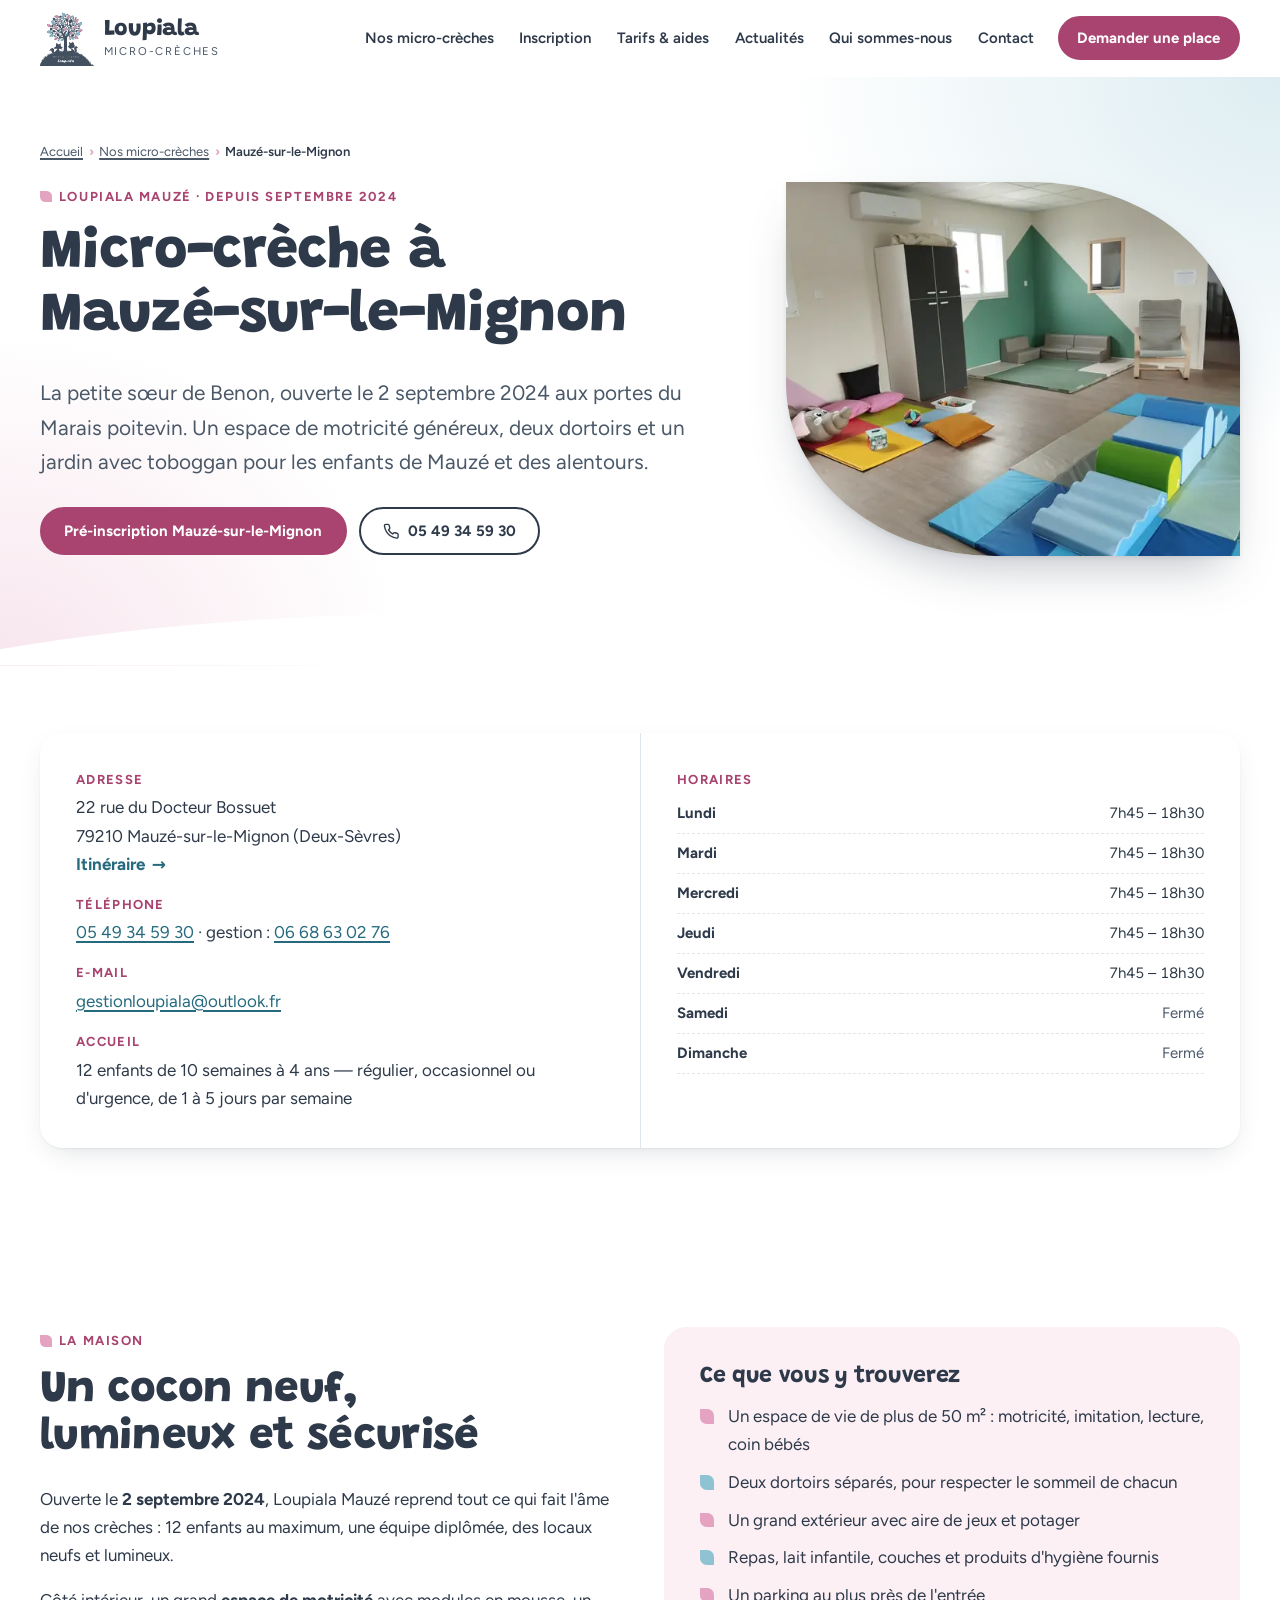
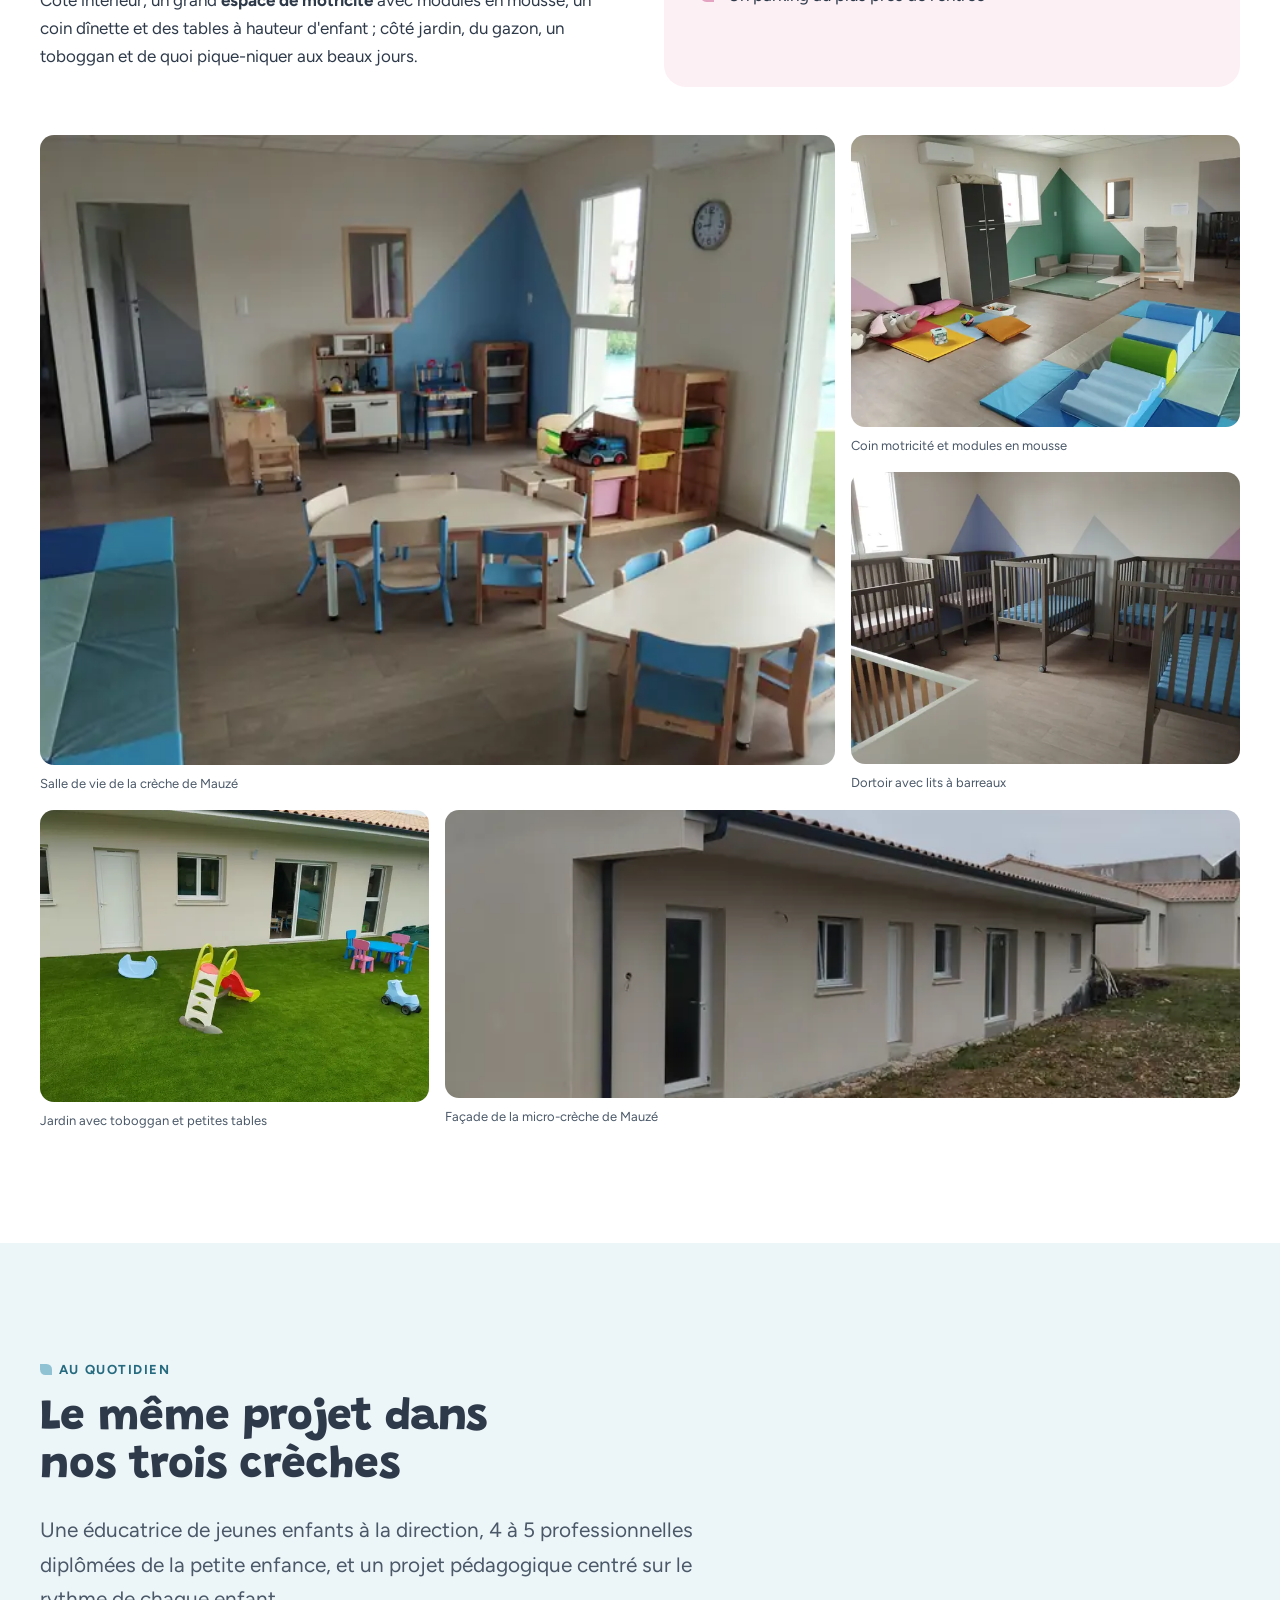
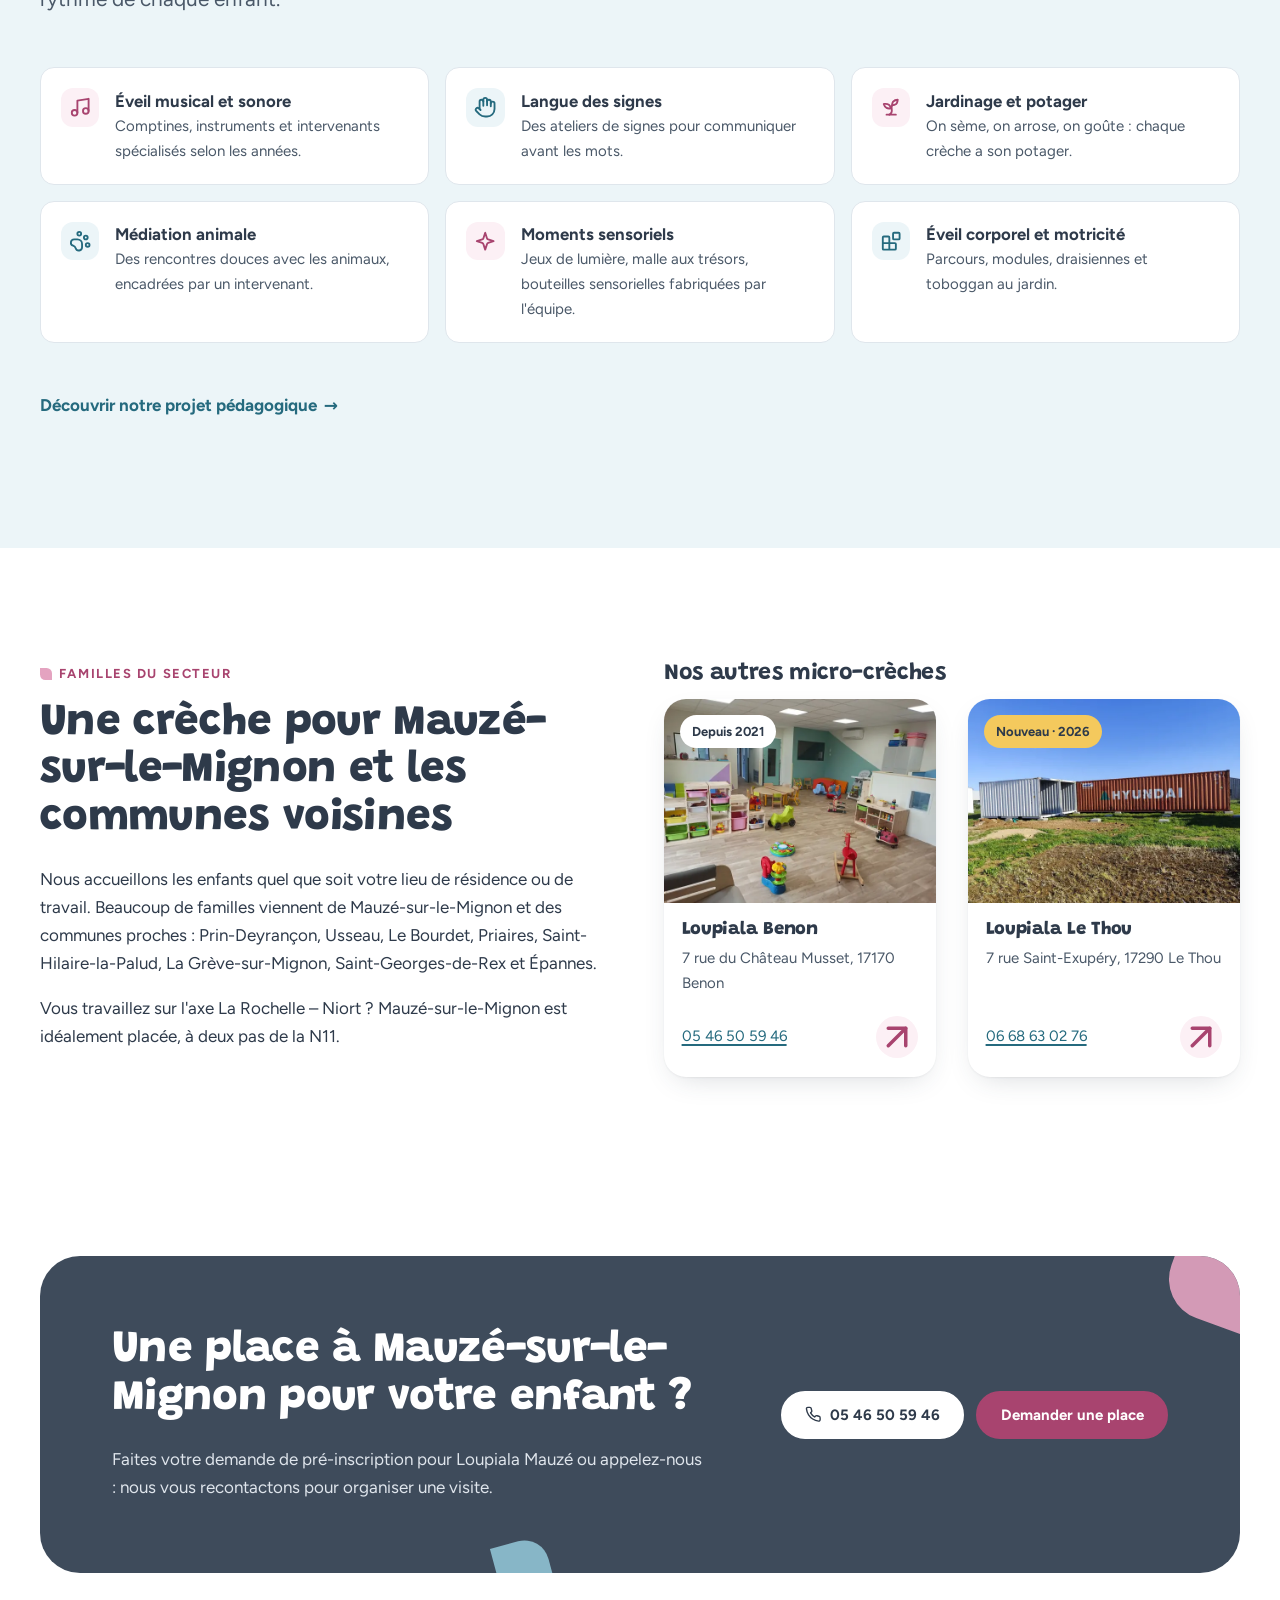
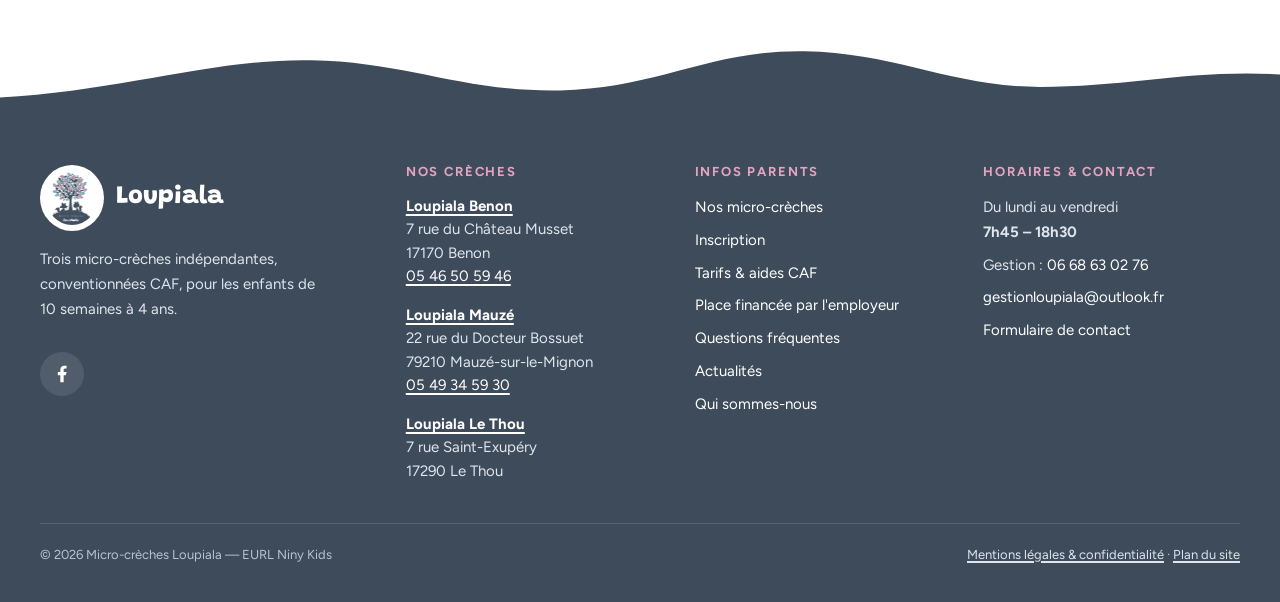
<file: micro-creche-mauze-sur-le-mignon.html>
<!DOCTYPE html>
<html lang="fr">
<head>
  <meta charset="utf-8">
  <meta name="viewport" content="width=device-width, initial-scale=1">
  <title>Micro-crèche à Mauzé-sur-le-Mignon (79) | Loupiala</title>
  <meta name="description" content="Micro-crèche Loupiala à Mauzé-sur-le-Mignon (79210) : 12 places de 10 semaines à 4 ans, 7h45–18h30. Conventionnée CAF, repas, lait et couches fournis.">
  <link rel="canonical" href="https://www.loupiala.fr/micro-creche-mauze-sur-le-mignon.html">
  <meta name="theme-color" content="#3e4b5b">

  <!-- Open Graph / Twitter -->
  <meta property="og:type" content="website">
  <meta property="og:locale" content="fr_FR">
  <meta property="og:site_name" content="Micro-crèches Loupiala">
  <meta property="og:title" content="Micro-crèche à Mauzé-sur-le-Mignon (79) | Loupiala">
  <meta property="og:description" content="Micro-crèche Loupiala à Mauzé-sur-le-Mignon (79210) : 12 places de 10 semaines à 4 ans, 7h45–18h30. Conventionnée CAF, repas, lait et couches fournis.">
  <meta property="og:url" content="https://www.loupiala.fr/micro-creche-mauze-sur-le-mignon.html">
  <meta property="og:image" content="https://www.loupiala.fr/assets/img/og-loupiala.jpg">
  <meta property="og:image:width" content="1200">
  <meta property="og:image:height" content="630">
  <meta name="twitter:card" content="summary_large_image">
  <meta name="twitter:title" content="Micro-crèche à Mauzé-sur-le-Mignon (79) | Loupiala">
  <meta name="twitter:description" content="Micro-crèche Loupiala à Mauzé-sur-le-Mignon (79210) : 12 places de 10 semaines à 4 ans, 7h45–18h30. Conventionnée CAF, repas, lait et couches fournis.">
  <meta name="twitter:image" content="https://www.loupiala.fr/assets/img/og-loupiala.jpg">

  <!-- Icônes -->
  <link rel="icon" type="image/png" sizes="48x48" href="assets/img/favicon-48.png">
  <link rel="apple-touch-icon" href="assets/img/apple-touch-icon.png">

  <!-- Polices auto-hébergées + styles -->
  <link rel="preload" href="assets/fonts/grandstander-latin.woff2" as="font" type="font/woff2" crossorigin>
  <link rel="preload" href="assets/fonts/figtree-latin.woff2" as="font" type="font/woff2" crossorigin>
  <link rel="preload" as="image" href="assets/img/mauze-motricite.webp" imagesrcset="assets/img/mauze-motricite-640.webp 640w, assets/img/mauze-motricite.webp 1200w" imagesizes="(max-width: 900px) 90vw, 45vw" fetchpriority="high">
  <link rel="stylesheet" href="assets/css/style.css">
  <script>document.documentElement.classList.add('js')</script>
  <script src="assets/js/main.js" defer></script>
  <script type="application/ld+json">{"@context":"https://schema.org","@graph":[{"@type":"ChildCare","@id":"https://www.loupiala.fr/micro-creche-mauze-sur-le-mignon.html#creche","name":"Micro-crèche Loupiala Mauzé","url":"https://www.loupiala.fr/micro-creche-mauze-sur-le-mignon.html","image":"https://www.loupiala.fr/assets/img/mauze-espace-de-vie.webp","telephone":"+33549345930","email":"gestionloupiala@outlook.fr","priceRange":"Tarif horaire selon revenus — CMG CAF","address":{"@type":"PostalAddress","streetAddress":"22 rue du Docteur Bossuet","postalCode":"79210","addressLocality":"Mauzé-sur-le-Mignon","addressRegion":"Nouvelle-Aquitaine","addressCountry":"FR"},"geo":{"@type":"GeoCoordinates","latitude":46.2001,"longitude":-0.6716},"openingHoursSpecification":[{"@type":"OpeningHoursSpecification","dayOfWeek":["Monday","Tuesday","Wednesday","Thursday","Friday"],"opens":"07:45","closes":"18:30"}],"foundingDate":"2024-09-02","areaServed":[{"@type":"City","name":"Mauzé-sur-le-Mignon"},{"@type":"City","name":"Prin-Deyrançon"},{"@type":"City","name":"Usseau"},{"@type":"City","name":"Le Bourdet"},{"@type":"City","name":"Priaires"},{"@type":"City","name":"Saint-Hilaire-la-Palud"},{"@type":"City","name":"La Grève-sur-Mignon"},{"@type":"City","name":"Saint-Georges-de-Rex"},{"@type":"City","name":"Épannes"}],"parentOrganization":{"@id":"https://www.loupiala.fr/#organisation"}},{"@type":"Service","name":"Micro-crèche à Mauzé-sur-le-Mignon","serviceType":"Accueil du jeune enfant en micro-crèche","url":"https://www.loupiala.fr/micro-creche-mauze-sur-le-mignon.html","provider":{"@id":"https://www.loupiala.fr/micro-creche-mauze-sur-le-mignon.html#creche"},"areaServed":[{"@type":"City","name":"Mauzé-sur-le-Mignon"},{"@type":"City","name":"Prin-Deyrançon"},{"@type":"City","name":"Usseau"},{"@type":"City","name":"Le Bourdet"},{"@type":"City","name":"Priaires"},{"@type":"City","name":"Saint-Hilaire-la-Palud"},{"@type":"City","name":"La Grève-sur-Mignon"},{"@type":"City","name":"Saint-Georges-de-Rex"},{"@type":"City","name":"Épannes"}],"description":"Accueil régulier, occasionnel ou d'urgence des enfants de 10 semaines à 4 ans à Mauzé-sur-le-Mignon, dans une micro-crèche de 12 places."},{"@type":"BreadcrumbList","itemListElement":[{"@type":"ListItem","position":1,"name":"Accueil","item":"https://www.loupiala.fr/"},{"@type":"ListItem","position":2,"name":"Nos micro-crèches","item":"https://www.loupiala.fr/micro-creches.html"},{"@type":"ListItem","position":3,"name":"Mauzé-sur-le-Mignon","item":"https://www.loupiala.fr/micro-creche-mauze-sur-le-mignon.html"}]},{"@type":"Organization","@id":"https://www.loupiala.fr/#organisation","name":"Micro-crèches Loupiala","legalName":"EURL Niny Kids","url":"https://www.loupiala.fr/","logo":"https://www.loupiala.fr/assets/img/logo-loupiala.png","email":"gestionloupiala@outlook.fr","telephone":"+33668630276","founder":{"@type":"Person","name":"Virginie Dupire"},"sameAs":["https://www.facebook.com/p/Micro-cr%C3%A8che-Loupiala-Le-Thou-Benon-Mauz%C3%A9-sur-le-Mignon-100063482651501/"],"address":{"@type":"PostalAddress","streetAddress":"4 rue des Marchands","postalCode":"17540","addressLocality":"Vérines","addressCountry":"FR"}}]}</script>
</head>
<body>
  <a class="skip-link" href="#contenu">Aller au contenu</a>
  <header class="site-header">
    <div class="wrap site-header__inner">
      <a class="marque" href="index.html" aria-label="Micro-crèches Loupiala — accueil">
        <img src="assets/img/logo-loupiala.webp" width="210" height="215" alt="" decoding="async">
        <span class="marque__texte"><span class="marque__nom">Loupiala</span><span class="marque__sous">Micro-crèches</span></span>
      </a>
      <button class="burger" type="button" aria-expanded="false" aria-controls="nav-principale">
        <span class="visually-hidden">Menu</span><svg class="icone-ouvrir" viewBox="0 0 24 24" fill="none" stroke="currentColor" stroke-width="2" stroke-linecap="round" stroke-linejoin="round" aria-hidden="true" focusable="false"><path d="M4 6h16M4 12h16M4 18h16"/></svg><svg class="icone-fermer" viewBox="0 0 24 24" fill="none" stroke="currentColor" stroke-width="2" stroke-linecap="round" stroke-linejoin="round" aria-hidden="true" focusable="false"><path d="M18 6 6 18M6 6l12 12"/></svg>
      </button>
      <nav class="nav" id="nav-principale" aria-label="Navigation principale">
        <ul class="nav__liste">
          <li class="nav__item--deroulant"><a class="nav__lien" href="micro-creches.html" aria-current="true">Nos micro-crèches</a>
            <ul class="nav__sous"><li><a href="micro-creche-benon.html">Benon</a></li><li><a href="micro-creche-mauze-sur-le-mignon.html" aria-current="page">Mauzé-sur-le-Mignon</a></li><li><a href="micro-creche-le-thou.html">Le Thou</a></li></ul></li>
          <li><a class="nav__lien" href="inscription.html">Inscription</a></li>
          <li><a class="nav__lien" href="tarifs-aides-caf.html">Tarifs &amp; aides</a></li>
          <li><a class="nav__lien" href="actualites.html">Actualités</a></li>
          <li><a class="nav__lien" href="qui-sommes-nous.html">Qui sommes-nous</a></li>
          <li><a class="nav__lien" href="contact.html">Contact</a></li>
        </ul>
        <a class="btn nav__cta" href="inscription.html">Demander une place</a>
      </nav>
    </div>
  </header>

  <main id="contenu">

    <section class="page-hero" aria-labelledby="titre-page">
      <div class="wrap page-hero__grille">
        <div>
          <nav class="ariane" aria-label="Fil d'Ariane"><ol><li><a href="index.html">Accueil</a></li><li><a href="micro-creches.html">Nos micro-crèches</a></li><li><span aria-current="page">Mauzé-sur-le-Mignon</span></li></ol></nav>
          <p class="surtitre">Loupiala Mauzé · depuis septembre 2024</p>
          <h1 id="titre-page">Micro-crèche à Mauzé-sur-le-Mignon</h1>
          <p class="chapo">La petite sœur de Benon, ouverte le 2 septembre 2024 aux portes du Marais poitevin. Un espace de motricité généreux, deux dortoirs et un jardin avec toboggan pour les enfants de Mauzé et des alentours.</p>
          <div class="btn-groupe">
            <a class="btn" href="https://kidola.app/registration/546/loupiala-mauze" target="_blank" rel="noopener">Pré-inscription Mauzé-sur-le-Mignon<span class="visually-hidden"> (nouvel onglet)</span></a>
            <a class="btn btn--contour" href="tel:+33549345930"><svg viewBox="0 0 24 24" fill="none" stroke="currentColor" stroke-width="2" stroke-linecap="round" stroke-linejoin="round" aria-hidden="true" focusable="false"><path d="M22 16.92v3a2 2 0 0 1-2.18 2 19.79 19.79 0 0 1-8.63-3.07 19.5 19.5 0 0 1-6-6 19.79 19.79 0 0 1-3.07-8.67A2 2 0 0 1 4.11 2h3a2 2 0 0 1 2 1.72c.13.96.36 1.9.7 2.81a2 2 0 0 1-.45 2.11L8.09 9.91a16 16 0 0 0 6 6l1.27-1.27a2 2 0 0 1 2.11-.45c.91.34 1.85.57 2.81.7A2 2 0 0 1 22 16.92z"/></svg> 05 49 34 59 30</a>
          </div>
        </div>
        <div class="page-hero__photo"><img src="assets/img/mauze-motricite.webp" srcset="assets/img/mauze-motricite-640.webp 640w, assets/img/mauze-motricite.webp 1200w" sizes="(max-width: 860px) 90vw, 40vw" width="1200" height="904" alt="Espace de motricité de la crèche de Mauzé avec modules en mousse" fetchpriority="high" decoding="async"></div>
      </div>
      <svg class="page-hero__sol page-hero__sol--blanc" viewBox="0 0 1440 70" preserveAspectRatio="none" aria-hidden="true" focusable="false"><path d="M0,52 C240,12 520,0 760,26 C1000,52 1220,62 1440,18 L1440,70 L0,70 Z" fill="currentColor"/></svg>
    </section>

    <section class="section section--serree" aria-labelledby="titre-infos">
      <div class="wrap">
        <h2 id="titre-infos" class="visually-hidden">Informations pratiques</h2>
        <div class="fiche reveal">
          <div>
            <dl>
              <div><dt>Adresse</dt><dd>22 rue du Docteur Bossuet<br>79210 Mauzé-sur-le-Mignon (Deux-Sèvres)<br><a class="lien-fleche" href="https://www.google.com/maps/dir/?api=1&destination=22%20rue%20du%20Docteur%20Bossuet%2C%2079210%20Mauz%C3%A9-sur-le-Mignon" target="_blank" rel="noopener">Itinéraire<span class="visually-hidden"> (nouvel onglet)</span></a></dd></div>
              <div><dt>Téléphone</dt><dd><a href="tel:+33549345930">05 49 34 59 30</a> · gestion : <a href="tel:+33668630276">06 68 63 02 76</a></dd></div>
              <div><dt>E-mail</dt><dd><a href="mailto:gestionloupiala@outlook.fr">gestionloupiala@outlook.fr</a></dd></div>
              <div><dt>Accueil</dt><dd>12 enfants de 10 semaines à 4 ans — régulier, occasionnel ou d'urgence, de 1 à 5 jours par semaine</dd></div>
            </dl>
          </div>
          <div>
            <dl><div><dt>Horaires</dt><dd><table class="horaires">
              <caption class="visually-hidden">Horaires d'ouverture</caption>
              <tbody>
                <tr><th scope="row">Lundi</th><td>7h45 – 18h30</td></tr>
                <tr><th scope="row">Mardi</th><td>7h45 – 18h30</td></tr>
                <tr><th scope="row">Mercredi</th><td>7h45 – 18h30</td></tr>
                <tr><th scope="row">Jeudi</th><td>7h45 – 18h30</td></tr>
                <tr><th scope="row">Vendredi</th><td>7h45 – 18h30</td></tr>
                <tr class="ferme"><th scope="row">Samedi</th><td>Fermé</td></tr>
                <tr class="ferme"><th scope="row">Dimanche</th><td>Fermé</td></tr>
              </tbody>
            </table></dd></div></dl>
          </div>
        </div>
      </div>
    </section>

    <section class="section" aria-labelledby="titre-maison">
      <div class="wrap">
        <div class="grille-2">
          <div class="reveal">
            <p class="surtitre">La maison</p>
            <h2 id="titre-maison">Un cocon neuf, lumineux et sécurisé</h2>
            <p>Ouverte le <strong>2 septembre 2024</strong>, Loupiala Mauzé reprend tout ce qui fait l'âme de nos crèches : 12 enfants au maximum, une équipe diplômée, des locaux neufs et lumineux.</p>
            <p>Côté intérieur, un grand <strong>espace de motricité</strong> avec modules en mousse, un coin dînette et des tables à hauteur d'enfant ; côté jardin, du gazon, un toboggan et de quoi pique-niquer aux beaux jours.</p>
          </div>
          <div class="encadre encadre--rose reveal">
            <h3>Ce que vous y trouverez</h3>
            <ul class="liste-feuilles">
              <li>Un espace de vie de plus de 50&nbsp;m² : motricité, imitation, lecture, coin bébés</li>
              <li>Deux dortoirs séparés, pour respecter le sommeil de chacun</li>
              <li>Un grand extérieur avec aire de jeux et potager</li>
              <li>Repas, lait infantile, couches et produits d'hygiène fournis</li>
              <li>Un parking au plus près de l'entrée</li>
            </ul>
          </div>
        </div>
        <div class="photos mt-l">
          <figure class="reveal"><img src="assets/img/mauze-espace-de-vie.webp" srcset="assets/img/mauze-espace-de-vie-640.webp 640w, assets/img/mauze-espace-de-vie.webp 1200w" sizes="(max-width: 760px) 50vw, 33vw" width="1200" height="904" alt="Salle de vie de la crèche de Mauzé" loading="lazy" decoding="async"><figcaption>Salle de vie de la crèche de Mauzé</figcaption></figure>
          <figure class="reveal"><img src="assets/img/mauze-motricite.webp" srcset="assets/img/mauze-motricite-640.webp 640w, assets/img/mauze-motricite.webp 1200w" sizes="(max-width: 760px) 50vw, 33vw" width="1200" height="904" alt="Coin motricité et modules en mousse" loading="lazy" decoding="async"><figcaption>Coin motricité et modules en mousse</figcaption></figure>
          <figure class="reveal"><img src="assets/img/mauze-dortoir.webp" srcset="assets/img/mauze-dortoir-640.webp 640w, assets/img/mauze-dortoir.webp 1200w" sizes="(max-width: 760px) 50vw, 33vw" width="1200" height="904" alt="Dortoir avec lits à barreaux" loading="lazy" decoding="async"><figcaption>Dortoir avec lits à barreaux</figcaption></figure>
          <figure class="reveal"><img src="assets/img/mauze-jardin.webp" srcset="assets/img/mauze-jardin-640.webp 640w, assets/img/mauze-jardin.webp 1200w" sizes="(max-width: 760px) 50vw, 33vw" width="1200" height="904" alt="Jardin avec toboggan et petites tables" loading="lazy" decoding="async"><figcaption>Jardin avec toboggan et petites tables</figcaption></figure>
          <figure class="reveal"><img src="assets/img/mauze-facade.webp" srcset="assets/img/mauze-facade-640.webp 640w, assets/img/mauze-facade.webp 1200w" sizes="(max-width: 760px) 50vw, 33vw" width="1200" height="904" alt="Façade de la micro-crèche de Mauzé" loading="lazy" decoding="async"><figcaption>Façade de la micro-crèche de Mauzé</figcaption></figure>
        </div>
      </div>
    </section>

    <section class="section section--lagon" aria-labelledby="titre-projet">
      <div class="wrap">
        <div class="entete-section">
          <p class="surtitre surtitre--lagon">Au quotidien</p>
          <h2 id="titre-projet">Le même projet dans nos trois crèches</h2>
          <p class="chapo">Une éducatrice de jeunes enfants à la direction, 4 à 5 professionnelles diplômées de la petite enfance, et un projet pédagogique centré sur le rythme de chaque enfant.</p>
        </div>
        <ul class="ateliers"><li class="reveal"><svg viewBox="0 0 24 24" fill="none" stroke="currentColor" stroke-width="2" stroke-linecap="round" stroke-linejoin="round" aria-hidden="true" focusable="false"><path d="M9 18V5l12-2v13"/><circle cx="6" cy="18" r="3"/><circle cx="18" cy="16" r="3"/></svg><div><h3>Éveil musical et sonore</h3><p>Comptines, instruments et intervenants spécialisés selon les années.</p></div></li><li class="reveal"><svg viewBox="0 0 24 24" fill="none" stroke="currentColor" stroke-width="2" stroke-linecap="round" stroke-linejoin="round" aria-hidden="true" focusable="false"><path d="M18 11V6a2 2 0 0 0-4 0"/><path d="M14 10V4a2 2 0 0 0-4 0v2"/><path d="M10 10.5V6a2 2 0 0 0-4 0v8"/><path d="M18 8a2 2 0 1 1 4 0v6a8 8 0 0 1-8 8h-2c-2.8 0-4.5-.86-5.99-2.34l-3.6-3.6a2 2 0 0 1 2.83-2.82L7 15"/></svg><div><h3>Langue des signes</h3><p>Des ateliers de signes pour communiquer avant les mots.</p></div></li><li class="reveal"><svg viewBox="0 0 24 24" fill="none" stroke="currentColor" stroke-width="2" stroke-linecap="round" stroke-linejoin="round" aria-hidden="true" focusable="false"><path d="M7 20h10"/><path d="M10 20c5.5-2.5.8-6.4 3-10"/><path d="M9.5 9.4c1.1.8 1.8 2.2 2.3 3.7-2 .4-3.5.4-4.8-.3-1.2-.6-2.3-1.9-3-4.2 2.8-.5 4.4 0 5.5.8z"/><path d="M14.1 6a7 7 0 0 0-1.1 4c1.9-.1 3.3-.6 4.3-1.4 1-1 1.6-2.3 1.7-4.6-2.7.1-4 1-4.9 2z"/></svg><div><h3>Jardinage et potager</h3><p>On sème, on arrose, on goûte : chaque crèche a son potager.</p></div></li><li class="reveal"><svg viewBox="0 0 24 24" fill="none" stroke="currentColor" stroke-width="2" stroke-linecap="round" stroke-linejoin="round" aria-hidden="true" focusable="false"><circle cx="11" cy="4" r="2"/><circle cx="18" cy="8" r="2"/><circle cx="20" cy="16" r="2"/><path d="M9 10a5 5 0 0 1 5 5v3.5a3.5 3.5 0 0 1-6.84 1.045Q6.52 17.48 4.46 16.84A3.5 3.5 0 0 1 5.5 10Z"/></svg><div><h3>Médiation animale</h3><p>Des rencontres douces avec les animaux, encadrées par un intervenant.</p></div></li><li class="reveal"><svg viewBox="0 0 24 24" fill="none" stroke="currentColor" stroke-width="2" stroke-linecap="round" stroke-linejoin="round" aria-hidden="true" focusable="false"><path d="m12 3-1.9 5.8a2 2 0 0 1-1.3 1.3L3 12l5.8 1.9a2 2 0 0 1 1.3 1.3L12 21l1.9-5.8a2 2 0 0 1 1.3-1.3L21 12l-5.8-1.9a2 2 0 0 1-1.3-1.3Z"/></svg><div><h3>Moments sensoriels</h3><p>Jeux de lumière, malle aux trésors, bouteilles sensorielles fabriquées par l'équipe.</p></div></li><li class="reveal"><svg viewBox="0 0 24 24" fill="none" stroke="currentColor" stroke-width="2" stroke-linecap="round" stroke-linejoin="round" aria-hidden="true" focusable="false"><rect width="7" height="7" x="14" y="3" rx="1"/><path d="M10 21V8a1 1 0 0 0-1-1H4a1 1 0 0 0-1 1v12a1 1 0 0 0 1 1h12a1 1 0 0 0 1-1v-5a1 1 0 0 0-1-1H3"/></svg><div><h3>Éveil corporel et motricité</h3><p>Parcours, modules, draisiennes et toboggan au jardin.</p></div></li></ul>
        <p class="mt-l"><a class="lien-fleche" href="micro-creches.html#projet">Découvrir notre projet pédagogique</a></p>
      </div>
    </section>

    <section class="section" aria-labelledby="titre-secteur">
      <div class="wrap grille-2">
        <div class="reveal">
          <p class="surtitre">Familles du secteur</p>
          <h2 id="titre-secteur">Une crèche pour Mauzé-sur-le-Mignon et les communes voisines</h2>
          <p>Nous accueillons les enfants quel que soit votre lieu de résidence ou de travail. Beaucoup de familles viennent de Mauzé-sur-le-Mignon et des communes proches : Prin-Deyrançon, Usseau, Le Bourdet, Priaires, Saint-Hilaire-la-Palud, La Grève-sur-Mignon, Saint-Georges-de-Rex et Épannes.</p>
          <p>Vous travaillez sur l'axe La Rochelle – Niort ? Mauzé-sur-le-Mignon est idéalement placée, à deux pas de la N11.</p>
        </div>
        <div class="reveal">
          <h3>Nos autres micro-crèches</h3>
          <div class="cocons cocons--duo">
          <article class="cocon reveal">
          <div class="cocon__photo"><img src="assets/img/benon-salle-de-vie.webp" srcset="assets/img/benon-salle-de-vie-640.webp 640w, assets/img/benon-salle-de-vie.webp 1200w" sizes="(max-width: 900px) 100vw, 33vw" width="1200" height="901" alt="Salle de vie lumineuse de la micro-crèche Loupiala à Benon, avec coin jeux et mobilier à hauteur d'enfant" loading="lazy" decoding="async"></div>
          <span class="cocon__etiquette">Depuis 2021</span>
          <div class="cocon__corps">
            <h4><a href="micro-creche-benon.html">Loupiala Benon</a></h4>
            <address>7 rue du Château Musset, 17170 Benon</address>
            <div class="cocon__pied">
              <a href="tel:+33546505946">05 46 50 59 46</a>
              <span class="cocon__fleche" aria-hidden="true"><svg viewBox="0 0 24 24" fill="none" stroke="currentColor" stroke-width="2" stroke-linecap="round" stroke-linejoin="round" aria-hidden="true" focusable="false"><path d="M7 7h10v10"/><path d="M7 17 17 7"/></svg></span>
            </div>
          </div>
        </article>
          <article class="cocon reveal">
          <div class="cocon__photo"><img src="assets/img/le-thou-conteneurs.webp" srcset="assets/img/le-thou-conteneurs-640.webp 640w, assets/img/le-thou-conteneurs.webp 1200w" sizes="(max-width: 900px) 100vw, 33vw" width="1200" height="900" alt="Construction de la micro-crèche Loupiala au Thou à partir de conteneurs maritimes" loading="lazy" decoding="async"></div>
          <span class="cocon__etiquette cocon__etiquette--nouveau">Nouveau · 2026</span>
          <div class="cocon__corps">
            <h4><a href="micro-creche-le-thou.html">Loupiala Le Thou</a></h4>
            <address>7 rue Saint-Exupéry, 17290 Le Thou</address>
            <div class="cocon__pied">
              <a href="tel:+33668630276">06 68 63 02 76</a>
              <span class="cocon__fleche" aria-hidden="true"><svg viewBox="0 0 24 24" fill="none" stroke="currentColor" stroke-width="2" stroke-linecap="round" stroke-linejoin="round" aria-hidden="true" focusable="false"><path d="M7 7h10v10"/><path d="M7 17 17 7"/></svg></span>
            </div>
          </div>
        </article>
          </div>
        </div>
      </div>
    </section>

    <section class="section section--serree" aria-labelledby="appel-titre">
      <div class="wrap">
        <div class="appel reveal">
          <div>
            <h2 id="appel-titre">Une place à Mauzé-sur-le-Mignon pour votre enfant ?</h2>
            <p>Faites votre demande de pré-inscription pour Loupiala Mauzé ou appelez-nous : nous vous recontactons pour organiser une visite.</p>
          </div>
          <div class="btn-groupe">
            <a class="btn btn--clair" href="tel:+33546505946"><svg viewBox="0 0 24 24" fill="none" stroke="currentColor" stroke-width="2" stroke-linecap="round" stroke-linejoin="round" aria-hidden="true" focusable="false"><path d="M22 16.92v3a2 2 0 0 1-2.18 2 19.79 19.79 0 0 1-8.63-3.07 19.5 19.5 0 0 1-6-6 19.79 19.79 0 0 1-3.07-8.67A2 2 0 0 1 4.11 2h3a2 2 0 0 1 2 1.72c.13.96.36 1.9.7 2.81a2 2 0 0 1-.45 2.11L8.09 9.91a16 16 0 0 0 6 6l1.27-1.27a2 2 0 0 1 2.11-.45c.91.34 1.85.57 2.81.7A2 2 0 0 1 22 16.92z"/></svg> 05 46 50 59 46</a>
            <a class="btn" href="inscription.html">Demander une place</a>
          </div>
        </div>
      </div>
    </section>
  </main>

  <footer class="site-footer">
    <svg class="site-footer__colline" viewBox="0 0 1440 80" preserveAspectRatio="none" aria-hidden="true" focusable="false"><path d="M0,80 L0,58 C140,50 240,14 350,16 C460,18 520,52 630,50 C740,48 800,4 905,6 C1010,8 1070,46 1170,46 C1270,46 1340,26 1440,32 L1440,81 L0,81 Z" fill="currentColor"/></svg>
    <div class="wrap site-footer__grille">
      <div class="pied-marque">
        <a class="pied-marque__logo" href="index.html"><img src="assets/img/logo-loupiala.webp" width="210" height="215" alt="" loading="lazy" decoding="async"><span>Loupiala</span></a>
        <p>Trois micro-crèches indépendantes, conventionnées CAF, pour les enfants de 10&nbsp;semaines à 4&nbsp;ans.</p>
        <div class="reseaux"><a href="https://www.facebook.com/p/Micro-cr%C3%A8che-Loupiala-Le-Thou-Benon-Mauz%C3%A9-sur-le-Mignon-100063482651501/" rel="noopener" target="_blank" aria-label="Loupiala sur Facebook (nouvel onglet)"><svg viewBox="0 0 24 24" fill="currentColor" aria-hidden="true" focusable="false"><path d="M14 13.5h2.5l1-4H14v-2c0-1.03 0-2 2-2h1.5V2.14c-.326-.043-1.557-.14-2.857-.14C11.928 2 10 3.657 10 6.7v2.8H7v4h3V22h4z"/></svg></a></div>
      </div>
      <div>
        <h2>Nos crèches</h2>
          <address><strong><a href="micro-creche-benon.html">Loupiala Benon</a></strong><br>7 rue du Château Musset<br>17170 Benon<br><a href="tel:+33546505946">05 46 50 59 46</a></address>
          <address><strong><a href="micro-creche-mauze-sur-le-mignon.html">Loupiala Mauzé</a></strong><br>22 rue du Docteur Bossuet<br>79210 Mauzé-sur-le-Mignon<br><a href="tel:+33549345930">05 49 34 59 30</a></address>
          <address><strong><a href="micro-creche-le-thou.html">Loupiala Le Thou</a></strong><br>7 rue Saint-Exupéry<br>17290 Le Thou</address>
      </div>
      <div>
        <h2>Infos parents</h2>
        <ul>
          <li><a href="micro-creches.html">Nos micro-crèches</a></li>
          <li><a href="inscription.html">Inscription</a></li>
          <li><a href="tarifs-aides-caf.html">Tarifs &amp; aides CAF</a></li>
          <li><a href="tarifs-aides-caf.html#employeur">Place financée par l'employeur</a></li>
          <li><a href="faq.html">Questions fréquentes</a></li>
          <li><a href="actualites.html">Actualités</a></li>
          <li><a href="qui-sommes-nous.html">Qui sommes-nous</a></li>
        </ul>
      </div>
      <div>
        <h2>Horaires &amp; contact</h2>
        <ul>
          <li>Du lundi au vendredi<br><strong>7h45 – 18h30</strong></li>
          <li>Gestion : <a href="tel:+33668630276">06 68 63 02 76</a></li>
          <li><a href="mailto:gestionloupiala@outlook.fr">gestionloupiala@outlook.fr</a></li>
          <li><a href="contact.html">Formulaire de contact</a></li>
        </ul>
      </div>
    </div>
    <div class="wrap site-footer__bas">
      <p>© <span id="annee">2026</span> Micro-crèches Loupiala — EURL Niny Kids</p>
      <p><a href="mentions-legales.html">Mentions légales &amp; confidentialité</a> · <a href="sitemap.xml">Plan du site</a></p>
    </div>
  </footer>
</body>
</html>
</file>
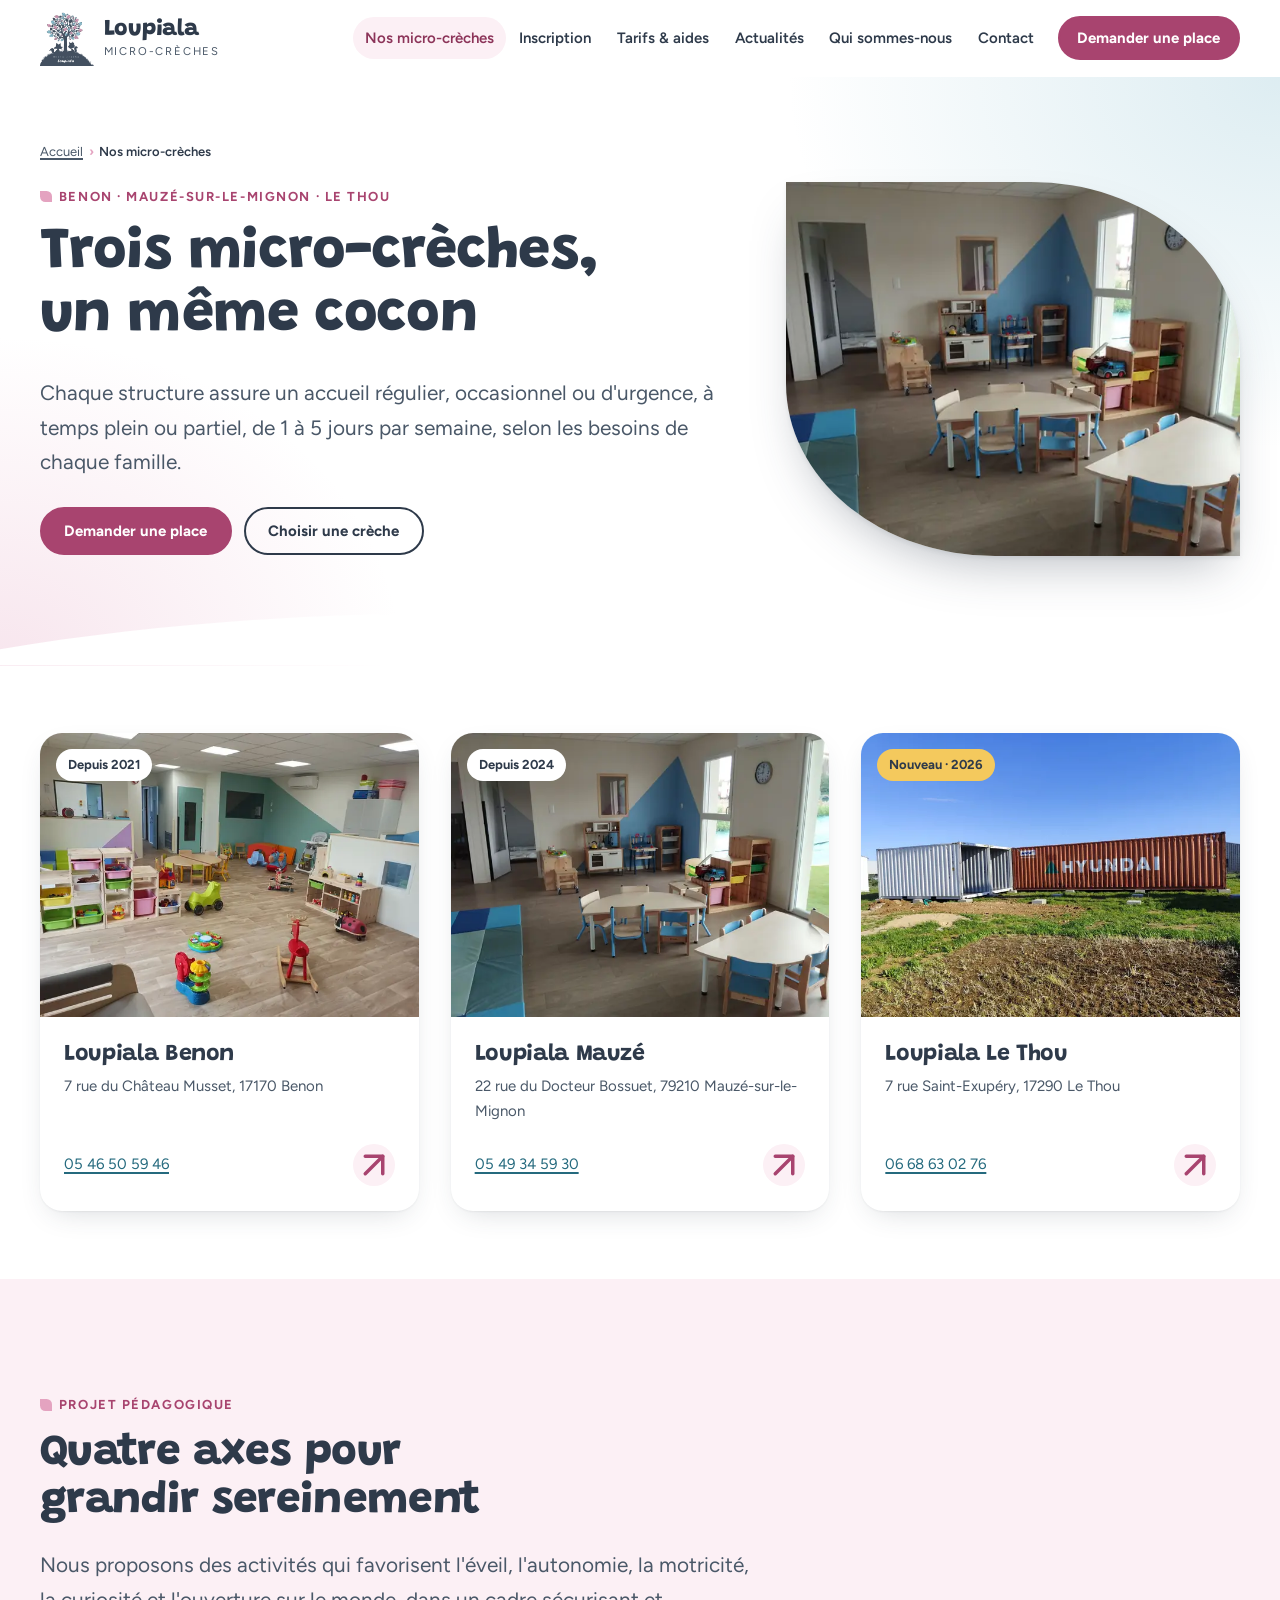
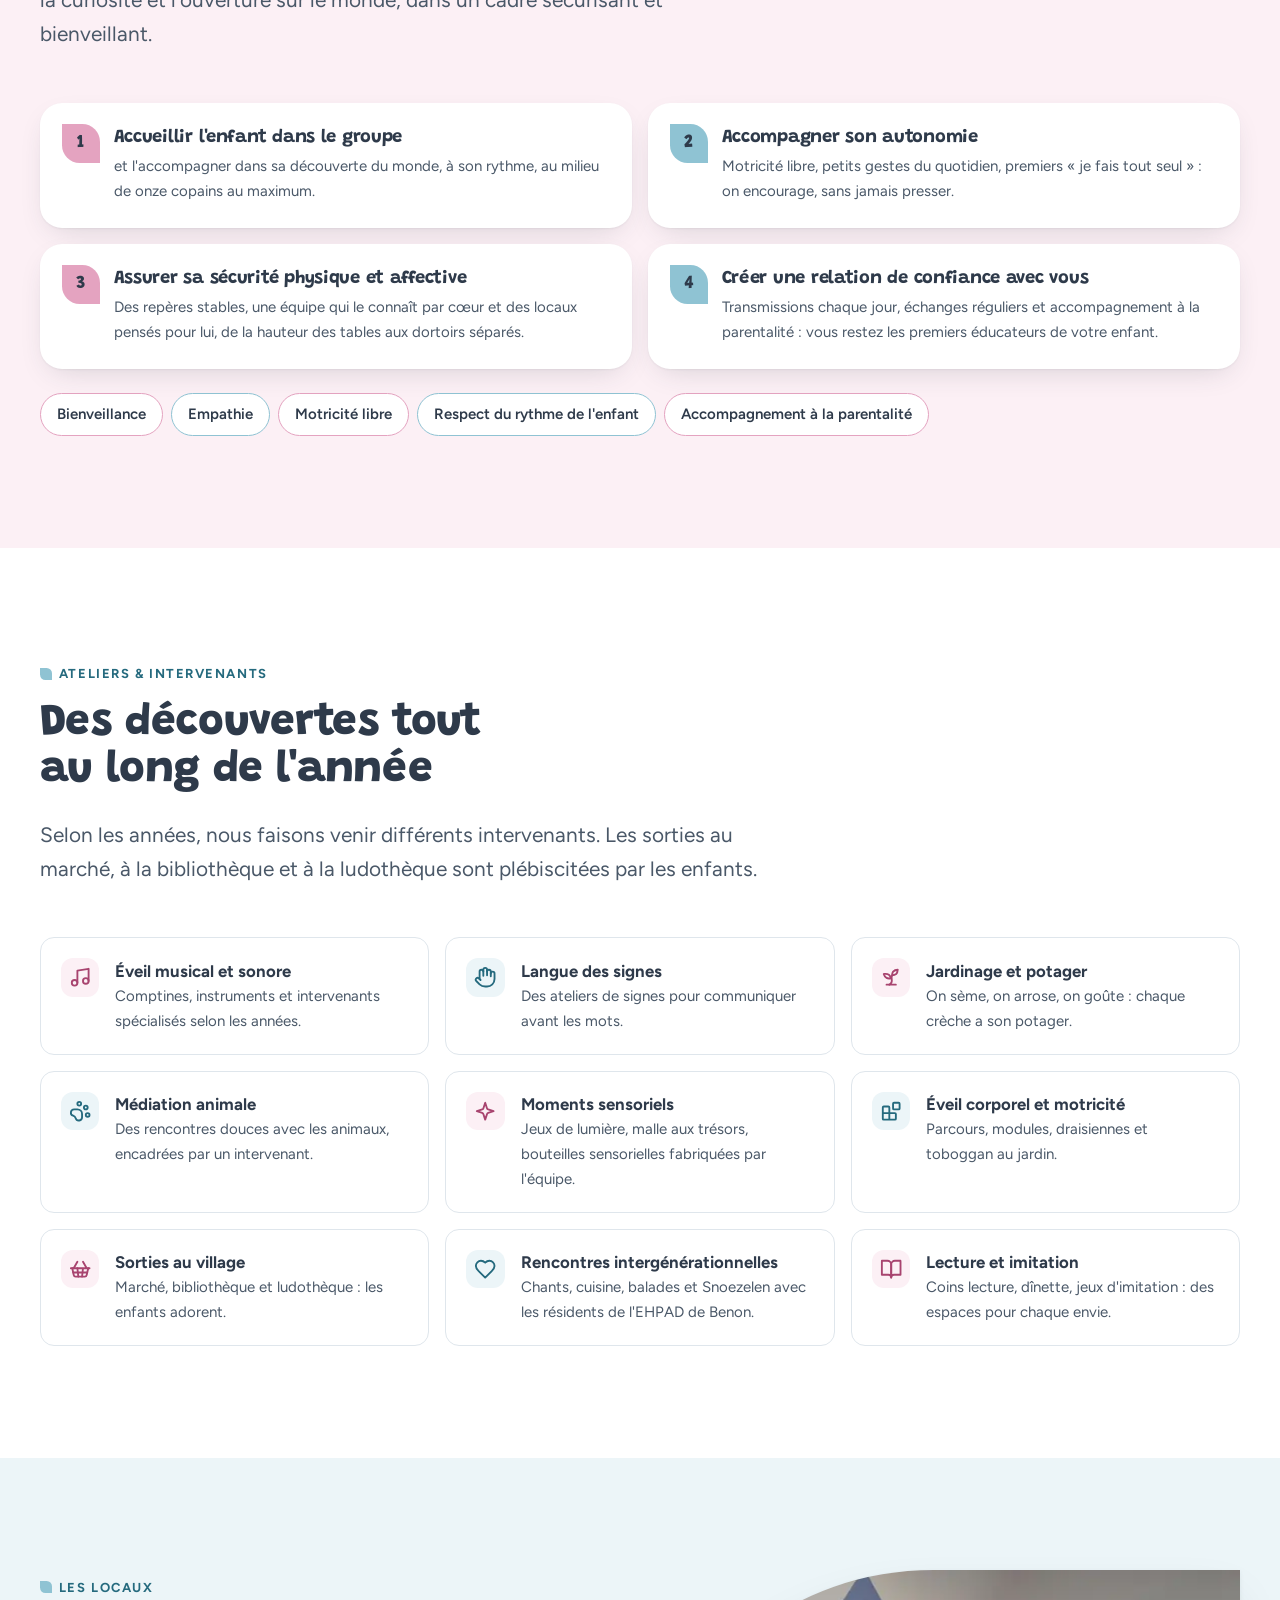
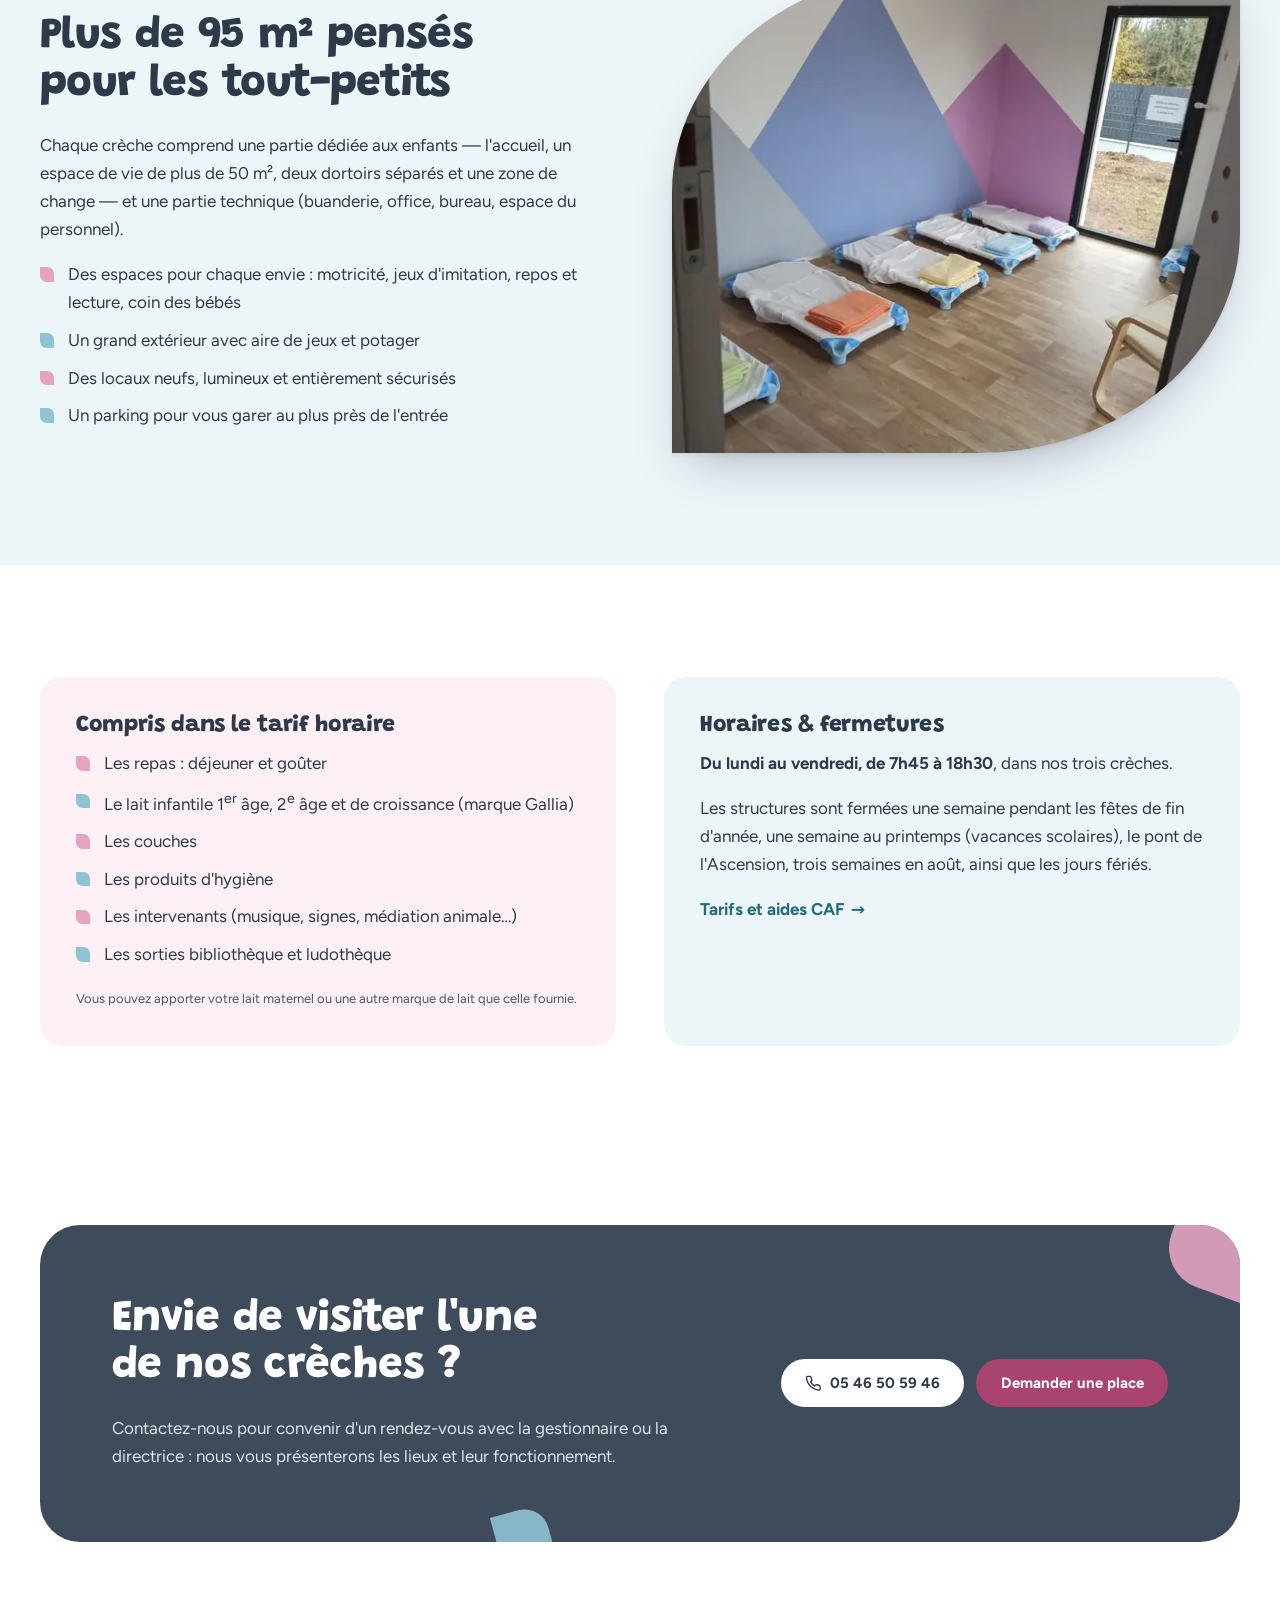
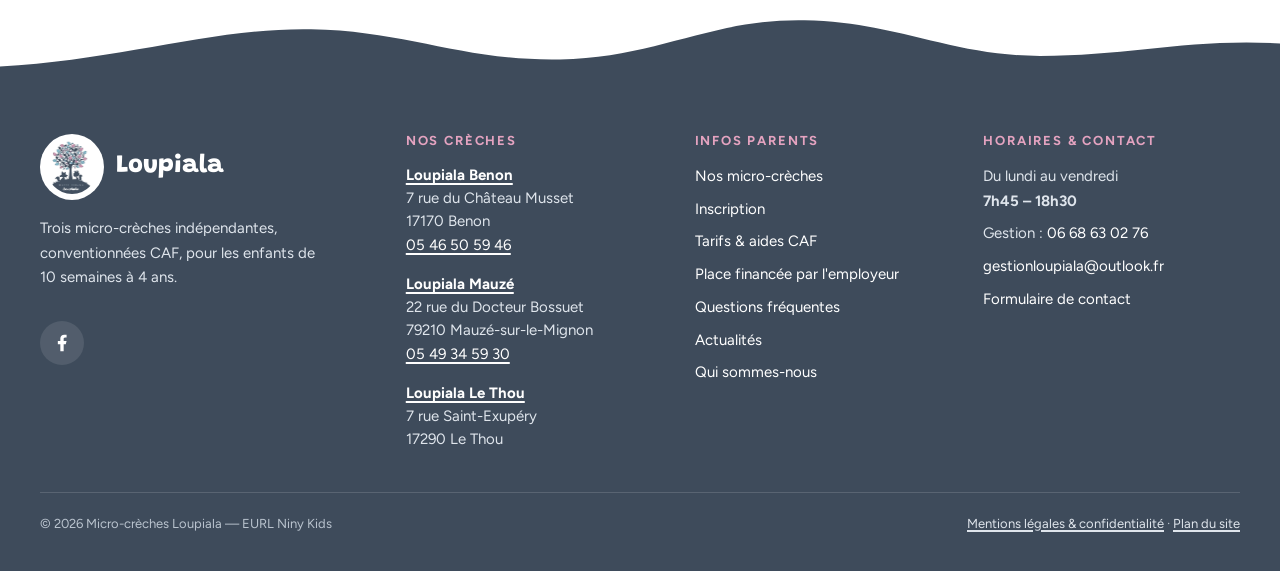
<file: micro-creches.html>
<!DOCTYPE html>
<html lang="fr">
<head>
  <meta charset="utf-8">
  <meta name="viewport" content="width=device-width, initial-scale=1">
  <title>Nos micro-crèches à Benon, Mauzé et Le Thou | Loupiala</title>
  <meta name="description" content="Projet pédagogique, locaux, ateliers et prestations incluses : découvrez les trois micro-crèches Loupiala de 12 enfants à Benon, Mauzé-sur-le-Mignon et Le Thou.">
  <link rel="canonical" href="https://www.loupiala.fr/micro-creches.html">
  <meta name="theme-color" content="#3e4b5b">

  <!-- Open Graph / Twitter -->
  <meta property="og:type" content="website">
  <meta property="og:locale" content="fr_FR">
  <meta property="og:site_name" content="Micro-crèches Loupiala">
  <meta property="og:title" content="Nos micro-crèches à Benon, Mauzé et Le Thou | Loupiala">
  <meta property="og:description" content="Projet pédagogique, locaux, ateliers et prestations incluses : découvrez les trois micro-crèches Loupiala de 12 enfants à Benon, Mauzé-sur-le-Mignon et Le Thou.">
  <meta property="og:url" content="https://www.loupiala.fr/micro-creches.html">
  <meta property="og:image" content="https://www.loupiala.fr/assets/img/og-loupiala.jpg">
  <meta property="og:image:width" content="1200">
  <meta property="og:image:height" content="630">
  <meta name="twitter:card" content="summary_large_image">
  <meta name="twitter:title" content="Nos micro-crèches à Benon, Mauzé et Le Thou | Loupiala">
  <meta name="twitter:description" content="Projet pédagogique, locaux, ateliers et prestations incluses : découvrez les trois micro-crèches Loupiala de 12 enfants à Benon, Mauzé-sur-le-Mignon et Le Thou.">
  <meta name="twitter:image" content="https://www.loupiala.fr/assets/img/og-loupiala.jpg">

  <!-- Icônes -->
  <link rel="icon" type="image/png" sizes="48x48" href="assets/img/favicon-48.png">
  <link rel="apple-touch-icon" href="assets/img/apple-touch-icon.png">

  <!-- Polices auto-hébergées + styles -->
  <link rel="preload" href="assets/fonts/grandstander-latin.woff2" as="font" type="font/woff2" crossorigin>
  <link rel="preload" href="assets/fonts/figtree-latin.woff2" as="font" type="font/woff2" crossorigin>
  <link rel="preload" as="image" href="assets/img/mauze-espace-de-vie.webp" imagesrcset="assets/img/mauze-espace-de-vie-640.webp 640w, assets/img/mauze-espace-de-vie.webp 1200w" imagesizes="(max-width: 900px) 90vw, 45vw" fetchpriority="high">
  <link rel="stylesheet" href="assets/css/style.css">
  <script>document.documentElement.classList.add('js')</script>
  <script src="assets/js/main.js" defer></script>
  <script type="application/ld+json">{"@context":"https://schema.org","@graph":[{"@type":"BreadcrumbList","itemListElement":[{"@type":"ListItem","position":1,"name":"Accueil","item":"https://www.loupiala.fr/"},{"@type":"ListItem","position":2,"name":"Nos micro-crèches","item":"https://www.loupiala.fr/micro-creches.html"}]},{"@type":"Service","name":"Accueil du jeune enfant en micro-crèche","serviceType":"Micro-crèche","url":"https://www.loupiala.fr/micro-creches.html","provider":{"@id":"https://www.loupiala.fr/#organisation"},"areaServed":[{"@type":"City","name":"Benon"},{"@type":"City","name":"Mauzé-sur-le-Mignon"},{"@type":"City","name":"Le Thou"}],"audience":{"@type":"PeopleAudience","suggestedMinAge":0.2,"suggestedMaxAge":4},"description":"Accueil régulier, occasionnel ou d'urgence des enfants de 10 semaines à 4 ans, dans des micro-crèches de 12 places."},{"@type":"Organization","@id":"https://www.loupiala.fr/#organisation","name":"Micro-crèches Loupiala","legalName":"EURL Niny Kids","url":"https://www.loupiala.fr/","logo":"https://www.loupiala.fr/assets/img/logo-loupiala.png","email":"gestionloupiala@outlook.fr","telephone":"+33668630276","founder":{"@type":"Person","name":"Virginie Dupire"},"sameAs":["https://www.facebook.com/p/Micro-cr%C3%A8che-Loupiala-Le-Thou-Benon-Mauz%C3%A9-sur-le-Mignon-100063482651501/"],"address":{"@type":"PostalAddress","streetAddress":"4 rue des Marchands","postalCode":"17540","addressLocality":"Vérines","addressCountry":"FR"}}]}</script>
</head>
<body>
  <a class="skip-link" href="#contenu">Aller au contenu</a>
  <header class="site-header">
    <div class="wrap site-header__inner">
      <a class="marque" href="index.html" aria-label="Micro-crèches Loupiala — accueil">
        <img src="assets/img/logo-loupiala.webp" width="210" height="215" alt="" decoding="async">
        <span class="marque__texte"><span class="marque__nom">Loupiala</span><span class="marque__sous">Micro-crèches</span></span>
      </a>
      <button class="burger" type="button" aria-expanded="false" aria-controls="nav-principale">
        <span class="visually-hidden">Menu</span><svg class="icone-ouvrir" viewBox="0 0 24 24" fill="none" stroke="currentColor" stroke-width="2" stroke-linecap="round" stroke-linejoin="round" aria-hidden="true" focusable="false"><path d="M4 6h16M4 12h16M4 18h16"/></svg><svg class="icone-fermer" viewBox="0 0 24 24" fill="none" stroke="currentColor" stroke-width="2" stroke-linecap="round" stroke-linejoin="round" aria-hidden="true" focusable="false"><path d="M18 6 6 18M6 6l12 12"/></svg>
      </button>
      <nav class="nav" id="nav-principale" aria-label="Navigation principale">
        <ul class="nav__liste">
          <li class="nav__item--deroulant"><a class="nav__lien" href="micro-creches.html" aria-current="page">Nos micro-crèches</a>
            <ul class="nav__sous"><li><a href="micro-creche-benon.html">Benon</a></li><li><a href="micro-creche-mauze-sur-le-mignon.html">Mauzé-sur-le-Mignon</a></li><li><a href="micro-creche-le-thou.html">Le Thou</a></li></ul></li>
          <li><a class="nav__lien" href="inscription.html">Inscription</a></li>
          <li><a class="nav__lien" href="tarifs-aides-caf.html">Tarifs &amp; aides</a></li>
          <li><a class="nav__lien" href="actualites.html">Actualités</a></li>
          <li><a class="nav__lien" href="qui-sommes-nous.html">Qui sommes-nous</a></li>
          <li><a class="nav__lien" href="contact.html">Contact</a></li>
        </ul>
        <a class="btn nav__cta" href="inscription.html">Demander une place</a>
      </nav>
    </div>
  </header>

  <main id="contenu">

    <section class="page-hero" aria-labelledby="titre-page">
      <div class="wrap page-hero__grille">
        <div>
          <nav class="ariane" aria-label="Fil d'Ariane"><ol><li><a href="index.html">Accueil</a></li><li><span aria-current="page">Nos micro-crèches</span></li></ol></nav>
          <p class="surtitre">Benon · Mauzé-sur-le-Mignon · Le Thou</p>
          <h1 id="titre-page">Trois micro-crèches, un même cocon</h1>
          <p class="chapo">Chaque structure assure un accueil régulier, occasionnel ou d'urgence, à temps plein ou partiel, de 1 à 5 jours par semaine, selon les besoins de chaque famille.</p>
          <div class="btn-groupe"><a class="btn" href="inscription.html">Demander une place</a><a class="btn btn--contour" href="#creches">Choisir une crèche</a></div>
        </div>
        <div class="page-hero__photo"><img src="assets/img/mauze-espace-de-vie.webp" srcset="assets/img/mauze-espace-de-vie-640.webp 640w, assets/img/mauze-espace-de-vie.webp 1200w" sizes="(max-width: 860px) 90vw, 40vw" width="1200" height="904" alt="Espace de vie de la micro-crèche Loupiala à Mauzé-sur-le-Mignon : tables basses, cuisine d'imitation et tapis de motricité" fetchpriority="high" decoding="async"></div>
      </div>
      <svg class="page-hero__sol page-hero__sol--blanc" viewBox="0 0 1440 70" preserveAspectRatio="none" aria-hidden="true" focusable="false"><path d="M0,52 C240,12 520,0 760,26 C1000,52 1220,62 1440,18 L1440,70 L0,70 Z" fill="currentColor"/></svg>
    </section>

    <section class="section section--serree" id="creches" aria-labelledby="titre-creches">
      <div class="wrap">
        <h2 id="titre-creches" class="visually-hidden">Nos trois crèches</h2>
        <div class="cocons">
        <article class="cocon reveal">
          <div class="cocon__photo"><img src="assets/img/benon-salle-de-vie.webp" srcset="assets/img/benon-salle-de-vie-640.webp 640w, assets/img/benon-salle-de-vie.webp 1200w" sizes="(max-width: 900px) 100vw, 33vw" width="1200" height="901" alt="Salle de vie lumineuse de la micro-crèche Loupiala à Benon, avec coin jeux et mobilier à hauteur d'enfant" loading="lazy" decoding="async"></div>
          <span class="cocon__etiquette">Depuis 2021</span>
          <div class="cocon__corps">
            <h3><a href="micro-creche-benon.html">Loupiala Benon</a></h3>
            <address>7 rue du Château Musset, 17170 Benon</address>
            <div class="cocon__pied">
              <a href="tel:+33546505946">05 46 50 59 46</a>
              <span class="cocon__fleche" aria-hidden="true"><svg viewBox="0 0 24 24" fill="none" stroke="currentColor" stroke-width="2" stroke-linecap="round" stroke-linejoin="round" aria-hidden="true" focusable="false"><path d="M7 7h10v10"/><path d="M7 17 17 7"/></svg></span>
            </div>
          </div>
        </article>
        <article class="cocon reveal">
          <div class="cocon__photo"><img src="assets/img/mauze-espace-de-vie.webp" srcset="assets/img/mauze-espace-de-vie-640.webp 640w, assets/img/mauze-espace-de-vie.webp 1200w" sizes="(max-width: 900px) 100vw, 33vw" width="1200" height="904" alt="Espace de vie de la micro-crèche Loupiala à Mauzé-sur-le-Mignon : tables basses, cuisine d'imitation et tapis de motricité" loading="lazy" decoding="async"></div>
          <span class="cocon__etiquette">Depuis 2024</span>
          <div class="cocon__corps">
            <h3><a href="micro-creche-mauze-sur-le-mignon.html">Loupiala Mauzé</a></h3>
            <address>22 rue du Docteur Bossuet, 79210 Mauzé-sur-le-Mignon</address>
            <div class="cocon__pied">
              <a href="tel:+33549345930">05 49 34 59 30</a>
              <span class="cocon__fleche" aria-hidden="true"><svg viewBox="0 0 24 24" fill="none" stroke="currentColor" stroke-width="2" stroke-linecap="round" stroke-linejoin="round" aria-hidden="true" focusable="false"><path d="M7 7h10v10"/><path d="M7 17 17 7"/></svg></span>
            </div>
          </div>
        </article>
        <article class="cocon reveal">
          <div class="cocon__photo"><img src="assets/img/le-thou-conteneurs.webp" srcset="assets/img/le-thou-conteneurs-640.webp 640w, assets/img/le-thou-conteneurs.webp 1200w" sizes="(max-width: 900px) 100vw, 33vw" width="1200" height="900" alt="Construction de la micro-crèche Loupiala au Thou à partir de conteneurs maritimes" loading="lazy" decoding="async"></div>
          <span class="cocon__etiquette cocon__etiquette--nouveau">Nouveau · 2026</span>
          <div class="cocon__corps">
            <h3><a href="micro-creche-le-thou.html">Loupiala Le Thou</a></h3>
            <address>7 rue Saint-Exupéry, 17290 Le Thou</address>
            <div class="cocon__pied">
              <a href="tel:+33668630276">06 68 63 02 76</a>
              <span class="cocon__fleche" aria-hidden="true"><svg viewBox="0 0 24 24" fill="none" stroke="currentColor" stroke-width="2" stroke-linecap="round" stroke-linejoin="round" aria-hidden="true" focusable="false"><path d="M7 7h10v10"/><path d="M7 17 17 7"/></svg></span>
            </div>
          </div>
        </article>
        </div>
      </div>
    </section>

    <section class="section section--rose" id="projet" aria-labelledby="titre-projet">
      <div class="wrap">
        <div class="entete-section">
          <p class="surtitre">Projet pédagogique</p>
          <h2 id="titre-projet">Quatre axes pour grandir sereinement</h2>
          <p class="chapo">Nous proposons des activités qui favorisent l'éveil, l'autonomie, la motricité, la curiosité et l'ouverture sur le monde, dans un cadre sécurisant et bienveillant.</p>
        </div>
        <ol class="axes"><li class="reveal"><h3>Accueillir l'enfant dans le groupe</h3><p>et l'accompagner dans sa découverte du monde, à son rythme, au milieu de onze copains au maximum.</p></li><li class="reveal"><h3>Accompagner son autonomie</h3><p>Motricité libre, petits gestes du quotidien, premiers « je fais tout seul » : on encourage, sans jamais presser.</p></li><li class="reveal"><h3>Assurer sa sécurité physique et affective</h3><p>Des repères stables, une équipe qui le connaît par cœur et des locaux pensés pour lui, de la hauteur des tables aux dortoirs séparés.</p></li><li class="reveal"><h3>Créer une relation de confiance avec vous</h3><p>Transmissions chaque jour, échanges réguliers et accompagnement à la parentalité : vous restez les premiers éducateurs de votre enfant.</p></li></ol>
        <ul class="pastilles" aria-label="Nos valeurs">
          <li>Bienveillance</li><li>Empathie</li><li>Motricité libre</li><li>Respect du rythme de l'enfant</li><li>Accompagnement à la parentalité</li>
        </ul>
      </div>
    </section>

    <section class="section" id="ateliers" aria-labelledby="titre-ateliers">
      <div class="wrap">
        <div class="entete-section">
          <p class="surtitre surtitre--lagon">Ateliers &amp; intervenants</p>
          <h2 id="titre-ateliers">Des découvertes tout au long de l'année</h2>
          <p class="chapo">Selon les années, nous faisons venir différents intervenants. Les sorties au marché, à la bibliothèque et à la ludothèque sont plébiscitées par les enfants.</p>
        </div>
        <ul class="ateliers"><li class="reveal"><svg viewBox="0 0 24 24" fill="none" stroke="currentColor" stroke-width="2" stroke-linecap="round" stroke-linejoin="round" aria-hidden="true" focusable="false"><path d="M9 18V5l12-2v13"/><circle cx="6" cy="18" r="3"/><circle cx="18" cy="16" r="3"/></svg><div><h3>Éveil musical et sonore</h3><p>Comptines, instruments et intervenants spécialisés selon les années.</p></div></li><li class="reveal"><svg viewBox="0 0 24 24" fill="none" stroke="currentColor" stroke-width="2" stroke-linecap="round" stroke-linejoin="round" aria-hidden="true" focusable="false"><path d="M18 11V6a2 2 0 0 0-4 0"/><path d="M14 10V4a2 2 0 0 0-4 0v2"/><path d="M10 10.5V6a2 2 0 0 0-4 0v8"/><path d="M18 8a2 2 0 1 1 4 0v6a8 8 0 0 1-8 8h-2c-2.8 0-4.5-.86-5.99-2.34l-3.6-3.6a2 2 0 0 1 2.83-2.82L7 15"/></svg><div><h3>Langue des signes</h3><p>Des ateliers de signes pour communiquer avant les mots.</p></div></li><li class="reveal"><svg viewBox="0 0 24 24" fill="none" stroke="currentColor" stroke-width="2" stroke-linecap="round" stroke-linejoin="round" aria-hidden="true" focusable="false"><path d="M7 20h10"/><path d="M10 20c5.5-2.5.8-6.4 3-10"/><path d="M9.5 9.4c1.1.8 1.8 2.2 2.3 3.7-2 .4-3.5.4-4.8-.3-1.2-.6-2.3-1.9-3-4.2 2.8-.5 4.4 0 5.5.8z"/><path d="M14.1 6a7 7 0 0 0-1.1 4c1.9-.1 3.3-.6 4.3-1.4 1-1 1.6-2.3 1.7-4.6-2.7.1-4 1-4.9 2z"/></svg><div><h3>Jardinage et potager</h3><p>On sème, on arrose, on goûte : chaque crèche a son potager.</p></div></li><li class="reveal"><svg viewBox="0 0 24 24" fill="none" stroke="currentColor" stroke-width="2" stroke-linecap="round" stroke-linejoin="round" aria-hidden="true" focusable="false"><circle cx="11" cy="4" r="2"/><circle cx="18" cy="8" r="2"/><circle cx="20" cy="16" r="2"/><path d="M9 10a5 5 0 0 1 5 5v3.5a3.5 3.5 0 0 1-6.84 1.045Q6.52 17.48 4.46 16.84A3.5 3.5 0 0 1 5.5 10Z"/></svg><div><h3>Médiation animale</h3><p>Des rencontres douces avec les animaux, encadrées par un intervenant.</p></div></li><li class="reveal"><svg viewBox="0 0 24 24" fill="none" stroke="currentColor" stroke-width="2" stroke-linecap="round" stroke-linejoin="round" aria-hidden="true" focusable="false"><path d="m12 3-1.9 5.8a2 2 0 0 1-1.3 1.3L3 12l5.8 1.9a2 2 0 0 1 1.3 1.3L12 21l1.9-5.8a2 2 0 0 1 1.3-1.3L21 12l-5.8-1.9a2 2 0 0 1-1.3-1.3Z"/></svg><div><h3>Moments sensoriels</h3><p>Jeux de lumière, malle aux trésors, bouteilles sensorielles fabriquées par l'équipe.</p></div></li><li class="reveal"><svg viewBox="0 0 24 24" fill="none" stroke="currentColor" stroke-width="2" stroke-linecap="round" stroke-linejoin="round" aria-hidden="true" focusable="false"><rect width="7" height="7" x="14" y="3" rx="1"/><path d="M10 21V8a1 1 0 0 0-1-1H4a1 1 0 0 0-1 1v12a1 1 0 0 0 1 1h12a1 1 0 0 0 1-1v-5a1 1 0 0 0-1-1H3"/></svg><div><h3>Éveil corporel et motricité</h3><p>Parcours, modules, draisiennes et toboggan au jardin.</p></div></li><li class="reveal"><svg viewBox="0 0 24 24" fill="none" stroke="currentColor" stroke-width="2" stroke-linecap="round" stroke-linejoin="round" aria-hidden="true" focusable="false"><path d="m15 11-1 9M19 11l-4-7M2 11h20"/><path d="m3.5 11 1.6 7.4a2 2 0 0 0 2 1.6h9.8a2 2 0 0 0 2-1.6l1.7-7.4"/><path d="M4.5 15.5h15M5 11l4-7M9 11l1 9"/></svg><div><h3>Sorties au village</h3><p>Marché, bibliothèque et ludothèque : les enfants adorent.</p></div></li><li class="reveal"><svg viewBox="0 0 24 24" fill="none" stroke="currentColor" stroke-width="2" stroke-linecap="round" stroke-linejoin="round" aria-hidden="true" focusable="false"><path d="M19 14c1.49-1.46 3-3.21 3-5.5A5.5 5.5 0 0 0 16.5 3c-1.76 0-3 .5-4.5 2-1.5-1.5-2.74-2-4.5-2A5.5 5.5 0 0 0 2 8.5c0 2.3 1.5 4.05 3 5.5l7 7Z"/></svg><div><h3>Rencontres intergénérationnelles</h3><p>Chants, cuisine, balades et Snoezelen avec les résidents de l'EHPAD de Benon.</p></div></li><li class="reveal"><svg viewBox="0 0 24 24" fill="none" stroke="currentColor" stroke-width="2" stroke-linecap="round" stroke-linejoin="round" aria-hidden="true" focusable="false"><path d="M2 3h6a4 4 0 0 1 4 4v14a3 3 0 0 0-3-3H2z"/><path d="M22 3h-6a4 4 0 0 0-4 4v14a3 3 0 0 1 3-3h7z"/></svg><div><h3>Lecture et imitation</h3><p>Coins lecture, dînette, jeux d'imitation : des espaces pour chaque envie.</p></div></li></ul>
      </div>
    </section>

    <section class="section section--lagon" aria-labelledby="titre-locaux">
      <div class="wrap duo">
        <div class="reveal">
          <p class="surtitre surtitre--lagon">Les locaux</p>
          <h2 id="titre-locaux">Plus de 95&nbsp;m² pensés pour les tout-petits</h2>
          <p>Chaque crèche comprend une partie dédiée aux enfants — l'accueil, un espace de vie de plus de 50&nbsp;m², deux dortoirs séparés et une zone de change — et une partie technique (buanderie, office, bureau, espace du personnel).</p>
          <ul class="liste-feuilles">
            <li>Des espaces pour chaque envie : motricité, jeux d'imitation, repos et lecture, coin des bébés</li>
            <li>Un grand extérieur avec aire de jeux et potager</li>
            <li>Des locaux neufs, lumineux et entièrement sécurisés</li>
            <li>Un parking pour vous garer au plus près de l'entrée</li>
          </ul>
        </div>
        <div class="duo__photo duo__photo--inverse reveal"><img src="assets/img/benon-dortoir.webp" srcset="assets/img/benon-dortoir-640.webp 640w, assets/img/benon-dortoir.webp 1200w" sizes="(max-width: 860px) 100vw, 50vw" width="1200" height="901" alt="Dortoir de la crèche de Benon : couchettes basses, fresque aux triangles pastel et grande baie vitrée" loading="lazy" decoding="async"></div>
      </div>
    </section>

    <section class="section" aria-labelledby="titre-inclus">
      <div class="wrap grille-2">
        <div class="encadre encadre--rose reveal">
          <h2 id="titre-inclus" style="font-size:var(--fs-h3)">Compris dans le tarif horaire</h2>
          <ul class="liste-feuilles"><li>Les repas : déjeuner et goûter</li><li>Le lait infantile 1<sup>er</sup> âge, 2<sup>e</sup> âge et de croissance (marque Gallia)</li><li>Les couches</li><li>Les produits d'hygiène</li><li>Les intervenants (musique, signes, médiation animale…)</li><li>Les sorties bibliothèque et ludothèque</li></ul>
          <p class="note">Vous pouvez apporter votre lait maternel ou une autre marque de lait que celle fournie.</p>
        </div>
        <div class="encadre reveal">
          <h2 style="font-size:var(--fs-h3)">Horaires &amp; fermetures</h2>
          <p><strong>Du lundi au vendredi, de 7h45 à 18h30</strong>, dans nos trois crèches.</p>
          <p>Les structures sont fermées une semaine pendant les fêtes de fin d'année, une semaine au printemps (vacances scolaires), le pont de l'Ascension, trois semaines en août, ainsi que les jours fériés.</p>
          <p><a class="lien-fleche" href="tarifs-aides-caf.html">Tarifs et aides CAF</a></p>
        </div>
      </div>
    </section>

    <section class="section section--serree" aria-labelledby="appel-titre">
      <div class="wrap">
        <div class="appel reveal">
          <div>
            <h2 id="appel-titre">Envie de visiter l'une de nos crèches ?</h2>
            <p>Contactez-nous pour convenir d'un rendez-vous avec la gestionnaire ou la directrice : nous vous présenterons les lieux et leur fonctionnement.</p>
          </div>
          <div class="btn-groupe">
            <a class="btn btn--clair" href="tel:+33546505946"><svg viewBox="0 0 24 24" fill="none" stroke="currentColor" stroke-width="2" stroke-linecap="round" stroke-linejoin="round" aria-hidden="true" focusable="false"><path d="M22 16.92v3a2 2 0 0 1-2.18 2 19.79 19.79 0 0 1-8.63-3.07 19.5 19.5 0 0 1-6-6 19.79 19.79 0 0 1-3.07-8.67A2 2 0 0 1 4.11 2h3a2 2 0 0 1 2 1.72c.13.96.36 1.9.7 2.81a2 2 0 0 1-.45 2.11L8.09 9.91a16 16 0 0 0 6 6l1.27-1.27a2 2 0 0 1 2.11-.45c.91.34 1.85.57 2.81.7A2 2 0 0 1 22 16.92z"/></svg> 05 46 50 59 46</a>
            <a class="btn" href="inscription.html">Demander une place</a>
          </div>
        </div>
      </div>
    </section>
  </main>

  <footer class="site-footer">
    <svg class="site-footer__colline" viewBox="0 0 1440 80" preserveAspectRatio="none" aria-hidden="true" focusable="false"><path d="M0,80 L0,58 C140,50 240,14 350,16 C460,18 520,52 630,50 C740,48 800,4 905,6 C1010,8 1070,46 1170,46 C1270,46 1340,26 1440,32 L1440,81 L0,81 Z" fill="currentColor"/></svg>
    <div class="wrap site-footer__grille">
      <div class="pied-marque">
        <a class="pied-marque__logo" href="index.html"><img src="assets/img/logo-loupiala.webp" width="210" height="215" alt="" loading="lazy" decoding="async"><span>Loupiala</span></a>
        <p>Trois micro-crèches indépendantes, conventionnées CAF, pour les enfants de 10&nbsp;semaines à 4&nbsp;ans.</p>
        <div class="reseaux"><a href="https://www.facebook.com/p/Micro-cr%C3%A8che-Loupiala-Le-Thou-Benon-Mauz%C3%A9-sur-le-Mignon-100063482651501/" rel="noopener" target="_blank" aria-label="Loupiala sur Facebook (nouvel onglet)"><svg viewBox="0 0 24 24" fill="currentColor" aria-hidden="true" focusable="false"><path d="M14 13.5h2.5l1-4H14v-2c0-1.03 0-2 2-2h1.5V2.14c-.326-.043-1.557-.14-2.857-.14C11.928 2 10 3.657 10 6.7v2.8H7v4h3V22h4z"/></svg></a></div>
      </div>
      <div>
        <h2>Nos crèches</h2>
          <address><strong><a href="micro-creche-benon.html">Loupiala Benon</a></strong><br>7 rue du Château Musset<br>17170 Benon<br><a href="tel:+33546505946">05 46 50 59 46</a></address>
          <address><strong><a href="micro-creche-mauze-sur-le-mignon.html">Loupiala Mauzé</a></strong><br>22 rue du Docteur Bossuet<br>79210 Mauzé-sur-le-Mignon<br><a href="tel:+33549345930">05 49 34 59 30</a></address>
          <address><strong><a href="micro-creche-le-thou.html">Loupiala Le Thou</a></strong><br>7 rue Saint-Exupéry<br>17290 Le Thou</address>
      </div>
      <div>
        <h2>Infos parents</h2>
        <ul>
          <li><a href="micro-creches.html">Nos micro-crèches</a></li>
          <li><a href="inscription.html">Inscription</a></li>
          <li><a href="tarifs-aides-caf.html">Tarifs &amp; aides CAF</a></li>
          <li><a href="tarifs-aides-caf.html#employeur">Place financée par l'employeur</a></li>
          <li><a href="faq.html">Questions fréquentes</a></li>
          <li><a href="actualites.html">Actualités</a></li>
          <li><a href="qui-sommes-nous.html">Qui sommes-nous</a></li>
        </ul>
      </div>
      <div>
        <h2>Horaires &amp; contact</h2>
        <ul>
          <li>Du lundi au vendredi<br><strong>7h45 – 18h30</strong></li>
          <li>Gestion : <a href="tel:+33668630276">06 68 63 02 76</a></li>
          <li><a href="mailto:gestionloupiala@outlook.fr">gestionloupiala@outlook.fr</a></li>
          <li><a href="contact.html">Formulaire de contact</a></li>
        </ul>
      </div>
    </div>
    <div class="wrap site-footer__bas">
      <p>© <span id="annee">2026</span> Micro-crèches Loupiala — EURL Niny Kids</p>
      <p><a href="mentions-legales.html">Mentions légales &amp; confidentialité</a> · <a href="sitemap.xml">Plan du site</a></p>
    </div>
  </footer>
</body>
</html>
</file>
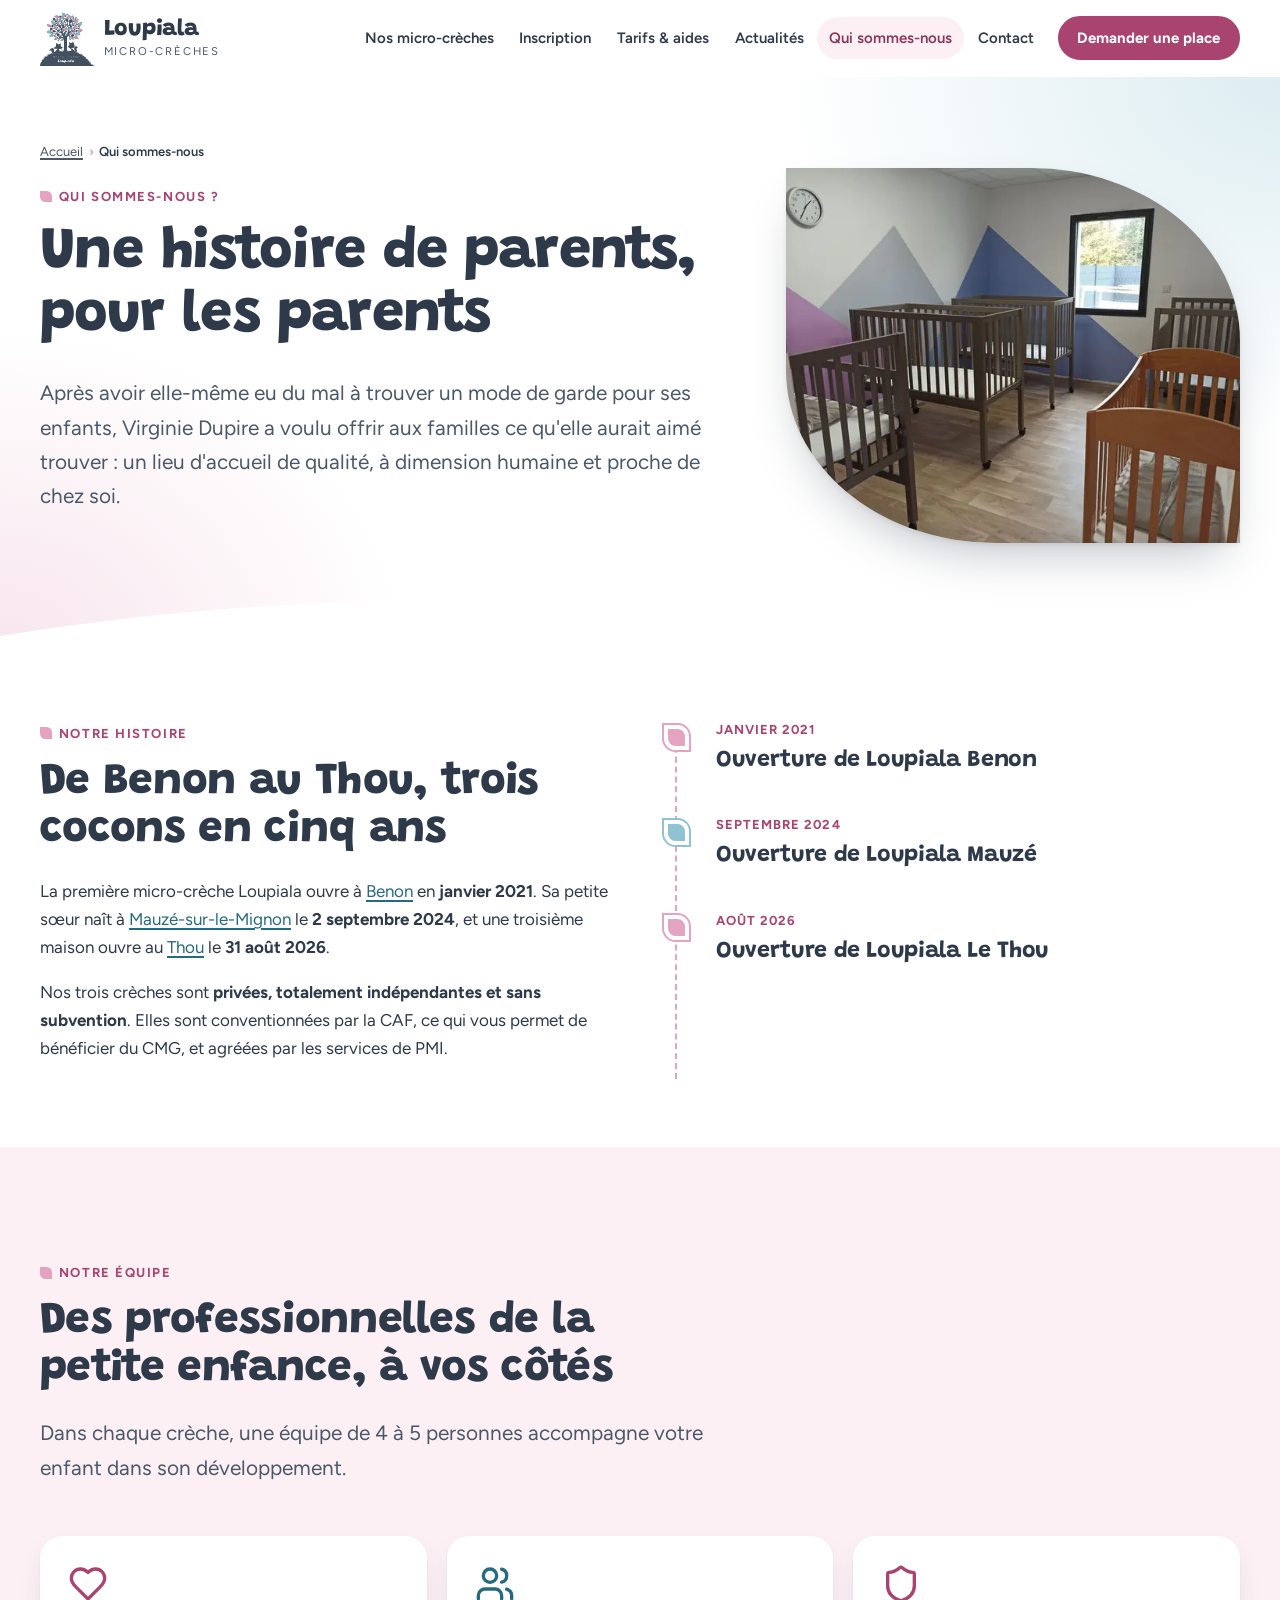
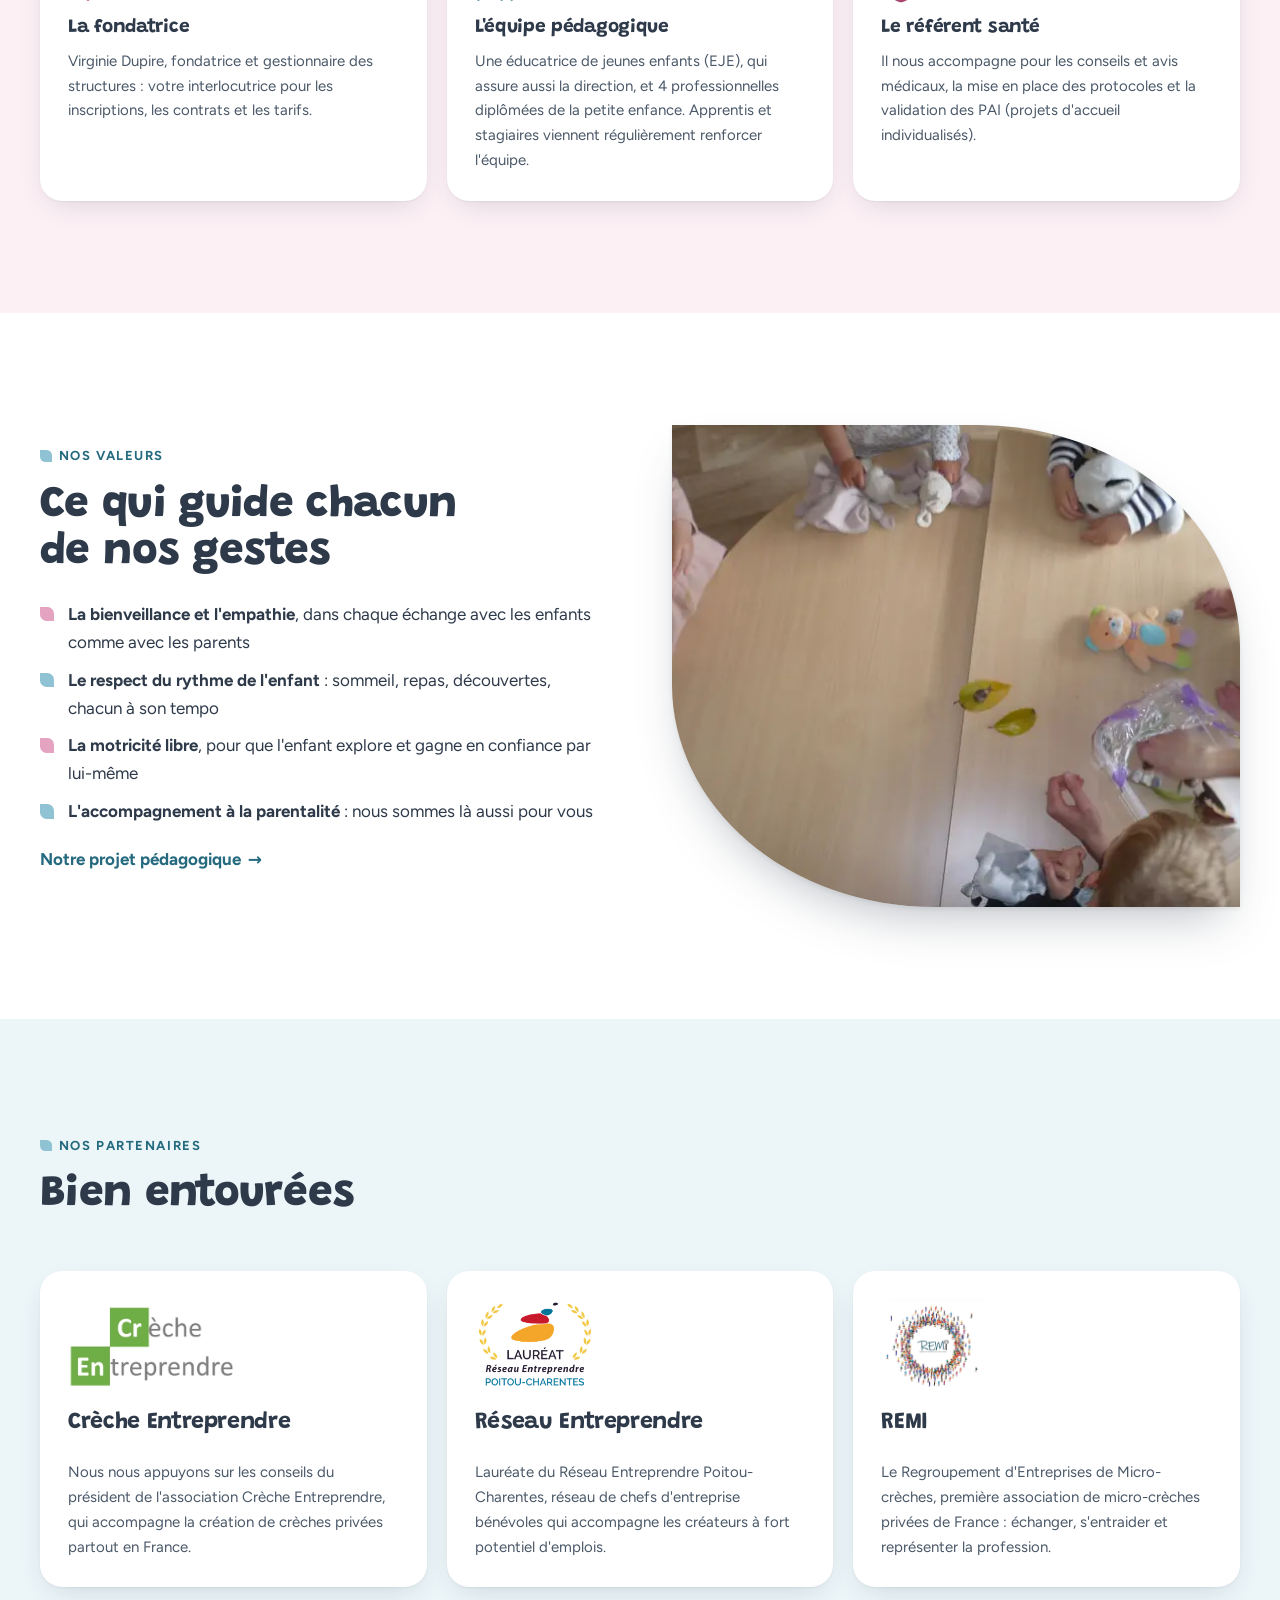
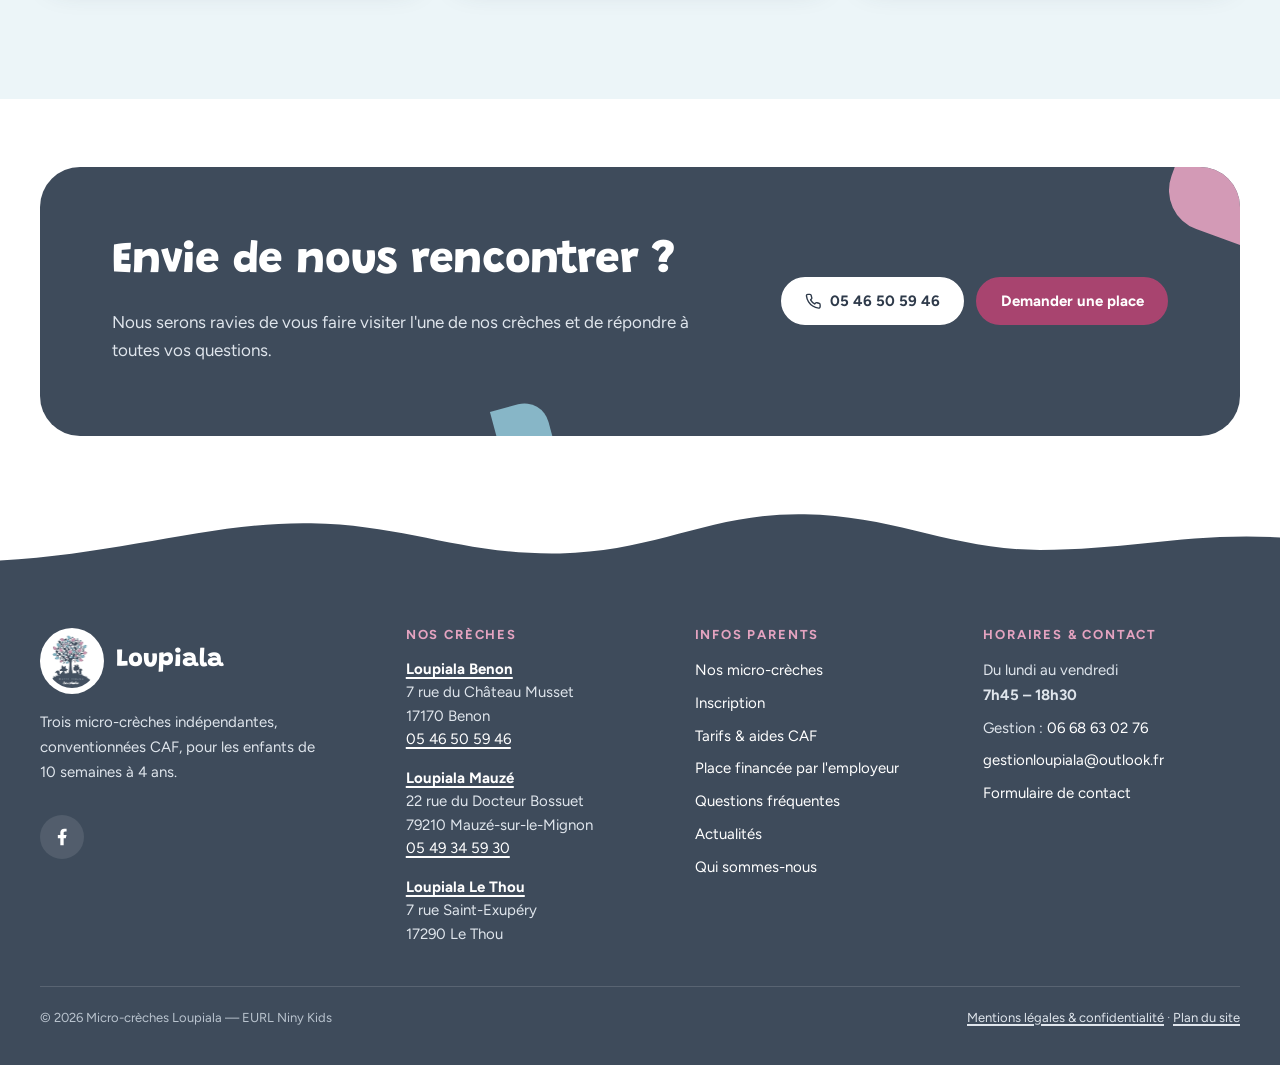
<file: qui-sommes-nous.html>
<!DOCTYPE html>
<html lang="fr">
<head>
  <meta charset="utf-8">
  <meta name="viewport" content="width=device-width, initial-scale=1">
  <title>Qui sommes-nous ? L'équipe des micro-crèches Loupiala</title>
  <meta name="description" content="Née de l'expérience d'une maman, Loupiala réunit trois micro-crèches indépendantes en Aunis et Deux-Sèvres. Découvrez notre histoire, notre équipe et nos partenaires.">
  <link rel="canonical" href="https://www.loupiala.fr/qui-sommes-nous.html">
  <meta name="theme-color" content="#3e4b5b">

  <!-- Open Graph / Twitter -->
  <meta property="og:type" content="website">
  <meta property="og:locale" content="fr_FR">
  <meta property="og:site_name" content="Micro-crèches Loupiala">
  <meta property="og:title" content="Qui sommes-nous ? L'équipe des micro-crèches Loupiala">
  <meta property="og:description" content="Née de l'expérience d'une maman, Loupiala réunit trois micro-crèches indépendantes en Aunis et Deux-Sèvres. Découvrez notre histoire, notre équipe et nos partenaires.">
  <meta property="og:url" content="https://www.loupiala.fr/qui-sommes-nous.html">
  <meta property="og:image" content="https://www.loupiala.fr/assets/img/og-loupiala.jpg">
  <meta property="og:image:width" content="1200">
  <meta property="og:image:height" content="630">
  <meta name="twitter:card" content="summary_large_image">
  <meta name="twitter:title" content="Qui sommes-nous ? L'équipe des micro-crèches Loupiala">
  <meta name="twitter:description" content="Née de l'expérience d'une maman, Loupiala réunit trois micro-crèches indépendantes en Aunis et Deux-Sèvres. Découvrez notre histoire, notre équipe et nos partenaires.">
  <meta name="twitter:image" content="https://www.loupiala.fr/assets/img/og-loupiala.jpg">

  <!-- Icônes -->
  <link rel="icon" type="image/png" sizes="48x48" href="assets/img/favicon-48.png">
  <link rel="apple-touch-icon" href="assets/img/apple-touch-icon.png">

  <!-- Polices auto-hébergées + styles -->
  <link rel="preload" href="assets/fonts/grandstander-latin.woff2" as="font" type="font/woff2" crossorigin>
  <link rel="preload" href="assets/fonts/figtree-latin.woff2" as="font" type="font/woff2" crossorigin>
  <link rel="preload" as="image" href="assets/img/benon-lits.webp" imagesrcset="assets/img/benon-lits-640.webp 640w, assets/img/benon-lits.webp 1200w" imagesizes="(max-width: 900px) 90vw, 45vw" fetchpriority="high">
  <link rel="stylesheet" href="assets/css/style.css">
  <script>document.documentElement.classList.add('js')</script>
  <script src="assets/js/main.js" defer></script>
  <script type="application/ld+json">{"@context":"https://schema.org","@graph":[{"@type":"BreadcrumbList","itemListElement":[{"@type":"ListItem","position":1,"name":"Accueil","item":"https://www.loupiala.fr/"},{"@type":"ListItem","position":2,"name":"Qui sommes-nous","item":"https://www.loupiala.fr/qui-sommes-nous.html"}]},{"@type":"AboutPage","url":"https://www.loupiala.fr/qui-sommes-nous.html","about":{"@id":"https://www.loupiala.fr/#organisation"}},{"@type":"Organization","@id":"https://www.loupiala.fr/#organisation","name":"Micro-crèches Loupiala","legalName":"EURL Niny Kids","url":"https://www.loupiala.fr/","logo":"https://www.loupiala.fr/assets/img/logo-loupiala.png","email":"gestionloupiala@outlook.fr","telephone":"+33668630276","founder":{"@type":"Person","name":"Virginie Dupire"},"sameAs":["https://www.facebook.com/p/Micro-cr%C3%A8che-Loupiala-Le-Thou-Benon-Mauz%C3%A9-sur-le-Mignon-100063482651501/"],"address":{"@type":"PostalAddress","streetAddress":"4 rue des Marchands","postalCode":"17540","addressLocality":"Vérines","addressCountry":"FR"}}]}</script>
</head>
<body>
  <a class="skip-link" href="#contenu">Aller au contenu</a>
  <header class="site-header">
    <div class="wrap site-header__inner">
      <a class="marque" href="index.html" aria-label="Micro-crèches Loupiala — accueil">
        <img src="assets/img/logo-loupiala.webp" width="210" height="215" alt="" decoding="async">
        <span class="marque__texte"><span class="marque__nom">Loupiala</span><span class="marque__sous">Micro-crèches</span></span>
      </a>
      <button class="burger" type="button" aria-expanded="false" aria-controls="nav-principale">
        <span class="visually-hidden">Menu</span><svg class="icone-ouvrir" viewBox="0 0 24 24" fill="none" stroke="currentColor" stroke-width="2" stroke-linecap="round" stroke-linejoin="round" aria-hidden="true" focusable="false"><path d="M4 6h16M4 12h16M4 18h16"/></svg><svg class="icone-fermer" viewBox="0 0 24 24" fill="none" stroke="currentColor" stroke-width="2" stroke-linecap="round" stroke-linejoin="round" aria-hidden="true" focusable="false"><path d="M18 6 6 18M6 6l12 12"/></svg>
      </button>
      <nav class="nav" id="nav-principale" aria-label="Navigation principale">
        <ul class="nav__liste">
          <li class="nav__item--deroulant"><a class="nav__lien" href="micro-creches.html">Nos micro-crèches</a>
            <ul class="nav__sous"><li><a href="micro-creche-benon.html">Benon</a></li><li><a href="micro-creche-mauze-sur-le-mignon.html">Mauzé-sur-le-Mignon</a></li><li><a href="micro-creche-le-thou.html">Le Thou</a></li></ul></li>
          <li><a class="nav__lien" href="inscription.html">Inscription</a></li>
          <li><a class="nav__lien" href="tarifs-aides-caf.html">Tarifs &amp; aides</a></li>
          <li><a class="nav__lien" href="actualites.html">Actualités</a></li>
          <li><a class="nav__lien" href="qui-sommes-nous.html" aria-current="page">Qui sommes-nous</a></li>
          <li><a class="nav__lien" href="contact.html">Contact</a></li>
        </ul>
        <a class="btn nav__cta" href="inscription.html">Demander une place</a>
      </nav>
    </div>
  </header>

  <main id="contenu">

    <section class="page-hero" aria-labelledby="titre-page">
      <div class="wrap page-hero__grille">
        <div>
          <nav class="ariane" aria-label="Fil d'Ariane"><ol><li><a href="index.html">Accueil</a></li><li><span aria-current="page">Qui sommes-nous</span></li></ol></nav>
          <p class="surtitre">Qui sommes-nous ?</p>
          <h1 id="titre-page">Une histoire de parents, pour les parents</h1>
          <p class="chapo">Après avoir elle-même eu du mal à trouver un mode de garde pour ses enfants, Virginie Dupire a voulu offrir aux familles ce qu'elle aurait aimé trouver : un lieu d'accueil de qualité, à dimension humaine et proche de chez soi.</p>
        </div>
        <div class="page-hero__photo"><img src="assets/img/benon-lits.webp" srcset="assets/img/benon-lits-640.webp 640w, assets/img/benon-lits.webp 1200w" sizes="(max-width: 860px) 90vw, 40vw" width="1200" height="901" alt="Dortoir des bébés de la crèche de Benon avec lits en bois et fresque pastel" fetchpriority="high" decoding="async"></div>
      </div>
      <svg class="page-hero__sol page-hero__sol--blanc" viewBox="0 0 1440 70" preserveAspectRatio="none" aria-hidden="true" focusable="false"><path d="M0,52 C240,12 520,0 760,26 C1000,52 1220,62 1440,18 L1440,70 L0,70 Z" fill="currentColor"/></svg>
    </section>

    <section class="section section--serree" aria-labelledby="titre-histoire">
      <div class="wrap grille-2">
        <div class="reveal">
          <p class="surtitre">Notre histoire</p>
          <h2 id="titre-histoire">De Benon au Thou, trois cocons en cinq ans</h2>
          <p>La première micro-crèche Loupiala ouvre à <a href="micro-creche-benon.html">Benon</a> en <strong>janvier 2021</strong>. Sa petite sœur naît à <a href="micro-creche-mauze-sur-le-mignon.html">Mauzé-sur-le-Mignon</a> le <strong>2 septembre 2024</strong>, et une troisième maison ouvre au <a href="micro-creche-le-thou.html">Thou</a> le <strong>31 août 2026</strong>.</p>
          <p>Nos trois crèches sont <strong>privées, totalement indépendantes et sans subvention</strong>. Elles sont conventionnées par la CAF, ce qui vous permet de bénéficier du CMG, et agréées par les services de PMI.</p>
        </div>
        <ol class="journal reveal" aria-label="Les grandes dates">
          <li class="billet" style="padding-bottom:1.75rem"><time datetime="2021-01-18">Janvier 2021</time><h3>Ouverture de Loupiala Benon</h3></li>
          <li class="billet" style="padding-bottom:1.75rem"><time datetime="2024-09-02">Septembre 2024</time><h3>Ouverture de Loupiala Mauzé</h3></li>
          <li class="billet" style="padding-bottom:0"><time datetime="2026-08-31">Août 2026</time><h3>Ouverture de Loupiala Le Thou</h3></li>
        </ol>
      </div>
    </section>

    <section class="section section--rose" aria-labelledby="titre-equipe">
      <div class="wrap">
        <div class="entete-section">
          <p class="surtitre">Notre équipe</p>
          <h2 id="titre-equipe">Des professionnelles de la petite enfance, à vos côtés</h2>
          <p class="chapo">Dans chaque crèche, une équipe de 4 à 5 personnes accompagne votre enfant dans son développement.</p>
        </div>
        <div class="grille-3">
          <div class="carte reveal"><p class="carte__chiffre"><svg width="40" height="40" viewBox="0 0 24 24" fill="none" stroke="currentColor" stroke-width="2" stroke-linecap="round" stroke-linejoin="round" aria-hidden="true" focusable="false"><path d="M19 14c1.49-1.46 3-3.21 3-5.5A5.5 5.5 0 0 0 16.5 3c-1.76 0-3 .5-4.5 2-1.5-1.5-2.74-2-4.5-2A5.5 5.5 0 0 0 2 8.5c0 2.3 1.5 4.05 3 5.5l7 7Z"/></svg></p><h3>La fondatrice</h3><p>Virginie Dupire, fondatrice et gestionnaire des structures : votre interlocutrice pour les inscriptions, les contrats et les tarifs.</p></div>
          <div class="carte reveal"><p class="carte__chiffre"><svg width="40" height="40" viewBox="0 0 24 24" fill="none" stroke="currentColor" stroke-width="2" stroke-linecap="round" stroke-linejoin="round" aria-hidden="true" focusable="false"><path d="M16 21v-2a4 4 0 0 0-4-4H6a4 4 0 0 0-4 4v2"/><circle cx="9" cy="7" r="4"/><path d="M22 21v-2a4 4 0 0 0-3-3.87M16 3.13a4 4 0 0 1 0 7.75"/></svg></p><h3>L'équipe pédagogique</h3><p>Une éducatrice de jeunes enfants (EJE), qui assure aussi la direction, et 4 professionnelles diplômées de la petite enfance. Apprentis et stagiaires viennent régulièrement renforcer l'équipe.</p></div>
          <div class="carte reveal"><p class="carte__chiffre"><svg width="40" height="40" viewBox="0 0 24 24" fill="none" stroke="currentColor" stroke-width="2" stroke-linecap="round" stroke-linejoin="round" aria-hidden="true" focusable="false"><path d="M20 13c0 5-3.5 7.5-7.66 8.95a1 1 0 0 1-.67-.01C7.5 20.5 4 18 4 13V6a1 1 0 0 1 1-1c2 0 4.5-1.2 6.24-2.72a1.17 1.17 0 0 1 1.52 0C14.51 3.81 17 5 19 5a1 1 0 0 1 1 1z"/></svg></p><h3>Le référent santé</h3><p>Il nous accompagne pour les conseils et avis médicaux, la mise en place des protocoles et la validation des PAI (projets d'accueil individualisés).</p></div>
        </div>
      </div>
    </section>

    <section class="section" aria-labelledby="titre-valeurs">
      <div class="wrap duo duo--inverse">
        <div class="duo__photo reveal"><img src="assets/img/atelier-dinette.webp" srcset="assets/img/atelier-dinette-640.webp 640w, assets/img/atelier-dinette.webp 1200w" sizes="(max-width: 860px) 100vw, 50vw" width="1200" height="900" alt="Des enfants jouent à la dînette autour d'une table ronde" loading="lazy" decoding="async"></div>
        <div class="reveal">
          <p class="surtitre surtitre--lagon">Nos valeurs</p>
          <h2 id="titre-valeurs">Ce qui guide chacun de nos gestes</h2>
          <ul class="liste-feuilles">
            <li><strong>La bienveillance et l'empathie</strong>, dans chaque échange avec les enfants comme avec les parents</li>
            <li><strong>Le respect du rythme de l'enfant</strong> : sommeil, repas, découvertes, chacun à son tempo</li>
            <li><strong>La motricité libre</strong>, pour que l'enfant explore et gagne en confiance par lui-même</li>
            <li><strong>L'accompagnement à la parentalité</strong> : nous sommes là aussi pour vous</li>
          </ul>
          <p><a class="lien-fleche" href="micro-creches.html#projet">Notre projet pédagogique</a></p>
        </div>
      </div>
    </section>

    <section class="section section--lagon" aria-labelledby="titre-partenaires">
      <div class="wrap">
        <div class="entete-section">
          <p class="surtitre surtitre--lagon">Nos partenaires</p>
          <h2 id="titre-partenaires">Bien entourées</h2>
        </div>
        <div class="partenaires">
          <article class="partenaire reveal"><img src="assets/img/partenaire-creche-entreprendre.webp" width="420" height="215" alt="Logo Crèche Entreprendre" loading="lazy" decoding="async"><h3>Crèche Entreprendre</h3><p>Nous nous appuyons sur les conseils du président de l'association Crèche Entreprendre, qui accompagne la création de crèches privées partout en France.</p></article>
          <article class="partenaire reveal"><img src="assets/img/partenaire-reseau-entreprendre.webp" width="420" height="315" alt="Logo Lauréat Réseau Entreprendre Poitou-Charentes" loading="lazy" decoding="async"><h3>Réseau Entreprendre</h3><p>Lauréate du Réseau Entreprendre Poitou-Charentes, réseau de chefs d'entreprise bénévoles qui accompagne les créateurs à fort potentiel d'emplois.</p></article>
          <article class="partenaire reveal"><img src="assets/img/partenaire-remi.webp" width="420" height="369" alt="Logo REMI, Regroupement d'Entreprises de Micro-crèches Indépendantes" loading="lazy" decoding="async"><h3>REMI</h3><p>Le Regroupement d'Entreprises de Micro-crèches, première association de micro-crèches privées de France : échanger, s'entraider et représenter la profession.</p></article>
        </div>
      </div>
    </section>

    <section class="section section--serree" aria-labelledby="appel-titre">
      <div class="wrap">
        <div class="appel reveal">
          <div>
            <h2 id="appel-titre">Envie de nous rencontrer ?</h2>
            <p>Nous serons ravies de vous faire visiter l'une de nos crèches et de répondre à toutes vos questions.</p>
          </div>
          <div class="btn-groupe">
            <a class="btn btn--clair" href="tel:+33546505946"><svg viewBox="0 0 24 24" fill="none" stroke="currentColor" stroke-width="2" stroke-linecap="round" stroke-linejoin="round" aria-hidden="true" focusable="false"><path d="M22 16.92v3a2 2 0 0 1-2.18 2 19.79 19.79 0 0 1-8.63-3.07 19.5 19.5 0 0 1-6-6 19.79 19.79 0 0 1-3.07-8.67A2 2 0 0 1 4.11 2h3a2 2 0 0 1 2 1.72c.13.96.36 1.9.7 2.81a2 2 0 0 1-.45 2.11L8.09 9.91a16 16 0 0 0 6 6l1.27-1.27a2 2 0 0 1 2.11-.45c.91.34 1.85.57 2.81.7A2 2 0 0 1 22 16.92z"/></svg> 05 46 50 59 46</a>
            <a class="btn" href="inscription.html">Demander une place</a>
          </div>
        </div>
      </div>
    </section>
  </main>

  <footer class="site-footer">
    <svg class="site-footer__colline" viewBox="0 0 1440 80" preserveAspectRatio="none" aria-hidden="true" focusable="false"><path d="M0,80 L0,58 C140,50 240,14 350,16 C460,18 520,52 630,50 C740,48 800,4 905,6 C1010,8 1070,46 1170,46 C1270,46 1340,26 1440,32 L1440,81 L0,81 Z" fill="currentColor"/></svg>
    <div class="wrap site-footer__grille">
      <div class="pied-marque">
        <a class="pied-marque__logo" href="index.html"><img src="assets/img/logo-loupiala.webp" width="210" height="215" alt="" loading="lazy" decoding="async"><span>Loupiala</span></a>
        <p>Trois micro-crèches indépendantes, conventionnées CAF, pour les enfants de 10&nbsp;semaines à 4&nbsp;ans.</p>
        <div class="reseaux"><a href="https://www.facebook.com/p/Micro-cr%C3%A8che-Loupiala-Le-Thou-Benon-Mauz%C3%A9-sur-le-Mignon-100063482651501/" rel="noopener" target="_blank" aria-label="Loupiala sur Facebook (nouvel onglet)"><svg viewBox="0 0 24 24" fill="currentColor" aria-hidden="true" focusable="false"><path d="M14 13.5h2.5l1-4H14v-2c0-1.03 0-2 2-2h1.5V2.14c-.326-.043-1.557-.14-2.857-.14C11.928 2 10 3.657 10 6.7v2.8H7v4h3V22h4z"/></svg></a></div>
      </div>
      <div>
        <h2>Nos crèches</h2>
          <address><strong><a href="micro-creche-benon.html">Loupiala Benon</a></strong><br>7 rue du Château Musset<br>17170 Benon<br><a href="tel:+33546505946">05 46 50 59 46</a></address>
          <address><strong><a href="micro-creche-mauze-sur-le-mignon.html">Loupiala Mauzé</a></strong><br>22 rue du Docteur Bossuet<br>79210 Mauzé-sur-le-Mignon<br><a href="tel:+33549345930">05 49 34 59 30</a></address>
          <address><strong><a href="micro-creche-le-thou.html">Loupiala Le Thou</a></strong><br>7 rue Saint-Exupéry<br>17290 Le Thou</address>
      </div>
      <div>
        <h2>Infos parents</h2>
        <ul>
          <li><a href="micro-creches.html">Nos micro-crèches</a></li>
          <li><a href="inscription.html">Inscription</a></li>
          <li><a href="tarifs-aides-caf.html">Tarifs &amp; aides CAF</a></li>
          <li><a href="tarifs-aides-caf.html#employeur">Place financée par l'employeur</a></li>
          <li><a href="faq.html">Questions fréquentes</a></li>
          <li><a href="actualites.html">Actualités</a></li>
          <li><a href="qui-sommes-nous.html">Qui sommes-nous</a></li>
        </ul>
      </div>
      <div>
        <h2>Horaires &amp; contact</h2>
        <ul>
          <li>Du lundi au vendredi<br><strong>7h45 – 18h30</strong></li>
          <li>Gestion : <a href="tel:+33668630276">06 68 63 02 76</a></li>
          <li><a href="mailto:gestionloupiala@outlook.fr">gestionloupiala@outlook.fr</a></li>
          <li><a href="contact.html">Formulaire de contact</a></li>
        </ul>
      </div>
    </div>
    <div class="wrap site-footer__bas">
      <p>© <span id="annee">2026</span> Micro-crèches Loupiala — EURL Niny Kids</p>
      <p><a href="mentions-legales.html">Mentions légales &amp; confidentialité</a> · <a href="sitemap.xml">Plan du site</a></p>
    </div>
  </footer>
</body>
</html>
</file>
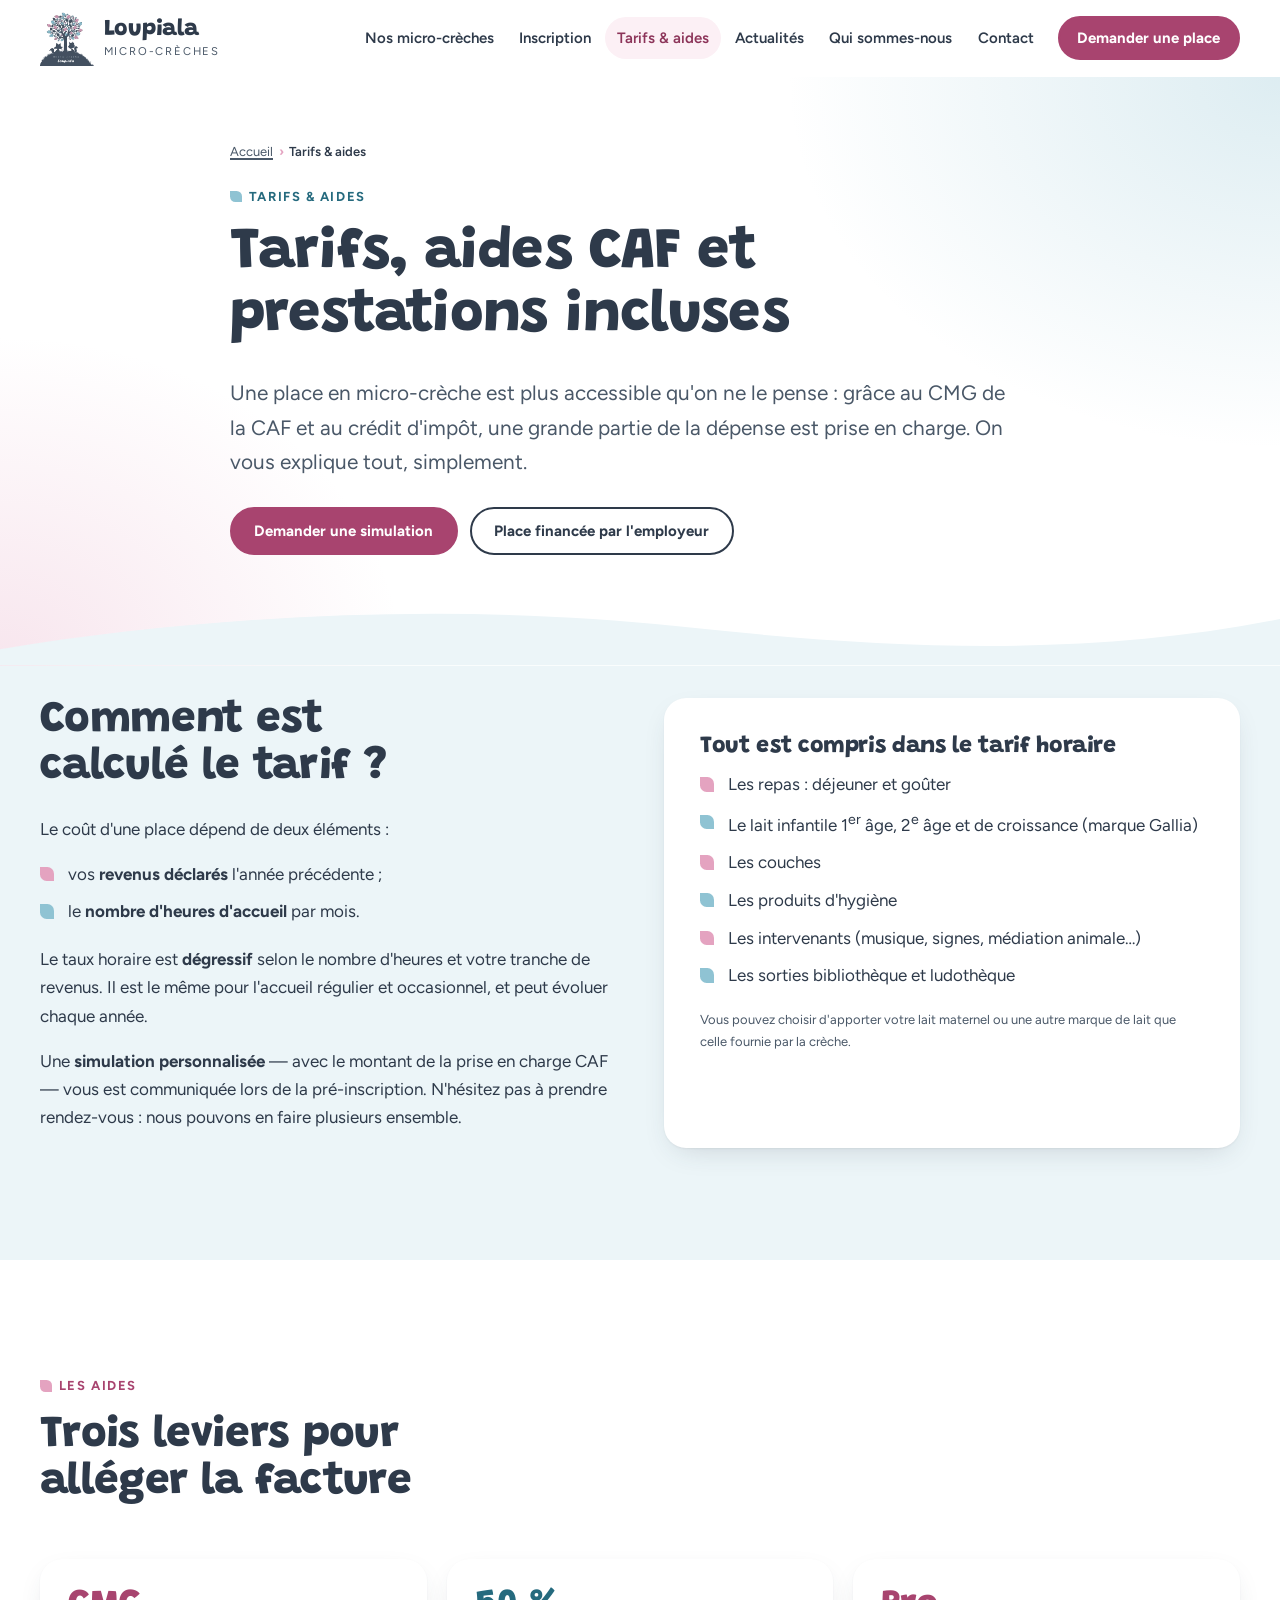
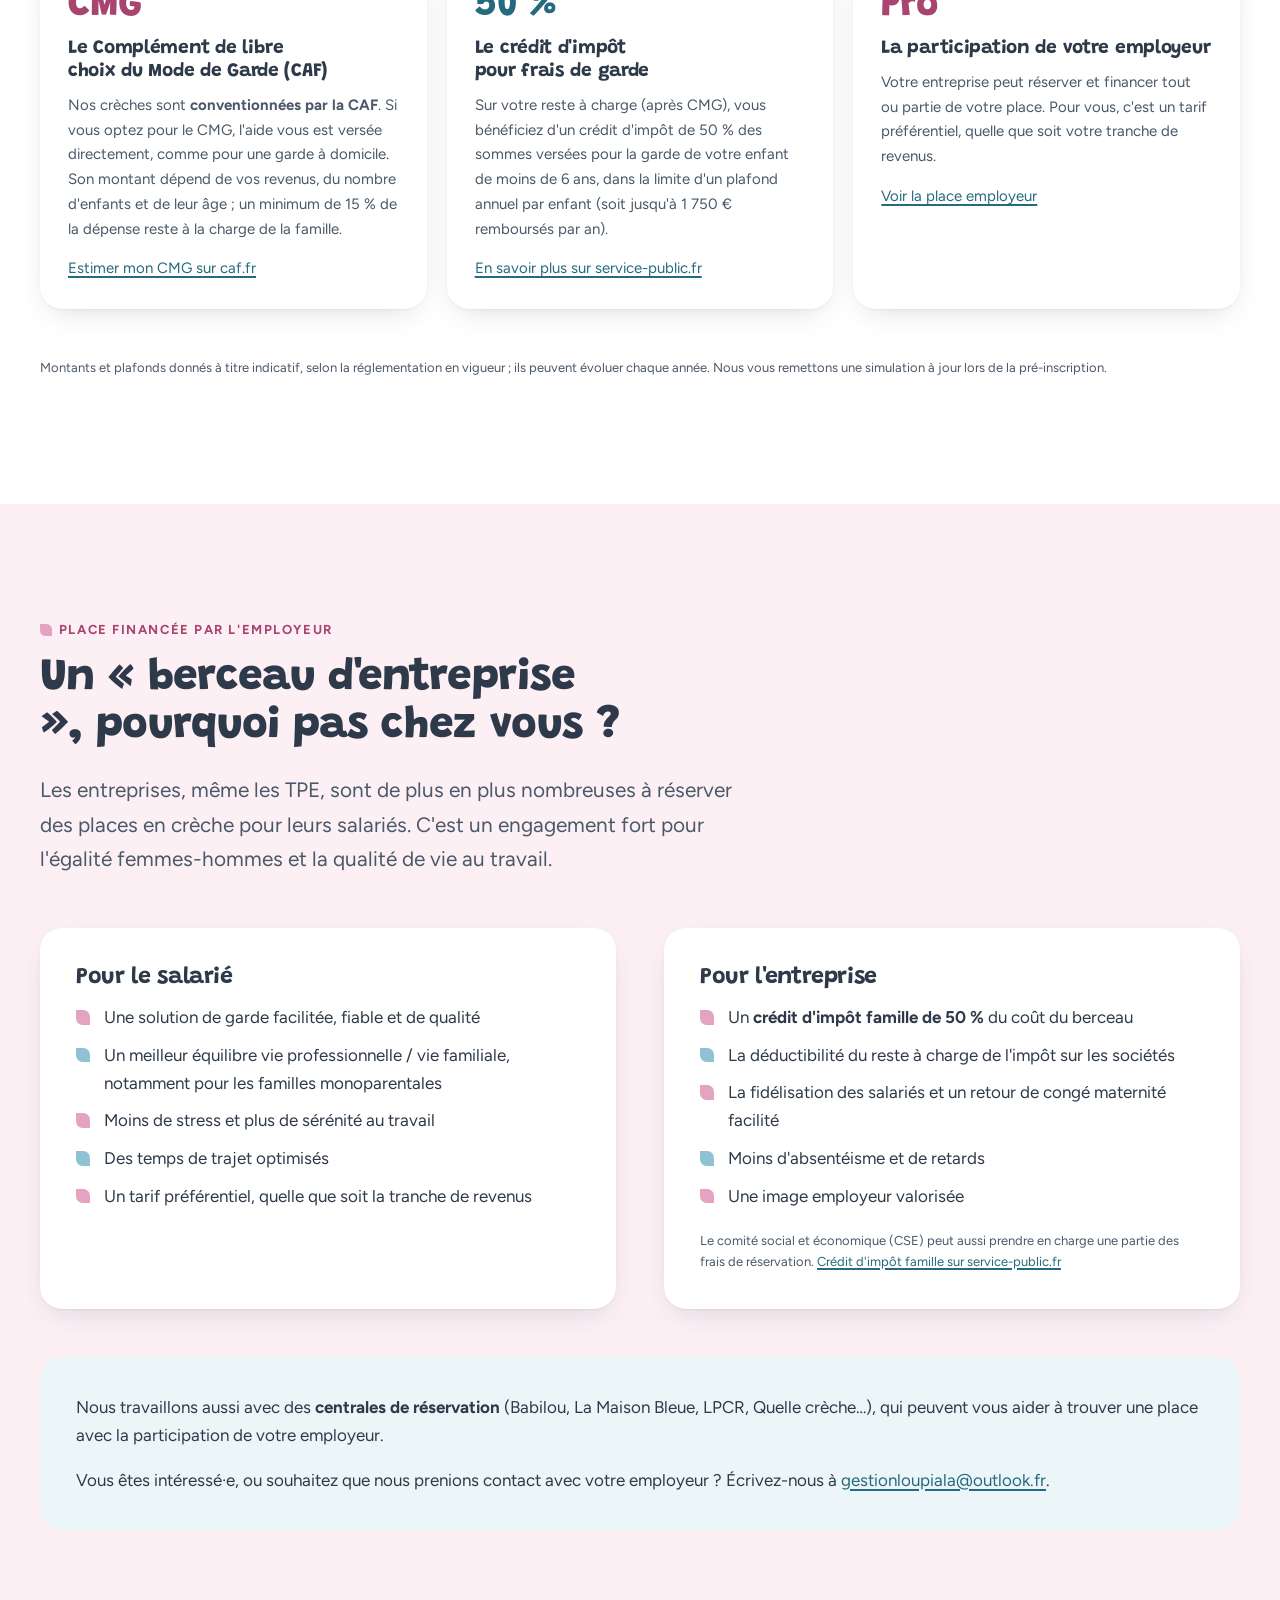
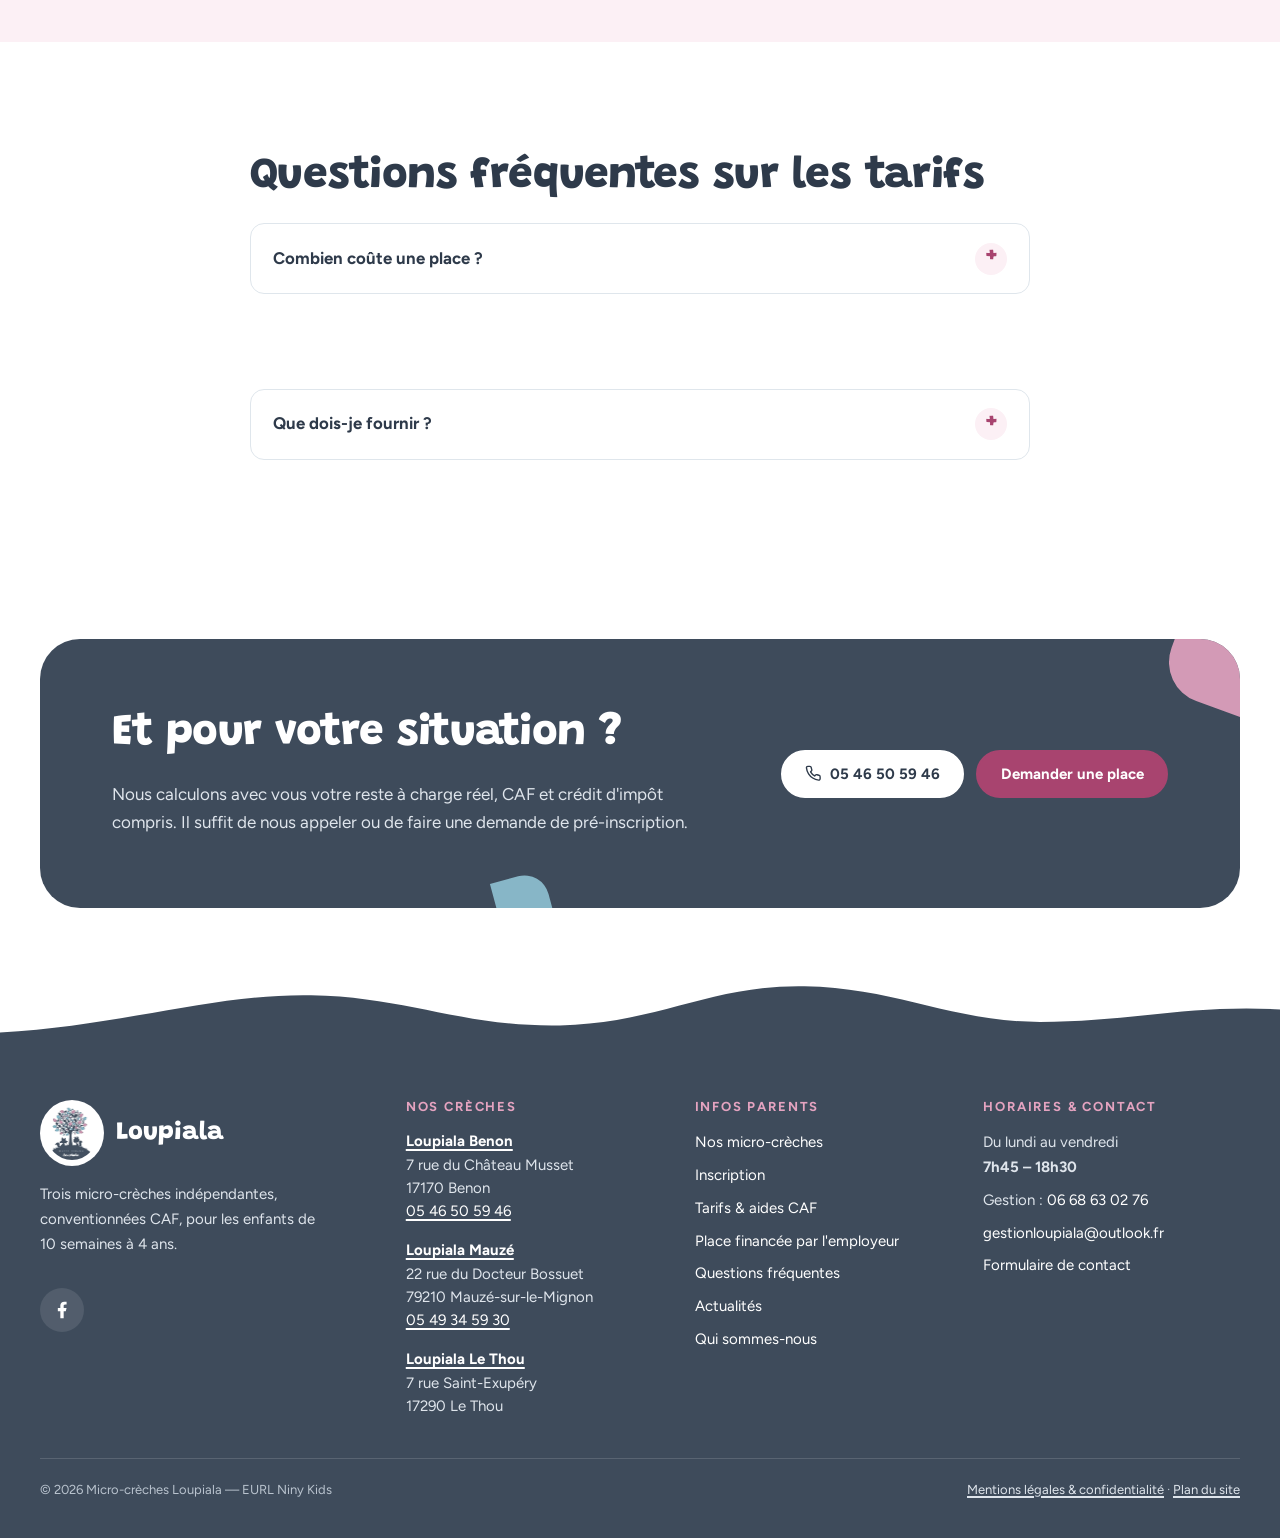
<file: tarifs-aides-caf.html>
<!DOCTYPE html>
<html lang="fr">
<head>
  <meta charset="utf-8">
  <meta name="viewport" content="width=device-width, initial-scale=1">
  <title>Tarif micro-crèche, aides CAF (CMG) et crédit d'impôt | Loupiala</title>
  <meta name="description" content="Comment est calculé le tarif d'une place chez Loupiala, quelles aides (CMG de la CAF, crédit d'impôt 50 %, employeur) et tout ce qui est inclus dans le tarif horaire.">
  <link rel="canonical" href="https://www.loupiala.fr/tarifs-aides-caf.html">
  <meta name="theme-color" content="#3e4b5b">

  <!-- Open Graph / Twitter -->
  <meta property="og:type" content="website">
  <meta property="og:locale" content="fr_FR">
  <meta property="og:site_name" content="Micro-crèches Loupiala">
  <meta property="og:title" content="Tarif micro-crèche, aides CAF (CMG) et crédit d'impôt | Loupiala">
  <meta property="og:description" content="Comment est calculé le tarif d'une place chez Loupiala, quelles aides (CMG de la CAF, crédit d'impôt 50 %, employeur) et tout ce qui est inclus dans le tarif horaire.">
  <meta property="og:url" content="https://www.loupiala.fr/tarifs-aides-caf.html">
  <meta property="og:image" content="https://www.loupiala.fr/assets/img/og-loupiala.jpg">
  <meta property="og:image:width" content="1200">
  <meta property="og:image:height" content="630">
  <meta name="twitter:card" content="summary_large_image">
  <meta name="twitter:title" content="Tarif micro-crèche, aides CAF (CMG) et crédit d'impôt | Loupiala">
  <meta name="twitter:description" content="Comment est calculé le tarif d'une place chez Loupiala, quelles aides (CMG de la CAF, crédit d'impôt 50 %, employeur) et tout ce qui est inclus dans le tarif horaire.">
  <meta name="twitter:image" content="https://www.loupiala.fr/assets/img/og-loupiala.jpg">

  <!-- Icônes -->
  <link rel="icon" type="image/png" sizes="48x48" href="assets/img/favicon-48.png">
  <link rel="apple-touch-icon" href="assets/img/apple-touch-icon.png">

  <!-- Polices auto-hébergées + styles -->
  <link rel="preload" href="assets/fonts/grandstander-latin.woff2" as="font" type="font/woff2" crossorigin>
  <link rel="preload" href="assets/fonts/figtree-latin.woff2" as="font" type="font/woff2" crossorigin>
  <link rel="stylesheet" href="assets/css/style.css">
  <script>document.documentElement.classList.add('js')</script>
  <script src="assets/js/main.js" defer></script>
  <script type="application/ld+json">{"@context":"https://schema.org","@graph":[{"@type":"BreadcrumbList","itemListElement":[{"@type":"ListItem","position":1,"name":"Accueil","item":"https://www.loupiala.fr/"},{"@type":"ListItem","position":2,"name":"Tarifs & aides","item":"https://www.loupiala.fr/tarifs-aides-caf.html"}]},{"@type":"FAQPage","mainEntity":[{"@type":"Question","name":"Combien coûte une place ?","acceptedAnswer":{"@type":"Answer","text":"Le tarif horaire dépend de vos revenus de l'année précédente et du nombre d'heures d'accueil par mois ; il est dégressif. Nos crèches étant conventionnées par la CAF, vous percevez le Complément de libre choix du Mode de Garde (CMG), puis un crédit d'impôt de 50 % sur le reste à charge. Une simulation personnalisée vous est remise lors de la pré-inscription."}},{"@type":"Question","name":"Mon employeur peut-il financer ma place ?","acceptedAnswer":{"@type":"Answer","text":"Oui, quelle que soit la taille de l'entreprise. Votre employeur peut réserver un « berceau » et bénéficier d'un crédit d'impôt famille de 50 %. Nous sommes aussi référencés auprès de centrales de réservation (Babilou, La Maison Bleue, LPCR, Quelle crèche…)."}},{"@type":"Question","name":"Que dois-je fournir ?","acceptedAnswer":{"@type":"Answer","text":"Presque rien : les repas (déjeuner et goûter), le lait infantile, les couches et les produits d'hygiène sont fournis par la crèche et compris dans le tarif horaire. Vous pouvez apporter votre lait maternel ou une autre marque de lait que celle proposée."}}]},{"@type":"Organization","@id":"https://www.loupiala.fr/#organisation","name":"Micro-crèches Loupiala","legalName":"EURL Niny Kids","url":"https://www.loupiala.fr/","logo":"https://www.loupiala.fr/assets/img/logo-loupiala.png","email":"gestionloupiala@outlook.fr","telephone":"+33668630276","founder":{"@type":"Person","name":"Virginie Dupire"},"sameAs":["https://www.facebook.com/p/Micro-cr%C3%A8che-Loupiala-Le-Thou-Benon-Mauz%C3%A9-sur-le-Mignon-100063482651501/"],"address":{"@type":"PostalAddress","streetAddress":"4 rue des Marchands","postalCode":"17540","addressLocality":"Vérines","addressCountry":"FR"}}]}</script>
</head>
<body>
  <a class="skip-link" href="#contenu">Aller au contenu</a>
  <header class="site-header">
    <div class="wrap site-header__inner">
      <a class="marque" href="index.html" aria-label="Micro-crèches Loupiala — accueil">
        <img src="assets/img/logo-loupiala.webp" width="210" height="215" alt="" decoding="async">
        <span class="marque__texte"><span class="marque__nom">Loupiala</span><span class="marque__sous">Micro-crèches</span></span>
      </a>
      <button class="burger" type="button" aria-expanded="false" aria-controls="nav-principale">
        <span class="visually-hidden">Menu</span><svg class="icone-ouvrir" viewBox="0 0 24 24" fill="none" stroke="currentColor" stroke-width="2" stroke-linecap="round" stroke-linejoin="round" aria-hidden="true" focusable="false"><path d="M4 6h16M4 12h16M4 18h16"/></svg><svg class="icone-fermer" viewBox="0 0 24 24" fill="none" stroke="currentColor" stroke-width="2" stroke-linecap="round" stroke-linejoin="round" aria-hidden="true" focusable="false"><path d="M18 6 6 18M6 6l12 12"/></svg>
      </button>
      <nav class="nav" id="nav-principale" aria-label="Navigation principale">
        <ul class="nav__liste">
          <li class="nav__item--deroulant"><a class="nav__lien" href="micro-creches.html">Nos micro-crèches</a>
            <ul class="nav__sous"><li><a href="micro-creche-benon.html">Benon</a></li><li><a href="micro-creche-mauze-sur-le-mignon.html">Mauzé-sur-le-Mignon</a></li><li><a href="micro-creche-le-thou.html">Le Thou</a></li></ul></li>
          <li><a class="nav__lien" href="inscription.html">Inscription</a></li>
          <li><a class="nav__lien" href="tarifs-aides-caf.html" aria-current="page">Tarifs &amp; aides</a></li>
          <li><a class="nav__lien" href="actualites.html">Actualités</a></li>
          <li><a class="nav__lien" href="qui-sommes-nous.html">Qui sommes-nous</a></li>
          <li><a class="nav__lien" href="contact.html">Contact</a></li>
        </ul>
        <a class="btn nav__cta" href="inscription.html">Demander une place</a>
      </nav>
    </div>
  </header>

  <main id="contenu">

    <section class="page-hero" aria-labelledby="titre-page">
      <div class="wrap page-hero__grille page-hero__grille--simple">
        <div>
          <nav class="ariane" aria-label="Fil d'Ariane"><ol><li><a href="index.html">Accueil</a></li><li><span aria-current="page">Tarifs & aides</span></li></ol></nav>
          <p class="surtitre surtitre--lagon">Tarifs &amp; aides</p>
          <h1 id="titre-page">Tarifs, aides CAF et prestations incluses</h1>
          <p class="chapo">Une place en micro-crèche est plus accessible qu'on ne le pense : grâce au CMG de la CAF et au crédit d'impôt, une grande partie de la dépense est prise en charge. On vous explique tout, simplement.</p>
          <div class="btn-groupe"><a class="btn" href="inscription.html">Demander une simulation</a><a class="btn btn--contour" href="#employeur">Place financée par l'employeur</a></div>
        </div>
      </div>
      <svg class="page-hero__sol page-hero__sol--lagon" viewBox="0 0 1440 70" preserveAspectRatio="none" aria-hidden="true" focusable="false"><path d="M0,52 C240,12 520,0 760,26 C1000,52 1220,62 1440,18 L1440,70 L0,70 Z" fill="currentColor"/></svg>
    </section>

    <section class="section section--lagon" aria-labelledby="titre-calcul" style="padding-top:2rem">
      <div class="wrap grille-2">
        <div class="reveal">
          <h2 id="titre-calcul">Comment est calculé le tarif ?</h2>
          <p>Le coût d'une place dépend de deux éléments :</p>
          <ul class="liste-feuilles">
            <li>vos <strong>revenus déclarés</strong> l'année précédente ;</li>
            <li>le <strong>nombre d'heures d'accueil</strong> par mois.</li>
          </ul>
          <p>Le taux horaire est <strong>dégressif</strong> selon le nombre d'heures et votre tranche de revenus. Il est le même pour l'accueil régulier et occasionnel, et peut évoluer chaque année.</p>
          <p>Une <strong>simulation personnalisée</strong> — avec le montant de la prise en charge CAF — vous est communiquée lors de la pré-inscription. N'hésitez pas à prendre rendez-vous : nous pouvons en faire plusieurs ensemble.</p>
        </div>
        <div class="encadre encadre--blanc reveal">
          <h2 style="font-size:var(--fs-h3)">Tout est compris dans le tarif horaire</h2>
          <ul class="liste-feuilles"><li>Les repas : déjeuner et goûter</li><li>Le lait infantile 1<sup>er</sup> âge, 2<sup>e</sup> âge et de croissance (marque Gallia)</li><li>Les couches</li><li>Les produits d'hygiène</li><li>Les intervenants (musique, signes, médiation animale…)</li><li>Les sorties bibliothèque et ludothèque</li></ul>
          <p class="note">Vous pouvez choisir d'apporter votre lait maternel ou une autre marque de lait que celle fournie par la crèche.</p>
        </div>
      </div>
    </section>

    <section class="section" aria-labelledby="titre-aides">
      <div class="wrap">
        <div class="entete-section">
          <p class="surtitre">Les aides</p>
          <h2 id="titre-aides">Trois leviers pour alléger la facture</h2>
        </div>
        <div class="cartes">
          <article class="carte reveal">
            <p class="carte__chiffre">CMG</p>
            <h3>Le Complément de libre choix du Mode de Garde (CAF)</h3>
            <p>Nos crèches sont <strong>conventionnées par la CAF</strong>. Si vous optez pour le CMG, l'aide vous est versée directement, comme pour une garde à domicile. Son montant dépend de vos revenus, du nombre d'enfants et de leur âge ; un minimum de 15&nbsp;% de la dépense reste à la charge de la famille.</p>
            <p><a href="https://www.caf.fr/" target="_blank" rel="noopener">Estimer mon CMG sur caf.fr<span class="visually-hidden"> (nouvel onglet)</span></a></p>
          </article>
          <article class="carte reveal">
            <p class="carte__chiffre">50&nbsp;%</p>
            <h3>Le crédit d'impôt pour frais de garde</h3>
            <p>Sur votre reste à charge (après CMG), vous bénéficiez d'un crédit d'impôt de 50&nbsp;% des sommes versées pour la garde de votre enfant de moins de 6 ans, dans la limite d'un plafond annuel par enfant (soit jusqu'à 1&nbsp;750&nbsp;€ remboursés par an).</p>
            <p><a href="https://www.service-public.fr/particuliers/vosdroits/F8" target="_blank" rel="noopener">En savoir plus sur service-public.fr<span class="visually-hidden"> (nouvel onglet)</span></a></p>
          </article>
          <article class="carte reveal">
            <p class="carte__chiffre">Pro</p>
            <h3>La participation de votre employeur</h3>
            <p>Votre entreprise peut réserver et financer tout ou partie de votre place. Pour vous, c'est un tarif préférentiel, quelle que soit votre tranche de revenus.</p>
            <p><a href="#employeur">Voir la place employeur</a></p>
          </article>
        </div>
        <p class="note mt-l">Montants et plafonds donnés à titre indicatif, selon la réglementation en vigueur ; ils peuvent évoluer chaque année. Nous vous remettons une simulation à jour lors de la pré-inscription.</p>
      </div>
    </section>

    <section class="section section--rose" id="employeur" aria-labelledby="titre-employeur">
      <div class="wrap">
        <div class="entete-section">
          <p class="surtitre">Place financée par l'employeur</p>
          <h2 id="titre-employeur">Un « berceau d'entreprise », pourquoi pas chez vous ?</h2>
          <p class="chapo">Les entreprises, même les TPE, sont de plus en plus nombreuses à réserver des places en crèche pour leurs salariés. C'est un engagement fort pour l'égalité femmes-hommes et la qualité de vie au travail.</p>
        </div>
        <div class="grille-2">
          <div class="encadre encadre--blanc reveal">
            <h3>Pour le salarié</h3>
            <ul class="liste-feuilles">
              <li>Une solution de garde facilitée, fiable et de qualité</li>
              <li>Un meilleur équilibre vie professionnelle / vie familiale, notamment pour les familles monoparentales</li>
              <li>Moins de stress et plus de sérénité au travail</li>
              <li>Des temps de trajet optimisés</li>
              <li>Un tarif préférentiel, quelle que soit la tranche de revenus</li>
            </ul>
          </div>
          <div class="encadre encadre--blanc reveal">
            <h3>Pour l'entreprise</h3>
            <ul class="liste-feuilles">
              <li>Un <strong>crédit d'impôt famille de 50&nbsp;%</strong> du coût du berceau</li>
              <li>La déductibilité du reste à charge de l'impôt sur les sociétés</li>
              <li>La fidélisation des salariés et un retour de congé maternité facilité</li>
              <li>Moins d'absentéisme et de retards</li>
              <li>Une image employeur valorisée</li>
            </ul>
            <p class="note">Le comité social et économique (CSE) peut aussi prendre en charge une partie des frais de réservation. <a href="https://entreprendre.service-public.fr/vosdroits/F31922" target="_blank" rel="noopener">Crédit d'impôt famille sur service-public.fr<span class="visually-hidden"> (nouvel onglet)</span></a></p>
          </div>
        </div>
        <div class="encadre mt-l reveal">
          <p>Nous travaillons aussi avec des <strong>centrales de réservation</strong> (Babilou, La Maison Bleue, LPCR, Quelle crèche…), qui peuvent vous aider à trouver une place avec la participation de votre employeur.</p>
          <p>Vous êtes intéressé·e, ou souhaitez que nous prenions contact avec votre employeur ? Écrivez-nous à <a href="mailto:gestionloupiala@outlook.fr">gestionloupiala@outlook.fr</a>.</p>
        </div>
      </div>
    </section>

    <section class="section" aria-labelledby="titre-faq">
      <div class="wrap--etroit">
        <h2 id="titre-faq">Questions fréquentes sur les tarifs</h2>
        <div class="faq">
          <details class="reveal"><summary>Combien coûte une place ?</summary><div class="faq__reponse"><p>Le tarif horaire dépend de vos revenus de l'année précédente et du nombre d'heures d'accueil par mois ; il est dégressif. Nos crèches étant conventionnées par la CAF, vous percevez le Complément de libre choix du Mode de Garde (CMG), puis un crédit d'impôt de 50 % sur le reste à charge. Une simulation personnalisée vous est remise lors de la pré-inscription.</p></div></details>
          <details class="reveal"><summary>Mon employeur peut-il financer ma place ?</summary><div class="faq__reponse"><p>Oui, quelle que soit la taille de l'entreprise. Votre employeur peut réserver un « berceau » et bénéficier d'un crédit d'impôt famille de 50 %. Nous sommes aussi référencés auprès de centrales de réservation (Babilou, La Maison Bleue, LPCR, Quelle crèche…).</p></div></details>
          <details class="reveal"><summary>Que dois-je fournir ?</summary><div class="faq__reponse"><p>Presque rien : les repas (déjeuner et goûter), le lait infantile, les couches et les produits d'hygiène sont fournis par la crèche et compris dans le tarif horaire. Vous pouvez apporter votre lait maternel ou une autre marque de lait que celle proposée.</p></div></details>
        </div>
      </div>
    </section>

    <section class="section section--serree" aria-labelledby="appel-titre">
      <div class="wrap">
        <div class="appel reveal">
          <div>
            <h2 id="appel-titre">Et pour votre situation ?</h2>
            <p>Nous calculons avec vous votre reste à charge réel, CAF et crédit d'impôt compris. Il suffit de nous appeler ou de faire une demande de pré-inscription.</p>
          </div>
          <div class="btn-groupe">
            <a class="btn btn--clair" href="tel:+33546505946"><svg viewBox="0 0 24 24" fill="none" stroke="currentColor" stroke-width="2" stroke-linecap="round" stroke-linejoin="round" aria-hidden="true" focusable="false"><path d="M22 16.92v3a2 2 0 0 1-2.18 2 19.79 19.79 0 0 1-8.63-3.07 19.5 19.5 0 0 1-6-6 19.79 19.79 0 0 1-3.07-8.67A2 2 0 0 1 4.11 2h3a2 2 0 0 1 2 1.72c.13.96.36 1.9.7 2.81a2 2 0 0 1-.45 2.11L8.09 9.91a16 16 0 0 0 6 6l1.27-1.27a2 2 0 0 1 2.11-.45c.91.34 1.85.57 2.81.7A2 2 0 0 1 22 16.92z"/></svg> 05 46 50 59 46</a>
            <a class="btn" href="inscription.html">Demander une place</a>
          </div>
        </div>
      </div>
    </section>
  </main>

  <footer class="site-footer">
    <svg class="site-footer__colline" viewBox="0 0 1440 80" preserveAspectRatio="none" aria-hidden="true" focusable="false"><path d="M0,80 L0,58 C140,50 240,14 350,16 C460,18 520,52 630,50 C740,48 800,4 905,6 C1010,8 1070,46 1170,46 C1270,46 1340,26 1440,32 L1440,81 L0,81 Z" fill="currentColor"/></svg>
    <div class="wrap site-footer__grille">
      <div class="pied-marque">
        <a class="pied-marque__logo" href="index.html"><img src="assets/img/logo-loupiala.webp" width="210" height="215" alt="" loading="lazy" decoding="async"><span>Loupiala</span></a>
        <p>Trois micro-crèches indépendantes, conventionnées CAF, pour les enfants de 10&nbsp;semaines à 4&nbsp;ans.</p>
        <div class="reseaux"><a href="https://www.facebook.com/p/Micro-cr%C3%A8che-Loupiala-Le-Thou-Benon-Mauz%C3%A9-sur-le-Mignon-100063482651501/" rel="noopener" target="_blank" aria-label="Loupiala sur Facebook (nouvel onglet)"><svg viewBox="0 0 24 24" fill="currentColor" aria-hidden="true" focusable="false"><path d="M14 13.5h2.5l1-4H14v-2c0-1.03 0-2 2-2h1.5V2.14c-.326-.043-1.557-.14-2.857-.14C11.928 2 10 3.657 10 6.7v2.8H7v4h3V22h4z"/></svg></a></div>
      </div>
      <div>
        <h2>Nos crèches</h2>
          <address><strong><a href="micro-creche-benon.html">Loupiala Benon</a></strong><br>7 rue du Château Musset<br>17170 Benon<br><a href="tel:+33546505946">05 46 50 59 46</a></address>
          <address><strong><a href="micro-creche-mauze-sur-le-mignon.html">Loupiala Mauzé</a></strong><br>22 rue du Docteur Bossuet<br>79210 Mauzé-sur-le-Mignon<br><a href="tel:+33549345930">05 49 34 59 30</a></address>
          <address><strong><a href="micro-creche-le-thou.html">Loupiala Le Thou</a></strong><br>7 rue Saint-Exupéry<br>17290 Le Thou</address>
      </div>
      <div>
        <h2>Infos parents</h2>
        <ul>
          <li><a href="micro-creches.html">Nos micro-crèches</a></li>
          <li><a href="inscription.html">Inscription</a></li>
          <li><a href="tarifs-aides-caf.html">Tarifs &amp; aides CAF</a></li>
          <li><a href="tarifs-aides-caf.html#employeur">Place financée par l'employeur</a></li>
          <li><a href="faq.html">Questions fréquentes</a></li>
          <li><a href="actualites.html">Actualités</a></li>
          <li><a href="qui-sommes-nous.html">Qui sommes-nous</a></li>
        </ul>
      </div>
      <div>
        <h2>Horaires &amp; contact</h2>
        <ul>
          <li>Du lundi au vendredi<br><strong>7h45 – 18h30</strong></li>
          <li>Gestion : <a href="tel:+33668630276">06 68 63 02 76</a></li>
          <li><a href="mailto:gestionloupiala@outlook.fr">gestionloupiala@outlook.fr</a></li>
          <li><a href="contact.html">Formulaire de contact</a></li>
        </ul>
      </div>
    </div>
    <div class="wrap site-footer__bas">
      <p>© <span id="annee">2026</span> Micro-crèches Loupiala — EURL Niny Kids</p>
      <p><a href="mentions-legales.html">Mentions légales &amp; confidentialité</a> · <a href="sitemap.xml">Plan du site</a></p>
    </div>
  </footer>
</body>
</html>
</file>
<file: assets/css/style.css>
/* ==========================================================================
   Micro-crèches Loupiala — feuille de styles partagée
   Direction : « La colline aux trois cocons »
   Couleurs issues du logo (arbre ardoise, feuilles rose & bleu lagon).
   ========================================================================== */

/* ---------- 0. Polices auto-hébergées (sous-ensemble latin) ---------- */
@font-face {
  font-family: "Grandstander";
  src: url("../fonts/grandstander-latin.woff2") format("woff2");
  font-weight: 700 800;
  font-style: normal;
  font-display: swap;
}
@font-face {
  font-family: "Figtree";
  src: url("../fonts/figtree-latin.woff2") format("woff2");
  font-weight: 400 700;
  font-style: normal;
  font-display: swap;
}

/* ---------- 1. Tokens ---------- */
:root {
  /* Couleurs de marque */
  --ardoise: #2e3a4a;        /* texte principal, silhouettes (logo) */
  --ardoise-2: #4a5868;      /* texte secondaire */
  --colline: #3e4b5b;        /* colline du logo, pied de page */
  --rose: #e4a3c0;           /* feuille rose du logo (surfaces) */
  --rose-pale: #fcf0f5;      /* fonds de section */
  --framboise: #a8446f;      /* accent texte / boutons (AA sur blanc) */
  --framboise-fonce: #8c3459;
  --lagon: #8fc3d3;          /* feuille bleue du logo (surfaces) */
  --lagon-pale: #ecf5f8;     /* fonds de section */
  --lagon-fonce: #256a7e;    /* liens (AA sur blanc) */
  --mimosa: #f4c95d;         /* petites touches de soleil */
  --blanc: #ffffff;
  --trait: #dfe6ec;

  /* Typographie */
  --font-titre: "Grandstander", "Trebuchet MS", system-ui, sans-serif;
  --font-texte: "Figtree", "Segoe UI", system-ui, -apple-system, sans-serif;
  --fs-xs: .8125rem;
  --fs-s: .9375rem;
  --fs-m: 1.0625rem;
  --fs-l: clamp(1.15rem, 1rem + .5vw, 1.3rem);
  --fs-h3: clamp(1.2rem, 1.05rem + .6vw, 1.45rem);
  --fs-h2: clamp(1.75rem, 1.3rem + 1.9vw, 2.75rem);
  --fs-h1: clamp(2.25rem, 1.4rem + 3.6vw, 4.25rem);

  /* Espacements & formes */
  --gouttiere: clamp(1rem, 4vw, 2.5rem);
  --section: clamp(4rem, 3rem + 5vw, 7.5rem);
  --max: 1200px;
  --rayon: 22px;
  --rayon-s: 14px;
  --feuille: 0 46% 0 46%;     /* forme « feuille » : élément signature */
  --ombre: 0 1px 2px rgba(46, 58, 74, .06), 0 10px 30px -12px rgba(46, 58, 74, .22);
  --ombre-forte: 0 2px 4px rgba(46, 58, 74, .08), 0 24px 50px -18px rgba(46, 58, 74, .35);
  --ease: cubic-bezier(.34, 1.4, .64, 1); /* léger rebond */
}

/* ---------- 2. Base ---------- */
*, *::before, *::after { box-sizing: border-box; }
html { -webkit-text-size-adjust: 100%; scroll-behavior: smooth; }
body {
  margin: 0;
  background: var(--blanc);
  color: var(--ardoise);
  font-family: var(--font-texte);
  font-size: var(--fs-m);
  line-height: 1.65;
  overflow-x: hidden;
}
img, svg { max-width: 100%; height: auto; display: block; }
a { color: var(--lagon-fonce); text-underline-offset: .18em; text-decoration-thickness: 1.5px; }
a:hover { color: var(--framboise); }
p { margin: 0 0 1em; }
ul, ol { margin: 0 0 1em; padding-left: 1.2em; }
h1, h2, h3, h4 {
  font-family: var(--font-titre);
  font-weight: 800;
  line-height: 1.08;
  letter-spacing: -.015em;
  margin: 0 0 .5em;
  color: var(--ardoise);
  text-wrap: balance;
}
h1 { font-size: var(--fs-h1); }
h2 { font-size: var(--fs-h2); }
h3 { font-size: var(--fs-h3); font-weight: 700; line-height: 1.2; }
strong { font-weight: 700; }

:focus-visible {
  outline: 3px solid var(--framboise);
  outline-offset: 3px;
  border-radius: 6px;
}
.visually-hidden {
  position: absolute !important; width: 1px; height: 1px; padding: 0; margin: -1px;
  overflow: hidden; clip: rect(0 0 0 0); white-space: nowrap; border: 0;
}
.skip-link {
  position: absolute; left: 1rem; top: -4rem; z-index: 100;
  background: var(--ardoise); color: #fff; padding: .7rem 1rem; border-radius: 10px;
}
.skip-link:focus { top: 1rem; color: #fff; }

.wrap { width: min(100% - 2 * var(--gouttiere), var(--max)); margin-inline: auto; }
.wrap--etroit { width: min(100% - 2 * var(--gouttiere), 780px); margin-inline: auto; }
.section { padding-block: var(--section); position: relative; }
.section--rose { background: var(--rose-pale); }
.section--lagon { background: var(--lagon-pale); }
.section--serree { padding-block: calc(var(--section) * .6); }

/* Surtitre avec petite feuille */
.surtitre {
  display: inline-flex; align-items: center; gap: .55em;
  font-size: var(--fs-xs); font-weight: 700; letter-spacing: .12em; text-transform: uppercase;
  color: var(--framboise); margin-bottom: 1rem;
}
.surtitre::before {
  content: ""; width: .9em; height: .9em; border-radius: var(--feuille);
  background: var(--rose); flex: none;
}
.surtitre--lagon { color: var(--lagon-fonce); }
.surtitre--lagon::before { background: var(--lagon); }
.chapo { font-size: var(--fs-l); color: var(--ardoise-2); max-width: 60ch; }
.entete-section { max-width: 720px; margin-bottom: clamp(2rem, 4vw, 3.5rem); }
.entete-section--centre { margin-inline: auto; text-align: center; }
.entete-section--centre .chapo { margin-inline: auto; }

/* ---------- 3. Boutons ---------- */
.btn {
  --bg: var(--framboise); --fg: #fff;
  display: inline-flex; align-items: center; justify-content: center; gap: .55em;
  min-height: 48px; padding: .8rem 1.4rem;
  font: 700 var(--fs-s)/1.2 var(--font-texte);
  color: var(--fg); background: var(--bg);
  border: 2px solid var(--bg); border-radius: 999px;
  text-decoration: none; cursor: pointer;
  transition: transform .35s var(--ease), box-shadow .25s ease, background-color .2s ease;
}
.btn:hover { color: var(--fg); transform: translateY(-3px); box-shadow: 0 12px 24px -12px rgba(168, 68, 111, .7); background: var(--framboise-fonce); border-color: var(--framboise-fonce); }
.btn:active { transform: translateY(0); }
.btn svg { width: 1.1em; height: 1.1em; flex: none; }
.btn--contour { --bg: transparent; --fg: var(--ardoise); border-color: var(--ardoise); }
.btn--contour:hover { --fg: #fff; background: var(--ardoise); border-color: var(--ardoise); box-shadow: 0 12px 24px -12px rgba(46, 58, 74, .6); }
.btn--clair { --bg: #fff; --fg: var(--ardoise); border-color: #fff; }
.btn--clair:hover { --fg: var(--ardoise); background: var(--rose-pale); border-color: var(--rose-pale); }
.btn-groupe { display: flex; flex-wrap: wrap; gap: .75rem; }

.lien-fleche {
  display: inline-flex; align-items: center; gap: .4em; font-weight: 700; text-decoration: none;
}
.lien-fleche::after { content: "→"; transition: transform .3s var(--ease); }
.lien-fleche:hover::after { transform: translateX(4px); }

/* ---------- 4. En-tête & navigation ---------- */
.site-header {
  position: sticky; top: 0; z-index: 50;
  background: rgba(255, 255, 255, .9);
  backdrop-filter: saturate(1.4) blur(10px);
  -webkit-backdrop-filter: saturate(1.4) blur(10px);
  border-bottom: 1px solid transparent;
  transition: border-color .3s ease, box-shadow .3s ease;
}
.site-header.is-scrolled { border-bottom-color: var(--trait); box-shadow: 0 6px 20px -16px rgba(46, 58, 74, .5); }
.site-header__inner {
  display: flex; align-items: center; justify-content: space-between; gap: 1rem;
  min-height: 76px;
}
.marque { display: flex; align-items: center; gap: .6rem; text-decoration: none; color: var(--ardoise); }
.marque img { width: 54px; height: 55px; }
.marque__texte { display: flex; flex-direction: column; line-height: 1; }
.marque__nom { font-family: var(--font-titre); font-weight: 800; font-size: 1.45rem; letter-spacing: -.01em; }
.marque__sous { font-size: .7rem; letter-spacing: .16em; text-transform: uppercase; color: var(--ardoise-2); margin-top: .3rem; }

.nav { display: flex; align-items: center; gap: .25rem; }
.nav__liste { display: flex; align-items: center; gap: .1rem; list-style: none; margin: 0; padding: 0; }
.nav__lien {
  position: relative; display: block; padding: .55rem .75rem; border-radius: 999px;
  font-weight: 600; font-size: var(--fs-s); color: var(--ardoise); text-decoration: none;
  transition: background-color .2s ease;
}
.nav__lien:hover { background: var(--lagon-pale); color: var(--ardoise); }
.nav__lien[aria-current="page"] { background: var(--rose-pale); color: var(--framboise-fonce); }
.nav__cta { margin-left: .5rem; min-height: 44px; padding: .6rem 1.1rem; }

/* Sous-menu des crèches */
.nav__item--deroulant { position: relative; }
.nav__sous {
  position: absolute; top: calc(100% + 8px); left: 50%; translate: -50% 0;
  min-width: 250px; list-style: none; margin: 0; padding: .5rem;
  background: #fff; border-radius: var(--rayon-s); box-shadow: var(--ombre-forte);
  opacity: 0; visibility: hidden; transform: translateY(-6px);
  transition: opacity .2s ease, transform .25s var(--ease), visibility .2s;
}
.nav__sous::before { content: ""; position: absolute; inset: -10px 0 auto; height: 10px; }
.nav__item--deroulant:hover .nav__sous,
.nav__item--deroulant:focus-within .nav__sous { opacity: 1; visibility: visible; transform: none; }
.nav__sous a {
  display: flex; align-items: center; gap: .6rem; padding: .6rem .75rem; border-radius: 10px;
  color: var(--ardoise); text-decoration: none; font-weight: 600; font-size: var(--fs-s);
}
.nav__sous a:hover, .nav__sous a[aria-current="page"] { background: var(--lagon-pale); }
.nav__sous a::before { content: ""; width: .7em; height: .7em; border-radius: var(--feuille); background: var(--lagon); flex: none; }
.nav__sous li:nth-child(odd) a::before { background: var(--rose); }

.burger {
  display: none; width: 48px; height: 48px; border: 0; border-radius: 50%;
  background: var(--rose-pale); color: var(--ardoise); cursor: pointer;
  align-items: center; justify-content: center;
}
.burger svg { width: 24px; height: 24px; }
.burger .icone-fermer { display: none; }
.burger[aria-expanded="true"] .icone-ouvrir { display: none; }
.burger[aria-expanded="true"] .icone-fermer { display: block; }

@media (max-width: 1120px) {
  .burger { display: inline-flex; }
  .nav {
    position: fixed; inset: 76px 0 0 0; z-index: 49;
    flex-direction: column; align-items: stretch; gap: 1rem;
    padding: 1.25rem var(--gouttiere) 2rem; background: #fff; overflow-y: auto;
    transform: translateX(100%); visibility: hidden;
    transition: transform .35s ease, visibility .35s;
  }
  .nav.is-open { transform: none; visibility: visible; }
  .nav__liste { flex-direction: column; align-items: stretch; gap: .15rem; }
  .nav__lien { font-size: 1.15rem; padding: .85rem 1rem; border-radius: 14px; }
  .nav__sous {
    position: static; translate: none; opacity: 1; visibility: visible; transform: none;
    box-shadow: none; padding: 0 0 .5rem 1rem; min-width: 0; background: transparent;
  }
  .nav__cta { margin: .5rem 0 0; min-height: 52px; }
  body.nav-ouverte { overflow: hidden; }
}

/* ---------- 5. Héros (élément signature : la colline) ---------- */
.hero {
  position: relative; overflow: hidden;
  background:
    radial-gradient(60% 70% at 88% 18%, rgba(143, 195, 211, .28), transparent 70%),
    radial-gradient(50% 60% at 8% 30%, rgba(228, 163, 192, .25), transparent 70%),
    #fff;
  padding-top: clamp(2.5rem, 5vw, 5rem);
}
.hero__grille {
  display: grid; grid-template-columns: 1.05fr .95fr; gap: clamp(2rem, 5vw, 4.5rem); align-items: center;
  position: relative; z-index: 2;
}
.hero h1 { margin-bottom: 1.25rem; }
.hero h1 em { font-style: normal; color: var(--framboise); position: relative; white-space: nowrap; }
.hero h1 em::after {
  content: ""; position: absolute; left: -2%; right: -2%; bottom: .02em; height: .22em; z-index: -1;
  background: var(--mimosa); opacity: .55; border-radius: 999px; transform: rotate(-1.2deg);
}
.hero .chapo { margin-bottom: 1.75rem; }
.hero__puces { display: flex; flex-wrap: wrap; gap: .5rem; list-style: none; padding: 0; margin: 1.75rem 0 0; }
.hero__puces li {
  display: inline-flex; align-items: center; gap: .45rem; padding: .45rem .85rem;
  background: #fff; border: 1px solid var(--trait); border-radius: 999px;
  font-size: var(--fs-xs); font-weight: 600; color: var(--ardoise-2);
}
.hero__puces svg { width: 1rem; height: 1rem; color: var(--framboise); }

.hero__visuel { position: relative; }
.hero__photo {
  border-radius: var(--feuille); overflow: hidden; box-shadow: var(--ombre-forte);
  aspect-ratio: 5 / 4.4;
}
.hero__photo img { width: 100%; height: 100%; object-fit: cover; }
.hero__vignette {
  position: absolute; left: -8%; bottom: -6%; width: 42%;
  border-radius: 46% 0 46% 0; overflow: hidden; border: 6px solid #fff; box-shadow: var(--ombre);
  aspect-ratio: 1;
}
.hero__vignette img { width: 100%; height: 100%; object-fit: cover; }
.hero__badge {
  position: absolute; right: -4%; top: 6%;
  display: grid; place-items: center; text-align: center;
  width: clamp(104px, 11vw, 132px); aspect-ratio: 1; border-radius: 50%;
  background: var(--mimosa); color: var(--ardoise);
  font: 800 .95rem/1.05 var(--font-titre); box-shadow: var(--ombre);
  transform: rotate(8deg);
}
.hero__badge strong { display: block; font-size: 2.1rem; line-height: 1; }

/* Feuilles qui tombent */
.feuilles { position: absolute; inset: 0; pointer-events: none; z-index: 1; overflow: hidden; }
.feuilles span {
  position: absolute; top: -40px; width: 14px; height: 14px; border-radius: var(--feuille);
  background: var(--rose); opacity: .85;
  animation: tomber linear infinite;
}
.feuilles span:nth-child(even) { background: var(--lagon); }
.feuilles span:nth-child(1) { left: 6%;  animation-duration: 19s; animation-delay: -2s; }
.feuilles span:nth-child(2) { left: 21%; animation-duration: 24s; animation-delay: -11s; width: 10px; height: 10px; }
.feuilles span:nth-child(3) { left: 38%; animation-duration: 21s; animation-delay: -6s; }
.feuilles span:nth-child(4) { left: 55%; animation-duration: 27s; animation-delay: -15s; width: 11px; height: 11px; }
.feuilles span:nth-child(5) { left: 71%; animation-duration: 18s; animation-delay: -9s; }
.feuilles span:nth-child(6) { left: 86%; animation-duration: 25s; animation-delay: -3s; width: 12px; height: 12px; }
.feuilles span:nth-child(7) { left: 95%; animation-duration: 22s; animation-delay: -17s; width: 9px; height: 9px; }
@keyframes tomber {
  0%   { transform: translate(0, 0) rotate(0deg); }
  25%  { transform: translate(30px, 25vh) rotate(90deg); }
  50%  { transform: translate(-20px, 50vh) rotate(200deg); }
  75%  { transform: translate(25px, 75vh) rotate(280deg); }
  100% { transform: translate(-10px, 105vh) rotate(360deg); }
}

/* La colline aux trois cocons */
.colline { position: relative; margin-top: clamp(3rem, 6vw, 5rem); z-index: 2; }
.colline svg { width: 100%; height: auto; }
.colline__repere {
  position: absolute; transform: translate(-50%, 0);
  display: inline-flex; flex-direction: column; align-items: center; gap: .1rem;
  padding: .45rem .9rem .5rem; border-radius: 999px;
  background: #fff; color: var(--ardoise); text-decoration: none; box-shadow: var(--ombre);
  font-weight: 700; font-size: var(--fs-s); line-height: 1.1; white-space: nowrap;
  transition: transform .35s var(--ease), box-shadow .3s ease;
}
.colline__repere small { font-weight: 500; font-size: .72rem; color: var(--ardoise-2); }
.colline__repere:hover { transform: translate(-50%, -5px); box-shadow: var(--ombre-forte); color: var(--framboise); }
.colline__repere--1 { left: 22.2%; top: 71%; }
.colline__repere--2 { left: 51.4%; top: 57%; }
.colline__repere--3 { left: 78.5%; top: 71%; }
.colline + .bande-colline { margin-top: -1px; }
.bande-colline { background: var(--colline); color: #fff; }

@media (max-width: 900px) {
  .hero__grille { grid-template-columns: 1fr; }
  .hero__visuel { max-width: 520px; margin: 1rem auto 0; width: 88%; }
}
@media (max-width: 720px) {
  .colline__repere { display: none; }
  .colline { margin-top: 3rem; }
}

/* Bande chiffres clés (posée sur la colline) */
.chiffres {
  display: grid; grid-template-columns: repeat(4, 1fr); gap: 1.5rem;
  padding-block: clamp(2rem, 4vw, 3rem) clamp(2.5rem, 5vw, 3.5rem);
  list-style: none; margin: 0 auto; padding-left: 0;
}
.chiffres li { display: flex; flex-direction: column; gap: .25rem; }
.chiffres strong { font: 800 clamp(2rem, 1.5rem + 2vw, 3rem)/1 var(--font-titre); color: var(--rose); }
.chiffres li:nth-child(even) strong { color: var(--lagon); }
.chiffres span { color: #e3e8ee; font-size: var(--fs-s); max-width: 22ch; }
.bande-villes { display: none; }
@media (max-width: 720px) {
  .chiffres { grid-template-columns: repeat(2, 1fr); }
  .bande-villes {
    display: flex; flex-wrap: wrap; gap: .5rem; padding-top: 1.5rem; list-style: none; margin: 0; padding-left: 0;
  }
  .bande-villes a {
    display: inline-flex; min-height: 44px; align-items: center; padding: .5rem 1rem; border-radius: 999px;
    background: rgba(255, 255, 255, .12); color: #fff; text-decoration: none; font-weight: 700; font-size: var(--fs-s);
  }
}

/* ---------- 6. En-tête des pages intérieures ---------- */
.page-hero {
  position: relative; overflow: hidden;
  background:
    radial-gradient(55% 90% at 100% 0%, rgba(143, 195, 211, .3), transparent 70%),
    radial-gradient(45% 80% at 0% 100%, rgba(228, 163, 192, .28), transparent 70%),
    #fff;
  padding-block: clamp(2.5rem, 5vw, 4.5rem) 0;
}
.page-hero__grille { display: grid; grid-template-columns: 1.2fr .8fr; gap: clamp(2rem, 5vw, 4rem); align-items: end; position: relative; z-index: 2; }
.page-hero__grille--simple { grid-template-columns: 1fr; max-width: 820px; }
.page-hero h1 { font-size: clamp(2.1rem, 1.4rem + 2.8vw, 3.6rem); }
.page-hero .chapo { margin-bottom: 1.75rem; }
.page-hero__photo {
  border-radius: var(--feuille); overflow: hidden; aspect-ratio: 4 / 3.3; box-shadow: var(--ombre-forte);
  margin-bottom: -1px;
}
.page-hero__photo img { width: 100%; height: 100%; object-fit: cover; }
.page-hero__sol { display: block; width: 100%; height: auto; margin-top: clamp(2rem, 4vw, 3rem); color: var(--rose-pale); }
.page-hero__sol--lagon { color: var(--lagon-pale); }
.page-hero__sol--blanc { color: #fff; }
@media (max-width: 860px) {
  .page-hero__grille { grid-template-columns: 1fr; }
  .page-hero__photo { max-width: 520px; }
}

/* Fil d'Ariane */
.ariane { font-size: var(--fs-xs); margin-bottom: 1.25rem; }
.ariane ol { list-style: none; padding: 0; margin: 0; display: flex; flex-wrap: wrap; gap: .35rem; }
.ariane li { display: inline-flex; align-items: center; gap: .35rem; color: var(--ardoise-2); }
.ariane li + li::before { content: "›"; color: var(--rose); font-weight: 700; }
.ariane a { color: var(--ardoise-2); }
.ariane [aria-current] { color: var(--ardoise); font-weight: 600; }

/* ---------- 7. Composants ---------- */
/* Cartes crèches */
.cocons { display: grid; grid-template-columns: repeat(3, 1fr); gap: clamp(1.25rem, 2.5vw, 2rem); }
.cocon {
  position: relative; display: flex; flex-direction: column;
  background: #fff; border-radius: var(--rayon); overflow: hidden; box-shadow: var(--ombre);
  transition: transform .4s var(--ease), box-shadow .3s ease;
}
.cocon:hover { transform: translateY(-6px); box-shadow: var(--ombre-forte); }
.cocon__photo { aspect-ratio: 4 / 3; overflow: hidden; }
.cocon__photo img { width: 100%; height: 100%; object-fit: cover; transition: transform .8s ease; }
.cocon:hover .cocon__photo img { transform: scale(1.04); }
.cocon__corps { padding: 1.5rem 1.5rem 1.6rem; display: flex; flex-direction: column; gap: .35rem; flex: 1; }
.cocon__etiquette {
  position: absolute; top: 1rem; left: 1rem;
  padding: .35rem .75rem; border-radius: 999px; background: #fff;
  font-size: var(--fs-xs); font-weight: 700; color: var(--ardoise);
}
.cocon__etiquette--nouveau { background: var(--mimosa); }
.cocon h3 { margin: 0; }
.cocon h3 a { color: inherit; text-decoration: none; }
.cocon h3 a::after { content: ""; position: absolute; inset: 0; z-index: 1; }
.cocon address { font-style: normal; color: var(--ardoise-2); font-size: var(--fs-s); }
.cocon__pied { margin-top: auto; padding-top: .9rem; display: flex; justify-content: space-between; align-items: center; gap: .5rem; font-size: var(--fs-s); }
.cocon__pied a { position: relative; z-index: 2; }
.cocon__fleche {
  display: grid; place-items: center; width: 42px; height: 42px; border-radius: 50%;
  background: var(--rose-pale); color: var(--framboise); transition: transform .35s var(--ease), background-color .2s;
}
.cocon:hover .cocon__fleche { transform: rotate(-45deg); background: var(--framboise); color: #fff; }
@media (max-width: 900px) { .cocons { grid-template-columns: 1fr; max-width: 560px; margin-inline: auto; } }

/* Axes pédagogiques */
.axes { display: grid; grid-template-columns: repeat(2, 1fr); gap: 1rem; list-style: none; padding: 0; margin: 0; counter-reset: axe; }
.axes li {
  counter-increment: axe; position: relative;
  padding: 1.5rem 1.5rem 1.5rem 4.6rem; background: #fff; border-radius: var(--rayon); box-shadow: var(--ombre);
}
.axes li::before {
  content: counter(axe); position: absolute; left: 1.35rem; top: 1.35rem;
  display: grid; place-items: center; width: 2.4rem; height: 2.4rem; border-radius: var(--feuille);
  background: var(--rose); color: var(--ardoise); font: 800 1.15rem/1 var(--font-titre);
}
.axes li:nth-child(even)::before { background: var(--lagon); }
.axes h3 { font-size: 1.15rem; margin-bottom: .35rem; }
.axes p { margin: 0; color: var(--ardoise-2); font-size: var(--fs-s); }
@media (max-width: 720px) { .axes { grid-template-columns: 1fr; } }

.pastilles { display: flex; flex-wrap: wrap; gap: .5rem; list-style: none; padding: 0; margin: 1.5rem 0 0; }
.pastilles li {
  padding: .5rem 1rem; border-radius: 999px; background: #fff; border: 1.5px solid var(--rose);
  font-weight: 600; font-size: var(--fs-s);
}
.pastilles li:nth-child(even) { border-color: var(--lagon); }

/* Deux colonnes texte + visuel */
.duo { display: grid; grid-template-columns: 1fr 1fr; gap: clamp(2rem, 5vw, 5rem); align-items: center; }
.duo--inverse > :first-child { order: 2; }
.duo__photo { border-radius: var(--feuille); overflow: hidden; box-shadow: var(--ombre-forte); aspect-ratio: 4 / 3.4; }
.duo__photo--inverse { border-radius: 46% 0 46% 0; }
.duo__photo img { width: 100%; height: 100%; object-fit: cover; }
@media (max-width: 860px) {
  .duo { grid-template-columns: 1fr; }
  .duo--inverse > :first-child { order: 0; }
}

/* Mosaïque d'activités */
.mosaique { display: grid; grid-template-columns: repeat(4, 1fr); grid-auto-rows: clamp(160px, 18vw, 230px); gap: 1rem; }
.mosaique figure { margin: 0; position: relative; border-radius: var(--rayon); overflow: hidden; background: var(--lagon-pale); }
.mosaique figure:nth-child(1) { grid-column: span 2; grid-row: span 2; }
.mosaique figure:nth-child(4) { grid-row: span 2; }
.mosaique img { width: 100%; height: 100%; object-fit: cover; transition: transform .8s ease; }
.mosaique figure:hover img { transform: scale(1.05); }
.mosaique figcaption {
  position: absolute; left: .75rem; bottom: .75rem; right: .75rem; width: fit-content;
  padding: .4rem .8rem; border-radius: 999px; background: rgba(255, 255, 255, .94);
  font-size: var(--fs-xs); font-weight: 700; color: var(--ardoise);
}
@media (max-width: 860px) {
  .mosaique { grid-template-columns: repeat(2, 1fr); grid-auto-rows: 170px; }
  .mosaique figure:nth-child(1) { grid-column: span 2; grid-row: span 1; }
  .mosaique figure:nth-child(4) { grid-row: span 1; }
}

/* Liste d'activités avec icônes */
.ateliers { display: grid; grid-template-columns: repeat(3, 1fr); gap: 1rem; list-style: none; padding: 0; margin: 0; }
.ateliers li { display: flex; gap: 1rem; align-items: flex-start; padding: 1.25rem; background: #fff; border-radius: var(--rayon-s); border: 1px solid var(--trait); }
.ateliers svg { width: 2.4rem; height: 2.4rem; flex: none; padding: .5rem; border-radius: 12px; background: var(--rose-pale); color: var(--framboise); }
.ateliers li:nth-child(even) svg { background: var(--lagon-pale); color: var(--lagon-fonce); }
.ateliers h3 { font-size: 1.05rem; margin: .15rem 0 .2rem; font-family: var(--font-texte); font-weight: 700; letter-spacing: 0; }
.ateliers p { margin: 0; font-size: var(--fs-s); color: var(--ardoise-2); }
@media (max-width: 900px) { .ateliers { grid-template-columns: 1fr 1fr; } }
@media (max-width: 600px) { .ateliers { grid-template-columns: 1fr; } }

/* Cartes aides / tarifs */
.cartes { display: grid; grid-template-columns: repeat(3, 1fr); gap: 1.25rem; }
.carte { padding: 1.75rem; border-radius: var(--rayon); background: #fff; box-shadow: var(--ombre); }
.carte .carte__chiffre { font: 800 2.4rem/1 var(--font-titre); color: var(--framboise); margin-bottom: .75rem; }
.carte:nth-child(2) .carte__chiffre, .carte:nth-child(2) p.carte__chiffre { color: var(--lagon-fonce); }
.carte h3 { font-size: 1.2rem; }
.carte p:last-child { margin-bottom: 0; }
.carte p { color: var(--ardoise-2); font-size: var(--fs-s); }
@media (max-width: 900px) { .cartes { grid-template-columns: 1fr; } }

/* Étapes d'inscription */
.etapes { display: grid; grid-template-columns: repeat(4, 1fr); gap: 1.25rem; list-style: none; padding: 0; margin: 0; counter-reset: etape; position: relative; }
.etapes li { counter-increment: etape; position: relative; padding-top: 4.25rem; }
.etapes li::before {
  content: counter(etape); position: absolute; top: 0; left: 0;
  display: grid; place-items: center; width: 3.25rem; height: 3.25rem; border-radius: 50%;
  background: #fff; border: 2.5px solid var(--framboise); color: var(--framboise);
  font: 800 1.35rem/1 var(--font-titre); z-index: 1;
}
.etapes li::after {
  content: ""; position: absolute; top: 1.6rem; left: 3.5rem; right: -1rem; height: 0;
  border-top: 2.5px dashed var(--rose);
}
.etapes li:last-child::after { display: none; }
.etapes h3 { font-size: 1.15rem; margin-bottom: .35rem; }
.etapes p { font-size: var(--fs-s); color: var(--ardoise-2); margin: 0; }
@media (max-width: 900px) {
  .etapes { grid-template-columns: 1fr; gap: 1.75rem; }
  .etapes li { padding: 0 0 0 4.5rem; min-height: 3.25rem; }
  .etapes li::after { top: 3.5rem; left: 1.6rem; right: auto; bottom: -1.75rem; height: auto; border-top: 0; border-left: 2.5px dashed var(--rose); }
}

/* Choix de la crèche pour l'inscription */
.inscriptions { display: grid; grid-template-columns: repeat(3, 1fr); gap: 1rem; }
.inscription {
  display: flex; flex-direction: column; gap: .5rem; padding: 1.5rem; border-radius: var(--rayon);
  background: #fff; border: 2px solid var(--trait); text-decoration: none; color: var(--ardoise);
  transition: border-color .2s, transform .35s var(--ease), box-shadow .3s;
}
.inscription:hover { border-color: var(--framboise); transform: translateY(-4px); box-shadow: var(--ombre); color: var(--ardoise); }
.inscription strong { font: 800 1.35rem/1.1 var(--font-titre); }
.inscription span { color: var(--ardoise-2); font-size: var(--fs-s); }
.inscription em { font-style: normal; margin-top: auto; padding-top: .5rem; color: var(--framboise); font-weight: 700; }
@media (max-width: 800px) { .inscriptions { grid-template-columns: 1fr; } }

/* Actualités */
.actus { display: grid; grid-template-columns: repeat(3, 1fr); gap: 1.5rem; }
.actu { display: flex; flex-direction: column; background: #fff; border-radius: var(--rayon); overflow: hidden; box-shadow: var(--ombre); position: relative; transition: transform .4s var(--ease), box-shadow .3s; }
.actu:hover { transform: translateY(-5px); box-shadow: var(--ombre-forte); }
.actu__photo { aspect-ratio: 16 / 10; overflow: hidden; background: var(--lagon-pale); }
.actu__photo img { width: 100%; height: 100%; object-fit: cover; }
.actu__photo--vide { display: grid; place-items: center; background: linear-gradient(135deg, var(--rose-pale), var(--lagon-pale)); }
.actu__photo--vide span { width: 56px; height: 56px; border-radius: var(--feuille); background: var(--rose); }
.actu__corps { padding: 1.35rem 1.5rem 1.5rem; display: flex; flex-direction: column; gap: .4rem; flex: 1; }
.actu time { font-size: var(--fs-xs); font-weight: 700; letter-spacing: .08em; text-transform: uppercase; color: var(--framboise); }
.actu h3 { font-size: 1.2rem; margin: 0; }
.actu h3 a { color: inherit; text-decoration: none; }
.actu h3 a::after { content: ""; position: absolute; inset: 0; }
.actu p { margin: 0; color: var(--ardoise-2); font-size: var(--fs-s); }
.tag { display: inline-block; width: fit-content; padding: .2rem .6rem; border-radius: 999px; background: var(--lagon-pale); color: var(--lagon-fonce); font-size: .72rem; font-weight: 700; }
@media (max-width: 900px) { .actus { grid-template-columns: 1fr; max-width: 560px; margin-inline: auto; } }

/* Journal (page actualités) */
.journal { list-style: none; padding: 0; margin: 0; position: relative; }
.journal::before { content: ""; position: absolute; left: 11px; top: .5rem; bottom: 0; border-left: 2.5px dashed var(--rose); }
.billet { position: relative; padding: 0 0 clamp(3rem, 6vw, 4.5rem) 3.25rem; scroll-margin-top: 100px; }
.billet::before {
  content: ""; position: absolute; left: 0; top: .35rem; width: 25px; height: 25px; border-radius: var(--feuille);
  background: var(--rose); border: 4px solid #fff; box-shadow: 0 0 0 2px var(--rose);
}
.billet:nth-child(even)::before { background: var(--lagon); box-shadow: 0 0 0 2px var(--lagon); }
.billet time { display: block; font-size: var(--fs-xs); font-weight: 700; letter-spacing: .08em; text-transform: uppercase; color: var(--framboise); margin-bottom: .4rem; }
.billet h2 { font-size: clamp(1.4rem, 1.1rem + 1.2vw, 2rem); }
.billet__texte { max-width: 68ch; }
.galerie { display: grid; grid-template-columns: repeat(auto-fill, minmax(170px, 1fr)); gap: .75rem; margin-top: 1.25rem; }
.galerie img { width: 100%; aspect-ratio: 1; object-fit: cover; border-radius: var(--rayon-s); }

/* FAQ */
.faq { display: flex; flex-direction: column; gap: .75rem; }
.faq details { background: #fff; border-radius: var(--rayon-s); border: 1px solid var(--trait); transition: border-color .2s, box-shadow .2s; }
.faq details[open] { border-color: var(--rose); box-shadow: var(--ombre); }
.faq summary {
  list-style: none; cursor: pointer; display: flex; justify-content: space-between; align-items: center; gap: 1rem;
  padding: 1.15rem 1.35rem; font-weight: 700; font-size: 1.05rem; min-height: 56px;
}
.faq summary::-webkit-details-marker { display: none; }
.faq summary::after {
  content: "+"; flex: none; display: grid; place-items: center; width: 2rem; height: 2rem; border-radius: 50%;
  background: var(--rose-pale); color: var(--framboise); font: 800 1.3rem/1 var(--font-titre);
  transition: transform .35s var(--ease);
}
.faq details[open] summary::after { transform: rotate(45deg); }
.faq .faq__reponse { padding: 0 1.35rem 1.25rem; color: var(--ardoise-2); }
.faq .faq__reponse p:last-child { margin-bottom: 0; }

/* Liste à puces feuilles */
.liste-feuilles { list-style: none; padding: 0; margin: 0 0 1.25rem; display: flex; flex-direction: column; gap: .6rem; }
.liste-feuilles li { position: relative; padding-left: 1.75rem; }
.liste-feuilles li::before { content: ""; position: absolute; left: 0; top: .42em; width: .85em; height: .85em; border-radius: var(--feuille); background: var(--rose); }
.liste-feuilles li:nth-child(even)::before { background: var(--lagon); }

/* Encadrés */
.encadre { padding: clamp(1.5rem, 3vw, 2.25rem); border-radius: var(--rayon); background: var(--lagon-pale); }
.encadre--rose { background: var(--rose-pale); }
.encadre--blanc { background: #fff; box-shadow: var(--ombre); }
.encadre h2, .encadre h3 { margin-top: 0; }
.encadre > :last-child { margin-bottom: 0; }
.note { font-size: var(--fs-xs); color: var(--ardoise-2); }

/* Galerie simple (pages crèche) */
.photos { display: grid; grid-template-columns: repeat(3, 1fr); gap: 1rem; }
.photos figure { margin: 0; }
.photos img { width: 100%; aspect-ratio: 4 / 3; object-fit: cover; border-radius: var(--rayon-s); }
.photos figcaption { font-size: var(--fs-xs); color: var(--ardoise-2); margin-top: .5rem; }
.photos figure:first-child { grid-column: span 2; grid-row: span 2; }
.photos figure:first-child img { aspect-ratio: auto; height: calc(100% - 1.8rem); }
@media (max-width: 760px) {
  .photos { grid-template-columns: 1fr 1fr; }
  .photos figure:first-child { grid-row: span 1; }
  .photos figure:first-child img { aspect-ratio: 4 / 3; height: auto; }
}

/* Fiche pratique */
.fiche { display: grid; grid-template-columns: 1fr 1fr; gap: 0; border-radius: var(--rayon); overflow: hidden; background: #fff; box-shadow: var(--ombre); }
.fiche > div { padding: clamp(1.5rem, 3vw, 2.25rem); }
.fiche > div + div { border-left: 1px solid var(--trait); }
.fiche dl { margin: 0; display: grid; gap: 1rem; }
.fiche dt { font-size: var(--fs-xs); font-weight: 700; letter-spacing: .1em; text-transform: uppercase; color: var(--framboise); }
.fiche dd { margin: .2rem 0 0; }
@media (max-width: 760px) { .fiche { grid-template-columns: 1fr; } .fiche > div + div { border-left: 0; border-top: 1px solid var(--trait); } }

.horaires { width: 100%; border-collapse: collapse; font-size: var(--fs-s); }
.horaires th, .horaires td { text-align: left; padding: .45rem 0; border-bottom: 1px dashed var(--trait); }
.horaires td { text-align: right; font-variant-numeric: tabular-nums; }
.horaires tr.ferme td { color: var(--ardoise-2); }

/* Carte schématique des trois villages */
.carte-villages { position: relative; border-radius: var(--rayon); background: var(--lagon-pale); overflow: hidden; }
.carte-villages svg { width: 100%; height: auto; }
.carte-villages text { font-family: var(--font-texte); }

/* Partenaires */
.partenaires { display: grid; grid-template-columns: repeat(3, 1fr); gap: 1.25rem; }
.partenaire { display: flex; flex-direction: column; gap: .75rem; padding: 1.75rem; background: #fff; border-radius: var(--rayon); box-shadow: var(--ombre); }
.partenaire img { height: 90px; width: auto; object-fit: contain; margin-bottom: .5rem; align-self: flex-start; }
.partenaire p { font-size: var(--fs-s); color: var(--ardoise-2); margin: 0; }
@media (max-width: 900px) { .partenaires { grid-template-columns: 1fr; } }

/* Formulaire */
.formulaire { display: grid; grid-template-columns: 1fr 1fr; gap: 1rem 1.25rem; }
.champ { display: flex; flex-direction: column; gap: .4rem; }
.champ--large { grid-column: 1 / -1; }
.champ label { font-weight: 600; font-size: var(--fs-s); }
.champ input, .champ select, .champ textarea {
  font: inherit; color: var(--ardoise); padding: .8rem 1rem; min-height: 50px;
  border: 1.5px solid #c9d3dc; border-radius: 12px; background: #fff;
  transition: border-color .2s, box-shadow .2s;
}
.champ textarea { min-height: 150px; resize: vertical; }
.champ input:focus, .champ select:focus, .champ textarea:focus { outline: none; border-color: var(--lagon-fonce); box-shadow: 0 0 0 4px rgba(143, 195, 211, .45); }
.formulaire .note, .formulaire .btn { grid-column: 1 / -1; }
.formulaire .btn { justify-self: start; }
@media (max-width: 640px) { .formulaire { grid-template-columns: 1fr; } }

/* Bandeau d'appel à l'action */
.appel {
  position: relative; overflow: hidden; border-radius: clamp(24px, 4vw, 40px);
  background: var(--colline); color: #fff; padding: clamp(2.5rem, 6vw, 4.5rem);
  display: grid; grid-template-columns: 1.4fr 1fr; gap: 2rem; align-items: center;
}
.appel h2 { color: #fff; }
.appel p { color: #dfe5ec; margin: 0; }
.appel .btn-groupe { justify-content: flex-end; }
.appel::before, .appel::after {
  content: ""; position: absolute; border-radius: var(--feuille); opacity: .9; pointer-events: none;
}
.appel::before { width: 90px; height: 90px; background: var(--rose); right: -20px; top: -24px; transform: rotate(20deg); }
.appel::after { width: 54px; height: 54px; background: var(--lagon); left: 38%; bottom: -22px; transform: rotate(-15deg); }
@media (max-width: 800px) { .appel { grid-template-columns: 1fr; } .appel .btn-groupe { justify-content: flex-start; } }

/* Texte courant (mentions, contenus longs) */
.prose h2 { font-size: clamp(1.4rem, 1.15rem + 1vw, 1.9rem); margin-top: 2.5rem; }
.prose h3 { margin-top: 1.75rem; }
.prose > :first-child { margin-top: 0; }

/* Grilles utilitaires */
.grille-2 { display: grid; grid-template-columns: 1fr 1fr; gap: clamp(1.5rem, 4vw, 3rem); }
.grille-3 { display: grid; grid-template-columns: repeat(3, 1fr); gap: 1.25rem; }
@media (max-width: 860px) { .grille-2, .grille-3 { grid-template-columns: 1fr; } }
.centre { text-align: center; }
.mt-l { margin-top: clamp(2rem, 4vw, 3rem); }

/* ---------- 8. Pied de page ---------- */
.site-footer { position: relative; background: var(--colline); color: #dfe5ec; margin-top: clamp(3.5rem, 6vw, 5rem); }
.site-footer__colline { position: absolute; left: 0; right: 0; bottom: 100%; width: 100%; height: auto; color: var(--colline); display: block; }
.site-footer a { color: #fff; }
.site-footer a:hover { color: var(--rose); }
.site-footer__grille { display: grid; grid-template-columns: 1.3fr 1fr 1fr 1fr; gap: 2rem; padding-block: 3rem 2.5rem; }
.site-footer h2 { font-family: var(--font-texte); font-size: var(--fs-xs); font-weight: 700; letter-spacing: .14em; text-transform: uppercase; color: var(--rose); margin-bottom: 1rem; }
.site-footer ul { list-style: none; padding: 0; margin: 0; display: flex; flex-direction: column; gap: .5rem; font-size: var(--fs-s); }
.site-footer ul a { text-decoration: none; }
.site-footer ul a:hover { text-decoration: underline; }
.site-footer address { font-style: normal; font-size: var(--fs-s); line-height: 1.55; }
.site-footer address + address { margin-top: 1rem; }
.site-footer address strong { color: #fff; }
.pied-marque { display: flex; flex-direction: column; gap: 1rem; font-size: var(--fs-s); }
.pied-marque__logo { display: inline-flex; align-items: center; gap: .75rem; text-decoration: none; }
.pied-marque__logo img { width: 64px; height: 66px; background: #fff; border-radius: 50%; padding: 6px; }
.pied-marque__logo span { font: 800 1.6rem/1 var(--font-titre); }
.site-footer__bas {
  border-top: 1px solid rgba(255, 255, 255, .14); padding-block: 1.25rem 1.5rem;
  display: flex; flex-wrap: wrap; gap: .5rem 1.5rem; justify-content: space-between; font-size: var(--fs-xs); color: #b9c3ce;
}
.site-footer__bas a { color: #dfe5ec; }
.reseaux { display: flex; gap: .5rem; }
.reseaux a { display: grid; place-items: center; width: 44px; height: 44px; border-radius: 50%; background: rgba(255, 255, 255, .1); transition: background-color .2s, transform .35s var(--ease); }
.reseaux a:hover { background: var(--rose); color: var(--ardoise); transform: translateY(-3px); }
.reseaux svg { width: 20px; height: 20px; }
@media (max-width: 900px) { .site-footer__grille { grid-template-columns: 1fr 1fr; } }
@media (max-width: 560px) { .site-footer__grille { grid-template-columns: 1fr; } }

/* ---------- 9. Apparition au défilement ---------- */
.js .reveal { opacity: 0; transform: translateY(24px); transition: opacity .7s ease, transform .8s var(--ease); }
.js .reveal.is-visible { opacity: 1; transform: none; }

/* ---------- 10. Mouvement réduit ---------- */
@media (prefers-reduced-motion: reduce) {
  html { scroll-behavior: auto; }
  *, *::before, *::after { animation-duration: .01ms !important; animation-iteration-count: 1 !important; transition-duration: .01ms !important; }
  .feuilles { display: none; }
  .js .reveal { opacity: 1; transform: none; }
}

/* ---------- 11. Impression ---------- */
@media print {
  .site-header, .site-footer__colline, .feuilles, .colline, .burger, .appel .btn-groupe { display: none !important; }
  .site-footer { background: none; color: #000; }
  .site-footer a { color: #000; }
}

/* Deux cartes côte à côte (pages crèches) */
@media (min-width: 561px) { .cocons.cocons--duo { grid-template-columns: 1fr 1fr; max-width: none; } }
.cocons--duo .cocon__corps { padding: 1.1rem 1.1rem 1.2rem; }
.cocons--duo h4 { font-family: var(--font-titre); font-size: 1.15rem; margin: 0; }
.cocons--duo h4 a { color: inherit; text-decoration: none; }
.cocons--duo h4 a::after { content: ""; position: absolute; inset: 0; z-index: 1; }
@media (min-width: 761px) {
  .photos figure:nth-child(5):last-child { grid-column: span 2; }
  .photos figure:nth-child(4):last-child { grid-column: 1 / -1; }
  .photos figure:nth-child(5):last-child img { aspect-ratio: 8 / 2.9; }
  .photos figure:nth-child(4):last-child img { aspect-ratio: 12 / 2.9; }
}
</file>
